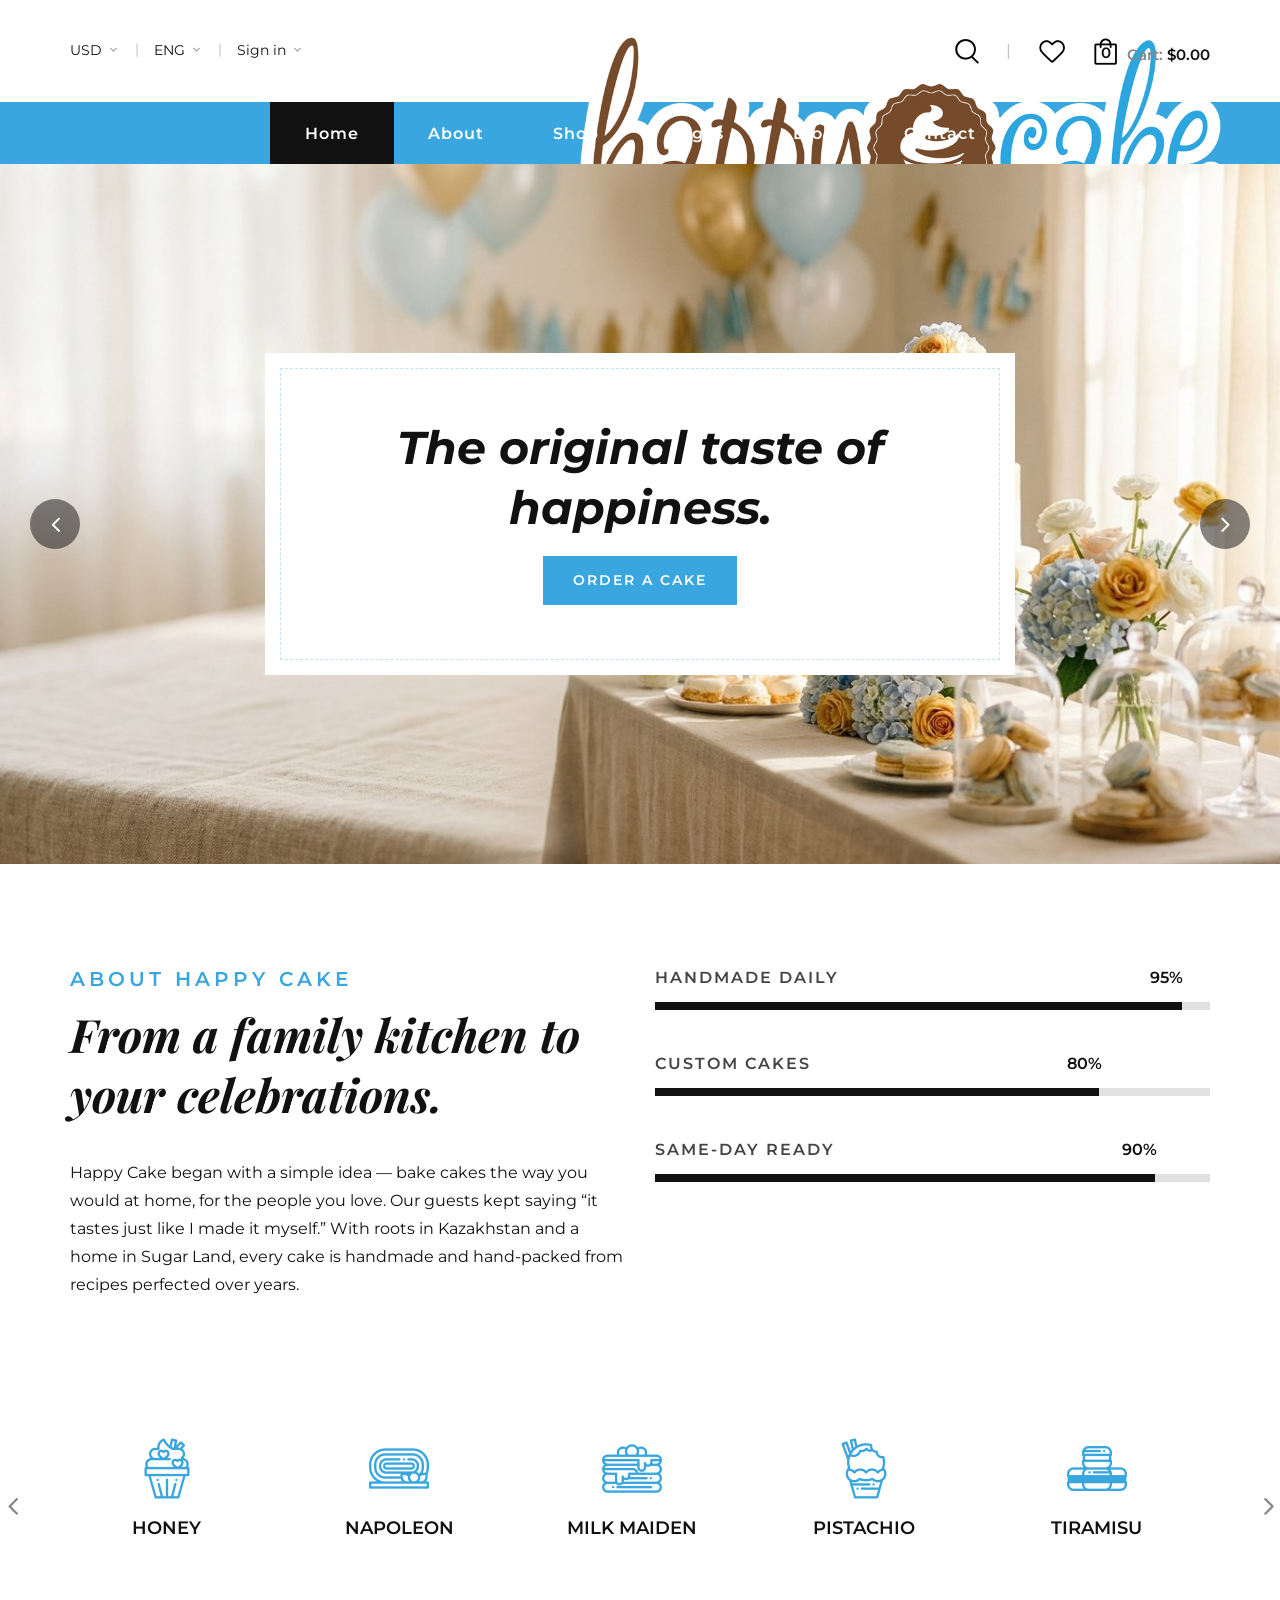
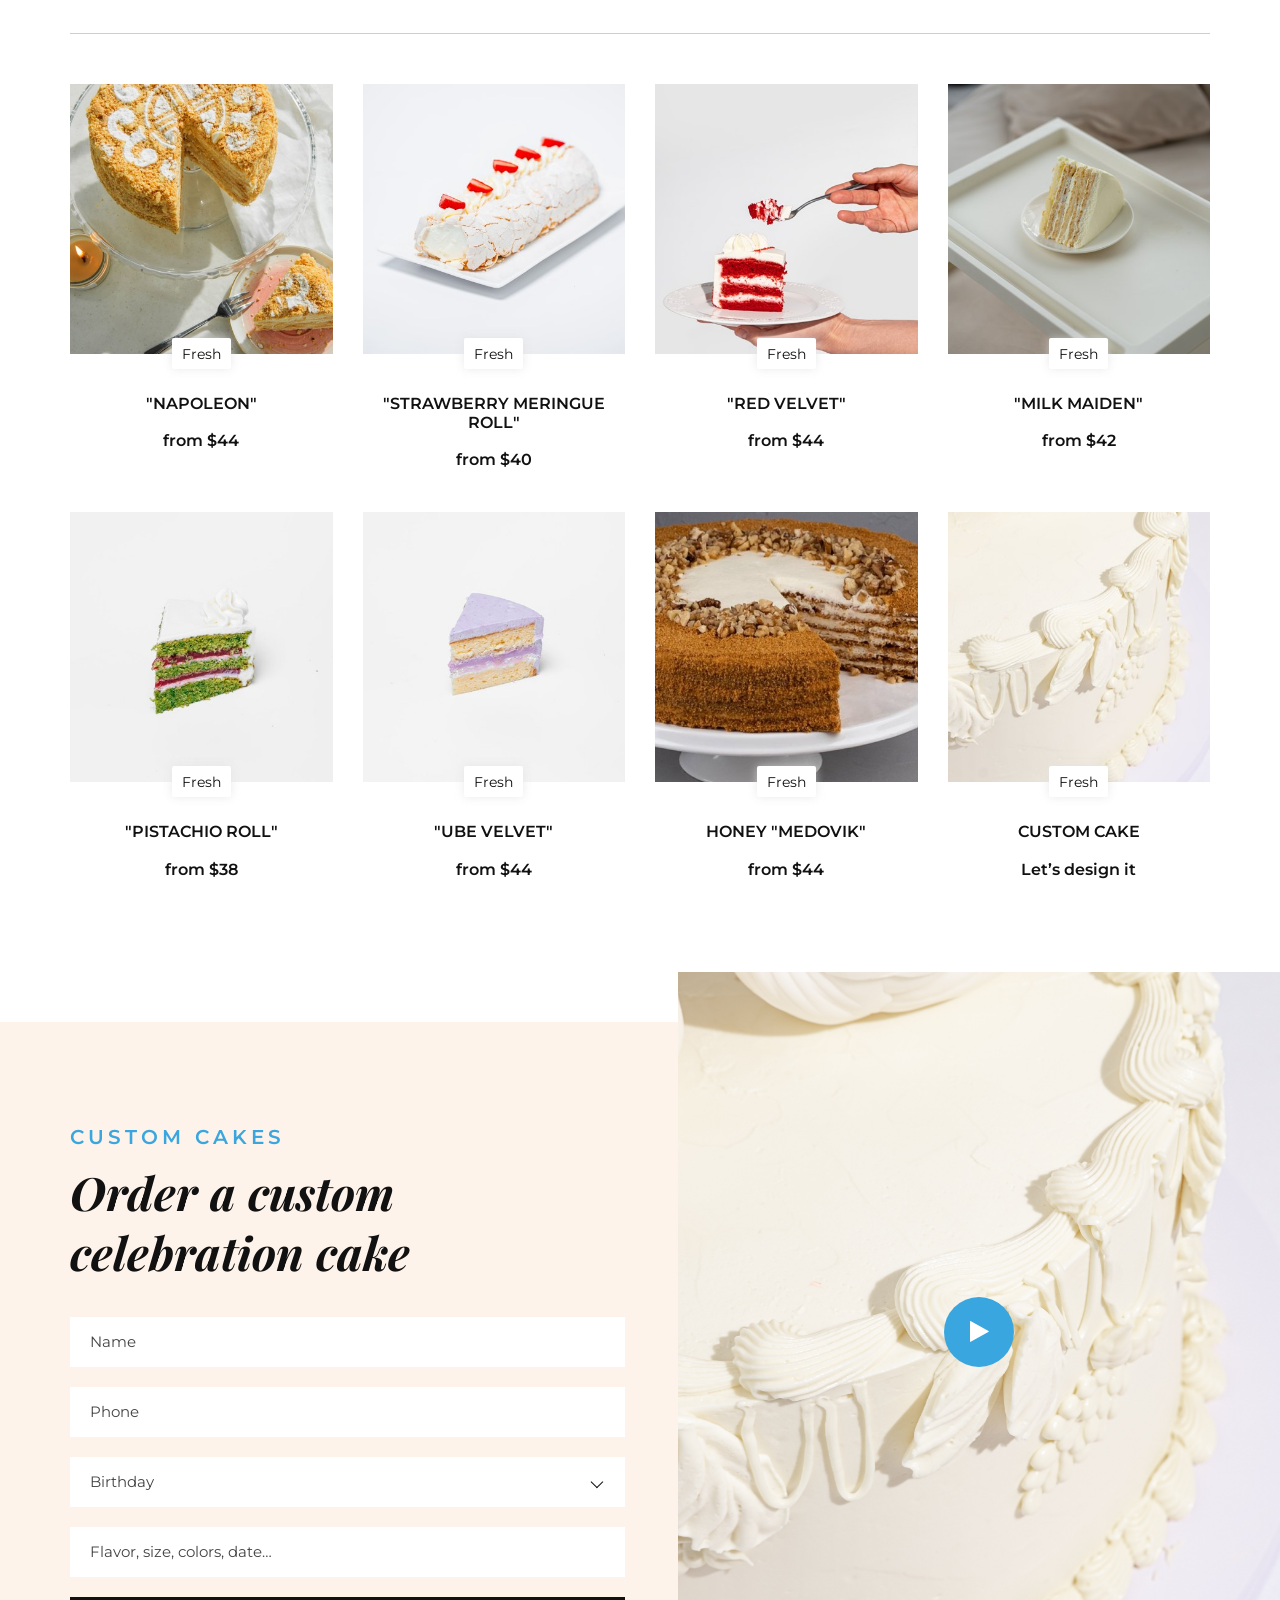
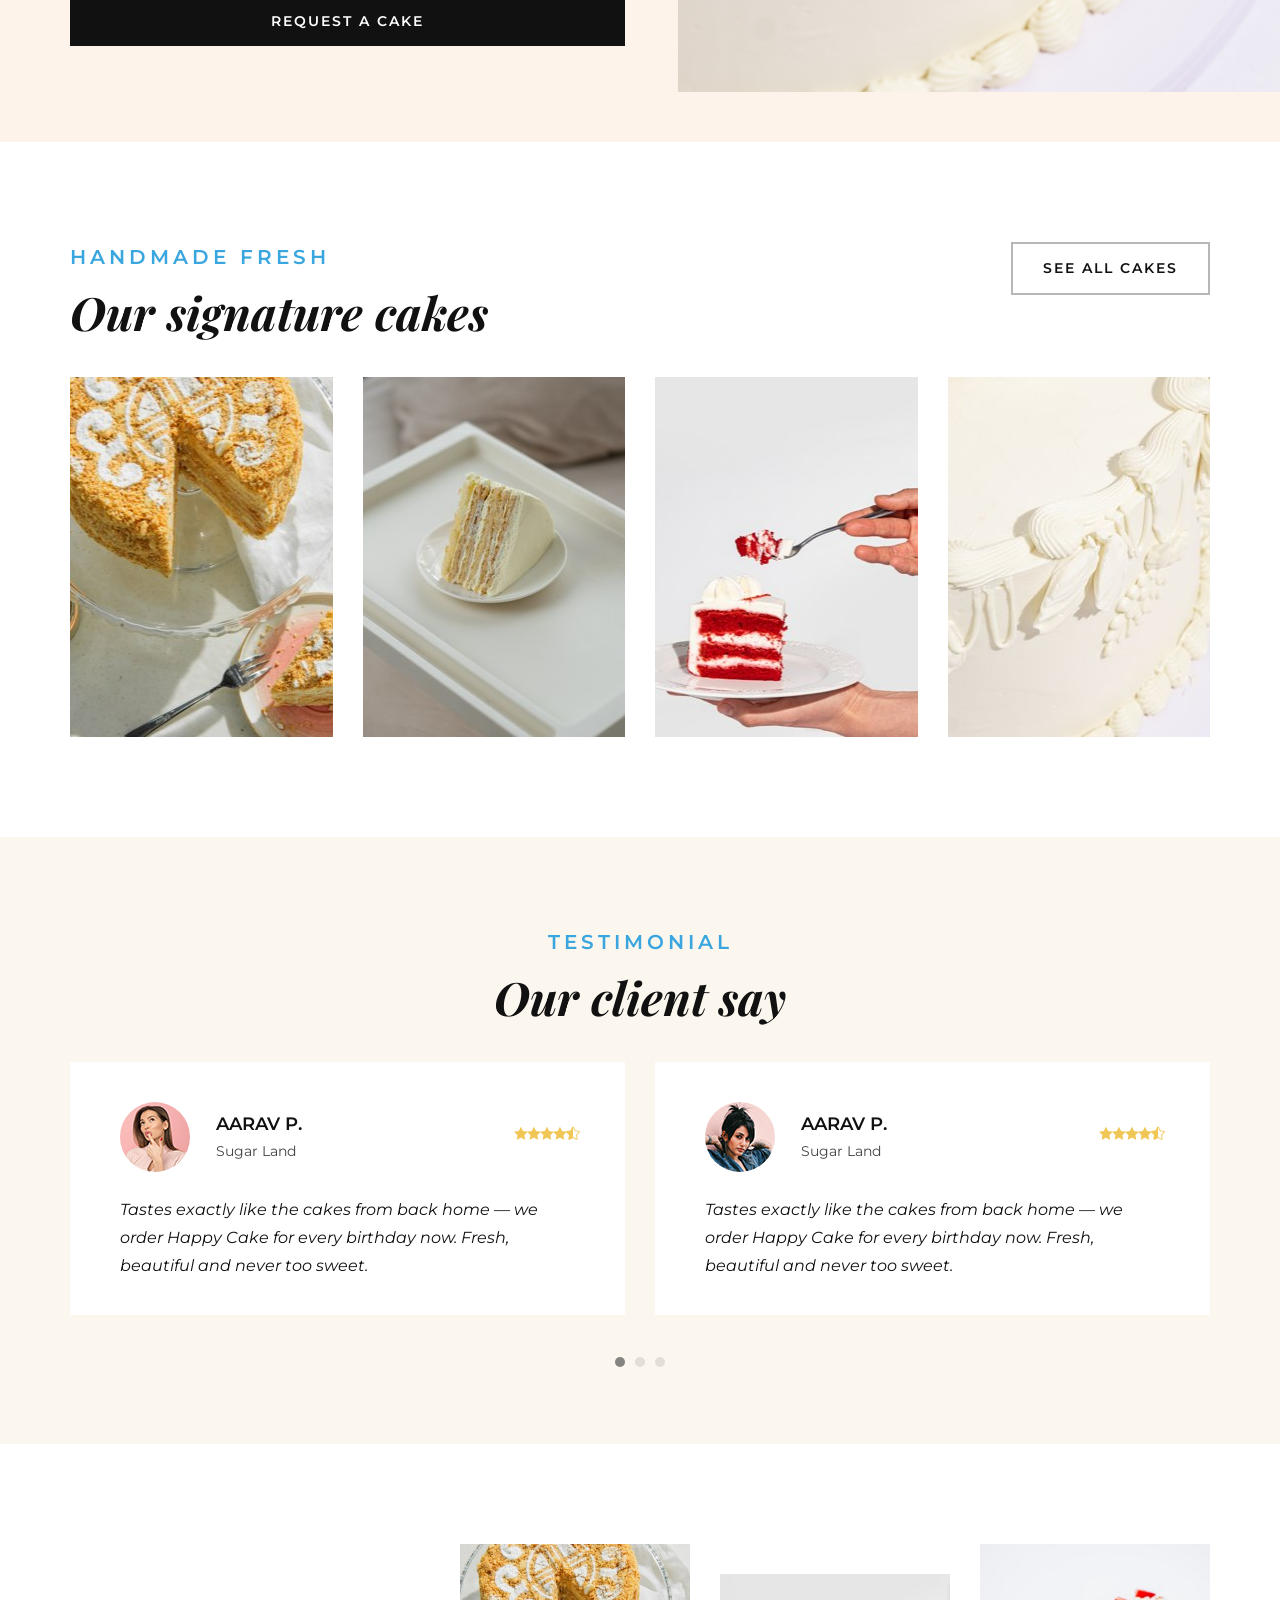
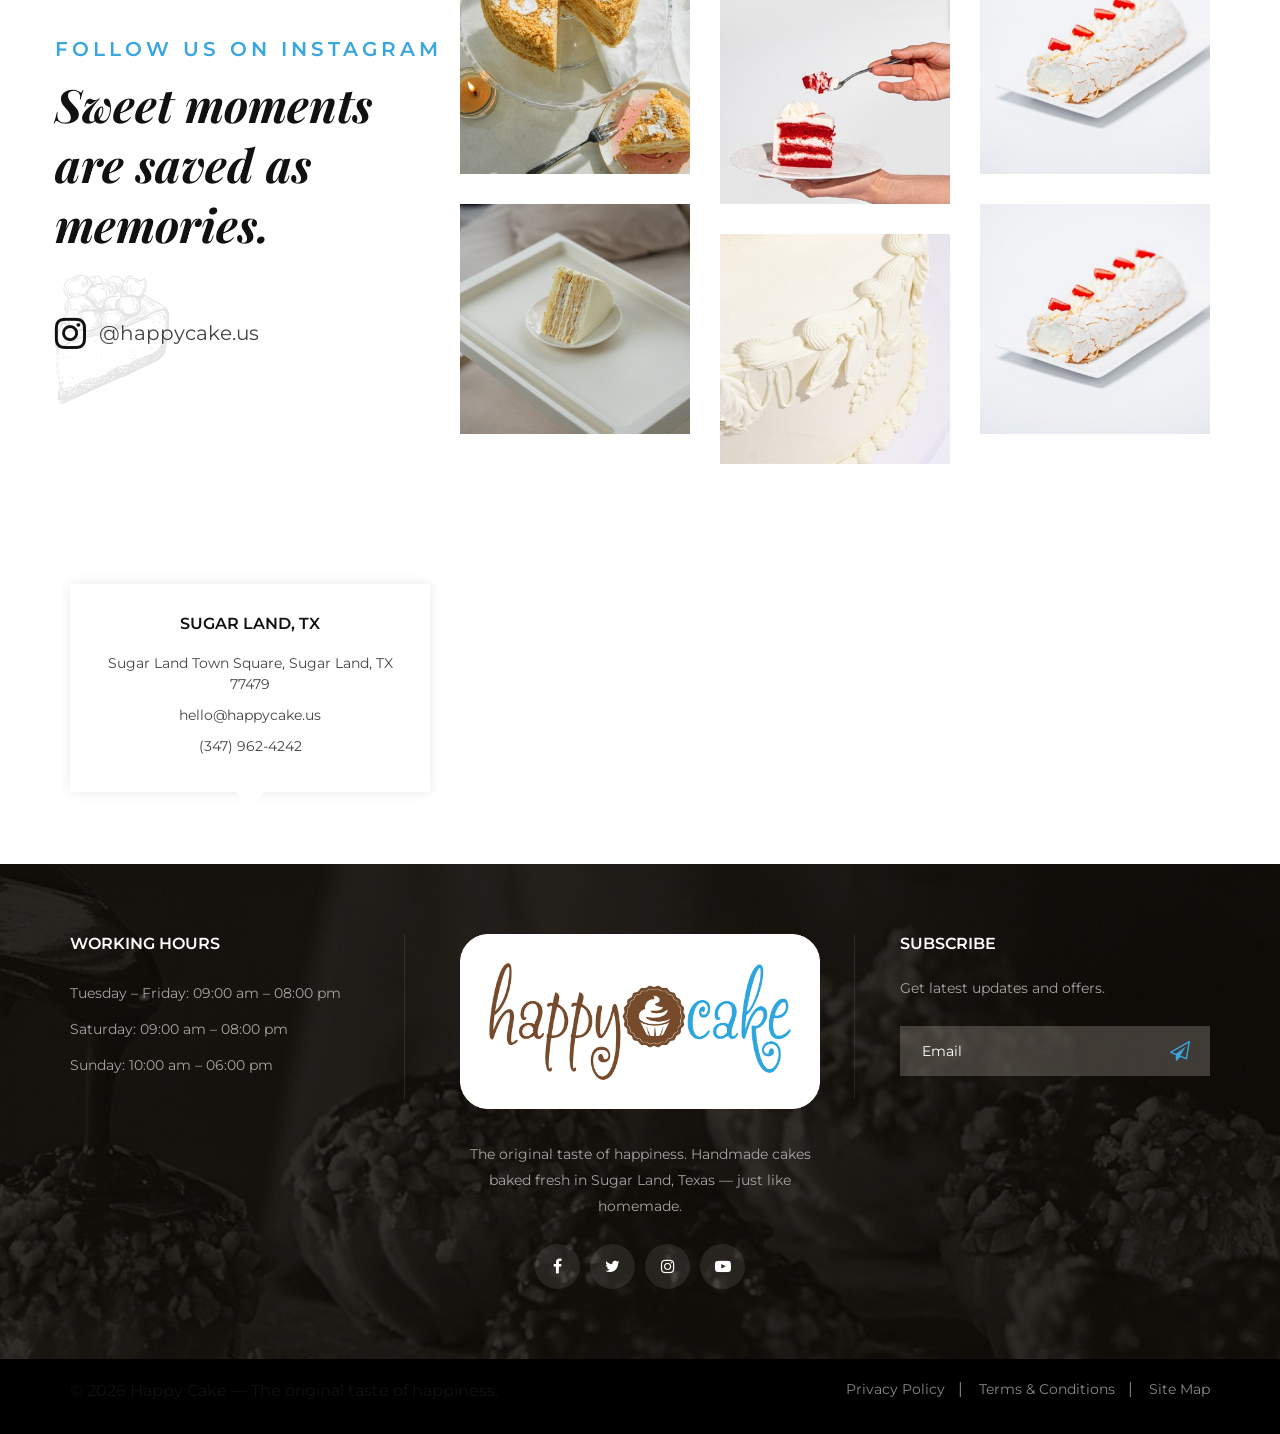
<file: index.html>
<!DOCTYPE html>
<html lang="zxx">

<head>
    <meta charset="UTF-8">
    <meta name="description" content="Happy Cake — handmade cakes baked fresh in Sugar Land, Texas. Honey Medovik, Napoleon, Milk Maiden, Pistachio Roll, Tiramisu & custom celebration cakes. Pickup & local delivery.">
    <meta name="keywords" content="Happy Cake, Sugar Land bakery, custom cakes, Medovik, Napoleon, birthday cake Sugar Land">
    <meta name="viewport" content="width=device-width, initial-scale=1.0">
    <meta http-equiv="X-UA-Compatible" content="ie=edge">
    <title>Happy Cake — The Original Taste of Happiness | Handmade Cakes in Sugar Land, TX</title>
    <link rel="icon" href="img/favicon.png" type="image/png">
    <link rel="canonical" href="https://happycake.us/">
    <meta property="og:title" content="Happy Cake — The Original Taste of Happiness">
    <meta property="og:type" content="website">
    <meta name="theme-color" content="#39a6df">

    <!-- Google Font -->
    <link href="https://fonts.googleapis.com/css2?family=Playfair+Display:wght@400;500;600;700;800;900&display=swap"
    rel="stylesheet">
    <link href="https://fonts.googleapis.com/css2?family=Montserrat:wght@300;400;500;600;700;800;900&display=swap"
    rel="stylesheet">

    <!-- Css Styles -->
    <link rel="stylesheet" href="css/bootstrap.min.css" type="text/css">
    <link rel="stylesheet" href="css/flaticon.css" type="text/css">
    <link rel="stylesheet" href="css/barfiller.css" type="text/css">
    <link rel="stylesheet" href="css/magnific-popup.css" type="text/css">
    <link rel="stylesheet" href="css/font-awesome.min.css" type="text/css">
    <link rel="stylesheet" href="css/elegant-icons.css" type="text/css">
    <link rel="stylesheet" href="css/nice-select.css" type="text/css">
    <link rel="stylesheet" href="css/owl.carousel.min.css" type="text/css">
    <link rel="stylesheet" href="css/slicknav.min.css" type="text/css">
    <link rel="stylesheet" href="css/style.css" type="text/css">
</head>

<body>
    <!-- Page Preloder -->
    <div id="preloder">
        <div class="loader"></div>
    </div>

    <!-- Offcanvas Menu Begin -->
    <div class="offcanvas-menu-overlay"></div>
    <div class="offcanvas-menu-wrapper">
        <div class="offcanvas__cart">
            <div class="offcanvas__cart__links">
                <a href="#" class="search-switch"><img src="img/icon/search.png" alt=""></a>
                <a href="#"><img src="img/icon/heart.png" alt=""></a>
            </div>
            <div class="offcanvas__cart__item">
                <a href="#"><img src="img/icon/cart.png" alt=""> <span>0</span></a>
                <div class="cart__price">Cart: <span>$0.00</span></div>
            </div>
        </div>
        <div class="offcanvas__logo">
            <a href="./index.html"><img src="img/logo.png" alt=""></a>
        </div>
        <div id="mobile-menu-wrap"></div>
        <div class="offcanvas__option">
            <ul>
                <li>USD <span class="arrow_carrot-down"></span>
                    <ul>
                        <li>EUR</li>
                        <li>USD</li>
                    </ul>
                </li>
                <li>ENG <span class="arrow_carrot-down"></span>
                    <ul>
                        <li>Spanish</li>
                        <li>ENG</li>
                    </ul>
                </li>
                <li><a href="#">Sign in</a> <span class="arrow_carrot-down"></span></li>
            </ul>
        </div>
    </div>
    <!-- Offcanvas Menu End -->

    <!-- Header Section Begin -->
    <header class="header">
        <div class="header__top">
            <div class="container">
                <div class="row">
                    <div class="col-lg-12">
                        <div class="header__top__inner">
                            <div class="header__top__left">
                                <ul>
                                    <li>USD <span class="arrow_carrot-down"></span>
                                        <ul>
                                            <li>EUR</li>
                                            <li>USD</li>
                                        </ul>
                                    </li>
                                    <li>ENG <span class="arrow_carrot-down"></span>
                                        <ul>
                                            <li>Spanish</li>
                                            <li>ENG</li>
                                        </ul>
                                    </li>
                                    <li><a href="#">Sign in</a> <span class="arrow_carrot-down"></span></li>
                                </ul>
                            </div>
                            <div class="header__logo">
                                <a href="./index.html"><img src="img/logo.png" alt=""></a>
                            </div>
                            <div class="header__top__right">
                                <div class="header__top__right__links">
                                    <a href="#" class="search-switch"><img src="img/icon/search.png" alt=""></a>
                                    <a href="#"><img src="img/icon/heart.png" alt=""></a>
                                </div>
                                <div class="header__top__right__cart">
                                    <a href="#"><img src="img/icon/cart.png" alt=""> <span>0</span></a>
                                    <div class="cart__price">Cart: <span>$0.00</span></div>
                                </div>
                            </div>
                        </div>
                    </div>
                </div>
                <div class="canvas__open"><i class="fa fa-bars"></i></div>
            </div>
        </div>
        <div class="container">
            <div class="row">
                <div class="col-lg-12">
                    <nav class="header__menu mobile-menu">
                        <ul>
                            <li class="active"><a href="./index.html">Home</a></li>
                            <li><a href="./about.html">About</a></li>
                            <li><a href="./shop.html">Shop</a></li>
                            <li><a href="#">Pages</a>
                                <ul class="dropdown">
                                    <li><a href="./shop-details.html">Shop Details</a></li>
                                    <li><a href="./shoping-cart.html">Shoping Cart</a></li>
                                    <li><a href="./checkout.html">Check Out</a></li>
                                    <li><a href="./wisslist.html">Wisslist</a></li>
                                    <li><a href="./Class.html">Class</a></li>
                                    <li><a href="./blog-details.html">Blog Details</a></li>
                                </ul>
                            </li>
                            <li><a href="./blog.html">Blog</a></li>
                            <li><a href="./contact.html">Contact</a></li>
                        </ul>
                    </nav>
                </div>
            </div>
        </div>
    </header>
    <!-- Header Section End -->

    <!-- Hero Section Begin -->
    <section class="hero">
        <div class="hero__slider owl-carousel">
            <div class="hero__item set-bg" data-setbg="img/hero/hero-1.jpg">
                <div class="container">
                    <div class="row d-flex justify-content-center">
                        <div class="col-lg-8">
                            <div class="hero__text">
                                <h2>The original taste of happiness.</h2>
                                <a href="shop.html" class="primary-btn">Order a cake</a>
                            </div>
                        </div>
                    </div>
                </div>
            </div>
            <div class="hero__item set-bg" data-setbg="img/hero/hero-1.jpg">
                <div class="container">
                    <div class="row d-flex justify-content-center">
                        <div class="col-lg-8">
                            <div class="hero__text">
                                <h2>The original taste of happiness.</h2>
                                <a href="shop.html" class="primary-btn">Order a cake</a>
                            </div>
                        </div>
                    </div>
                </div>
            </div>
        </div>
    </section>
    <!-- Hero Section End -->

    <!-- About Section Begin -->
    <section class="about spad">
        <div class="container">
            <div class="row">
                <div class="col-lg-6 col-md-6">
                    <div class="about__text">
                        <div class="section-title">
                            <span>About Happy Cake</span>
                            <h2>From a family kitchen to your celebrations.</h2>
                        </div>
                        <p>Happy Cake began with a simple idea — bake cakes the way you would at home, for the people you love. Our guests kept saying “it tastes just like I made it myself.” With roots in Kazakhstan and a home in Sugar Land, every cake is handmade and hand-packed from recipes perfected over years.</p>
                    </div>
                </div>
                <div class="col-lg-6 col-md-6">
                    <div class="about__bar">
                        <div class="about__bar__item">
                            <p>Handmade daily</p>
                            <div id="bar1" class="barfiller">
                                <div class="tipWrap"><span class="tip"></span></div>
                                <span class="fill" data-percentage="95"></span>
                            </div>
                        </div>
                        <div class="about__bar__item">
                            <p>Custom cakes</p>
                            <div id="bar2" class="barfiller">
                                <div class="tipWrap"><span class="tip"></span></div>
                                <span class="fill" data-percentage="80"></span>
                            </div>
                        </div>
                        <div class="about__bar__item">
                            <p>Same-day ready</p>
                            <div id="bar3" class="barfiller">
                                <div class="tipWrap"><span class="tip"></span></div>
                                <span class="fill" data-percentage="90"></span>
                            </div>
                        </div>
                    </div>
                </div>
            </div>
        </div>
    </section>
    <!-- About Section End -->

    <!-- Categories Section Begin -->
    <div class="categories">
        <div class="container">
            <div class="row">
                <div class="categories__slider owl-carousel">
                    <div class="categories__item">
                        <div class="categories__item__icon">
                            <span class="flaticon-029-cupcake-3"></span>
                            <h5>Honey</h5>
                        </div>
                    </div>
                    <div class="categories__item">
                        <div class="categories__item__icon">
                            <span class="flaticon-034-chocolate-roll"></span>
                            <h5>Napoleon</h5>
                        </div>
                    </div>
                    <div class="categories__item">
                        <div class="categories__item__icon">
                            <span class="flaticon-005-pancake"></span>
                            <h5>Milk Maiden</h5>
                        </div>
                    </div>
                    <div class="categories__item">
                        <div class="categories__item__icon">
                            <span class="flaticon-030-cupcake-2"></span>
                            <h5>Pistachio</h5>
                        </div>
                    </div>
                    <div class="categories__item">
                        <div class="categories__item__icon">
                            <span class="flaticon-006-macarons"></span>
                            <h5>Tiramisu</h5>
                        </div>
                    </div>
                    <div class="categories__item">
                        <div class="categories__item__icon">
                            <span class="flaticon-006-macarons"></span>
                            <h5>Custom</h5>
                        </div>
                    </div>
                </div>
            </div>
        </div>
    </div>
    <!-- Categories Section End -->

    <!-- Product Section Begin -->
    <section class="product spad">
        <div class="container">
            <div class="row">
                <div class="col-lg-3 col-md-6 col-sm-6">
                    <div class="product__item">
                        <div class="product__item__pic set-bg" data-setbg="img/shop/product-1.jpg">
                            <div class="product__label">
                                <span>Fresh</span>
                            </div>
                        </div>
                        <div class="product__item__text">
                            <h6><a href="shop.html">"Napoleon"</a></h6>
                            <div class="product__item__price">from $44</div>
                            <div class="cart_add">
                                <a href="#">Add to cart</a>
                            </div>
                        </div>
                    </div>
                </div>
                <div class="col-lg-3 col-md-6 col-sm-6">
                    <div class="product__item">
                        <div class="product__item__pic set-bg" data-setbg="img/shop/product-2.jpg">
                            <div class="product__label">
                                <span>Fresh</span>
                            </div>
                        </div>
                        <div class="product__item__text">
                            <h6><a href="shop.html">"Strawberry Meringue Roll"</a></h6>
                            <div class="product__item__price">from $40</div>
                            <div class="cart_add">
                                <a href="#">Add to cart</a>
                            </div>
                        </div>
                    </div>
                </div>
                <div class="col-lg-3 col-md-6 col-sm-6">
                    <div class="product__item">
                        <div class="product__item__pic set-bg" data-setbg="img/shop/product-3.jpg">
                            <div class="product__label">
                                <span>Fresh</span>
                            </div>
                        </div>
                        <div class="product__item__text">
                            <h6><a href="shop.html">"Red Velvet"</a></h6>
                            <div class="product__item__price">from $44</div>
                            <div class="cart_add">
                                <a href="#">Add to cart</a>
                            </div>
                        </div>
                    </div>
                </div>
                <div class="col-lg-3 col-md-6 col-sm-6">
                    <div class="product__item">
                        <div class="product__item__pic set-bg" data-setbg="img/shop/product-4.jpg">
                            <div class="product__label">
                                <span>Fresh</span>
                            </div>
                        </div>
                        <div class="product__item__text">
                            <h6><a href="shop.html">"Milk Maiden"</a></h6>
                            <div class="product__item__price">from $42</div>
                            <div class="cart_add">
                                <a href="#">Add to cart</a>
                            </div>
                        </div>
                    </div>
                </div>
                <div class="col-lg-3 col-md-6 col-sm-6">
                    <div class="product__item">
                        <div class="product__item__pic set-bg" data-setbg="img/shop/product-5.jpg">
                            <div class="product__label">
                                <span>Fresh</span>
                            </div>
                        </div>
                        <div class="product__item__text">
                            <h6><a href="shop.html">"Pistachio Roll"</a></h6>
                            <div class="product__item__price">from $38</div>
                            <div class="cart_add">
                                <a href="#">Add to cart</a>
                            </div>
                        </div>
                    </div>
                </div>
                <div class="col-lg-3 col-md-6 col-sm-6">
                    <div class="product__item">
                        <div class="product__item__pic set-bg" data-setbg="img/shop/product-6.jpg">
                            <div class="product__label">
                                <span>Fresh</span>
                            </div>
                        </div>
                        <div class="product__item__text">
                            <h6><a href="shop.html">"Ube Velvet"</a></h6>
                            <div class="product__item__price">from $44</div>
                            <div class="cart_add">
                                <a href="#">Add to cart</a>
                            </div>
                        </div>
                    </div>
                </div>
                <div class="col-lg-3 col-md-6 col-sm-6">
                    <div class="product__item">
                        <div class="product__item__pic set-bg" data-setbg="img/shop/product-7.jpg">
                            <div class="product__label">
                                <span>Fresh</span>
                            </div>
                        </div>
                        <div class="product__item__text">
                            <h6><a href="shop.html">Honey "Medovik"</a></h6>
                            <div class="product__item__price">from $44</div>
                            <div class="cart_add">
                                <a href="#">Add to cart</a>
                            </div>
                        </div>
                    </div>
                </div>
                <div class="col-lg-3 col-md-6 col-sm-6">
                    <div class="product__item">
                        <div class="product__item__pic set-bg" data-setbg="img/shop/product-8.jpg">
                            <div class="product__label">
                                <span>Fresh</span>
                            </div>
                        </div>
                        <div class="product__item__text">
                            <h6><a href="shop.html">Custom Cake</a></h6>
                            <div class="product__item__price">Let’s design it</div>
                            <div class="cart_add">
                                <a href="#">Add to cart</a>
                            </div>
                        </div>
                    </div>
                </div>
            </div>
        </div>
    </section>
    <!-- Product Section End -->

    <!-- Class Section Begin -->
    <section class="class spad">
        <div class="container">
            <div class="row">
                <div class="col-lg-6">
                    <div class="class__form">
                        <div class="section-title">
                            <span>Custom cakes</span>
                            <h2>Order a custom <br />celebration cake</h2>
                        </div>
                        <form action="#">
                            <input type="text" placeholder="Name">
                            <input type="text" placeholder="Phone">
                            <select>
                                <option value="">Birthday</option>
                                <option value="">Wedding</option>
                                <option value="">Kids / Theme</option>
                                <option value="">Other celebration</option>
                            </select>
                            <input type="text" placeholder="Flavor, size, colors, date…">
                            <button type="submit" class="site-btn">Request a cake</button>
                        </form>
                    </div>
                </div>
            </div>
            <div class="class__video set-bg" data-setbg="img/class-video.jpg">
                <a href="https://www.youtube.com/watch?v=8PJ3_p7VqHw&list=RD8PJ3_p7VqHw&start_radio=1"
                class="play-btn video-popup"><i class="fa fa-play"></i></a>
            </div>
        </div>
    </section>
    <!-- Class Section End -->

    <!-- Team Section Begin -->
    <section class="team spad">
        <div class="container">
            <div class="row">
                <div class="col-lg-7 col-md-7 col-sm-7">
                    <div class="section-title">
                        <span>Handmade fresh</span>
                        <h2>Our signature cakes</h2>
                    </div>
                </div>
                <div class="col-lg-5 col-md-5 col-sm-5">
                    <div class="team__btn">
                        <a href="shop.html" class="primary-btn">See all cakes</a>
                    </div>
                </div>
            </div>
            <div class="row">
                <div class="col-lg-3 col-md-6 col-sm-6">
                    <div class="team__item set-bg" data-setbg="img/team/team-1.jpg">
                        <div class="team__item__text">
                            <h6>Honey “Medovik”</h6>
                            <span>Bestseller</span>
                            <div class="team__item__social">
                                <a href="#"><i class="fa fa-facebook"></i></a>
                                <a href="#"><i class="fa fa-twitter"></i></a>
                                <a href="#"><i class="fa fa-instagram"></i></a>
                                <a href="#"><i class="fa fa-youtube-play"></i></a>
                            </div>
                        </div>
                    </div>
                </div>
                <div class="col-lg-3 col-md-6 col-sm-6">
                    <div class="team__item set-bg" data-setbg="img/team/team-2.jpg">
                        <div class="team__item__text">
                            <h6>“Milk Maiden”</h6>
                            <span>Light & airy</span>
                            <div class="team__item__social">
                                <a href="#"><i class="fa fa-facebook"></i></a>
                                <a href="#"><i class="fa fa-twitter"></i></a>
                                <a href="#"><i class="fa fa-instagram"></i></a>
                                <a href="#"><i class="fa fa-youtube-play"></i></a>
                            </div>
                        </div>
                    </div>
                </div>
                <div class="col-lg-3 col-md-6 col-sm-6">
                    <div class="team__item set-bg" data-setbg="img/team/team-3.jpg">
                        <div class="team__item__text">
                            <h6>“Napoleon”</h6>
                            <span>Family favorite</span>
                            <div class="team__item__social">
                                <a href="#"><i class="fa fa-facebook"></i></a>
                                <a href="#"><i class="fa fa-twitter"></i></a>
                                <a href="#"><i class="fa fa-instagram"></i></a>
                                <a href="#"><i class="fa fa-youtube-play"></i></a>
                            </div>
                        </div>
                    </div>
                </div>
                <div class="col-lg-3 col-md-6 col-sm-6">
                    <div class="team__item set-bg" data-setbg="img/team/team-4.jpg">
                        <div class="team__item__text">
                            <h6>“Ube Velvet”</h6>
                            <span>New favorite</span>
                            <div class="team__item__social">
                                <a href="#"><i class="fa fa-facebook"></i></a>
                                <a href="#"><i class="fa fa-twitter"></i></a>
                                <a href="#"><i class="fa fa-instagram"></i></a>
                                <a href="#"><i class="fa fa-youtube-play"></i></a>
                            </div>
                        </div>
                    </div>
                </div>
            </div>
        </div>
    </section>
    <!-- Team Section End -->

    <!-- Testimonial Section Begin -->
    <section class="testimonial spad">
        <div class="container">
            <div class="row">
                <div class="col-lg-12 text-center">
                    <div class="section-title">
                        <span>Testimonial</span>
                        <h2>Our client say</h2>
                    </div>
                </div>
            </div>
            <div class="row">
                <div class="testimonial__slider owl-carousel">
                    <div class="col-lg-6">
                        <div class="testimonial__item">
                            <div class="testimonial__author">
                                <div class="testimonial__author__pic">
                                    <img src="img/testimonial/ta-1.jpg" alt="">
                                </div>
                                <div class="testimonial__author__text">
                                    <h5>Aarav P.</h5>
                                    <span>Sugar Land</span>
                                </div>
                            </div>
                            <div class="rating">
                                <span class="icon_star"></span>
                                <span class="icon_star"></span>
                                <span class="icon_star"></span>
                                <span class="icon_star"></span>
                                <span class="icon_star-half_alt"></span>
                            </div>
                            <p>Tastes exactly like the cakes from back home — we order Happy Cake for every birthday now. Fresh, beautiful and never too sweet.</p>
                        </div>
                    </div>
                    <div class="col-lg-6">
                        <div class="testimonial__item">
                            <div class="testimonial__author">
                                <div class="testimonial__author__pic">
                                    <img src="img/testimonial/ta-2.jpg" alt="">
                                </div>
                                <div class="testimonial__author__text">
                                    <h5>Aarav P.</h5>
                                    <span>Sugar Land</span>
                                </div>
                            </div>
                            <div class="rating">
                                <span class="icon_star"></span>
                                <span class="icon_star"></span>
                                <span class="icon_star"></span>
                                <span class="icon_star"></span>
                                <span class="icon_star-half_alt"></span>
                            </div>
                            <p>Tastes exactly like the cakes from back home — we order Happy Cake for every birthday now. Fresh, beautiful and never too sweet.</p>
                        </div>
                    </div>
                    <div class="col-lg-6">
                        <div class="testimonial__item">
                            <div class="testimonial__author">
                                <div class="testimonial__author__pic">
                                    <img src="img/testimonial/ta-1.jpg" alt="">
                                </div>
                                <div class="testimonial__author__text">
                                    <h5>Maria G.</h5>
                                    <span>Missouri City</span>
                                </div>
                            </div>
                            <div class="rating">
                                <span class="icon_star"></span>
                                <span class="icon_star"></span>
                                <span class="icon_star"></span>
                                <span class="icon_star"></span>
                                <span class="icon_star-half_alt"></span>
                            </div>
                            <p>Tastes exactly like the cakes from back home — we order Happy Cake for every birthday now. Fresh, beautiful and never too sweet.</p>
                        </div>
                    </div>
                    <div class="col-lg-6">
                        <div class="testimonial__item">
                            <div class="testimonial__author">
                                <div class="testimonial__author__pic">
                                    <img src="img/testimonial/ta-2.jpg" alt="">
                                </div>
                                <div class="testimonial__author__text">
                                    <h5>Aarav P.</h5>
                                    <span>Sugar Land</span>
                                </div>
                            </div>
                            <div class="rating">
                                <span class="icon_star"></span>
                                <span class="icon_star"></span>
                                <span class="icon_star"></span>
                                <span class="icon_star"></span>
                                <span class="icon_star-half_alt"></span>
                            </div>
                            <p>Tastes exactly like the cakes from back home — we order Happy Cake for every birthday now. Fresh, beautiful and never too sweet.</p>
                        </div>
                    </div>
                    <div class="col-lg-6">
                        <div class="testimonial__item">
                            <div class="testimonial__author">
                                <div class="testimonial__author__pic">
                                    <img src="img/testimonial/ta-1.jpg" alt="">
                                </div>
                                <div class="testimonial__author__text">
                                    <h5>Maria G.</h5>
                                    <span>Missouri City</span>
                                </div>
                            </div>
                            <div class="rating">
                                <span class="icon_star"></span>
                                <span class="icon_star"></span>
                                <span class="icon_star"></span>
                                <span class="icon_star"></span>
                                <span class="icon_star-half_alt"></span>
                            </div>
                            <p>Tastes exactly like the cakes from back home — we order Happy Cake for every birthday now. Fresh, beautiful and never too sweet.</p>
                        </div>
                    </div>
                    <div class="col-lg-6">
                        <div class="testimonial__item">
                            <div class="testimonial__author">
                                <div class="testimonial__author__pic">
                                    <img src="img/testimonial/ta-2.jpg" alt="">
                                </div>
                                <div class="testimonial__author__text">
                                    <h5>Aarav P.</h5>
                                    <span>Sugar Land</span>
                                </div>
                            </div>
                            <div class="rating">
                                <span class="icon_star"></span>
                                <span class="icon_star"></span>
                                <span class="icon_star"></span>
                                <span class="icon_star"></span>
                                <span class="icon_star-half_alt"></span>
                            </div>
                            <p>Tastes exactly like the cakes from back home — we order Happy Cake for every birthday now. Fresh, beautiful and never too sweet.</p>
                        </div>
                    </div>
                </div>
            </div>
        </div>
    </section>
    <!-- Testimonial Section End -->

    <!-- Instagram Section Begin -->
    <section class="instagram spad">
        <div class="container">
            <div class="row">
                <div class="col-lg-4 p-0">
                    <div class="instagram__text">
                        <div class="section-title">
                            <span>Follow us on instagram</span>
                            <h2>Sweet moments are saved as memories.</h2>
                        </div>
                        <h5><i class="fa fa-instagram"></i> @happycake.us</h5>
                    </div>
                </div>
                <div class="col-lg-8">
                    <div class="row">
                        <div class="col-lg-4 col-md-4 col-sm-4 col-6">
                            <div class="instagram__pic">
                                <img src="img/instagram/instagram-1.jpg" alt="">
                            </div>
                        </div>
                        <div class="col-lg-4 col-md-4 col-sm-4 col-6">
                            <div class="instagram__pic middle__pic">
                                <img src="img/instagram/instagram-2.jpg" alt="">
                            </div>
                        </div>
                        <div class="col-lg-4 col-md-4 col-sm-4 col-6">
                            <div class="instagram__pic">
                                <img src="img/instagram/instagram-3.jpg" alt="">
                            </div>
                        </div>
                        <div class="col-lg-4 col-md-4 col-sm-4 col-6">
                            <div class="instagram__pic">
                                <img src="img/instagram/instagram-4.jpg" alt="">
                            </div>
                        </div>
                        <div class="col-lg-4 col-md-4 col-sm-4 col-6">
                            <div class="instagram__pic middle__pic">
                                <img src="img/instagram/instagram-5.jpg" alt="">
                            </div>
                        </div>
                        <div class="col-lg-4 col-md-4 col-sm-4 col-6">
                            <div class="instagram__pic">
                                <img src="img/instagram/instagram-3.jpg" alt="">
                            </div>
                        </div>
                    </div>
                </div>
            </div>
        </div>
    </section>
    <!-- Instagram Section End -->

    <!-- Map Begin -->
    <div class="map">
        <div class="container">
            <div class="row">
                <div class="col-lg-4 col-md-7">
                    <div class="map__inner">
                        <h6>Sugar Land, TX</h6>
                        <ul>
                            <li>Sugar Land Town Square, Sugar Land, TX 77479</li>
                            <li>hello@happycake.us</li>
                            <li>(347) 962-4242</li>
                        </ul>
                    </div>
                </div>
            </div>
        </div>
        <div class="map__iframe">
            <iframe src="https://www.google.com/maps/embed?pb=!1m14!1m12!1m3!1d10784.188505644011!2d19.053119335158936!3d47.48899529453826!2m3!1f0!2f0!3f0!3m2!1i1024!2i768!4f13.1!5e0!3m2!1sen!2sbd!4v1543907528304" height="300" style="border:0;" allowfullscreen="" aria-hidden="false" tabindex="0"></iframe>
        </div>
    </div>
    <!-- Map End -->

    <!-- Footer Section Begin -->
    <footer class="footer set-bg" data-setbg="img/footer-bg.jpg">
        <div class="container">
            <div class="row">
                <div class="col-lg-4 col-md-6 col-sm-6">
                    <div class="footer__widget">
                        <h6>WORKING HOURS</h6>
                        <ul>
                            <li>Tuesday – Friday: 09:00 am – 08:00 pm</li>
                            <li>Saturday: 09:00 am – 08:00 pm</li>
                            <li>Sunday: 10:00 am – 06:00 pm</li>
                        </ul>
                    </div>
                </div>
                <div class="col-lg-4 col-md-6 col-sm-6">
                    <div class="footer__about">
                        <div class="footer__logo">
                            <a href="#"><img src="img/footer-logo.png" alt=""></a>
                        </div>
                        <p>The original taste of happiness. Handmade cakes baked fresh in Sugar Land, Texas — just like homemade.</p>
                        <div class="footer__social">
                            <a href="#"><i class="fa fa-facebook"></i></a>
                            <a href="#"><i class="fa fa-twitter"></i></a>
                            <a href="#"><i class="fa fa-instagram"></i></a>
                            <a href="#"><i class="fa fa-youtube-play"></i></a>
                        </div>
                    </div>
                </div>
                <div class="col-lg-4 col-md-6 col-sm-6">
                    <div class="footer__newslatter">
                        <h6>Subscribe</h6>
                        <p>Get latest updates and offers.</p>
                        <form action="#">
                            <input type="text" placeholder="Email">
                            <button type="submit"><i class="fa fa-send-o"></i></button>
                        </form>
                    </div>
                </div>
            </div>
        </div>
        <div class="copyright">
            <div class="container">
                <div class="row">
                    <div class="col-lg-7">
                        <p class="footer-company-name">© 2026 Happy Cake — The original taste of happiness.</p>
                  </div>
                  <div class="col-lg-5">
                    <div class="copyright__widget">
                        <ul>
                            <li><a href="#">Privacy Policy</a></li>
                            <li><a href="#">Terms & Conditions</a></li>
                            <li><a href="#">Site Map</a></li>
                        </ul>
                    </div>
                </div>
            </div>
        </div>
    </div>
</footer>
<!-- Footer Section End -->

<!-- Search Begin -->
<div class="search-model">
    <div class="h-100 d-flex align-items-center justify-content-center">
        <div class="search-close-switch">+</div>
        <form class="search-model-form">
            <input type="text" id="search-input" placeholder="Search here.....">
        </form>
    </div>
</div>
<!-- Search End -->

<!-- Js Plugins -->
<script src="js/jquery-3.3.1.min.js"></script>
<script src="js/bootstrap.min.js"></script>
<script src="js/jquery.nice-select.min.js"></script>
<script src="js/jquery.barfiller.js"></script>
<script src="js/jquery.magnific-popup.min.js"></script>
<script src="js/jquery.slicknav.js"></script>
<script src="js/owl.carousel.min.js"></script>
<script src="js/jquery.nicescroll.min.js"></script>
<script src="js/main.js"></script>
</body>

</html>
</file>
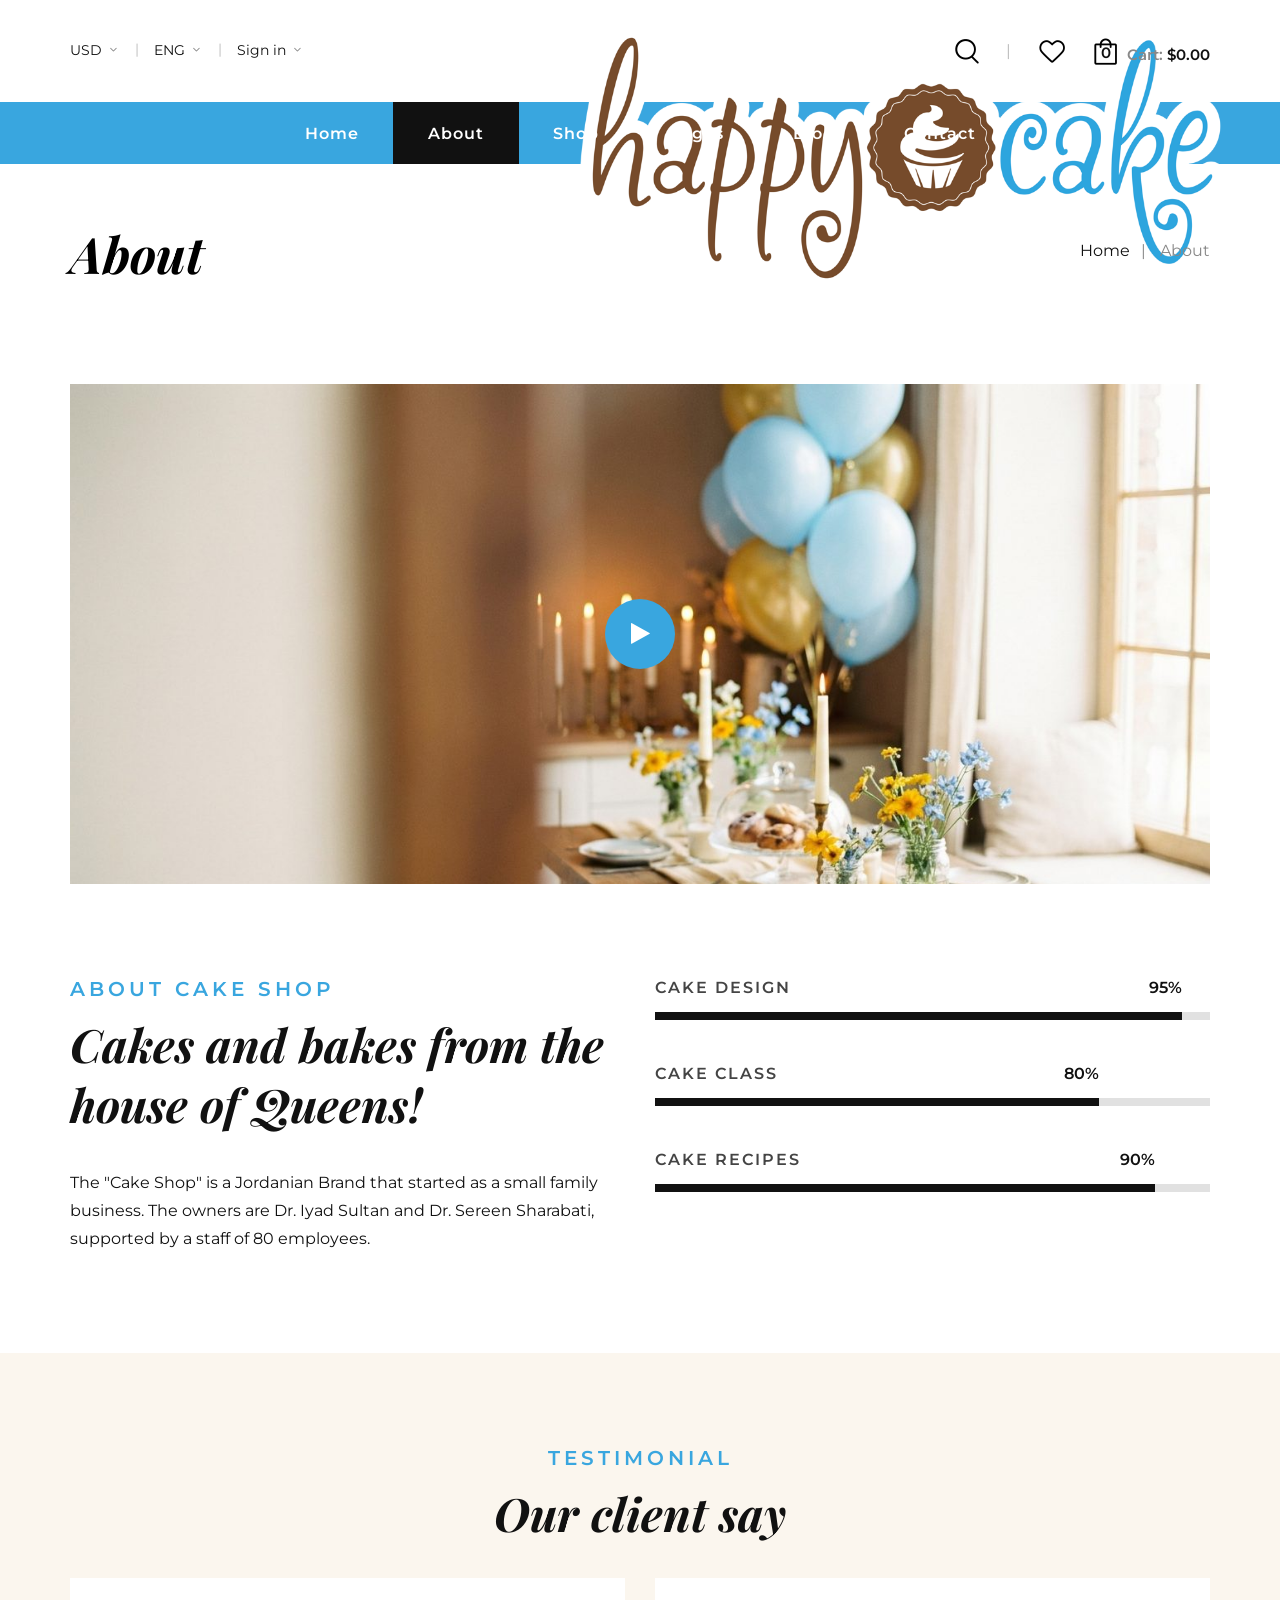
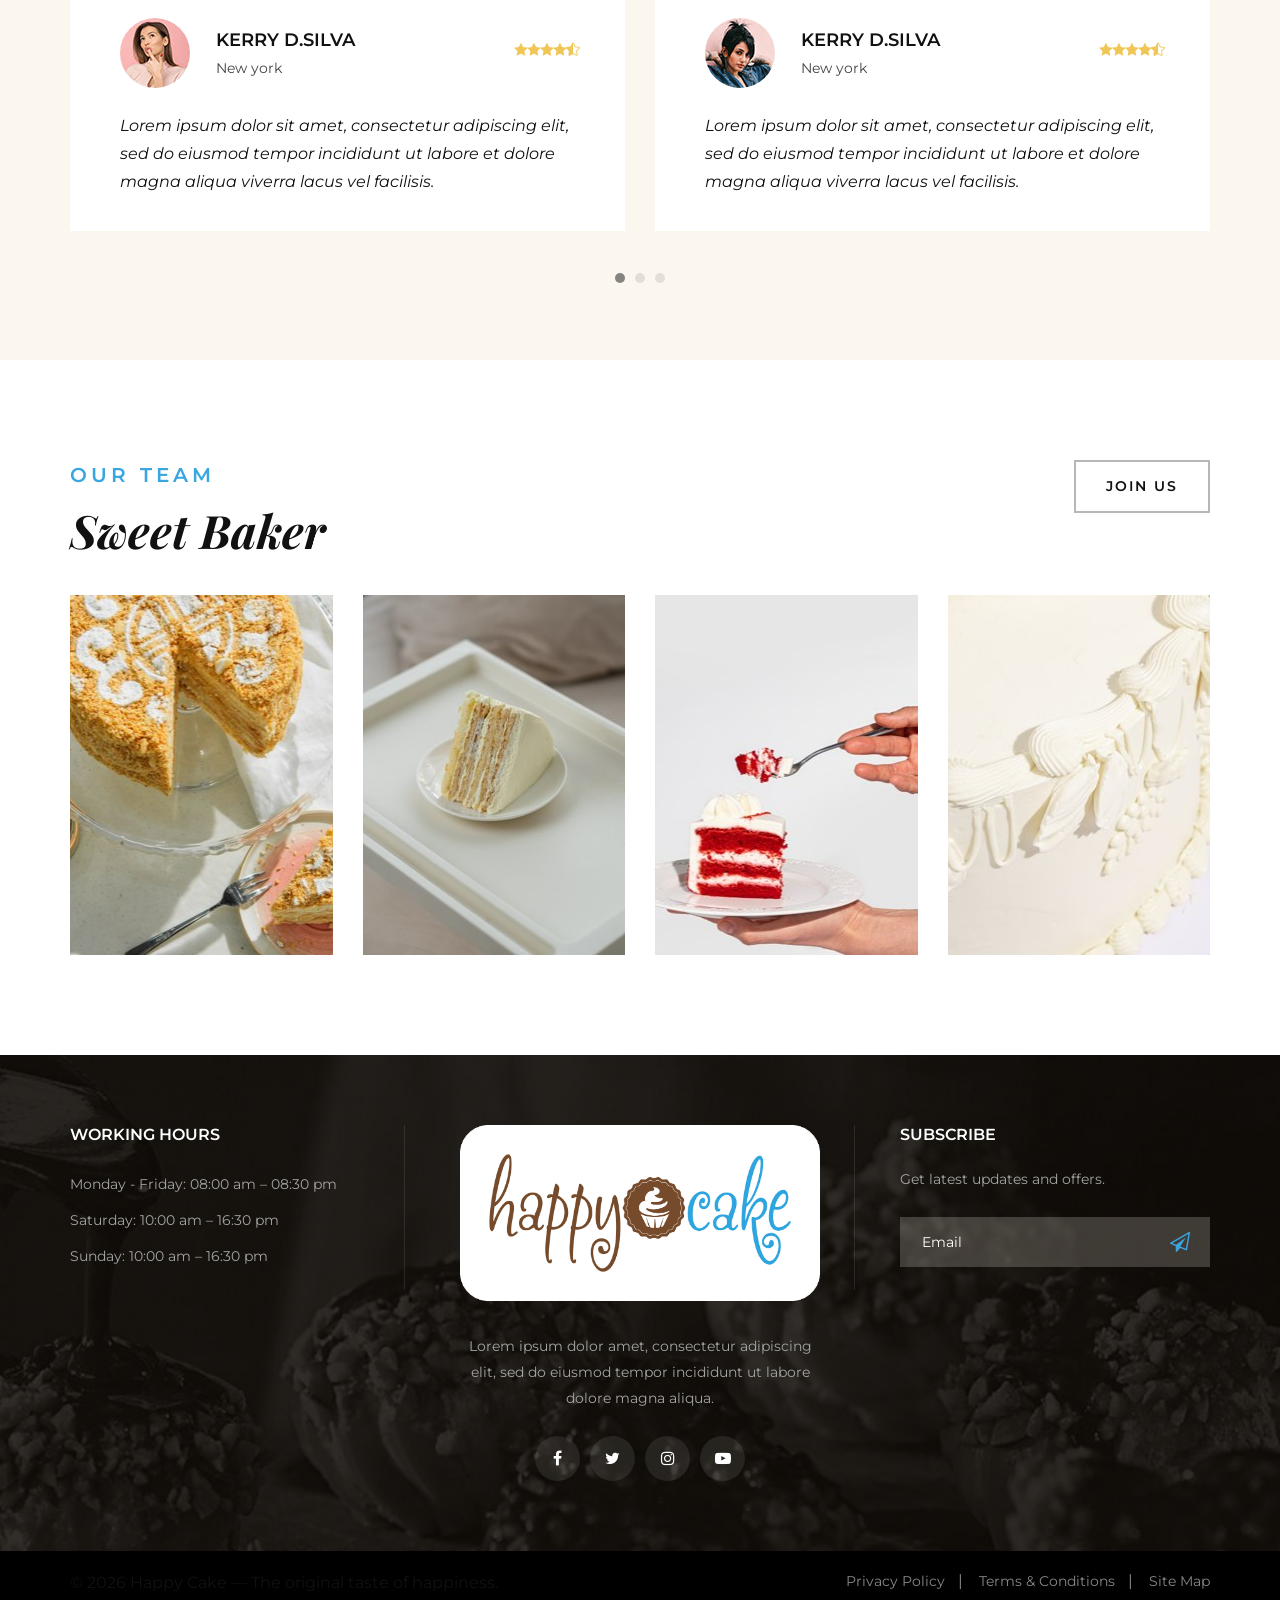
<file: about.html>
<!DOCTYPE html>
<html lang="zxx">

<head>
    <meta charset="UTF-8">
    <meta name="description" content="Cake Template">
    <meta name="keywords" content="Cake, unica, creative, html">
    <meta name="viewport" content="width=device-width, initial-scale=1.0">
    <meta http-equiv="X-UA-Compatible" content="ie=edge">
    <title>Happy Cake — Sugar Land, TX</title>

    <!-- Google Font -->
    <link href="https://fonts.googleapis.com/css2?family=Playfair+Display:wght@400;500;600;700;800;900&display=swap"
    rel="stylesheet">
    <link href="https://fonts.googleapis.com/css2?family=Montserrat:wght@300;400;500;600;700;800;900&display=swap"
    rel="stylesheet">

    <!-- Css Styles -->
    <link rel="stylesheet" href="css/bootstrap.min.css" type="text/css">
    <link rel="stylesheet" href="css/flaticon.css" type="text/css">
    <link rel="stylesheet" href="css/barfiller.css" type="text/css">
    <link rel="stylesheet" href="css/magnific-popup.css" type="text/css">
    <link rel="stylesheet" href="css/font-awesome.min.css" type="text/css">
    <link rel="stylesheet" href="css/elegant-icons.css" type="text/css">
    <link rel="stylesheet" href="css/nice-select.css" type="text/css">
    <link rel="stylesheet" href="css/owl.carousel.min.css" type="text/css">
    <link rel="stylesheet" href="css/slicknav.min.css" type="text/css">
    <link rel="stylesheet" href="css/style.css" type="text/css">
</head>

<body>
    <!-- Page Preloder -->
    <div id="preloder">
        <div class="loader"></div>
    </div>

    <!-- Offcanvas Menu Begin -->
    <div class="offcanvas-menu-overlay"></div>
    <div class="offcanvas-menu-wrapper">
        <div class="offcanvas__cart">
            <div class="offcanvas__cart__links">
                <a href="#" class="search-switch"><img src="img/icon/search.png" alt=""></a>
                <a href="#"><img src="img/icon/heart.png" alt=""></a>
            </div>
            <div class="offcanvas__cart__item">
                <a href="#"><img src="img/icon/cart.png" alt=""> <span>0</span></a>
                <div class="cart__price">Cart: <span>$0.00</span></div>
            </div>
        </div>
        <div class="offcanvas__logo">
            <a href="./index.html"><img src="img/logo.png" alt=""></a>
        </div>
        <div id="mobile-menu-wrap"></div>
        <div class="offcanvas__option">
            <ul>
                <li>USD <span class="arrow_carrot-down"></span>
                    <ul>
                        <li>EUR</li>
                        <li>USD</li>
                    </ul>
                </li>
                <li>ENG <span class="arrow_carrot-down"></span>
                    <ul>
                        <li>Spanish</li>
                        <li>ENG</li>
                    </ul>
                </li>
                <li><a href="#">Sign in</a> <span class="arrow_carrot-down"></span></li>
            </ul>
        </div>
    </div>
    <!-- Offcanvas Menu End -->

    <!-- Header Section Begin -->
    <header class="header">
        <div class="header__top">
            <div class="container">
                <div class="row">
                    <div class="col-lg-12">
                        <div class="header__top__inner">
                            <div class="header__top__left">
                                <ul>
                                    <li>USD <span class="arrow_carrot-down"></span>
                                        <ul>
                                            <li>EUR</li>
                                            <li>USD</li>
                                        </ul>
                                    </li>
                                    <li>ENG <span class="arrow_carrot-down"></span>
                                        <ul>
                                            <li>Spanish</li>
                                            <li>ENG</li>
                                        </ul>
                                    </li>
                                    <li><a href="#">Sign in</a> <span class="arrow_carrot-down"></span></li>
                                </ul>
                            </div>
                            <div class="header__logo">
                                <a href="./index.html"><img src="img/logo.png" alt=""></a>
                            </div>
                            <div class="header__top__right">
                                <div class="header__top__right__links">
                                    <a href="#" class="search-switch"><img src="img/icon/search.png" alt=""></a>
                                    <a href="#"><img src="img/icon/heart.png" alt=""></a>
                                </div>
                                <div class="header__top__right__cart">
                                    <a href="#"><img src="img/icon/cart.png" alt=""> <span>0</span></a>
                                    <div class="cart__price">Cart: <span>$0.00</span></div>
                                </div>
                            </div>
                        </div>
                    </div>
                </div>
                <div class="canvas__open"><i class="fa fa-bars"></i></div>
            </div>
        </div>
        <div class="container">
            <div class="row">
                <div class="col-lg-12">
                    <nav class="header__menu mobile-menu">
                        <ul>
                            <li><a href="./index.html">Home</a></li>
                            <li class="active"><a href="./about.html">About</a></li>
                            <li><a href="./shop.html">Shop</a></li>
                            <li><a href="#">Pages</a>
                                <ul class="dropdown">
                                    <li><a href="./shop-details.html">Shop Details</a></li>
                                    <li><a href="./shoping-cart.html">Shoping Cart</a></li>
                                    <li><a href="./checkout.html">Check Out</a></li>
                                    <li><a href="./wisslist.html">Wisslist</a></li>
                                    <li><a href="./Class.html">Class</a></li>
                                    <li><a href="./blog-details.html">Blog Details</a></li>
                                </ul>
                            </li>
                            <li><a href="./blog.html">Blog</a></li>
                            <li><a href="./contact.html">Contact</a></li>
                        </ul>
                    </nav>
                </div>
            </div>
        </div>
    </header>
    <!-- Header Section End -->

    <!-- Breadcrumb Begin -->
    <div class="breadcrumb-option">
        <div class="container">
            <div class="row">
                <div class="col-lg-6 col-md-6 col-sm-6">
                    <div class="breadcrumb__text">
                        <h2>About</h2>
                    </div>
                </div>
                <div class="col-lg-6 col-md-6 col-sm-6">
                    <div class="breadcrumb__links">
                        <a href="./index.html">Home</a>
                        <span>About</span>
                    </div>
                </div>
            </div>
        </div>
    </div>
    <!-- Breadcrumb End -->

    <!-- About Section Begin -->
    <section class="about spad">
        <div class="container">
            <div class="row">
                <div class="col-lg-12">
                    <div class="about__video set-bg" data-setbg="img/about-video.jpg">
                        <a href="https://www.youtube.com/watch?v=8PJ3_p7VqHw&list=RD8PJ3_p7VqHw&start_radio=1"
                        class="play-btn video-popup"><i class="fa fa-play"></i></a>
                    </div>
                </div>
            </div>
            <div class="row">
                <div class="col-lg-6 col-md-6">
                    <div class="about__text">
                        <div class="section-title">
                            <span>About Cake shop</span>
                            <h2>Cakes and bakes from the house of Queens!</h2>
                        </div>
                        <p>The "Cake Shop" is a Jordanian Brand that started as a small family business. The owners are
                        Dr. Iyad Sultan and Dr. Sereen Sharabati, supported by a staff of 80 employees.</p>
                    </div>
                </div>
                <div class="col-lg-6 col-md-6">
                    <div class="about__bar">
                        <div class="about__bar__item">
                            <p>Cake design</p>
                            <div id="bar1" class="barfiller">
                                <div class="tipWrap"><span class="tip"></span></div>
                                <span class="fill" data-percentage="95"></span>
                            </div>
                        </div>
                        <div class="about__bar__item">
                            <p>Cake Class</p>
                            <div id="bar2" class="barfiller">
                                <div class="tipWrap"><span class="tip"></span></div>
                                <span class="fill" data-percentage="80"></span>
                            </div>
                        </div>
                        <div class="about__bar__item">
                            <p>Cake Recipes</p>
                            <div id="bar3" class="barfiller">
                                <div class="tipWrap"><span class="tip"></span></div>
                                <span class="fill" data-percentage="90"></span>
                            </div>
                        </div>
                    </div>
                </div>
            </div>
        </div>
    </section>
    <!-- About Section End -->

    <!-- Testimonial Section Begin -->
    <section class="testimonial spad">
        <div class="container">
            <div class="row">
                <div class="col-lg-12 text-center">
                    <div class="section-title">
                        <span>Testimonial</span>
                        <h2>Our client say</h2>
                    </div>
                </div>
            </div>
            <div class="row">
                <div class="testimonial__slider owl-carousel">
                    <div class="col-lg-6">
                        <div class="testimonial__item">
                            <div class="testimonial__author">
                                <div class="testimonial__author__pic">
                                    <img src="img/testimonial/ta-1.jpg" alt="">
                                </div>
                                <div class="testimonial__author__text">
                                    <h5>Kerry D.Silva</h5>
                                    <span>New york</span>
                                </div>
                            </div>
                            <div class="rating">
                                <span class="icon_star"></span>
                                <span class="icon_star"></span>
                                <span class="icon_star"></span>
                                <span class="icon_star"></span>
                                <span class="icon_star-half_alt"></span>
                            </div>
                            <p>Lorem ipsum dolor sit amet, consectetur adipiscing elit, sed do eiusmod tempor incididunt
                            ut labore et dolore magna aliqua viverra lacus vel facilisis.</p>
                        </div>
                    </div>
                    <div class="col-lg-6">
                        <div class="testimonial__item">
                            <div class="testimonial__author">
                                <div class="testimonial__author__pic">
                                    <img src="img/testimonial/ta-2.jpg" alt="">
                                </div>
                                <div class="testimonial__author__text">
                                    <h5>Kerry D.Silva</h5>
                                    <span>New york</span>
                                </div>
                            </div>
                            <div class="rating">
                                <span class="icon_star"></span>
                                <span class="icon_star"></span>
                                <span class="icon_star"></span>
                                <span class="icon_star"></span>
                                <span class="icon_star-half_alt"></span>
                            </div>
                            <p>Lorem ipsum dolor sit amet, consectetur adipiscing elit, sed do eiusmod tempor incididunt
                            ut labore et dolore magna aliqua viverra lacus vel facilisis.</p>
                        </div>
                    </div>
                    <div class="col-lg-6">
                        <div class="testimonial__item">
                            <div class="testimonial__author">
                                <div class="testimonial__author__pic">
                                    <img src="img/testimonial/ta-1.jpg" alt="">
                                </div>
                                <div class="testimonial__author__text">
                                    <h5>Ophelia Nunez</h5>
                                    <span>London</span>
                                </div>
                            </div>
                            <div class="rating">
                                <span class="icon_star"></span>
                                <span class="icon_star"></span>
                                <span class="icon_star"></span>
                                <span class="icon_star"></span>
                                <span class="icon_star-half_alt"></span>
                            </div>
                            <p>Lorem ipsum dolor sit amet, consectetur adipiscing elit, sed do eiusmod tempor incididunt
                            ut labore et dolore magna aliqua viverra lacus vel facilisis.</p>
                        </div>
                    </div>
                    <div class="col-lg-6">
                        <div class="testimonial__item">
                            <div class="testimonial__author">
                                <div class="testimonial__author__pic">
                                    <img src="img/testimonial/ta-2.jpg" alt="">
                                </div>
                                <div class="testimonial__author__text">
                                    <h5>Kerry D.Silva</h5>
                                    <span>New york</span>
                                </div>
                            </div>
                            <div class="rating">
                                <span class="icon_star"></span>
                                <span class="icon_star"></span>
                                <span class="icon_star"></span>
                                <span class="icon_star"></span>
                                <span class="icon_star-half_alt"></span>
                            </div>
                            <p>Lorem ipsum dolor sit amet, consectetur adipiscing elit, sed do eiusmod tempor incididunt
                            ut labore et dolore magna aliqua viverra lacus vel facilisis.</p>
                        </div>
                    </div>
                    <div class="col-lg-6">
                        <div class="testimonial__item">
                            <div class="testimonial__author">
                                <div class="testimonial__author__pic">
                                    <img src="img/testimonial/ta-1.jpg" alt="">
                                </div>
                                <div class="testimonial__author__text">
                                    <h5>Ophelia Nunez</h5>
                                    <span>London</span>
                                </div>
                            </div>
                            <div class="rating">
                                <span class="icon_star"></span>
                                <span class="icon_star"></span>
                                <span class="icon_star"></span>
                                <span class="icon_star"></span>
                                <span class="icon_star-half_alt"></span>
                            </div>
                            <p>Lorem ipsum dolor sit amet, consectetur adipiscing elit, sed do eiusmod tempor incididunt
                            ut labore et dolore magna aliqua viverra lacus vel facilisis.</p>
                        </div>
                    </div>
                    <div class="col-lg-6">
                        <div class="testimonial__item">
                            <div class="testimonial__author">
                                <div class="testimonial__author__pic">
                                    <img src="img/testimonial/ta-2.jpg" alt="">
                                </div>
                                <div class="testimonial__author__text">
                                    <h5>Kerry D.Silva</h5>
                                    <span>New york</span>
                                </div>
                            </div>
                            <div class="rating">
                                <span class="icon_star"></span>
                                <span class="icon_star"></span>
                                <span class="icon_star"></span>
                                <span class="icon_star"></span>
                                <span class="icon_star-half_alt"></span>
                            </div>
                            <p>Lorem ipsum dolor sit amet, consectetur adipiscing elit, sed do eiusmod tempor incididunt
                            ut labore et dolore magna aliqua viverra lacus vel facilisis.</p>
                        </div>
                    </div>
                </div>
            </div>
        </div>
    </section>
    <!-- Testimonial Section End -->

    <!-- Team Section Begin -->
    <section class="team spad">
        <div class="container">
            <div class="row">
                <div class="col-lg-7 col-md-7 col-sm-7">
                    <div class="section-title">
                        <span>Our team</span>
                        <h2>Sweet Baker </h2>
                    </div>
                </div>
                <div class="col-lg-5 col-md-5 col-sm-5">
                    <div class="team__btn">
                        <a href="#" class="primary-btn">Join Us</a>
                    </div>
                </div>
            </div>
            <div class="row">
                <div class="col-lg-3  col-md-6 col-sm-6">
                    <div class="team__item set-bg" data-setbg="img/team/team-1.jpg">
                        <div class="team__item__text">
                            <h6>Randy Butler</h6>
                            <span>Decorater</span>
                            <div class="team__item__social">
                                <a href="#"><i class="fa fa-facebook"></i></a>
                                <a href="#"><i class="fa fa-twitter"></i></a>
                                <a href="#"><i class="fa fa-instagram"></i></a>
                                <a href="#"><i class="fa fa-youtube-play"></i></a>
                            </div>
                        </div>
                    </div>
                </div>
                <div class="col-lg-3  col-md-6 col-sm-6">
                    <div class="team__item set-bg" data-setbg="img/team/team-2.jpg">
                        <div class="team__item__text">
                            <h6>Randy Butler</h6>
                            <span>Decorater</span>
                            <div class="team__item__social">
                                <a href="#"><i class="fa fa-facebook"></i></a>
                                <a href="#"><i class="fa fa-twitter"></i></a>
                                <a href="#"><i class="fa fa-instagram"></i></a>
                                <a href="#"><i class="fa fa-youtube-play"></i></a>
                            </div>
                        </div>
                    </div>
                </div>
                <div class="col-lg-3  col-md-6 col-sm-6">
                    <div class="team__item set-bg" data-setbg="img/team/team-3.jpg">
                        <div class="team__item__text">
                            <h6>Randy Butler</h6>
                            <span>Decorater</span>
                            <div class="team__item__social">
                                <a href="#"><i class="fa fa-facebook"></i></a>
                                <a href="#"><i class="fa fa-twitter"></i></a>
                                <a href="#"><i class="fa fa-instagram"></i></a>
                                <a href="#"><i class="fa fa-youtube-play"></i></a>
                            </div>
                        </div>
                    </div>
                </div>
                <div class="col-lg-3  col-md-6 col-sm-6">
                    <div class="team__item set-bg" data-setbg="img/team/team-4.jpg">
                        <div class="team__item__text">
                            <h6>Randy Butler</h6>
                            <span>Decorater</span>
                            <div class="team__item__social">
                                <a href="#"><i class="fa fa-facebook"></i></a>
                                <a href="#"><i class="fa fa-twitter"></i></a>
                                <a href="#"><i class="fa fa-instagram"></i></a>
                                <a href="#"><i class="fa fa-youtube-play"></i></a>
                            </div>
                        </div>
                    </div>
                </div>
            </div>
        </div>
    </section>
    <!-- Team Section End -->

    <!-- Footer Section Begin -->
    <footer class="footer set-bg" data-setbg="img/footer-bg.jpg">
        <div class="container">
            <div class="row">
                <div class="col-lg-4 col-md-6 col-sm-6">
                    <div class="footer__widget">
                        <h6>WORKING HOURS</h6>
                        <ul>
                            <li>Monday - Friday: 08:00 am – 08:30 pm</li>
                            <li>Saturday: 10:00 am – 16:30 pm</li>
                            <li>Sunday: 10:00 am – 16:30 pm</li>
                        </ul>
                    </div>
                </div>
                <div class="col-lg-4 col-md-6 col-sm-6">
                    <div class="footer__about">
                        <div class="footer__logo">
                            <a href="#"><img src="img/footer-logo.png" alt=""></a>
                        </div>
                        <p>Lorem ipsum dolor amet, consectetur adipiscing elit, sed do eiusmod tempor incididunt ut
                        labore dolore magna aliqua.</p>
                        <div class="footer__social">
                            <a href="#"><i class="fa fa-facebook"></i></a>
                            <a href="#"><i class="fa fa-twitter"></i></a>
                            <a href="#"><i class="fa fa-instagram"></i></a>
                            <a href="#"><i class="fa fa-youtube-play"></i></a>
                        </div>
                    </div>
                </div>
                <div class="col-lg-4 col-md-6 col-sm-6">
                    <div class="footer__newslatter">
                        <h6>Subscribe</h6>
                        <p>Get latest updates and offers.</p>
                        <form action="#">
                            <input type="text" placeholder="Email">
                            <button type="submit"><i class="fa fa-send-o"></i></button>
                        </form>
                    </div>
                </div>
            </div>
        </div>
        <div class="copyright">
            <div class="container">
                <div class="row">
                    <div class="col-lg-7">
                        <p class="footer-company-name">© 2026 Happy Cake — The original taste of happiness.</p>
                  </div>
                  <div class="col-lg-5">
                    <div class="copyright__widget">
                        <ul>
                            <li><a href="#">Privacy Policy</a></li>
                            <li><a href="#">Terms & Conditions</a></li>
                            <li><a href="#">Site Map</a></li>
                        </ul>
                    </div>
                </div>
            </div>
        </div>
    </div>
</footer>
<!-- Footer Section End -->

<!-- Search Begin -->
<div class="search-model">
    <div class="h-100 d-flex align-items-center justify-content-center">
        <div class="search-close-switch">+</div>
        <form class="search-model-form">
            <input type="text" id="search-input" placeholder="Search here.....">
        </form>
    </div>
</div>
<!-- Search End -->

<!-- Js Plugins -->
<script src="js/jquery-3.3.1.min.js"></script>
<script src="js/bootstrap.min.js"></script>
<script src="js/jquery.nice-select.min.js"></script>
<script src="js/jquery.barfiller.js"></script>
<script src="js/jquery.magnific-popup.min.js"></script>
<script src="js/jquery.slicknav.js"></script>
<script src="js/owl.carousel.min.js"></script>
<script src="js/jquery.nicescroll.min.js"></script>
<script src="js/main.js"></script>
</body>

</html>
</file>
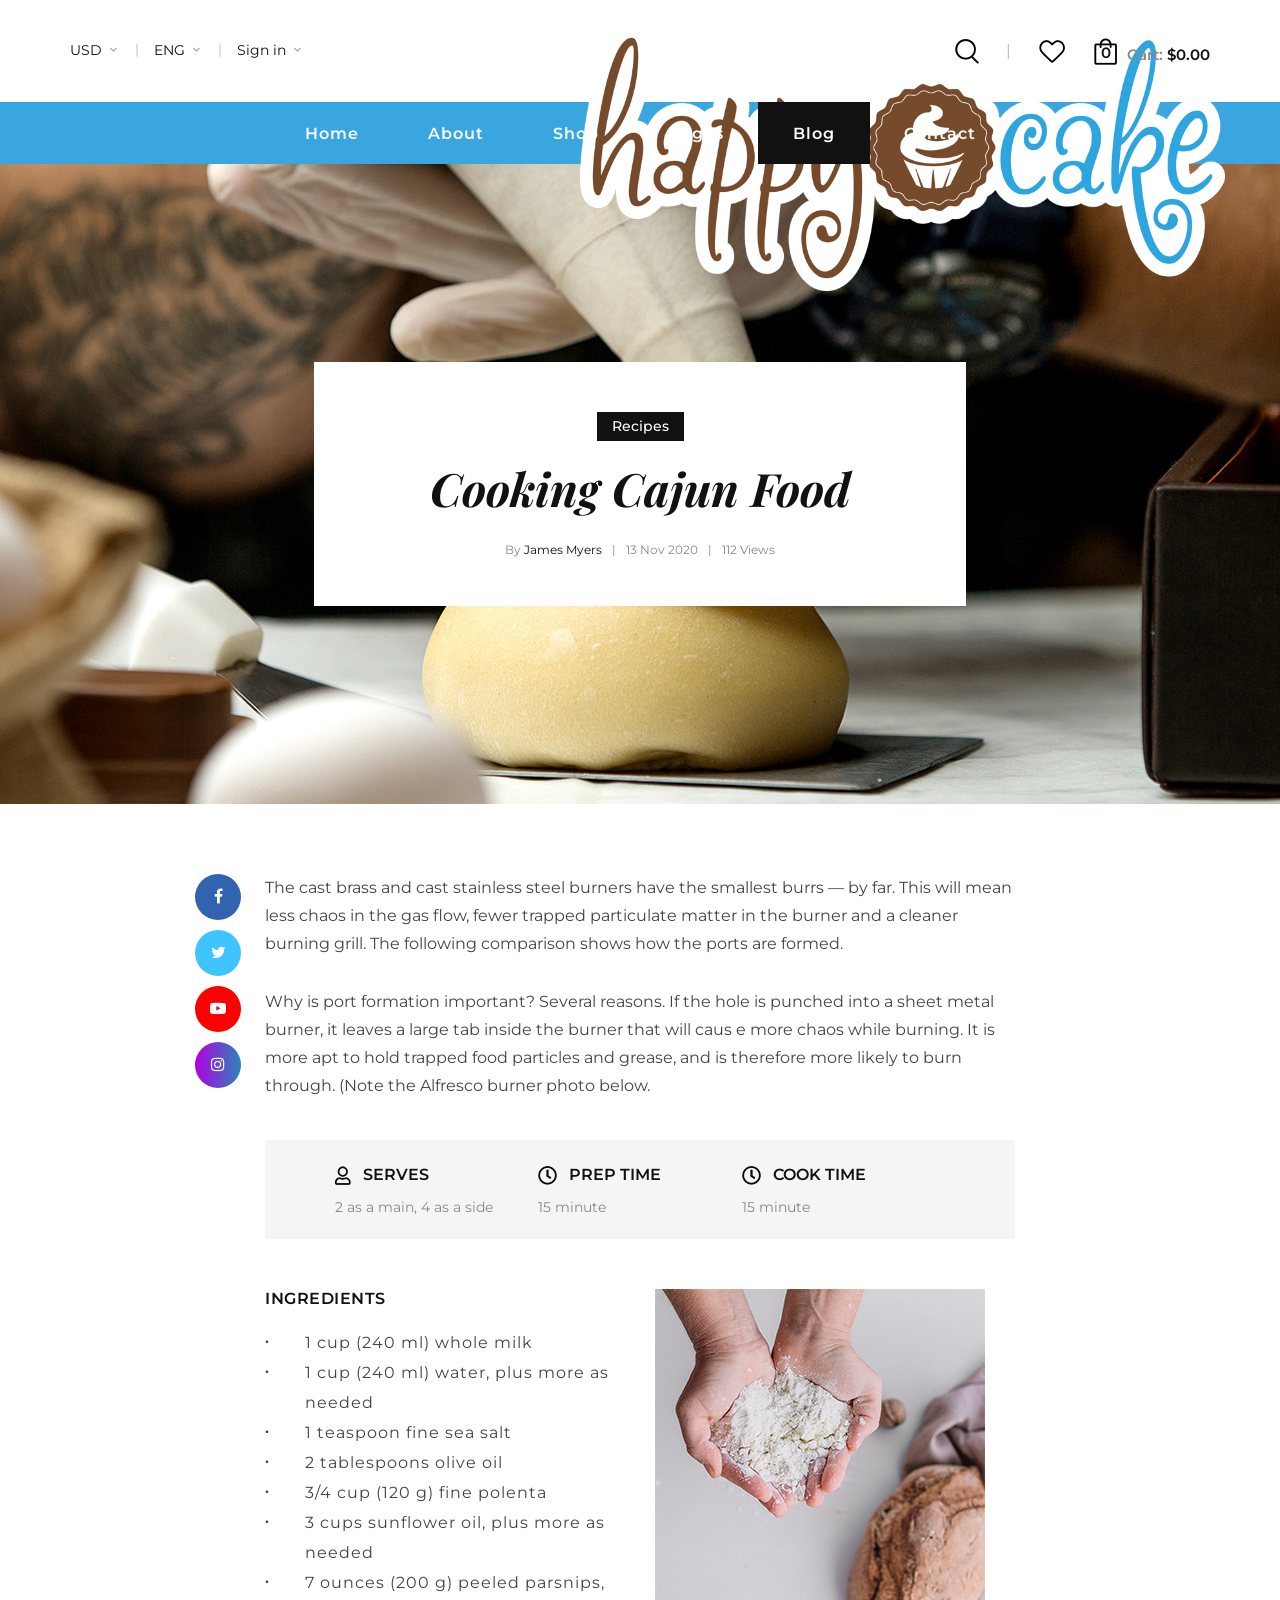
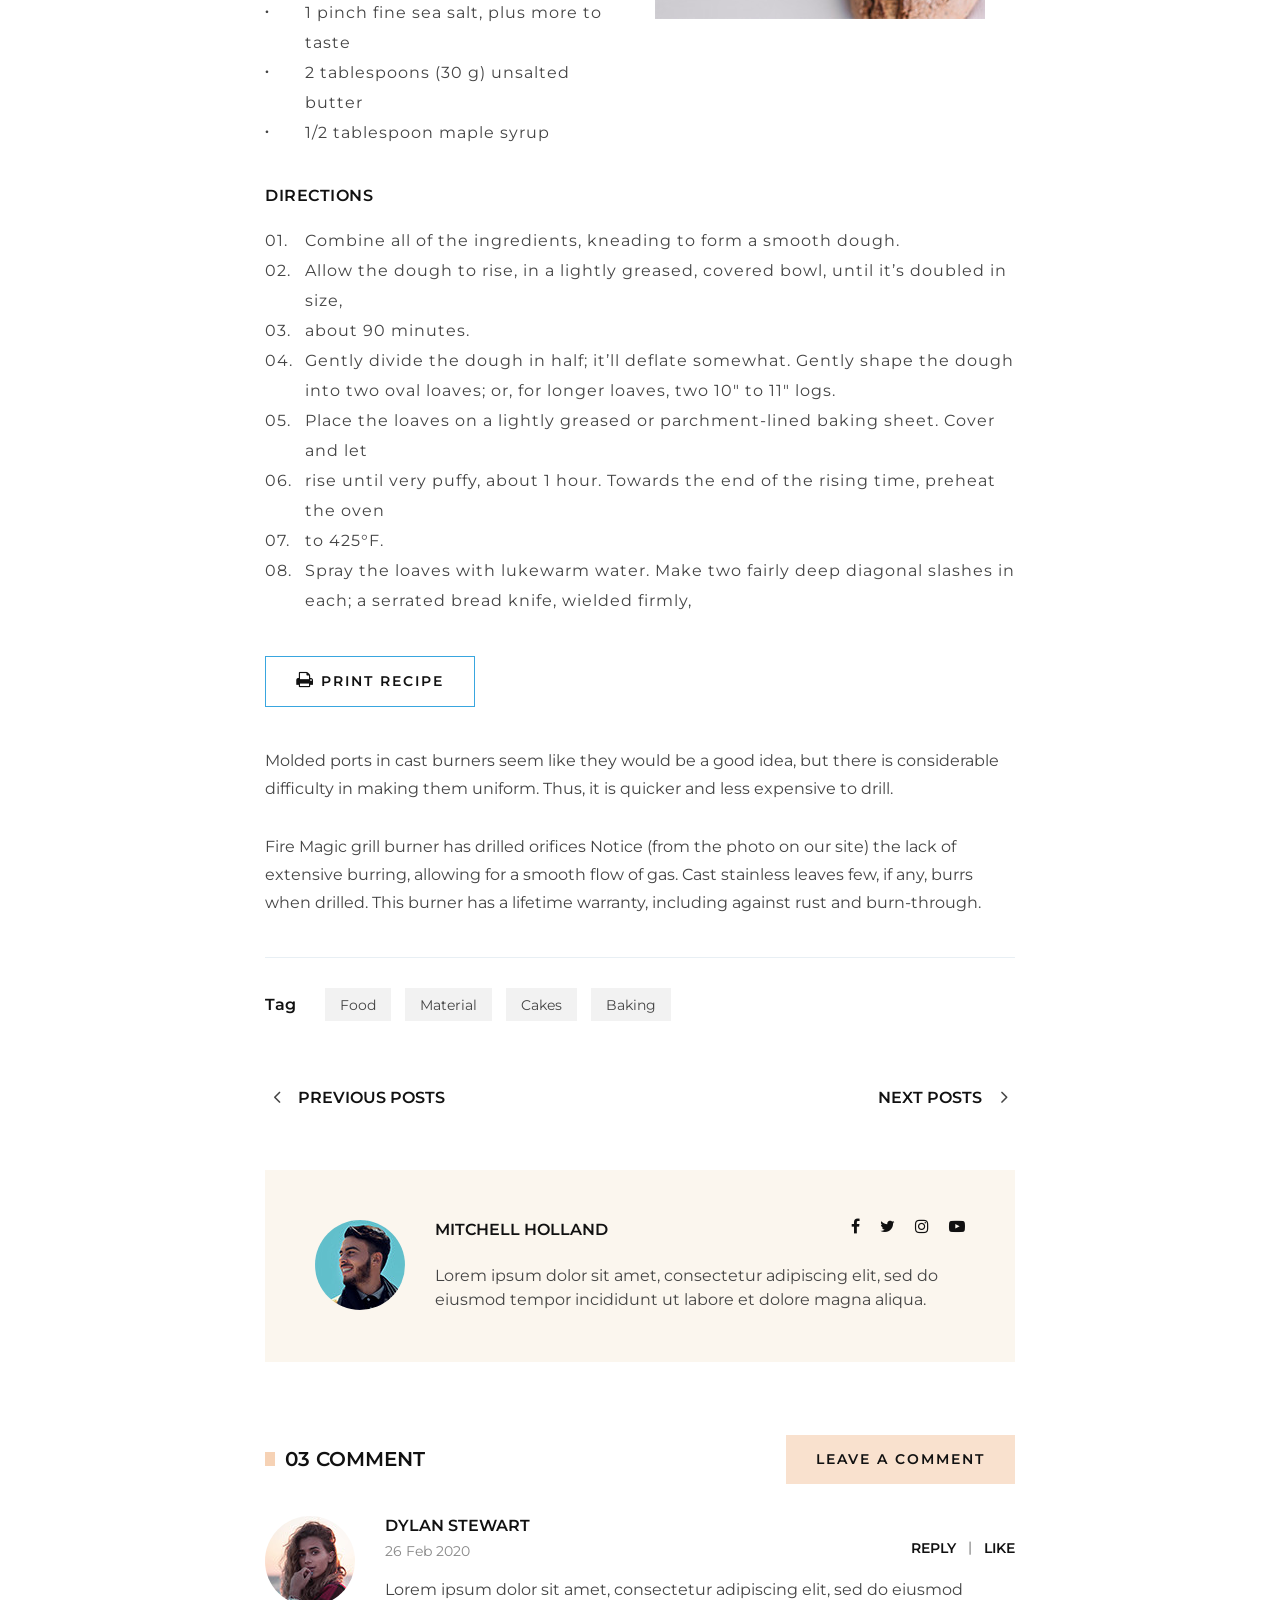
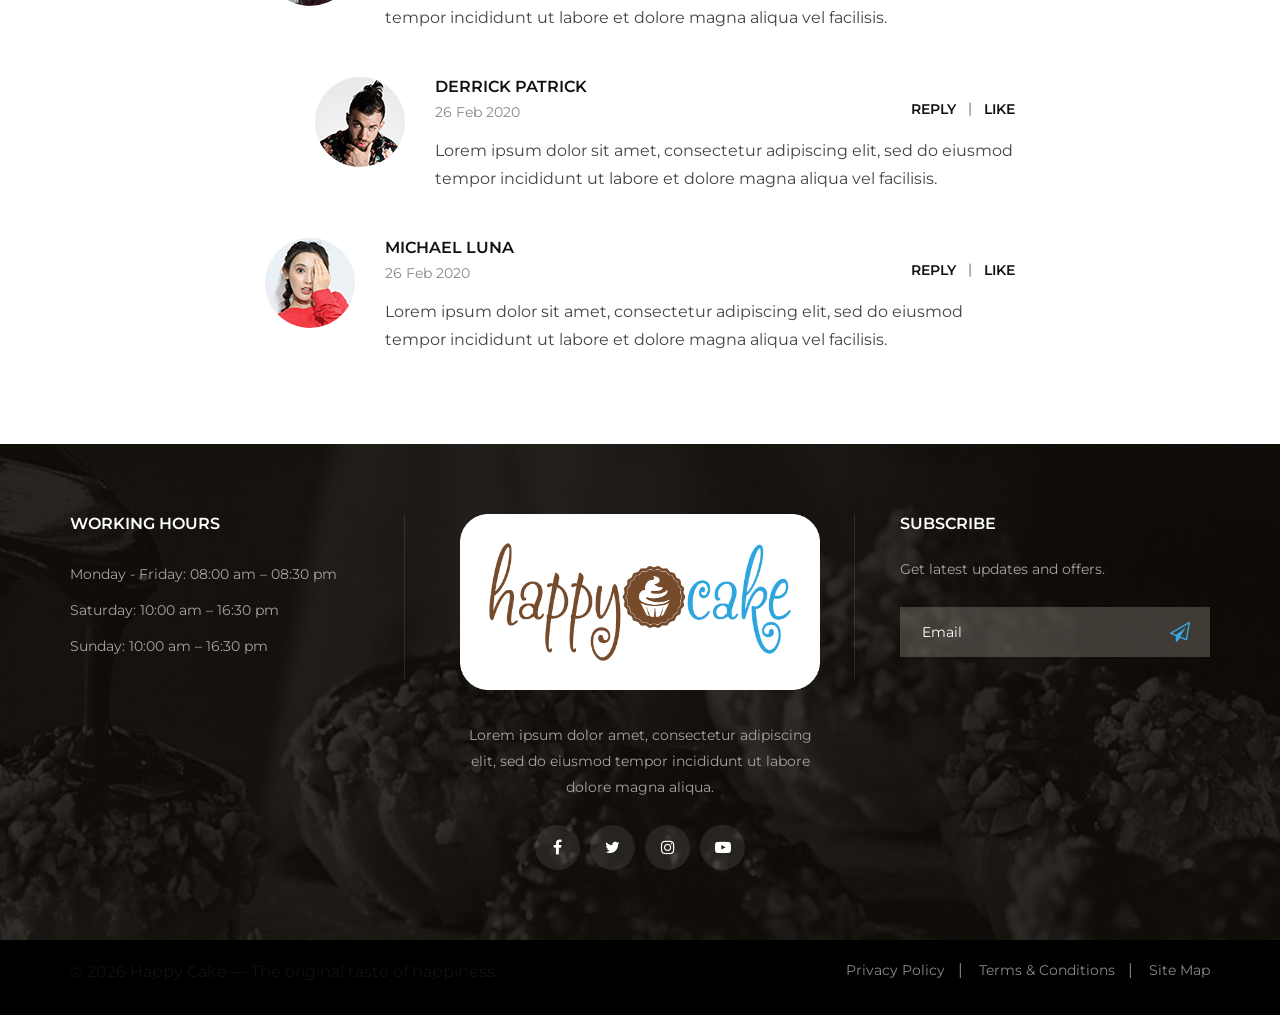
<file: blog-details.html>
<!DOCTYPE html>
<html lang="zxx">

<head>
    <meta charset="UTF-8">
    <meta name="description" content="Cake Template">
    <meta name="keywords" content="Cake, unica, creative, html">
    <meta name="viewport" content="width=device-width, initial-scale=1.0">
    <meta http-equiv="X-UA-Compatible" content="ie=edge">
    <title>Happy Cake — Sugar Land, TX</title>

    <!-- Google Font -->
    <link href="https://fonts.googleapis.com/css2?family=Playfair+Display:wght@400;500;600;700;800;900&display=swap"
    rel="stylesheet">
    <link href="https://fonts.googleapis.com/css2?family=Montserrat:wght@300;400;500;600;700;800;900&display=swap"
    rel="stylesheet">

    <!-- Css Styles -->
    <link rel="stylesheet" href="css/bootstrap.min.css" type="text/css">
    <link rel="stylesheet" href="css/flaticon.css" type="text/css">
    <link rel="stylesheet" href="css/barfiller.css" type="text/css">
    <link rel="stylesheet" href="css/magnific-popup.css" type="text/css">
    <link rel="stylesheet" href="css/font-awesome.min.css" type="text/css">
    <link rel="stylesheet" href="css/elegant-icons.css" type="text/css">
    <link rel="stylesheet" href="css/nice-select.css" type="text/css">
    <link rel="stylesheet" href="css/owl.carousel.min.css" type="text/css">
    <link rel="stylesheet" href="css/slicknav.min.css" type="text/css">
    <link rel="stylesheet" href="css/style.css" type="text/css">
</head>

<body>
    <!-- Page Preloder -->
    <div id="preloder">
        <div class="loader"></div>
    </div>

    <!-- Offcanvas Menu Begin -->
    <div class="offcanvas-menu-overlay"></div>
    <div class="offcanvas-menu-wrapper">
        <div class="offcanvas__cart">
            <div class="offcanvas__cart__links">
                <a href="#" class="search-switch"><img src="img/icon/search.png" alt=""></a>
                <a href="#"><img src="img/icon/heart.png" alt=""></a>
            </div>
            <div class="offcanvas__cart__item">
                <a href="#"><img src="img/icon/cart.png" alt=""> <span>0</span></a>
                <div class="cart__price">Cart: <span>$0.00</span></div>
            </div>
        </div>
        <div class="offcanvas__logo">
            <a href="./index.html"><img src="img/logo.png" alt=""></a>
        </div>
        <div id="mobile-menu-wrap"></div>
        <div class="offcanvas__option">
            <ul>
                <li>USD <span class="arrow_carrot-down"></span>
                    <ul>
                        <li>EUR</li>
                        <li>USD</li>
                    </ul>
                </li>
                <li>ENG <span class="arrow_carrot-down"></span>
                    <ul>
                        <li>Spanish</li>
                        <li>ENG</li>
                    </ul>
                </li>
                <li><a href="#">Sign in</a> <span class="arrow_carrot-down"></span></li>
            </ul>
        </div>
    </div>
    <!-- Offcanvas Menu End -->

    <!-- Header Section Begin -->
    <header class="header">
        <div class="header__top">
            <div class="container">
                <div class="row">
                    <div class="col-lg-12">
                        <div class="header__top__inner">
                            <div class="header__top__left">
                                <ul>
                                    <li>USD <span class="arrow_carrot-down"></span>
                                        <ul>
                                            <li>EUR</li>
                                            <li>USD</li>
                                        </ul>
                                    </li>
                                    <li>ENG <span class="arrow_carrot-down"></span>
                                        <ul>
                                            <li>Spanish</li>
                                            <li>ENG</li>
                                        </ul>
                                    </li>
                                    <li><a href="#">Sign in</a> <span class="arrow_carrot-down"></span></li>
                                </ul>
                            </div>
                            <div class="header__logo">
                                <a href="./index.html"><img src="img/logo.png" alt=""></a>
                            </div>
                            <div class="header__top__right">
                                <div class="header__top__right__links">
                                    <a href="#" class="search-switch"><img src="img/icon/search.png" alt=""></a>
                                    <a href="#"><img src="img/icon/heart.png" alt=""></a>
                                </div>
                                <div class="header__top__right__cart">
                                    <a href="#"><img src="img/icon/cart.png" alt=""> <span>0</span></a>
                                    <div class="cart__price">Cart: <span>$0.00</span></div>
                                </div>
                            </div>
                        </div>
                    </div>
                </div>
                <div class="canvas__open"><i class="fa fa-bars"></i></div>
            </div>
        </div>
        <div class="container">
            <div class="row">
                <div class="col-lg-12">
                    <nav class="header__menu mobile-menu">
                        <ul>
                            <li><a href="./index.html">Home</a></li>
                            <li><a href="./about.html">About</a></li>
                            <li><a href="./shop.html">Shop</a></li>
                            <li><a href="#">Pages</a>
                                <ul class="dropdown">
                                    <li><a href="./shop-details.html">Shop Details</a></li>
                                    <li><a href="./shoping-cart.html">Shoping Cart</a></li>
                                    <li><a href="./checkout.html">Check Out</a></li>
                                    <li><a href="./wisslist.html">Wisslist</a></li>
                                    <li><a href="./Class.html">Class</a></li>
                                    <li><a href="./blog-details.html">Blog Details</a></li>
                                </ul>
                            </li>
                            <li class="active"><a href="./blog.html">Blog</a></li>
                            <li><a href="./contact.html">Contact</a></li>
                        </ul>
                    </nav>
                </div>
            </div>
        </div>
    </header>
    <!-- Header Section End -->

    <!-- Blog Hero Begin -->
    <div class="blog-hero set-bg" data-setbg="img/blog/details/blog-hero.jpg">
        <div class="container">
            <div class="row d-flex justify-content-center">
                <div class="col-lg-7">
                    <div class="blog__hero__text">
                        <div class="label">Recipes</div>
                        <h2>Cooking Cajun Food</h2>
                        <ul>
                            <li>By <span>James Myers</span></li>
                            <li>13 Nov 2020</li>
                            <li>112 Views</li>
                        </ul>
                    </div>
                </div>
            </div>
        </div>
    </div>
    <!-- Blog Hero End -->

    <!-- Blog Details Section Begin -->
    <section class="blog-details spad">
        <div class="container">
            <div class="row d-flex justify-content-center">
                <div class="col-lg-8">
                    <div class="blog__details__content">
                        <div class="blog__details__share">
                            <a href="#" class="facebook"><i class="fa fa-facebook"></i></a>
                            <a href="#" class="twitter"><i class="fa fa-twitter"></i></a>
                            <a href="#" class="youtube"><i class="fa fa-youtube-play"></i></a>
                            <a href="#" class="instagram"><i class="fa fa-instagram"></i></a>
                        </div>
                        <div class="blog__details__text">
                            <p>The cast brass and cast stainless steel burners have the smallest burrs — by far. This
                                will mean less chaos in the gas flow, fewer trapped particulate matter in the burner and
                            a cleaner burning grill. The following comparison shows how the ports are formed.</p>
                            <p>Why is port formation important? Several reasons. If the hole is punched into a sheet
                                metal burner, it leaves a large tab inside the burner that will caus e more chaos while
                                burning. It is more apt to hold trapped food particles and grease, and is therefore more
                            likely to burn through. (Note the Alfresco burner photo below.</p>
                        </div>
                        <div class="blog__details__recipe">
                            <div class="blog__details__recipe__item">
                                <h6><img src="img/blog/details/user.png" alt=""> SERVES</h6>
                                <span>2 as a main, 4 as a side</span>
                            </div>
                            <div class="blog__details__recipe__item">
                                <h6><img src="img/blog/details/clock.png" alt=""> PREP TIME</h6>
                                <span>15 minute</span>
                            </div>
                            <div class="blog__details__recipe__item">
                                <h6><img src="img/blog/details/clock.png" alt=""> COOK TIME</h6>
                                <span>15 minute</span>
                            </div>
                        </div>
                        <div class="blog__details__recipe__details">
                            <div class="row">
                                <div class="col-lg-6">
                                    <div class="blog__details__ingredients">
                                        <h6>Ingredients</h6>
                                        <ul>
                                            <li><span>.</span> 1 cup (240 ml) whole milk</li>
                                            <li><span>.</span> 1 cup (240 ml) water, plus more as needed</li>
                                            <li><span>.</span> 1 teaspoon fine sea salt</li>
                                            <li><span>.</span> 2 tablespoons olive oil</li>
                                            <li><span>.</span> 3/4 cup (120 g) fine polenta</li>
                                            <li><span>.</span> 3 cups sunflower oil, plus more as needed</li>
                                            <li><span>.</span> 7 ounces (200 g) peeled parsnips,</li>
                                            <li><span>.</span> 1 pinch fine sea salt, plus more to taste</li>
                                            <li><span>.</span> 2 tablespoons (30 g) unsalted butter</li>
                                            <li><span>.</span> 1/2 tablespoon maple syrup</li>
                                        </ul>
                                    </div>
                                </div>
                                <div class="col-lg-6">
                                    <div class="blog__details__ingredients__pic">
                                        <img src="img/blog/details/blog-details.jpg" alt="">
                                    </div>
                                </div>
                            </div>
                        </div>
                        <div class="blog__details__direction">
                            <h6>Directions</h6>
                            <ul>
                                <li><span>01.</span> Combine all of the ingredients, kneading to form a smooth dough.
                                </li>
                                <li><span>02.</span> Allow the dough to rise, in a lightly greased, covered bowl, until
                                it’s doubled in size,</li>
                                <li><span>03.</span> about 90 minutes.</li>
                                <li><span>04.</span> Gently divide the dough in half; it’ll deflate somewhat. Gently
                                    shape the dough into two oval loaves; or, for longer loaves, two 10″ to 11″ logs.
                                </li>
                                <li><span>05.</span> Place the loaves on a lightly greased or parchment-lined baking
                                sheet. Cover and let</li>
                                <li><span>06.</span> rise until very puffy, about 1 hour. Towards the end of the rising
                                time, preheat the oven</li>
                                <li><span>07.</span> to 425°F.</li>
                                <li><span>08.</span> Spray the loaves with lukewarm water. Make two fairly deep diagonal
                                slashes in each; a serrated bread knife, wielded firmly,</li>
                            </ul>
                        </div>
                        <div class="blog__details__print">
                            <a href="#" class="primary-btn"><i class="fa fa-print"></i> Print recipe</a>
                        </div>
                        <div class="blog__details__text">
                            <p>Molded ports in cast burners seem like they would be a good idea, but there is
                                considerable difficulty in making them uniform. Thus, it is quicker and less expensive
                            to drill.</p>
                            <p>Fire Magic grill burner has drilled orifices Notice (from the photo on our site) the lack
                                of extensive burring, allowing for a smooth flow of gas. Cast stainless leaves few, if
                                any, burrs when drilled. This burner has a lifetime warranty, including against rust and
                            burn-through.</p>
                        </div>
                        <div class="blog__details__tags">
                            <span>Tag</span>
                            <a href="#">Food</a>
                            <a href="#">Material</a>
                            <a href="#">Cakes</a>
                            <a href="#">Baking</a>
                        </div>
                        <div class="blog__details__btns">
                            <div class="row">
                                <div class="col-lg-6 col-md-6 col-sm-6">
                                    <div class="blog__details__btns__item">
                                        <a href="#"><span class="arrow_carrot-left"></span> Previous posts</a>
                                    </div>
                                </div>
                                <div class="col-lg-6 col-md-6 col-sm-6">
                                    <div class="blog__details__btns__item blog__details__btns__item--next">
                                        <a href="#">Next posts <span class="arrow_carrot-right"></span></a>
                                    </div>
                                </div>
                            </div>
                        </div>
                        <div class="blog__details__author">
                            <div class="blog__details__author__pic">
                                <img src="img/blog/details/blog-author.jpg" alt="">
                            </div>
                            <div class="blog__details__author__text">
                                <h6>Mitchell Holland</h6>
                                <div class="blog__details__author__social">
                                    <a href="#"><i class="fa fa-facebook"></i></a>
                                    <a href="#"><i class="fa fa-twitter"></i></a>
                                    <a href="#"><i class="fa fa-instagram"></i></a>
                                    <a href="#"><i class="fa fa-youtube-play"></i></a>
                                </div>
                                <p>Lorem ipsum dolor sit amet, consectetur adipiscing elit, sed do eiusmod tempor
                                incididunt ut labore et dolore magna aliqua.</p>
                            </div>
                        </div>
                        <div class="blog__details__comment">
                            <h5>03 Comment</h5>
                            <a href="#" class="primary-btn">Leave a comment</a>
                            <div class="blog__details__comment__item">
                                <div class="blog__details__comment__item__pic">
                                    <img src="img/blog/details/comment-1.jpg" alt="">
                                </div>
                                <div class="blog__details__comment__item__text">
                                    <h6>Dylan Stewart</h6>
                                    <span>26 Feb 2020</span>
                                    <p>Lorem ipsum dolor sit amet, consectetur adipiscing elit, sed do eiusmod tempor
                                    incididunt ut labore et dolore magna aliqua vel facilisis.</p>
                                    <div class="blog__details__comment__btns">
                                        <a href="#">Reply</a>
                                        <a href="#">Like</a>
                                    </div>
                                </div>
                            </div>
                            <div class="blog__details__comment__item blog__details__comment__item--reply">
                                <div class="blog__details__comment__item__pic">
                                    <img src="img/blog/details/comment-2.jpg" alt="">
                                </div>
                                <div class="blog__details__comment__item__text">
                                    <h6>Derrick Patrick</h6>
                                    <span>26 Feb 2020</span>
                                    <p>Lorem ipsum dolor sit amet, consectetur adipiscing elit, sed do eiusmod tempor
                                    incididunt ut labore et dolore magna aliqua vel facilisis.</p>
                                    <div class="blog__details__comment__btns">
                                        <a href="#">Reply</a>
                                        <a href="#">Like</a>
                                    </div>
                                </div>
                            </div>
                            <div class="blog__details__comment__item">
                                <div class="blog__details__comment__item__pic">
                                    <img src="img/blog/details/comment-3.jpg" alt="">
                                </div>
                                <div class="blog__details__comment__item__text">
                                    <h6>Michael Luna</h6>
                                    <span>26 Feb 2020</span>
                                    <p>Lorem ipsum dolor sit amet, consectetur adipiscing elit, sed do eiusmod tempor
                                    incididunt ut labore et dolore magna aliqua vel facilisis.</p>
                                    <div class="blog__details__comment__btns">
                                        <a href="#">Reply</a>
                                        <a href="#">Like</a>
                                    </div>
                                </div>
                            </div>
                        </div>
                    </div>
                </div>
            </div>
        </div>
    </section>
    <!-- Blog Details Section End -->

    <!-- Footer Section Begin -->
    <footer class="footer set-bg" data-setbg="img/footer-bg.jpg">
        <div class="container">
            <div class="row">
                <div class="col-lg-4 col-md-6 col-sm-6">
                    <div class="footer__widget">
                        <h6>WORKING HOURS</h6>
                        <ul>
                            <li>Monday - Friday: 08:00 am – 08:30 pm</li>
                            <li>Saturday: 10:00 am – 16:30 pm</li>
                            <li>Sunday: 10:00 am – 16:30 pm</li>
                        </ul>
                    </div>
                </div>
                <div class="col-lg-4 col-md-6 col-sm-6">
                    <div class="footer__about">
                        <div class="footer__logo">
                            <a href="#"><img src="img/footer-logo.png" alt=""></a>
                        </div>
                        <p>Lorem ipsum dolor amet, consectetur adipiscing elit, sed do eiusmod tempor incididunt ut
                        labore dolore magna aliqua.</p>
                        <div class="footer__social">
                            <a href="#"><i class="fa fa-facebook"></i></a>
                            <a href="#"><i class="fa fa-twitter"></i></a>
                            <a href="#"><i class="fa fa-instagram"></i></a>
                            <a href="#"><i class="fa fa-youtube-play"></i></a>
                        </div>
                    </div>
                </div>
                <div class="col-lg-4 col-md-6 col-sm-6">
                    <div class="footer__newslatter">
                        <h6>Subscribe</h6>
                        <p>Get latest updates and offers.</p>
                        <form action="#">
                            <input type="text" placeholder="Email">
                            <button type="submit"><i class="fa fa-send-o"></i></button>
                        </form>
                    </div>
                </div>
            </div>
        </div>
        <div class="copyright">
            <div class="container">
                <div class="row">
                    <div class="col-lg-7">
                        <p class="footer-company-name">© 2026 Happy Cake — The original taste of happiness.</p>
                  </div>
                  <div class="col-lg-5">
                    <div class="copyright__widget">
                        <ul>
                            <li><a href="#">Privacy Policy</a></li>
                            <li><a href="#">Terms & Conditions</a></li>
                            <li><a href="#">Site Map</a></li>
                        </ul>
                    </div>
                </div>
            </div>
        </div>
    </div>
</footer>
<!-- Footer Section End -->

<!-- Search Begin -->
<div class="search-model">
    <div class="h-100 d-flex align-items-center justify-content-center">
        <div class="search-close-switch">+</div>
        <form class="search-model-form">
            <input type="text" id="search-input" placeholder="Search here.....">
        </form>
    </div>
</div>
<!-- Search End -->

<!-- Js Plugins -->
<script src="js/jquery-3.3.1.min.js"></script>
<script src="js/bootstrap.min.js"></script>
<script src="js/jquery.nice-select.min.js"></script>
<script src="js/jquery.barfiller.js"></script>
<script src="js/jquery.magnific-popup.min.js"></script>
<script src="js/jquery.slicknav.js"></script>
<script src="js/owl.carousel.min.js"></script>
<script src="js/jquery.nicescroll.min.js"></script>
<script src="js/main.js"></script>
</body>

</html>
</file>
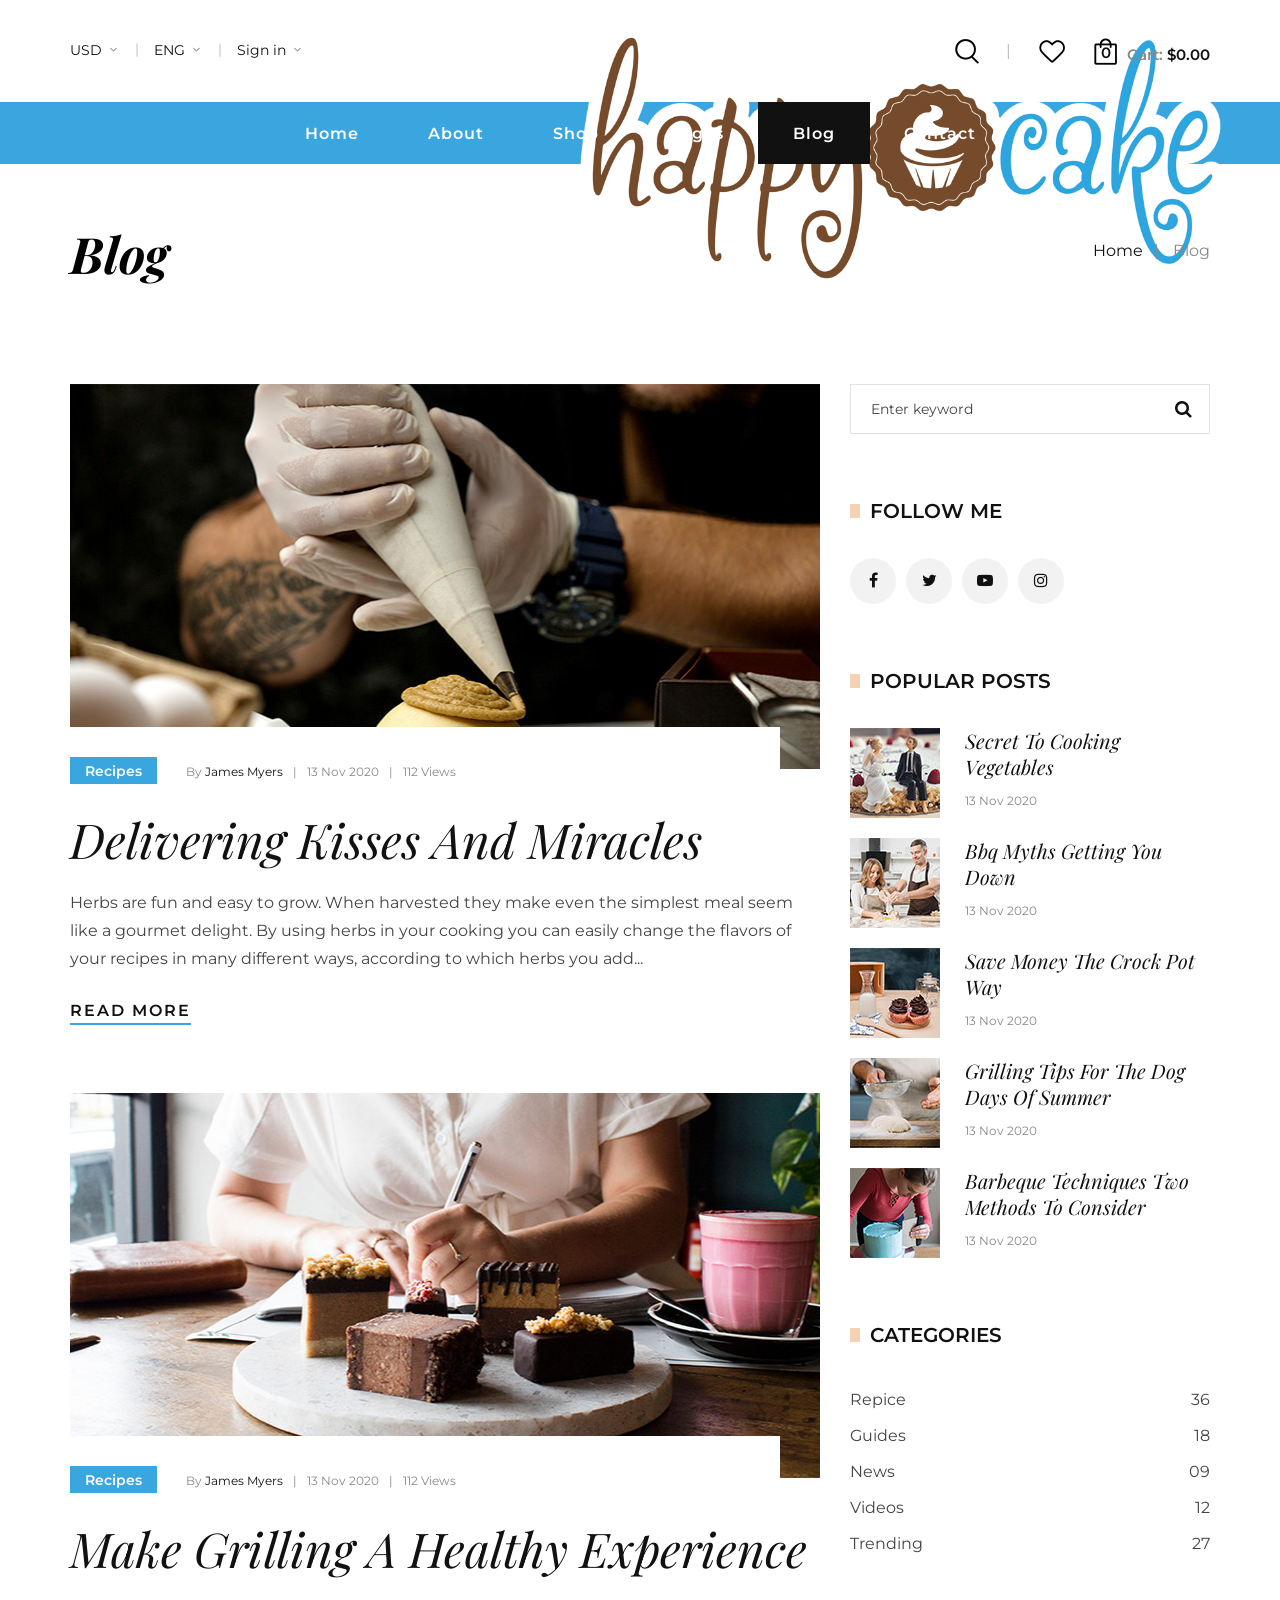
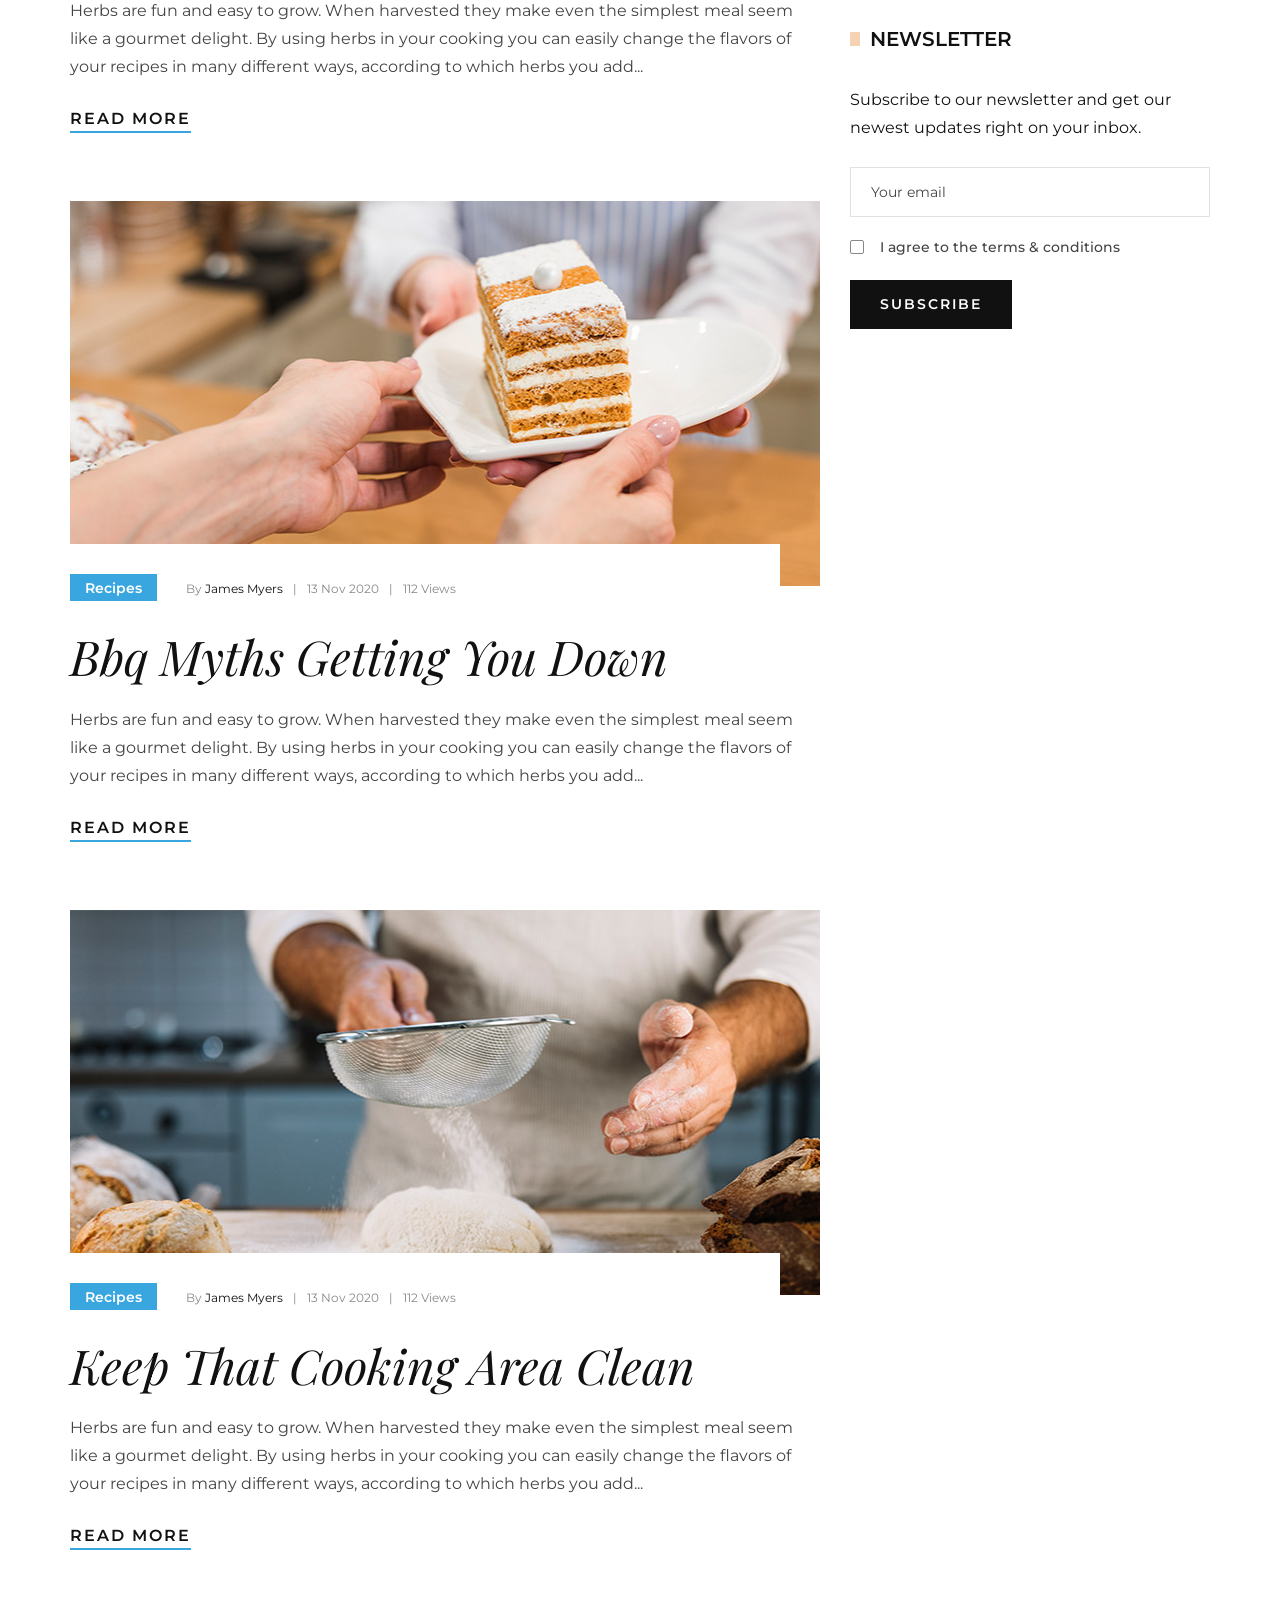
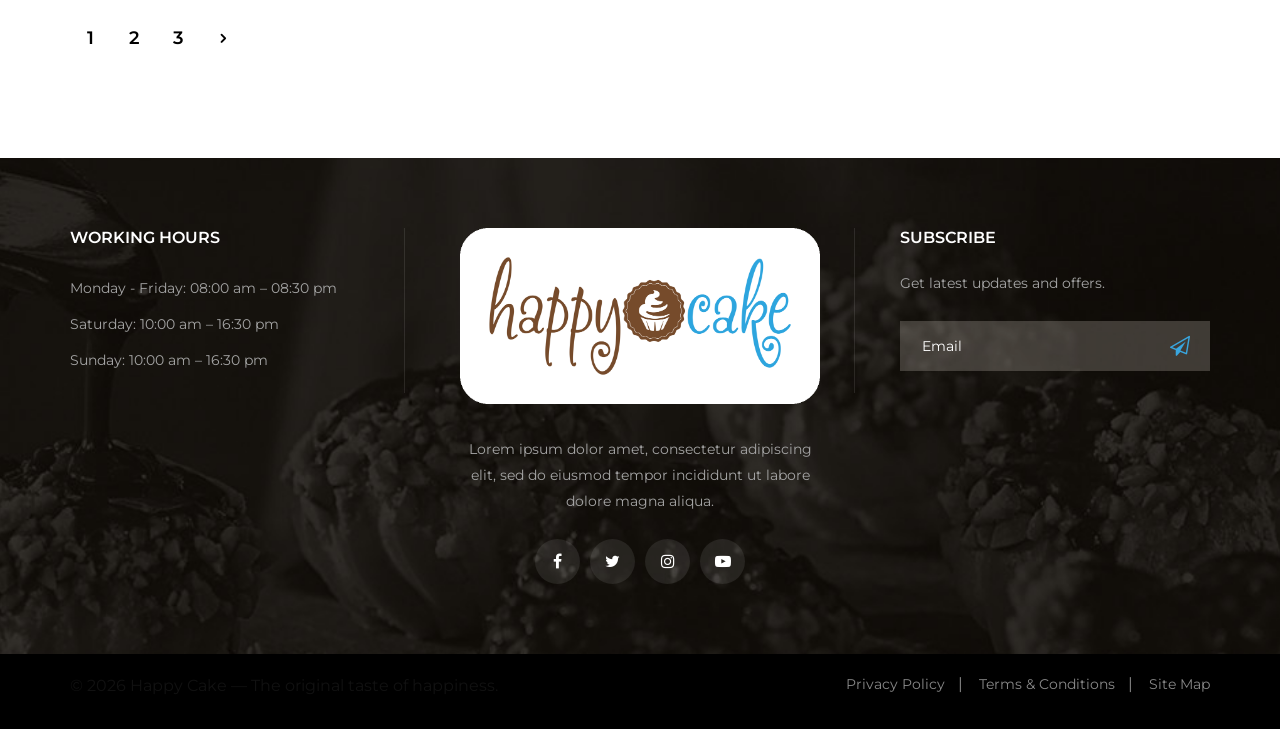
<file: blog.html>
<!DOCTYPE html>
<html lang="zxx">

<head>
    <meta charset="UTF-8">
    <meta name="description" content="Cake Template">
    <meta name="keywords" content="Cake, unica, creative, html">
    <meta name="viewport" content="width=device-width, initial-scale=1.0">
    <meta http-equiv="X-UA-Compatible" content="ie=edge">
    <title>Cake</title>

    <!-- Google Font -->
    <link href="https://fonts.googleapis.com/css2?family=Playfair+Display:wght@400;500;600;700;800;900&display=swap"
    rel="stylesheet">
    <link href="https://fonts.googleapis.com/css2?family=Montserrat:wght@300;400;500;600;700;800;900&display=swap"
    rel="stylesheet">

    <!-- Css Styles -->
    <link rel="stylesheet" href="css/bootstrap.min.css" type="text/css">
    <link rel="stylesheet" href="css/flaticon.css" type="text/css">
    <link rel="stylesheet" href="css/barfiller.css" type="text/css">
    <link rel="stylesheet" href="css/magnific-popup.css" type="text/css">
    <link rel="stylesheet" href="css/font-awesome.min.css" type="text/css">
    <link rel="stylesheet" href="css/elegant-icons.css" type="text/css">
    <link rel="stylesheet" href="css/nice-select.css" type="text/css">
    <link rel="stylesheet" href="css/owl.carousel.min.css" type="text/css">
    <link rel="stylesheet" href="css/slicknav.min.css" type="text/css">
    <link rel="stylesheet" href="css/style.css" type="text/css">
</head>

<body>
    <!-- Page Preloder -->
    <div id="preloder">
        <div class="loader"></div>
    </div>

    <!-- Offcanvas Menu Begin -->
    <div class="offcanvas-menu-overlay"></div>
    <div class="offcanvas-menu-wrapper">
        <div class="offcanvas__cart">
            <div class="offcanvas__cart__links">
                <a href="#" class="search-switch"><img src="img/icon/search.png" alt=""></a>
                <a href="#"><img src="img/icon/heart.png" alt=""></a>
            </div>
            <div class="offcanvas__cart__item">
                <a href="#"><img src="img/icon/cart.png" alt=""> <span>0</span></a>
                <div class="cart__price">Cart: <span>$0.00</span></div>
            </div>
        </div>
        <div class="offcanvas__logo">
            <a href="./index.html"><img src="img/logo.png" alt=""></a>
        </div>
        <div id="mobile-menu-wrap"></div>
        <div class="offcanvas__option">
            <ul>
                <li>USD <span class="arrow_carrot-down"></span>
                    <ul>
                        <li>EUR</li>
                        <li>USD</li>
                    </ul>
                </li>
                <li>ENG <span class="arrow_carrot-down"></span>
                    <ul>
                        <li>Spanish</li>
                        <li>ENG</li>
                    </ul>
                </li>
                <li><a href="#">Sign in</a> <span class="arrow_carrot-down"></span></li>
            </ul>
        </div>
    </div>
    <!-- Offcanvas Menu End -->

    <!-- Header Section Begin -->
    <header class="header">
        <div class="header__top">
            <div class="container">
                <div class="row">
                    <div class="col-lg-12">
                        <div class="header__top__inner">
                            <div class="header__top__left">
                                <ul>
                                    <li>USD <span class="arrow_carrot-down"></span>
                                        <ul>
                                            <li>EUR</li>
                                            <li>USD</li>
                                        </ul>
                                    </li>
                                    <li>ENG <span class="arrow_carrot-down"></span>
                                        <ul>
                                            <li>Spanish</li>
                                            <li>ENG</li>
                                        </ul>
                                    </li>
                                    <li><a href="#">Sign in</a> <span class="arrow_carrot-down"></span></li>
                                </ul>
                            </div>
                            <div class="header__logo">
                                <a href="./index.html"><img src="img/logo.png" alt=""></a>
                            </div>
                            <div class="header__top__right">
                                <div class="header__top__right__links">
                                    <a href="#" class="search-switch"><img src="img/icon/search.png" alt=""></a>
                                    <a href="#"><img src="img/icon/heart.png" alt=""></a>
                                </div>
                                <div class="header__top__right__cart">
                                    <a href="#"><img src="img/icon/cart.png" alt=""> <span>0</span></a>
                                    <div class="cart__price">Cart: <span>$0.00</span></div>
                                </div>
                            </div>
                        </div>
                    </div>
                </div>
                <div class="canvas__open"><i class="fa fa-bars"></i></div>
            </div>
        </div>
        <div class="container">
            <div class="row">
                <div class="col-lg-12">
                    <nav class="header__menu mobile-menu">
                        <ul>
                            <li><a href="./index.html">Home</a></li>
                            <li><a href="./about.html">About</a></li>
                            <li><a href="./shop.html">Shop</a></li>
                            <li><a href="#">Pages</a>
                                <ul class="dropdown">
                                    <li><a href="./shop-details.html">Shop Details</a></li>
                                    <li><a href="./shoping-cart.html">Shoping Cart</a></li>
                                    <li><a href="./checkout.html">Check Out</a></li>
                                    <li><a href="./wisslist.html">Wisslist</a></li>
                                    <li><a href="./Class.html">Class</a></li>
                                    <li><a href="./blog-details.html">Blog Details</a></li>
                                </ul>
                            </li>
                            <li class="active"><a href="./blog.html">Blog</a></li>
                            <li><a href="./contact.html">Contact</a></li>
                        </ul>
                    </nav>
                </div>
            </div>
        </div>
    </header>
    <!-- Header Section End -->

    <!-- Breadcrumb Begin -->
    <div class="breadcrumb-option">
        <div class="container">
            <div class="row">
                <div class="col-lg-6 col-md-6 col-sm-6">
                    <div class="breadcrumb__text">
                        <h2>Blog</h2>
                    </div>
                </div>
                <div class="col-lg-6 col-md-6 col-sm-6">
                    <div class="breadcrumb__links">
                        <a href="./index.html">Home</a>
                        <span>Blog</span>
                    </div>
                </div>
            </div>
        </div>
    </div>
    <!-- Breadcrumb End -->

    <!-- Blog Section Begin -->
    <section class="blog spad">
        <div class="container">
            <div class="row">
                <div class="col-lg-8">
                    <div class="blog__item">
                        <div class="blog__item__pic set-bg" data-setbg="img/blog/blog-1.jpg">
                            <div class="blog__pic__inner">
                                <div class="label">Recipes</div>
                                <ul>
                                    <li>By <span>James Myers</span></li>
                                    <li>13 Nov 2020</li>
                                    <li>112 Views</li>
                                </ul>
                            </div>
                        </div>
                        <div class="blog__item__text">
                            <h2>Delivering Kisses And Miracles</h2>
                            <p>Herbs are fun and easy to grow. When harvested they make even the simplest meal seem like
                                a gourmet delight. By using herbs in your cooking you can easily change the flavors of
                            your recipes in many different ways, according to which herbs you add...</p>
                            <a href="#">READ MORE</a>
                        </div>
                    </div>
                    <div class="blog__item">
                        <div class="blog__item__pic set-bg" data-setbg="img/blog/blog-2.jpg">
                            <div class="blog__pic__inner">
                                <div class="label">Recipes</div>
                                <ul>
                                    <li>By <span>James Myers</span></li>
                                    <li>13 Nov 2020</li>
                                    <li>112 Views</li>
                                </ul>
                            </div>
                        </div>
                        <div class="blog__item__text">
                            <h2>Make Grilling A Healthy Experience</h2>
                            <p>Herbs are fun and easy to grow. When harvested they make even the simplest meal seem like
                                a gourmet delight. By using herbs in your cooking you can easily change the flavors of
                            your recipes in many different ways, according to which herbs you add...</p>
                            <a href="#">READ MORE</a>
                        </div>
                    </div>
                    <div class="blog__item">
                        <div class="blog__item__pic set-bg" data-setbg="img/blog/blog-3.jpg">
                            <div class="blog__pic__inner">
                                <div class="label">Recipes</div>
                                <ul>
                                    <li>By <span>James Myers</span></li>
                                    <li>13 Nov 2020</li>
                                    <li>112 Views</li>
                                </ul>
                            </div>
                        </div>
                        <div class="blog__item__text">
                            <h2>Bbq Myths Getting You Down</h2>
                            <p>Herbs are fun and easy to grow. When harvested they make even the simplest meal seem like
                                a gourmet delight. By using herbs in your cooking you can easily change the flavors of
                            your recipes in many different ways, according to which herbs you add...</p>
                            <a href="#">READ MORE</a>
                        </div>
                    </div>
                    <div class="blog__item">
                        <div class="blog__item__pic set-bg" data-setbg="img/blog/blog-4.jpg">
                            <div class="blog__pic__inner">
                                <div class="label">Recipes</div>
                                <ul>
                                    <li>By <span>James Myers</span></li>
                                    <li>13 Nov 2020</li>
                                    <li>112 Views</li>
                                </ul>
                            </div>
                        </div>
                        <div class="blog__item__text">
                            <h2>Keep That Cooking Area Clean</h2>
                            <p>Herbs are fun and easy to grow. When harvested they make even the simplest meal seem like
                                a gourmet delight. By using herbs in your cooking you can easily change the flavors of
                            your recipes in many different ways, according to which herbs you add...</p>
                            <a href="#">READ MORE</a>
                        </div>
                    </div>
                    <div class="shop__pagination">
                        <a href="#">1</a>
                        <a href="#">2</a>
                        <a href="#">3</a>
                        <a href="#"><span class="arrow_carrot-right"></span></a>
                    </div>
                </div>
                <div class="col-lg-4">
                    <div class="blog__sidebar">
                        <div class="blog__sidebar__search">
                            <form action="#">
                                <input type="text" placeholder="Enter keyword">
                                <button type="submit"><i class="fa fa-search"></i></button>
                            </form>
                        </div>
                        <div class="blog__sidebar__item">
                            <h5>Follow me</h5>
                            <div class="blog__sidebar__social">
                                <a href="#"><i class="fa fa-facebook"></i></a>
                                <a href="#"><i class="fa fa-twitter"></i></a>
                                <a href="#"><i class="fa fa-youtube-play"></i></a>
                                <a href="#"><i class="fa fa-instagram"></i></a>
                            </div>
                        </div>
                        <div class="blog__sidebar__item">
                            <h5>Popular posts</h5>

                            <div class="blog__sidebar__recent">
                                <a href="#" class="blog__sidebar__recent__item">
                                    <div class="blog__sidebar__recent__item__pic">
                                        <img src="img/blog/br-1.jpg" alt="">
                                    </div>
                                    <div class="blog__sidebar__recent__item__text">
                                        <h4>Secret To Cooking Vegetables</h4>
                                        <span>13 Nov 2020</span>
                                    </div>
                                </a>
                                <a href="#" class="blog__sidebar__recent__item">
                                    <div class="blog__sidebar__recent__item__pic">
                                        <img src="img/blog/br-2.jpg" alt="">
                                    </div>
                                    <div class="blog__sidebar__recent__item__text">
                                        <h4>Bbq Myths Getting You Down</h4>
                                        <span>13 Nov 2020</span>
                                    </div>
                                </a>
                                <a href="#" class="blog__sidebar__recent__item">
                                    <div class="blog__sidebar__recent__item__pic">
                                        <img src="img/blog/br-3.jpg" alt="">
                                    </div>
                                    <div class="blog__sidebar__recent__item__text">
                                        <h4>Save Money The Crock Pot Way</h4>
                                        <span>13 Nov 2020</span>
                                    </div>
                                </a>
                                <a href="#" class="blog__sidebar__recent__item">
                                    <div class="blog__sidebar__recent__item__pic">
                                        <img src="img/blog/br-4.jpg" alt="">
                                    </div>
                                    <div class="blog__sidebar__recent__item__text">
                                        <h4>Grilling Tips For The Dog Days Of Summer</h4>
                                        <span>13 Nov 2020</span>
                                    </div>
                                </a>
                                <a href="#" class="blog__sidebar__recent__item">
                                    <div class="blog__sidebar__recent__item__pic">
                                        <img src="img/blog/br-5.jpg" alt="">
                                    </div>
                                    <div class="blog__sidebar__recent__item__text">
                                        <h4>Barbeque Techniques Two Methods To Consider</h4>
                                        <span>13 Nov 2020</span>
                                    </div>
                                </a>
                            </div>
                        </div>
                        <div class="blog__sidebar__item">
                            <h5>Categories</h5>
                            <div class="blog__sidebar__item__categories">
                                <ul>
                                    <li><a href="#">Repice <span>36</span></a></li>
                                    <li><a href="#">Guides <span>18</span></a></li>
                                    <li><a href="#">News <span>09</span></a></li>
                                    <li><a href="#">Videos <span>12</span></a></li>
                                    <li><a href="#">Trending <span>27</span></a></li>
                                </ul>
                            </div>
                        </div>
                        <div class="blog__sidebar__item">
                            <h5>NEWsLETTeR</h5>
                            <p>Subscribe to our newsletter and get our newest updates right on your inbox.</p>
                            <form action="#">
                                <input type="text" placeholder="Your email">
                                <label for="agg">
                                    I agree to the terms & conditions
                                    <input type="checkbox" id="agg">
                                    <span class="checkmark"></span>
                                </label>
                                <button type="submit" class="site-btn">Subscribe</button>
                            </form>
                        </div>
                    </div>
                </div>
            </div>
        </div>
    </section>
    <!-- Blog Section End -->

    <!-- Footer Section Begin -->
    <footer class="footer set-bg" data-setbg="img/footer-bg.jpg">
        <div class="container">
            <div class="row">
                <div class="col-lg-4 col-md-6 col-sm-6">
                    <div class="footer__widget">
                        <h6>WORKING HOURS</h6>
                        <ul>
                            <li>Monday - Friday: 08:00 am – 08:30 pm</li>
                            <li>Saturday: 10:00 am – 16:30 pm</li>
                            <li>Sunday: 10:00 am – 16:30 pm</li>
                        </ul>
                    </div>
                </div>
                <div class="col-lg-4 col-md-6 col-sm-6">
                    <div class="footer__about">
                        <div class="footer__logo">
                            <a href="#"><img src="img/footer-logo.png" alt=""></a>
                        </div>
                        <p>Lorem ipsum dolor amet, consectetur adipiscing elit, sed do eiusmod tempor incididunt ut
                        labore dolore magna aliqua.</p>
                        <div class="footer__social">
                            <a href="#"><i class="fa fa-facebook"></i></a>
                            <a href="#"><i class="fa fa-twitter"></i></a>
                            <a href="#"><i class="fa fa-instagram"></i></a>
                            <a href="#"><i class="fa fa-youtube-play"></i></a>
                        </div>
                    </div>
                </div>
                <div class="col-lg-4 col-md-6 col-sm-6">
                    <div class="footer__newslatter">
                        <h6>Subscribe</h6>
                        <p>Get latest updates and offers.</p>
                        <form action="#">
                            <input type="text" placeholder="Email">
                            <button type="submit"><i class="fa fa-send-o"></i></button>
                        </form>
                    </div>
                </div>
            </div>
        </div>
        <div class="copyright">
            <div class="container">
                <div class="row">
                    <div class="col-lg-7">
                        <p class="footer-company-name">© 2026 Happy Cake — The original taste of happiness.</p>
                  </div>
                  <div class="col-lg-5">
                    <div class="copyright__widget">
                        <ul>
                            <li><a href="#">Privacy Policy</a></li>
                            <li><a href="#">Terms & Conditions</a></li>
                            <li><a href="#">Site Map</a></li>
                        </ul>
                    </div>
                </div>
            </div>
        </div>
    </div>
</footer>
<!-- Footer Section End -->

<!-- Search Begin -->
<div class="search-model">
    <div class="h-100 d-flex align-items-center justify-content-center">
        <div class="search-close-switch">+</div>
        <form class="search-model-form">
            <input type="text" id="search-input" placeholder="Search here.....">
        </form>
    </div>
</div>
<!-- Search End -->

<!-- Js Plugins -->
<script src="js/jquery-3.3.1.min.js"></script>
<script src="js/bootstrap.min.js"></script>
<script src="js/jquery.nice-select.min.js"></script>
<script src="js/jquery.barfiller.js"></script>
<script src="js/jquery.magnific-popup.min.js"></script>
<script src="js/jquery.slicknav.js"></script>
<script src="js/owl.carousel.min.js"></script>
<script src="js/jquery.nicescroll.min.js"></script>
<script src="js/main.js"></script>
</body>

</html>
</file>
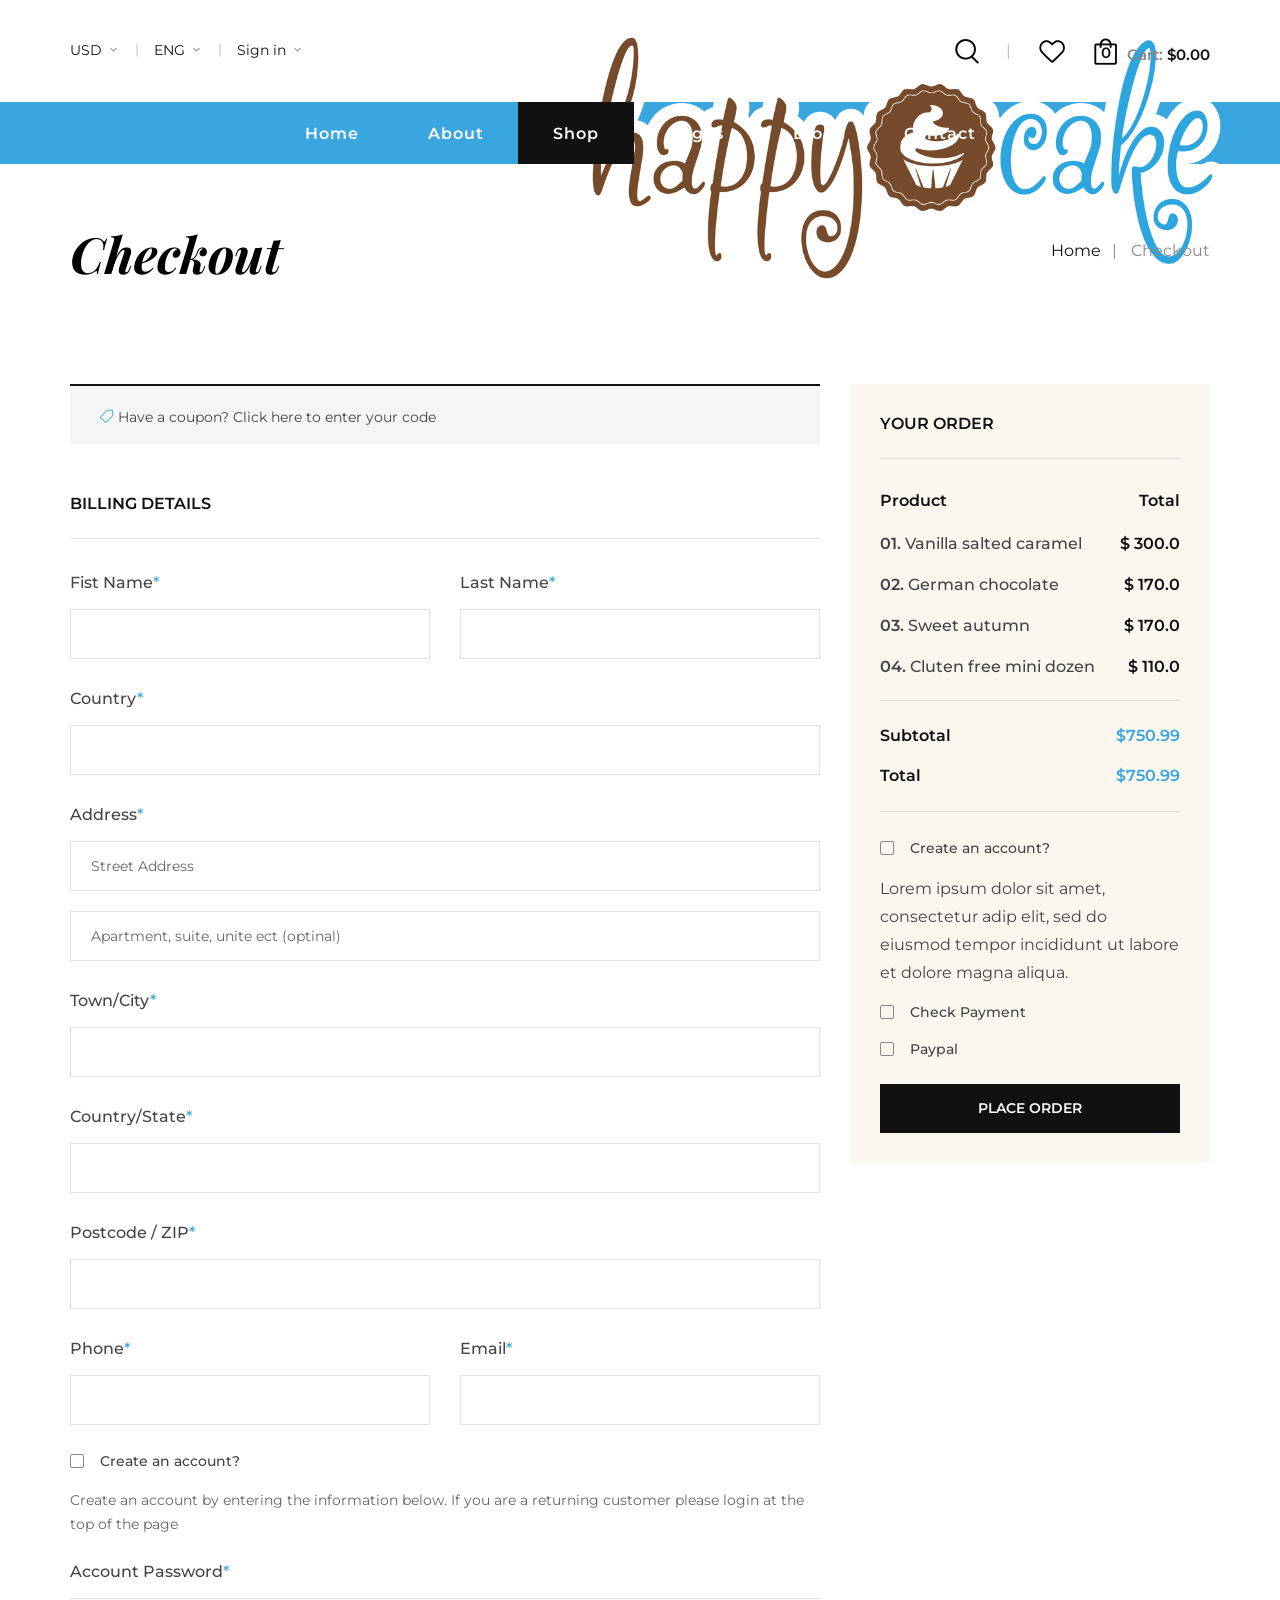
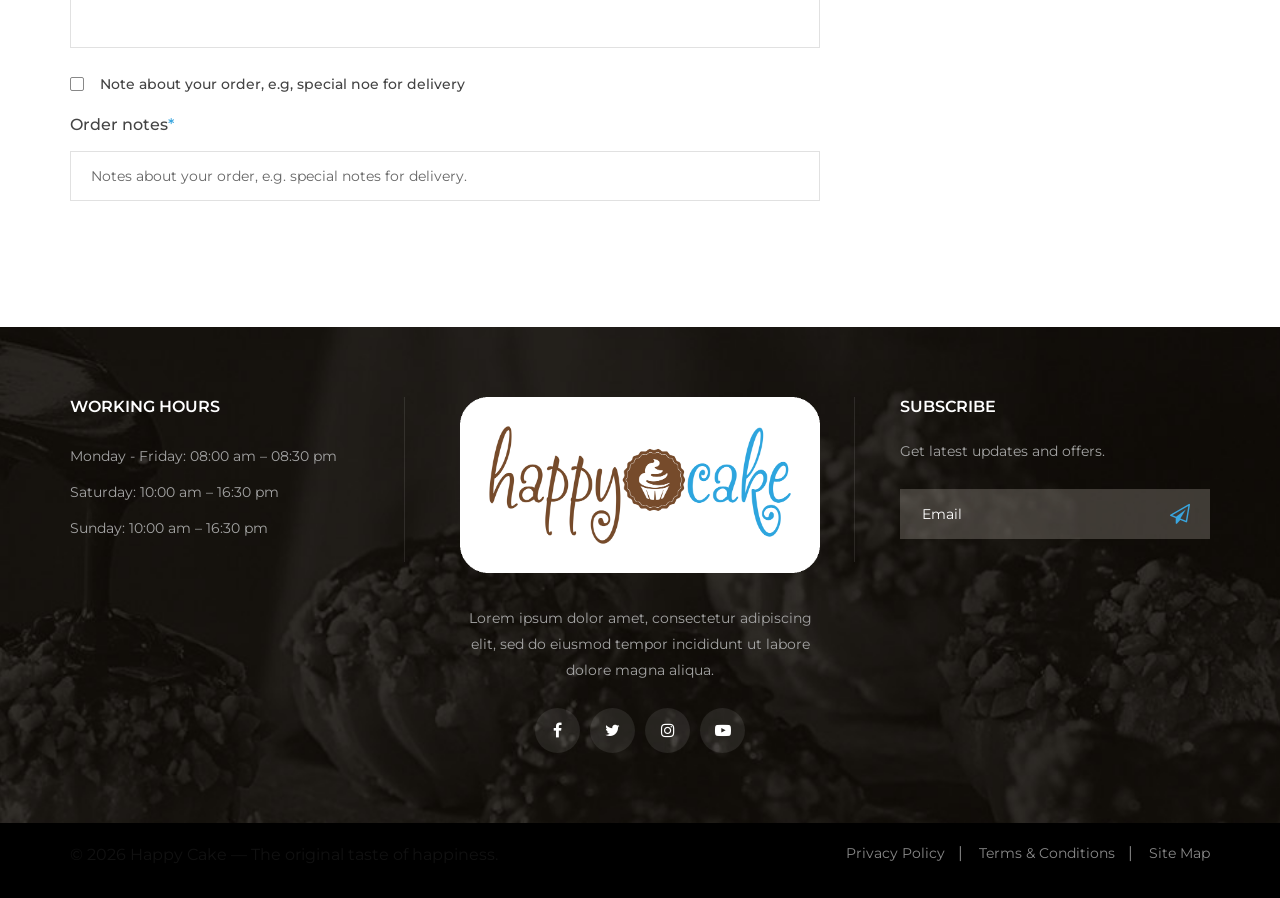
<file: checkout.html>
<!DOCTYPE html>
<html lang="zxx">

<head>
    <meta charset="UTF-8">
    <meta name="description" content="Cake Template">
    <meta name="keywords" content="Cake, unica, creative, html">
    <meta name="viewport" content="width=device-width, initial-scale=1.0">
    <meta http-equiv="X-UA-Compatible" content="ie=edge">
    <title>Happy Cake — Sugar Land, TX</title>

    <!-- Google Font -->
    <link href="https://fonts.googleapis.com/css2?family=Playfair+Display:wght@400;500;600;700;800;900&display=swap"
    rel="stylesheet">
    <link href="https://fonts.googleapis.com/css2?family=Montserrat:wght@300;400;500;600;700;800;900&display=swap"
    rel="stylesheet">

    <!-- Css Styles -->
    <link rel="stylesheet" href="css/bootstrap.min.css" type="text/css">
    <link rel="stylesheet" href="css/flaticon.css" type="text/css">
    <link rel="stylesheet" href="css/barfiller.css" type="text/css">
    <link rel="stylesheet" href="css/magnific-popup.css" type="text/css">
    <link rel="stylesheet" href="css/font-awesome.min.css" type="text/css">
    <link rel="stylesheet" href="css/elegant-icons.css" type="text/css">
    <link rel="stylesheet" href="css/nice-select.css" type="text/css">
    <link rel="stylesheet" href="css/owl.carousel.min.css" type="text/css">
    <link rel="stylesheet" href="css/slicknav.min.css" type="text/css">
    <link rel="stylesheet" href="css/style.css" type="text/css">
</head>

<body>
    <!-- Page Preloder -->
    <div id="preloder">
        <div class="loader"></div>
    </div>

    <!-- Offcanvas Menu Begin -->
    <div class="offcanvas-menu-overlay"></div>
    <div class="offcanvas-menu-wrapper">
        <div class="offcanvas__cart">
            <div class="offcanvas__cart__links">
                <a href="#" class="search-switch"><img src="img/icon/search.png" alt=""></a>
                <a href="#"><img src="img/icon/heart.png" alt=""></a>
            </div>
            <div class="offcanvas__cart__item">
                <a href="#"><img src="img/icon/cart.png" alt=""> <span>0</span></a>
                <div class="cart__price">Cart: <span>$0.00</span></div>
            </div>
        </div>
        <div class="offcanvas__logo">
            <a href="./index.html"><img src="img/logo.png" alt=""></a>
        </div>
        <div id="mobile-menu-wrap"></div>
        <div class="offcanvas__option">
            <ul>
                <li>USD <span class="arrow_carrot-down"></span>
                    <ul>
                        <li>EUR</li>
                        <li>USD</li>
                    </ul>
                </li>
                <li>ENG <span class="arrow_carrot-down"></span>
                    <ul>
                        <li>Spanish</li>
                        <li>ENG</li>
                    </ul>
                </li>
                <li><a href="#">Sign in</a> <span class="arrow_carrot-down"></span></li>
            </ul>
        </div>
    </div>
    <!-- Offcanvas Menu End -->

    <!-- Header Section Begin -->
    <header class="header">
        <div class="header__top">
            <div class="container">
                <div class="row">
                    <div class="col-lg-12">
                        <div class="header__top__inner">
                            <div class="header__top__left">
                                <ul>
                                    <li>USD <span class="arrow_carrot-down"></span>
                                        <ul>
                                            <li>EUR</li>
                                            <li>USD</li>
                                        </ul>
                                    </li>
                                    <li>ENG <span class="arrow_carrot-down"></span>
                                        <ul>
                                            <li>Spanish</li>
                                            <li>ENG</li>
                                        </ul>
                                    </li>
                                    <li><a href="#">Sign in</a> <span class="arrow_carrot-down"></span></li>
                                </ul>
                            </div>
                            <div class="header__logo">
                                <a href="./index.html"><img src="img/logo.png" alt=""></a>
                            </div>
                            <div class="header__top__right">
                                <div class="header__top__right__links">
                                    <a href="#" class="search-switch"><img src="img/icon/search.png" alt=""></a>
                                    <a href="#"><img src="img/icon/heart.png" alt=""></a>
                                </div>
                                <div class="header__top__right__cart">
                                    <a href="#"><img src="img/icon/cart.png" alt=""> <span>0</span></a>
                                    <div class="cart__price">Cart: <span>$0.00</span></div>
                                </div>
                            </div>
                        </div>
                    </div>
                </div>
                <div class="canvas__open"><i class="fa fa-bars"></i></div>
            </div>
        </div>
        <div class="container">
            <div class="row">
                <div class="col-lg-12">
                    <nav class="header__menu mobile-menu">
                        <ul>
                            <li><a href="./index.html">Home</a></li>
                            <li><a href="./about.html">About</a></li>
                            <li class="active"><a href="./shop.html">Shop</a></li>
                            <li><a href="#">Pages</a>
                                <ul class="dropdown">
                                    <li><a href="./shop-details.html">Shop Details</a></li>
                                    <li><a href="./shoping-cart.html">Shoping Cart</a></li>
                                    <li><a href="./checkout.html">Check Out</a></li>
                                    <li><a href="./wisslist.html">Wisslist</a></li>
                                    <li><a href="./Class.html">Class</a></li>
                                    <li><a href="./blog-details.html">Blog Details</a></li>
                                </ul>
                            </li>
                            <li><a href="./blog.html">Blog</a></li>
                            <li><a href="./contact.html">Contact</a></li>
                        </ul>
                    </nav>
                </div>
            </div>
        </div>
    </header>
    <!-- Header Section End -->

    <!-- Breadcrumb Begin -->
    <div class="breadcrumb-option">
        <div class="container">
            <div class="row">
                <div class="col-lg-6 col-md-6 col-sm-6">
                    <div class="breadcrumb__text">
                        <h2>Checkout</h2>
                    </div>
                </div>
                <div class="col-lg-6 col-md-6 col-sm-6">
                    <div class="breadcrumb__links">
                        <a href="./index.html">Home</a>
                        <span>Checkout</span>
                    </div>
                </div>
            </div>
        </div>
    </div>
    <!-- Breadcrumb End -->

    <!-- Checkout Section Begin -->
    <section class="checkout spad">
        <div class="container">
            <div class="checkout__form">
                <form action="#">
                    <div class="row">
                        <div class="col-lg-8 col-md-6">
                            <h6 class="coupon__code"><span class="icon_tag_alt"></span> Have a coupon? <a href="#">Click
                            here</a> to enter your code</h6>
                            <h6 class="checkout__title">Billing Details</h6>
                            <div class="row">
                                <div class="col-lg-6">
                                    <div class="checkout__input">
                                        <p>Fist Name<span>*</span></p>
                                        <input type="text">
                                    </div>
                                </div>
                                <div class="col-lg-6">
                                    <div class="checkout__input">
                                        <p>Last Name<span>*</span></p>
                                        <input type="text">
                                    </div>
                                </div>
                            </div>
                            <div class="checkout__input">
                                <p>Country<span>*</span></p>
                                <input type="text">
                            </div>
                            <div class="checkout__input">
                                <p>Address<span>*</span></p>
                                <input type="text" placeholder="Street Address" class="checkout__input__add">
                                <input type="text" placeholder="Apartment, suite, unite ect (optinal)">
                            </div>
                            <div class="checkout__input">
                                <p>Town/City<span>*</span></p>
                                <input type="text">
                            </div>
                            <div class="checkout__input">
                                <p>Country/State<span>*</span></p>
                                <input type="text">
                            </div>
                            <div class="checkout__input">
                                <p>Postcode / ZIP<span>*</span></p>
                                <input type="text">
                            </div>
                            <div class="row">
                                <div class="col-lg-6">
                                    <div class="checkout__input">
                                        <p>Phone<span>*</span></p>
                                        <input type="text">
                                    </div>
                                </div>
                                <div class="col-lg-6">
                                    <div class="checkout__input">
                                        <p>Email<span>*</span></p>
                                        <input type="text">
                                    </div>
                                </div>
                            </div>
                            <div class="checkout__input__checkbox">
                                <label for="acc">
                                    Create an account?
                                    <input type="checkbox" id="acc">
                                    <span class="checkmark"></span>
                                </label>
                                <p>Create an account by entering the information below. If you are a returning customer
                                please login at the top of the page</p>
                            </div>
                            <div class="checkout__input">
                                <p>Account Password<span>*</span></p>
                                <input type="text">
                            </div>
                            <div class="checkout__input__checkbox">
                                <label for="diff-acc">
                                    Note about your order, e.g, special noe for delivery
                                    <input type="checkbox" id="diff-acc">
                                    <span class="checkmark"></span>
                                </label>
                            </div>
                            <div class="checkout__input">
                                <p>Order notes<span>*</span></p>
                                <input type="text"
                                placeholder="Notes about your order, e.g. special notes for delivery.">
                            </div>
                        </div>
                        <div class="col-lg-4 col-md-6">
                            <div class="checkout__order">
                                <h6 class="order__title">Your order</h6>
                                <div class="checkout__order__products">Product <span>Total</span></div>
                                <ul class="checkout__total__products">
                                    <li><samp>01.</samp> Vanilla salted caramel <span>$ 300.0</span></li>
                                    <li><samp>02.</samp> German chocolate <span>$ 170.0</span></li>
                                    <li><samp>03.</samp> Sweet autumn <span>$ 170.0</span></li>
                                    <li><samp>04.</samp> Cluten free mini dozen <span>$ 110.0</span></li>
                                </ul>
                                <ul class="checkout__total__all">
                                    <li>Subtotal <span>$750.99</span></li>
                                    <li>Total <span>$750.99</span></li>
                                </ul>
                                <div class="checkout__input__checkbox">
                                    <label for="acc-or">
                                        Create an account?
                                        <input type="checkbox" id="acc-or">
                                        <span class="checkmark"></span>
                                    </label>
                                </div>
                                <p>Lorem ipsum dolor sit amet, consectetur adip elit, sed do eiusmod tempor incididunt
                                ut labore et dolore magna aliqua.</p>
                                <div class="checkout__input__checkbox">
                                    <label for="payment">
                                        Check Payment
                                        <input type="checkbox" id="payment">
                                        <span class="checkmark"></span>
                                    </label>
                                </div>
                                <div class="checkout__input__checkbox">
                                    <label for="paypal">
                                        Paypal
                                        <input type="checkbox" id="paypal">
                                        <span class="checkmark"></span>
                                    </label>
                                </div>
                                <button type="submit" class="site-btn">PLACE ORDER</button>
                            </div>
                        </div>
                    </div>
                </form>
            </div>
        </div>
    </section>
    <!-- Checkout Section End -->

    <!-- Footer Section Begin -->
    <footer class="footer set-bg" data-setbg="img/footer-bg.jpg">
        <div class="container">
            <div class="row">
                <div class="col-lg-4 col-md-6 col-sm-6">
                    <div class="footer__widget">
                        <h6>WORKING HOURS</h6>
                        <ul>
                            <li>Monday - Friday: 08:00 am – 08:30 pm</li>
                            <li>Saturday: 10:00 am – 16:30 pm</li>
                            <li>Sunday: 10:00 am – 16:30 pm</li>
                        </ul>
                    </div>
                </div>
                <div class="col-lg-4 col-md-6 col-sm-6">
                    <div class="footer__about">
                        <div class="footer__logo">
                            <a href="#"><img src="img/footer-logo.png" alt=""></a>
                        </div>
                        <p>Lorem ipsum dolor amet, consectetur adipiscing elit, sed do eiusmod tempor incididunt ut
                        labore dolore magna aliqua.</p>
                        <div class="footer__social">
                            <a href="#"><i class="fa fa-facebook"></i></a>
                            <a href="#"><i class="fa fa-twitter"></i></a>
                            <a href="#"><i class="fa fa-instagram"></i></a>
                            <a href="#"><i class="fa fa-youtube-play"></i></a>
                        </div>
                    </div>
                </div>
                <div class="col-lg-4 col-md-6 col-sm-6">
                    <div class="footer__newslatter">
                        <h6>Subscribe</h6>
                        <p>Get latest updates and offers.</p>
                        <form action="#">
                            <input type="text" placeholder="Email">
                            <button type="submit"><i class="fa fa-send-o"></i></button>
                        </form>
                    </div>
                </div>
            </div>
        </div>
        <div class="copyright">
            <div class="container">
                <div class="row">
                    <div class="col-lg-7">
                       <p class="footer-company-name">© 2026 Happy Cake — The original taste of happiness.</p>
                  </div>
                  <div class="col-lg-5">
                    <div class="copyright__widget">
                        <ul>
                            <li><a href="#">Privacy Policy</a></li>
                            <li><a href="#">Terms & Conditions</a></li>
                            <li><a href="#">Site Map</a></li>
                        </ul>
                    </div>
                </div>
            </div>
        </div>
    </div>
</footer>
<!-- Footer Section End -->

<!-- Search Begin -->
<div class="search-model">
    <div class="h-100 d-flex align-items-center justify-content-center">
        <div class="search-close-switch">+</div>
        <form class="search-model-form">
            <input type="text" id="search-input" placeholder="Search here.....">
        </form>
    </div>
</div>
<!-- Search End -->

<!-- Js Plugins -->
<script src="js/jquery-3.3.1.min.js"></script>
<script src="js/bootstrap.min.js"></script>
<script src="js/jquery.nice-select.min.js"></script>
<script src="js/jquery.barfiller.js"></script>
<script src="js/jquery.magnific-popup.min.js"></script>
<script src="js/jquery.slicknav.js"></script>
<script src="js/owl.carousel.min.js"></script>
<script src="js/jquery.nicescroll.min.js"></script>
<script src="js/main.js"></script>
</body>

</html>
</file>
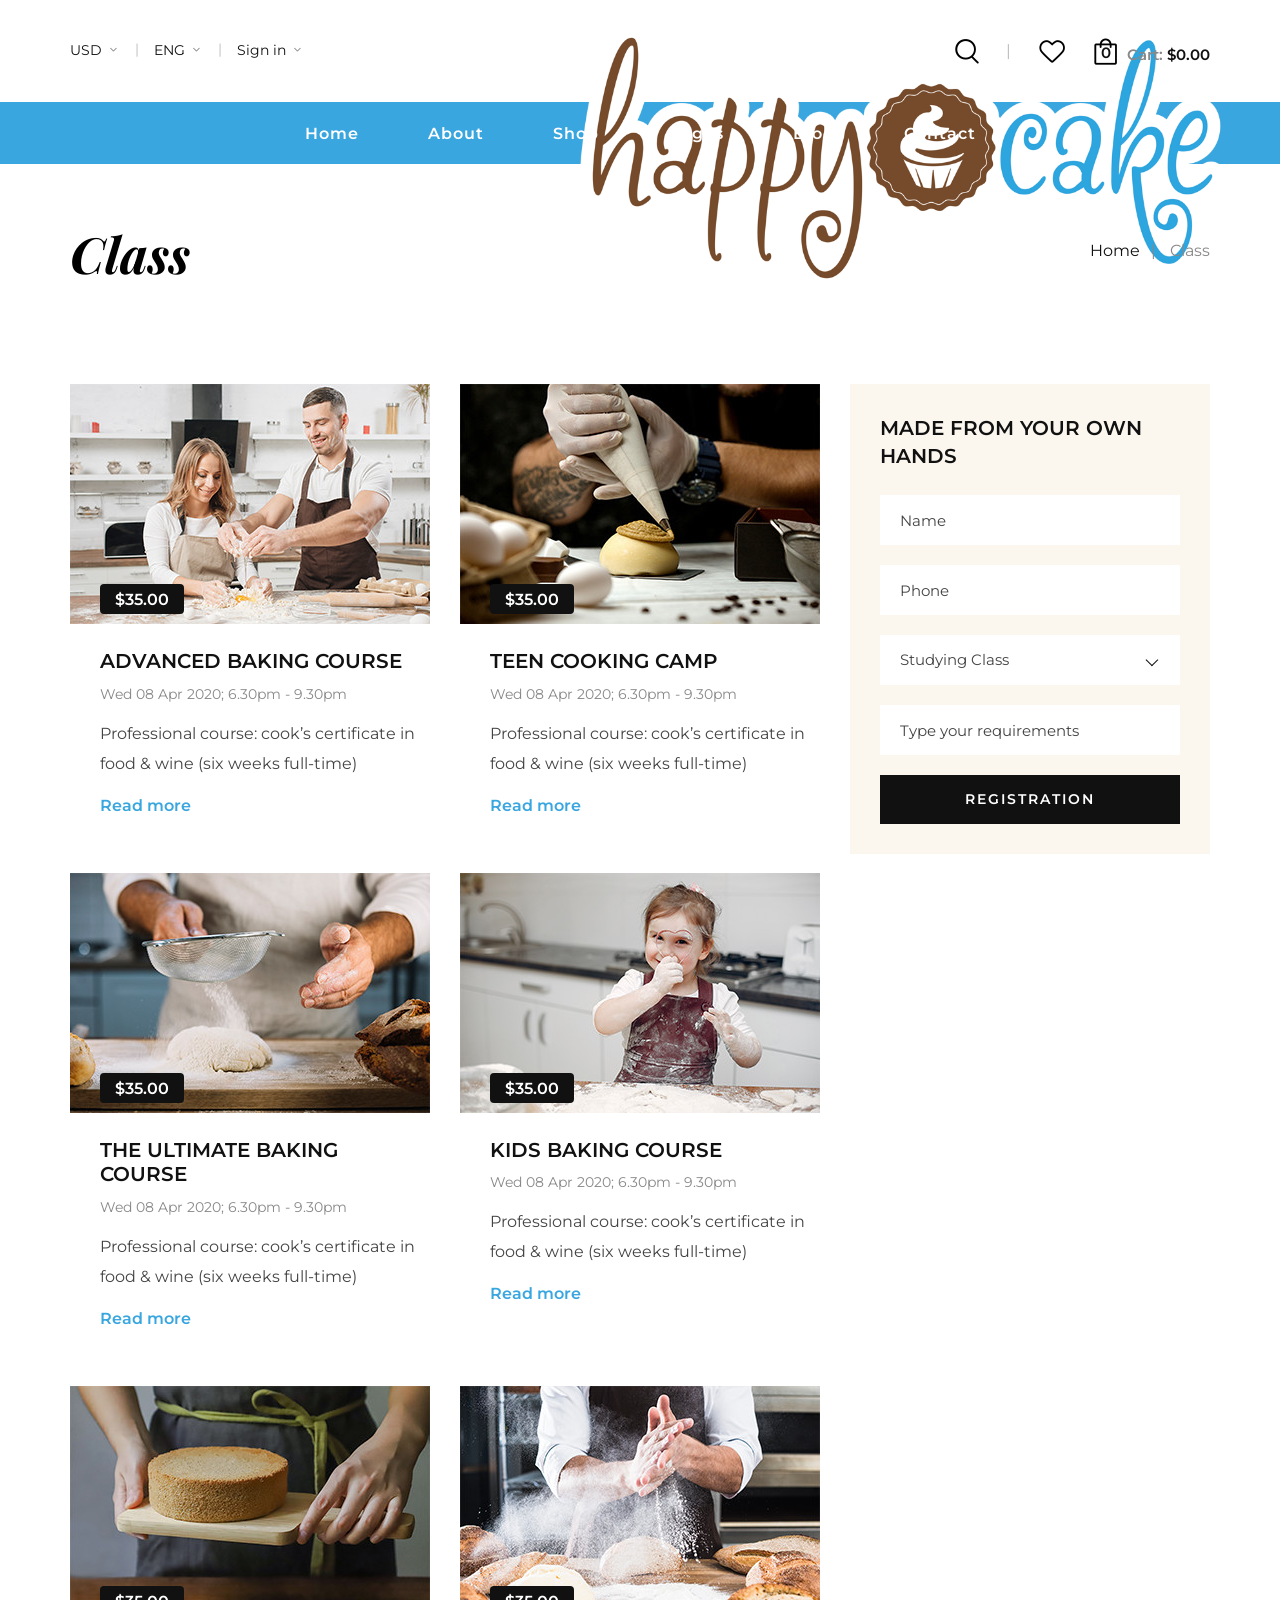
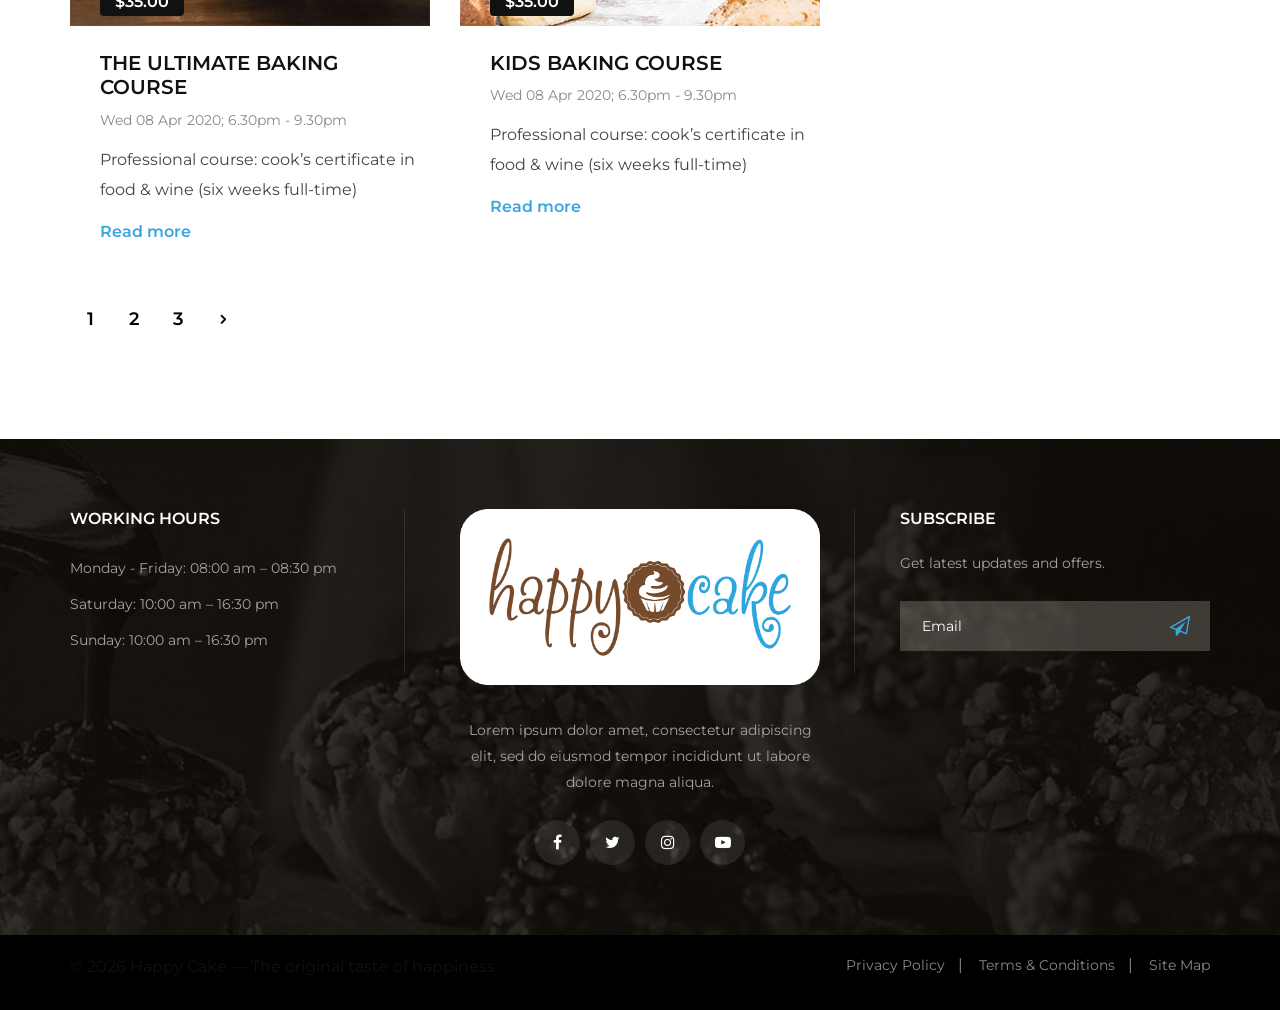
<file: class.html>
<!DOCTYPE html>
<html lang="zxx">

<head>
    <meta charset="UTF-8">
    <meta name="description" content="Cake Template">
    <meta name="keywords" content="Cake, unica, creative, html">
    <meta name="viewport" content="width=device-width, initial-scale=1.0">
    <meta http-equiv="X-UA-Compatible" content="ie=edge">
    <title>Happy Cake — Sugar Land, TX</title>

    <!-- Google Font -->
    <link href="https://fonts.googleapis.com/css2?family=Playfair+Display:wght@400;500;600;700;800;900&display=swap"
    rel="stylesheet">
    <link href="https://fonts.googleapis.com/css2?family=Montserrat:wght@300;400;500;600;700;800;900&display=swap"
    rel="stylesheet">

    <!-- Css Styles -->
    <link rel="stylesheet" href="css/bootstrap.min.css" type="text/css">
    <link rel="stylesheet" href="css/flaticon.css" type="text/css">
    <link rel="stylesheet" href="css/barfiller.css" type="text/css">
    <link rel="stylesheet" href="css/magnific-popup.css" type="text/css">
    <link rel="stylesheet" href="css/font-awesome.min.css" type="text/css">
    <link rel="stylesheet" href="css/elegant-icons.css" type="text/css">
    <link rel="stylesheet" href="css/nice-select.css" type="text/css">
    <link rel="stylesheet" href="css/owl.carousel.min.css" type="text/css">
    <link rel="stylesheet" href="css/slicknav.min.css" type="text/css">
    <link rel="stylesheet" href="css/style.css" type="text/css">
</head>

<body>
    <!-- Page Preloder -->
    <div id="preloder">
        <div class="loader"></div>
    </div>

    <!-- Offcanvas Menu Begin -->
    <div class="offcanvas-menu-overlay"></div>
    <div class="offcanvas-menu-wrapper">
        <div class="offcanvas__cart">
            <div class="offcanvas__cart__links">
                <a href="#" class="search-switch"><img src="img/icon/search.png" alt=""></a>
                <a href="#"><img src="img/icon/heart.png" alt=""></a>
            </div>
            <div class="offcanvas__cart__item">
                <a href="#"><img src="img/icon/cart.png" alt=""> <span>0</span></a>
                <div class="cart__price">Cart: <span>$0.00</span></div>
            </div>
        </div>
        <div class="offcanvas__logo">
            <a href="./index.html"><img src="img/logo.png" alt=""></a>
        </div>
        <div id="mobile-menu-wrap"></div>
        <div class="offcanvas__option">
            <ul>
                <li>USD <span class="arrow_carrot-down"></span>
                    <ul>
                        <li>EUR</li>
                        <li>USD</li>
                    </ul>
                </li>
                <li>ENG <span class="arrow_carrot-down"></span>
                    <ul>
                        <li>Spanish</li>
                        <li>ENG</li>
                    </ul>
                </li>
                <li><a href="#">Sign in</a> <span class="arrow_carrot-down"></span></li>
            </ul>
        </div>
    </div>
    <!-- Offcanvas Menu End -->

    <!-- Header Section Begin -->
    <header class="header">
        <div class="header__top">
            <div class="container">
                <div class="row">
                    <div class="col-lg-12">
                        <div class="header__top__inner">
                            <div class="header__top__left">
                                <ul>
                                    <li>USD <span class="arrow_carrot-down"></span>
                                        <ul>
                                            <li>EUR</li>
                                            <li>USD</li>
                                        </ul>
                                    </li>
                                    <li>ENG <span class="arrow_carrot-down"></span>
                                        <ul>
                                            <li>Spanish</li>
                                            <li>ENG</li>
                                        </ul>
                                    </li>
                                    <li><a href="#">Sign in</a> <span class="arrow_carrot-down"></span></li>
                                </ul>
                            </div>
                            <div class="header__logo">
                                <a href="./index.html"><img src="img/logo.png" alt=""></a>
                            </div>
                            <div class="header__top__right">
                                <div class="header__top__right__links">
                                    <a href="#" class="search-switch"><img src="img/icon/search.png" alt=""></a>
                                    <a href="#"><img src="img/icon/heart.png" alt=""></a>
                                </div>
                                <div class="header__top__right__cart">
                                    <a href="#"><img src="img/icon/cart.png" alt=""> <span>0</span></a>
                                    <div class="cart__price">Cart: <span>$0.00</span></div>
                                </div>
                            </div>
                        </div>
                    </div>
                </div>
                <div class="canvas__open"><i class="fa fa-bars"></i></div>
            </div>
        </div>
        <div class="container">
            <div class="row">
                <div class="col-lg-12">
                    <nav class="header__menu mobile-menu">
                        <ul>
                            <li><a href="./index.html">Home</a></li>
                            <li><a href="./about.html">About</a></li>
                            <li><a href="./shop.html">Shop</a></li>
                            <li><a href="#">Pages</a>
                                <ul class="dropdown">
                                    <li><a href="./shop-details.html">Shop Details</a></li>
                                    <li><a href="./shoping-cart.html">Shoping Cart</a></li>
                                    <li><a href="./checkout.html">Check Out</a></li>
                                    <li><a href="./wisslist.html">Wisslist</a></li>
                                    <li><a href="./class.html">Class</a></li>
                                    <li><a href="./blog-details.html">Blog Details</a></li>
                                </ul>
                            </li>
                            <li><a href="./blog.html">Blog</a></li>
                            <li><a href="./contact.html">Contact</a></li>
                        </ul>
                    </nav>
                </div>
            </div>
        </div>
    </header>
    <!-- Header Section End -->

    <!-- Breadcrumb Begin -->
    <div class="breadcrumb-option">
        <div class="container">
            <div class="row">
                <div class="col-lg-6 col-md-6 col-sm-6">
                    <div class="breadcrumb__text">
                        <h2>Class</h2>
                    </div>
                </div>
                <div class="col-lg-6 col-md-6 col-sm-6">
                    <div class="breadcrumb__links">
                        <a href="./index.html">Home</a>
                        <span>Class</span>
                    </div>
                </div>
            </div>
        </div>
    </div>
    <!-- Breadcrumb End -->

    <!-- Class Section Begin -->
    <section class="class-page spad">
        <div class="container">
            <div class="row">
                <div class="col-lg-8">
                    <div class="row">
                        <div class="col-lg-6 col-md-6 col-sm-6">
                            <div class="class__item">
                                <div class="class__item__pic set-bg" data-setbg="img/class/class-1.jpg">
                                    <div class="label">$35.00</div>
                                </div>
                                <div class="class__item__text">
                                    <h5><a href="#">ADVANCED BAKING COURSE</a></h5>
                                    <span>Wed 08 Apr 2020; 6.30pm - 9.30pm</span>
                                    <p>Professional course: cook’s certificate in food & wine (six weeks full-time)</p>
                                    <a href="#" class="read_more">Read more</a>
                                </div>
                            </div>
                        </div>
                        <div class="col-lg-6 col-md-6 col-sm-6">
                            <div class="class__item">
                                <div class="class__item__pic set-bg" data-setbg="img/class/class-2.jpg">
                                    <div class="label">$35.00</div>
                                </div>
                                <div class="class__item__text">
                                    <h5><a href="#">TEEN COOKING CAMP</a></h5>
                                    <span>Wed 08 Apr 2020; 6.30pm - 9.30pm</span>
                                    <p>Professional course: cook’s certificate in food & wine (six weeks full-time)</p>
                                    <a href="#" class="read_more">Read more</a>
                                </div>
                            </div>
                        </div>
                        <div class="col-lg-6 col-md-6 col-sm-6">
                            <div class="class__item">
                                <div class="class__item__pic set-bg" data-setbg="img/class/class-3.jpg">
                                    <div class="label">$35.00</div>
                                </div>
                                <div class="class__item__text">
                                    <h5><a href="#">THE ULTIMATE BAKING COURSE</a></h5>
                                    <span>Wed 08 Apr 2020; 6.30pm - 9.30pm</span>
                                    <p>Professional course: cook’s certificate in food & wine (six weeks full-time)</p>
                                    <a href="#" class="read_more">Read more</a>
                                </div>
                            </div>
                        </div>
                        <div class="col-lg-6 col-md-6 col-sm-6">
                            <div class="class__item">
                                <div class="class__item__pic set-bg" data-setbg="img/class/class-4.jpg">
                                    <div class="label">$35.00</div>
                                </div>
                                <div class="class__item__text">
                                    <h5><a href="#">KIDS BAKING COURSE</a></h5>
                                    <span>Wed 08 Apr 2020; 6.30pm - 9.30pm</span>
                                    <p>Professional course: cook’s certificate in food & wine (six weeks full-time)</p>
                                    <a href="#" class="read_more">Read more</a>
                                </div>
                            </div>
                        </div>
                        <div class="col-lg-6 col-md-6 col-sm-6">
                            <div class="class__item">
                                <div class="class__item__pic set-bg" data-setbg="img/class/class-5.jpg">
                                    <div class="label">$35.00</div>
                                </div>
                                <div class="class__item__text">
                                    <h5><a href="#">THE ULTIMATE BAKING COURSE</a></h5>
                                    <span>Wed 08 Apr 2020; 6.30pm - 9.30pm</span>
                                    <p>Professional course: cook’s certificate in food & wine (six weeks full-time)</p>
                                    <a href="#" class="read_more">Read more</a>
                                </div>
                            </div>
                        </div>
                        <div class="col-lg-6 col-md-6 col-sm-6">
                            <div class="class__item">
                                <div class="class__item__pic set-bg" data-setbg="img/class/class-6.jpg">
                                    <div class="label">$35.00</div>
                                </div>
                                <div class="class__item__text">
                                    <h5><a href="#">KIDS BAKING COURSE</a></h5>
                                    <span>Wed 08 Apr 2020; 6.30pm - 9.30pm</span>
                                    <p>Professional course: cook’s certificate in food & wine (six weeks full-time)</p>
                                    <a href="#" class="read_more">Read more</a>
                                </div>
                            </div>
                        </div>
                    </div>
                    <div class="shop__pagination">
                        <a href="#">1</a>
                        <a href="#">2</a>
                        <a href="#">3</a>
                        <a href="#"><span class="arrow_carrot-right"></span></a>
                    </div>
                </div>
                <div class="col-lg-4">
                    <div class="class__sidebar">
                        <h5>Made from your own hands</h5>
                        <form action="#">
                            <input type="text" placeholder="Name">
                            <input type="text" placeholder="Phone">
                            <select>
                                <option value="">Studying Class</option>
                                <option value="">Writting Class</option>
                                <option value="">Reading Class</option>
                            </select>
                            <input type="text" placeholder="Type your requirements">
                            <button type="submit" class="site-btn">registration</button>
                        </form>
                    </div>
                </div>
            </div>
        </div>
    </section>
    <!-- Class Section End -->

    <!-- Footer Section Begin -->
    <footer class="footer set-bg" data-setbg="img/footer-bg.jpg">
        <div class="container">
            <div class="row">
                <div class="col-lg-4 col-md-6 col-sm-6">
                    <div class="footer__widget">
                        <h6>WORKING HOURS</h6>
                        <ul>
                            <li>Monday - Friday: 08:00 am – 08:30 pm</li>
                            <li>Saturday: 10:00 am – 16:30 pm</li>
                            <li>Sunday: 10:00 am – 16:30 pm</li>
                        </ul>
                    </div>
                </div>
                <div class="col-lg-4 col-md-6 col-sm-6">
                    <div class="footer__about">
                        <div class="footer__logo">
                            <a href="#"><img src="img/footer-logo.png" alt=""></a>
                        </div>
                        <p>Lorem ipsum dolor amet, consectetur adipiscing elit, sed do eiusmod tempor incididunt ut
                        labore dolore magna aliqua.</p>
                        <div class="footer__social">
                            <a href="#"><i class="fa fa-facebook"></i></a>
                            <a href="#"><i class="fa fa-twitter"></i></a>
                            <a href="#"><i class="fa fa-instagram"></i></a>
                            <a href="#"><i class="fa fa-youtube-play"></i></a>
                        </div>
                    </div>
                </div>
                <div class="col-lg-4 col-md-6 col-sm-6">
                    <div class="footer__newslatter">
                        <h6>Subscribe</h6>
                        <p>Get latest updates and offers.</p>
                        <form action="#">
                            <input type="text" placeholder="Email">
                            <button type="submit"><i class="fa fa-send-o"></i></button>
                        </form>
                    </div>
                </div>
            </div>
        </div>
        <div class="copyright">
            <div class="container">
                <div class="row">
                    <div class="col-lg-7">
                        <p class="footer-company-name">© 2026 Happy Cake — The original taste of happiness.</p>
                  </div>
                  <div class="col-lg-5">
                    <div class="copyright__widget">
                        <ul>
                            <li><a href="#">Privacy Policy</a></li>
                            <li><a href="#">Terms & Conditions</a></li>
                            <li><a href="#">Site Map</a></li>
                        </ul>
                    </div>
                </div>
            </div>
        </div>
    </div>
</footer>
<!-- Footer Section End -->

<!-- Search Begin -->
<div class="search-model">
    <div class="h-100 d-flex align-items-center justify-content-center">
        <div class="search-close-switch">+</div>
        <form class="search-model-form">
            <input type="text" id="search-input" placeholder="Search here.....">
        </form>
    </div>
</div>
<!-- Search End -->

<!-- Js Plugins -->
<script src="js/jquery-3.3.1.min.js"></script>
<script src="js/bootstrap.min.js"></script>
<script src="js/jquery.nice-select.min.js"></script>
<script src="js/jquery.barfiller.js"></script>
<script src="js/jquery.magnific-popup.min.js"></script>
<script src="js/jquery.slicknav.js"></script>
<script src="js/owl.carousel.min.js"></script>
<script src="js/jquery.nicescroll.min.js"></script>
<script src="js/main.js"></script>
</body>

</html>
</file>
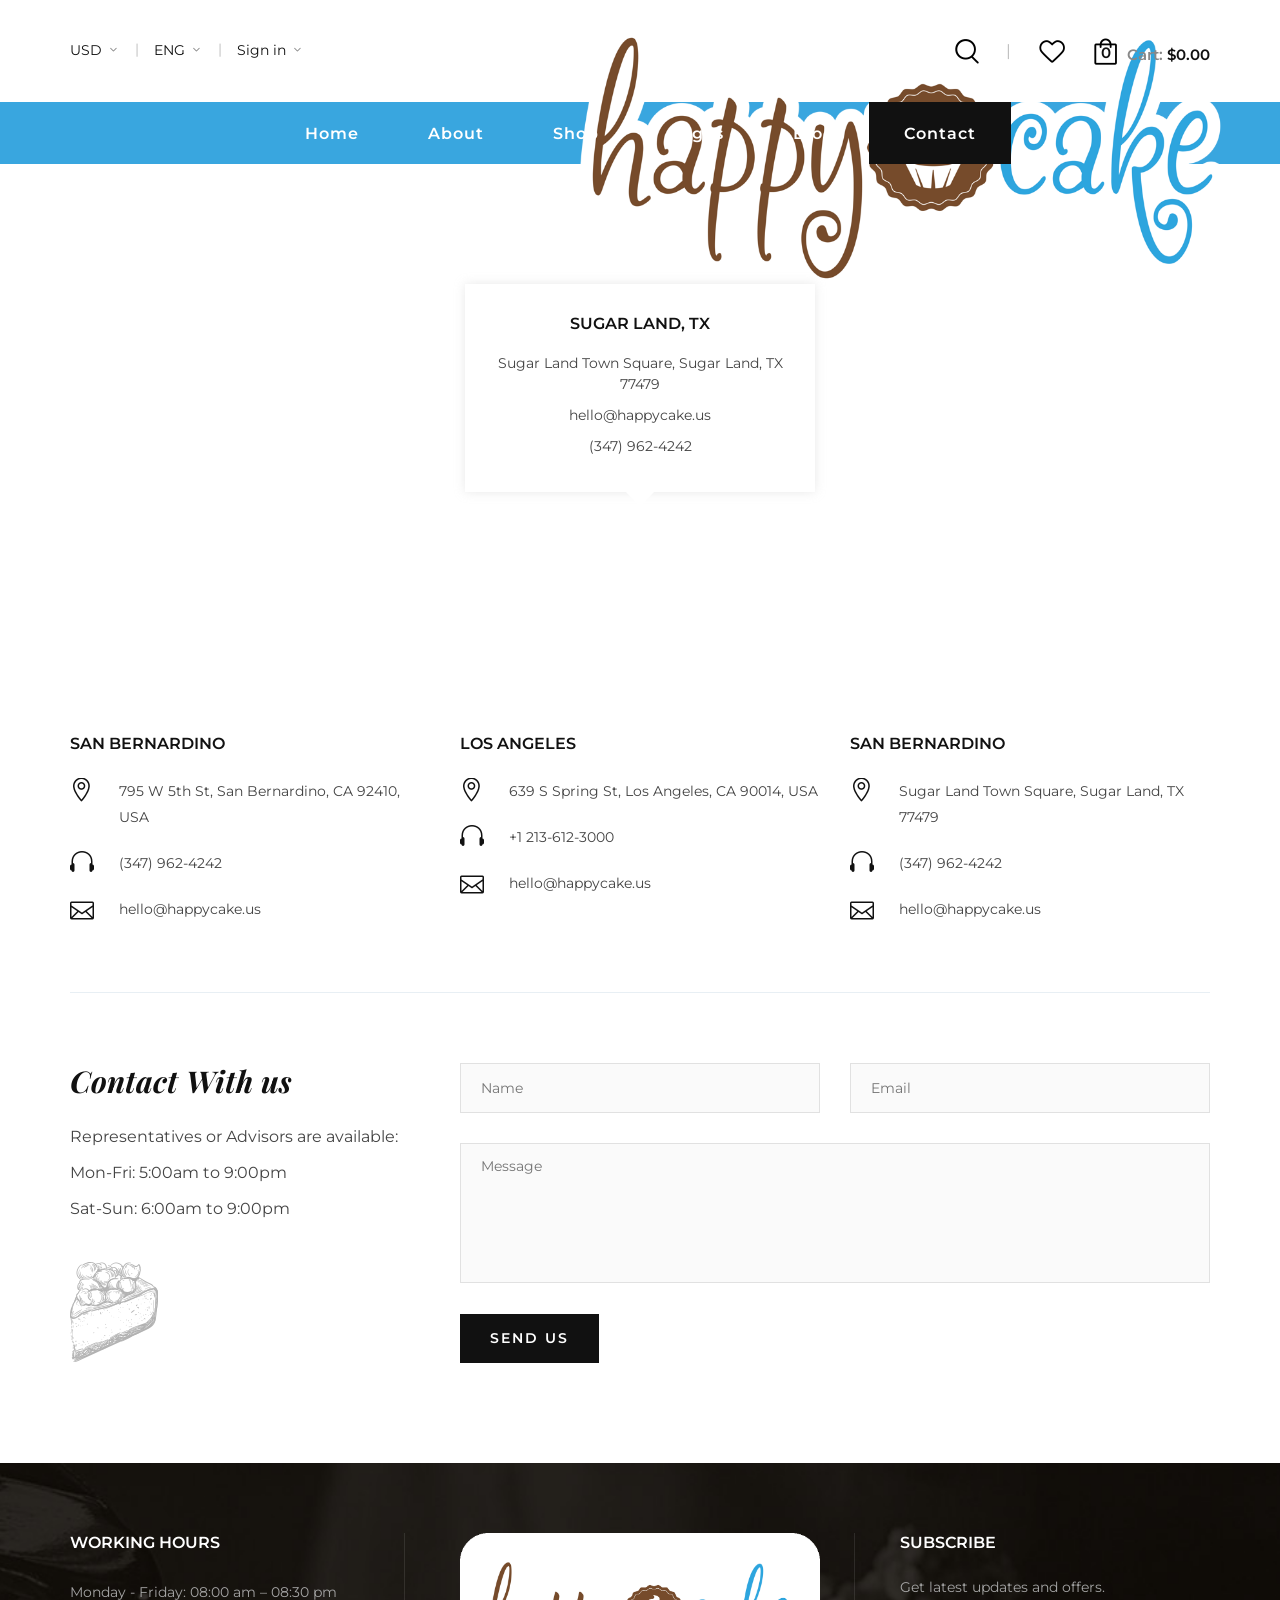
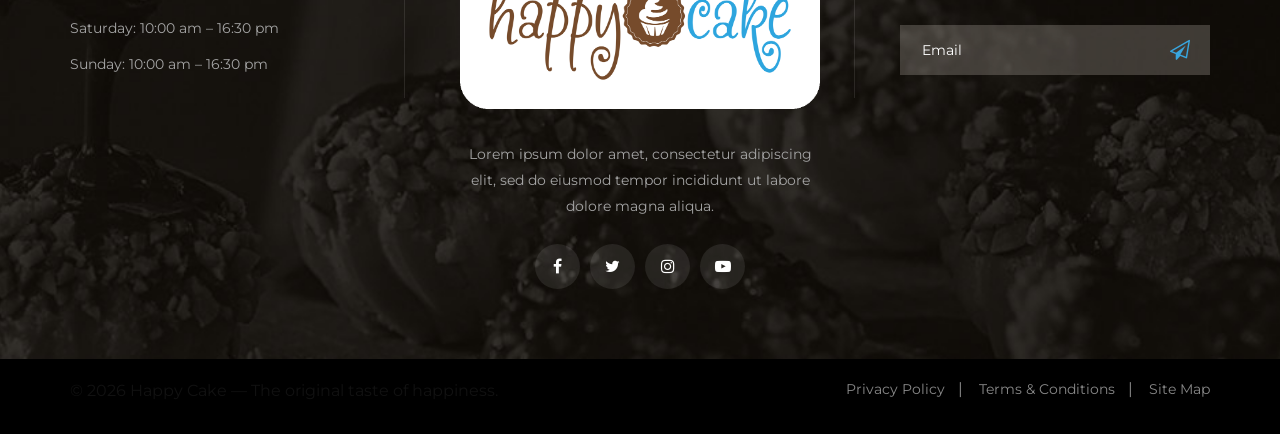
<file: contact.html>
<!DOCTYPE html>
<html lang="zxx">

<head>
    <meta charset="UTF-8">
    <meta name="description" content="Cake Template">
    <meta name="keywords" content="Cake, unica, creative, html">
    <meta name="viewport" content="width=device-width, initial-scale=1.0">
    <meta http-equiv="X-UA-Compatible" content="ie=edge">
    <title>Happy Cake — Sugar Land, TX</title>

    <!-- Google Font -->
    <link href="https://fonts.googleapis.com/css2?family=Playfair+Display:wght@400;500;600;700;800;900&display=swap"
    rel="stylesheet">
    <link href="https://fonts.googleapis.com/css2?family=Montserrat:wght@300;400;500;600;700;800;900&display=swap"
    rel="stylesheet">

    <!-- Css Styles -->
    <link rel="stylesheet" href="css/bootstrap.min.css" type="text/css">
    <link rel="stylesheet" href="css/flaticon.css" type="text/css">
    <link rel="stylesheet" href="css/barfiller.css" type="text/css">
    <link rel="stylesheet" href="css/magnific-popup.css" type="text/css">
    <link rel="stylesheet" href="css/font-awesome.min.css" type="text/css">
    <link rel="stylesheet" href="css/elegant-icons.css" type="text/css">
    <link rel="stylesheet" href="css/nice-select.css" type="text/css">
    <link rel="stylesheet" href="css/owl.carousel.min.css" type="text/css">
    <link rel="stylesheet" href="css/slicknav.min.css" type="text/css">
    <link rel="stylesheet" href="css/style.css" type="text/css">
</head>

<body>
    <!-- Page Preloder -->
    <div id="preloder">
        <div class="loader"></div>
    </div>

    <!-- Offcanvas Menu Begin -->
    <div class="offcanvas-menu-overlay"></div>
    <div class="offcanvas-menu-wrapper">
        <div class="offcanvas__cart">
            <div class="offcanvas__cart__links">
                <a href="#" class="search-switch"><img src="img/icon/search.png" alt=""></a>
                <a href="#"><img src="img/icon/heart.png" alt=""></a>
            </div>
            <div class="offcanvas__cart__item">
                <a href="#"><img src="img/icon/cart.png" alt=""> <span>0</span></a>
                <div class="cart__price">Cart: <span>$0.00</span></div>
            </div>
        </div>
        <div class="offcanvas__logo">
            <a href="./index.html"><img src="img/logo.png" alt=""></a>
        </div>
        <div id="mobile-menu-wrap"></div>
        <div class="offcanvas__option">
            <ul>
                <li>USD <span class="arrow_carrot-down"></span>
                    <ul>
                        <li>EUR</li>
                        <li>USD</li>
                    </ul>
                </li>
                <li>ENG <span class="arrow_carrot-down"></span>
                    <ul>
                        <li>Spanish</li>
                        <li>ENG</li>
                    </ul>
                </li>
                <li><a href="#">Sign in</a> <span class="arrow_carrot-down"></span></li>
            </ul>
        </div>
    </div>
    <!-- Offcanvas Menu End -->

    <!-- Header Section Begin -->
    <header class="header">
        <div class="header__top">
            <div class="container">
                <div class="row">
                    <div class="col-lg-12">
                        <div class="header__top__inner">
                            <div class="header__top__left">
                                <ul>
                                    <li>USD <span class="arrow_carrot-down"></span>
                                        <ul>
                                            <li>EUR</li>
                                            <li>USD</li>
                                        </ul>
                                    </li>
                                    <li>ENG <span class="arrow_carrot-down"></span>
                                        <ul>
                                            <li>Spanish</li>
                                            <li>ENG</li>
                                        </ul>
                                    </li>
                                    <li><a href="#">Sign in</a> <span class="arrow_carrot-down"></span></li>
                                </ul>
                            </div>
                            <div class="header__logo">
                                <a href="./index.html"><img src="img/logo.png" alt=""></a>
                            </div>
                            <div class="header__top__right">
                                <div class="header__top__right__links">
                                    <a href="#" class="search-switch"><img src="img/icon/search.png" alt=""></a>
                                    <a href="#"><img src="img/icon/heart.png" alt=""></a>
                                </div>
                                <div class="header__top__right__cart">
                                    <a href="#"><img src="img/icon/cart.png" alt=""> <span>0</span></a>
                                    <div class="cart__price">Cart: <span>$0.00</span></div>
                                </div>
                            </div>
                        </div>
                    </div>
                </div>
                <div class="canvas__open"><i class="fa fa-bars"></i></div>
            </div>
        </div>
        <div class="container">
            <div class="row">
                <div class="col-lg-12">
                    <nav class="header__menu mobile-menu">
                        <ul>
                            <li><a href="./index.html">Home</a></li>
                            <li><a href="./about.html">About</a></li>
                            <li><a href="./shop.html">Shop</a></li>
                            <li><a href="#">Pages</a>
                                <ul class="dropdown">
                                    <li><a href="./shop-details.html">Shop Details</a></li>
                                    <li><a href="./shoping-cart.html">Shoping Cart</a></li>
                                    <li><a href="./checkout.html">Check Out</a></li>
                                    <li><a href="./wisslist.html">Wisslist</a></li>
                                    <li><a href="./Class.html">Class</a></li>
                                    <li><a href="./blog-details.html">Blog Details</a></li>
                                </ul>
                            </li>
                            <li><a href="./blog.html">Blog</a></li>
                            <li class="active"><a href="./contact.html">Contact</a></li>
                        </ul>
                    </nav>
                </div>
            </div>
        </div>
    </header>
    <!-- Header Section End -->

    <!-- Contact Section Begin -->
    <section class="contact spad">
        <div class="container">
            <div class="map">
                <div class="container">
                    <div class="row d-flex justify-content-center">
                        <div class="col-lg-4 col-md-7">
                            <div class="map__inner">
                                <h6>Sugar Land, TX</h6>
                                <ul>
                                    <li>Sugar Land Town Square, Sugar Land, TX 77479</li>
                                    <li>hello@happycake.us</li>
                                    <li>(347) 962-4242</li>
                                </ul>
                            </div>
                        </div>
                    </div>
                </div>
                <div class="map__iframe">
                    <iframe src="https://www.google.com/maps/embed?pb=!1m14!1m12!1m3!1d10784.188505644011!2d19.053119335158936!3d47.48899529453826!2m3!1f0!2f0!3f0!3m2!1i1024!2i768!4f13.1!5e0!3m2!1sen!2sbd!4v1543907528304" height="300" style="border:0;" allowfullscreen="" aria-hidden="false" tabindex="0"></iframe>
                </div>
            </div>
            <div class="contact__address">
                <div class="row">
                    <div class="col-lg-4 col-md-6 col-sm-6">
                        <div class="contact__address__item">
                            <h6>san bernardino</h6>
                            <ul>
                                <li>
                                    <span class="icon_pin_alt"></span>
                                    <p>795 W 5th St, San Bernardino, CA 92410, USA</p>
                                </li>
                                <li><span class="icon_headphones"></span>
                                    <p>(347) 962-4242</p>
                                </li>
                                <li><span class="icon_mail_alt"></span>
                                    <p>hello@happycake.us</p>
                                </li>
                            </ul>
                        </div>
                    </div>
                    <div class="col-lg-4 col-md-6 col-sm-6">
                        <div class="contact__address__item">
                            <h6>Los angeles</h6>
                            <ul>
                                <li>
                                    <span class="icon_pin_alt"></span>
                                    <p>639 S Spring St, Los Angeles, CA 90014, USA</p>
                                </li>
                                <li><span class="icon_headphones"></span>
                                    <p>+1 213-612-3000</p>
                                </li>
                                <li><span class="icon_mail_alt"></span>
                                    <p>hello@happycake.us</p>
                                </li>
                            </ul>
                        </div>
                    </div>
                    <div class="col-lg-4 col-md-6 col-sm-6">
                        <div class="contact__address__item">
                            <h6>san bernardino</h6>
                            <ul>
                                <li>
                                    <span class="icon_pin_alt"></span>
                                    <p>Sugar Land Town Square, Sugar Land, TX 77479</p>
                                </li>
                                <li><span class="icon_headphones"></span>
                                    <p>(347) 962-4242</p>
                                </li>
                                <li><span class="icon_mail_alt"></span>
                                    <p>hello@happycake.us</p>
                                </li>
                            </ul>
                        </div>
                    </div>
                </div>
            </div>
            <div class="row">
                <div class="col-lg-4">
                    <div class="contact__text">
                        <h3>Contact With us</h3>
                        <ul>
                            <li>Representatives or Advisors are available:</li>
                            <li>Mon-Fri: 5:00am to 9:00pm</li>
                            <li>Sat-Sun: 6:00am to 9:00pm</li>
                        </ul>
                        <img src="img/cake-piece.png" alt="">
                    </div>
                </div>
                <div class="col-lg-8">
                    <div class="contact__form">
                        <form action="#">
                            <div class="row">
                                <div class="col-lg-6">
                                    <input type="text" placeholder="Name">
                                </div>
                                <div class="col-lg-6">
                                    <input type="text" placeholder="Email">
                                </div>
                                <div class="col-lg-12">
                                    <textarea placeholder="Message"></textarea>
                                    <button type="submit" class="site-btn">Send Us</button>
                                </div>
                            </div>
                        </form>
                    </div>
                </div>
            </div>
        </div>
    </section>
    <!-- Contact Section End -->

    <!-- Footer Section Begin -->
    <footer class="footer set-bg" data-setbg="img/footer-bg.jpg">
        <div class="container">
            <div class="row">
                <div class="col-lg-4">
                    <div class="footer__widget">
                        <h6>WORKING HOURS</h6>
                        <ul>
                            <li>Monday - Friday: 08:00 am – 08:30 pm</li>
                            <li>Saturday: 10:00 am – 16:30 pm</li>
                            <li>Sunday: 10:00 am – 16:30 pm</li>
                        </ul>
                    </div>
                </div>
                <div class="col-lg-4">
                    <div class="footer__about">
                        <div class="footer__logo">
                            <a href="#"><img src="img/footer-logo.png" alt=""></a>
                        </div>
                        <p>Lorem ipsum dolor amet, consectetur adipiscing elit, sed do eiusmod tempor incididunt ut
                        labore dolore magna aliqua.</p>
                        <div class="footer__social">
                            <a href="#"><i class="fa fa-facebook"></i></a>
                            <a href="#"><i class="fa fa-twitter"></i></a>
                            <a href="#"><i class="fa fa-instagram"></i></a>
                            <a href="#"><i class="fa fa-youtube-play"></i></a>
                        </div>
                    </div>
                </div>
                <div class="col-lg-4">
                    <div class="footer__newslatter">
                        <h6>Subscribe</h6>
                        <p>Get latest updates and offers.</p>
                        <form action="#">
                            <input type="text" placeholder="Email">
                            <button type="submit"><i class="fa fa-send-o"></i></button>
                        </form>
                    </div>
                </div>
            </div>
        </div>
        <div class="copyright">
            <div class="container">
                <div class="row">
                    <div class="col-lg-7">
                        <p class="footer-company-name">© 2026 Happy Cake — The original taste of happiness.</p>
                  </div>
                  <div class="col-lg-5">
                    <div class="copyright__widget">
                        <ul>
                            <li><a href="#">Privacy Policy</a></li>
                            <li><a href="#">Terms & Conditions</a></li>
                            <li><a href="#">Site Map</a></li>
                        </ul>
                    </div>
                </div>
            </div>
        </div>
    </div>
</footer>
<!-- Footer Section End -->

<!-- Search Begin -->
<div class="search-model">
    <div class="h-100 d-flex align-items-center justify-content-center">
        <div class="search-close-switch">+</div>
        <form class="search-model-form">
            <input type="text" id="search-input" placeholder="Search here.....">
        </form>
    </div>
</div>
<!-- Search End -->

<!-- Js Plugins -->
<script src="js/jquery-3.3.1.min.js"></script>
<script src="js/bootstrap.min.js"></script>
<script src="js/jquery.nice-select.min.js"></script>
<script src="js/jquery.barfiller.js"></script>
<script src="js/jquery.magnific-popup.min.js"></script>
<script src="js/jquery.slicknav.js"></script>
<script src="js/owl.carousel.min.js"></script>
<script src="js/jquery.nicescroll.min.js"></script>
<script src="js/main.js"></script>
</body>

</html>
</file>
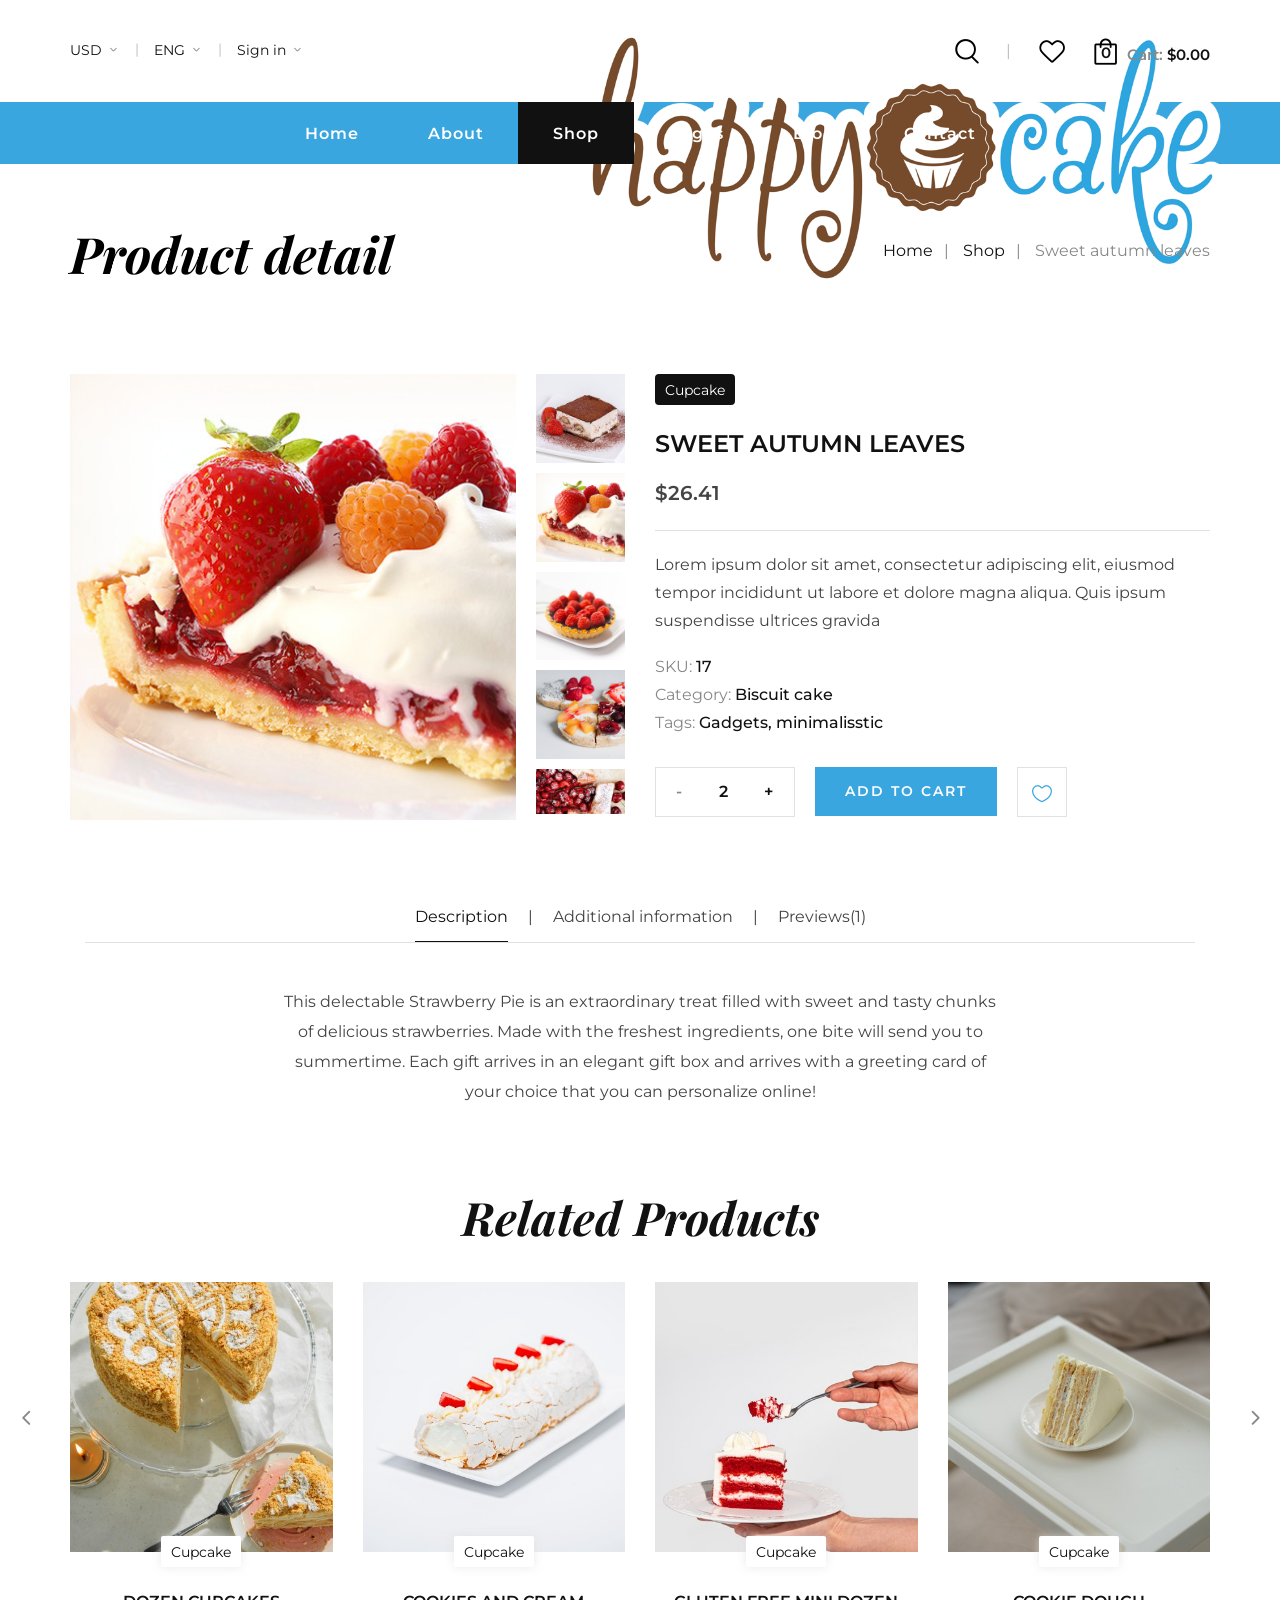
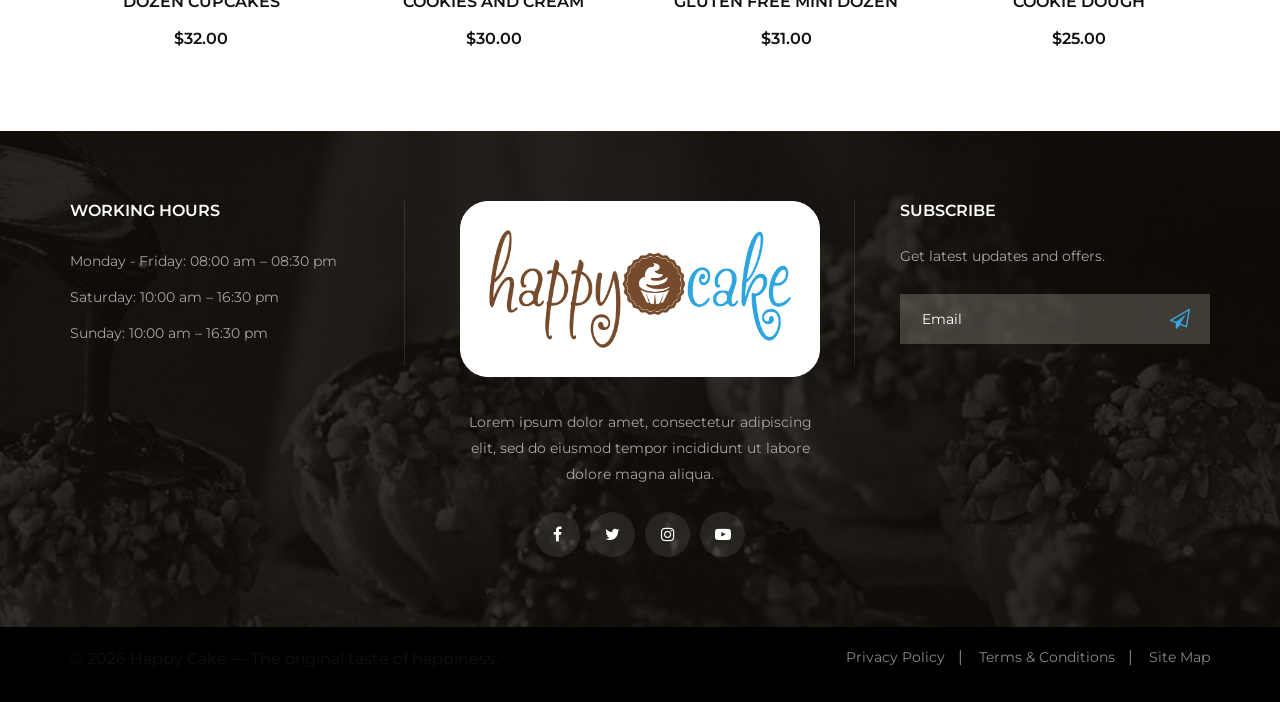
<file: shop-details.html>
<!DOCTYPE html>
<html lang="zxx">

<head>
    <meta charset="UTF-8">
    <meta name="description" content="Cake Template">
    <meta name="keywords" content="Cake, unica, creative, html">
    <meta name="viewport" content="width=device-width, initial-scale=1.0">
    <meta http-equiv="X-UA-Compatible" content="ie=edge">
    <title>Happy Cake — Sugar Land, TX</title>

    <!-- Google Font -->
    <link href="https://fonts.googleapis.com/css2?family=Playfair+Display:wght@400;500;600;700;800;900&display=swap"
    rel="stylesheet">
    <link href="https://fonts.googleapis.com/css2?family=Montserrat:wght@300;400;500;600;700;800;900&display=swap"
    rel="stylesheet">

    <!-- Css Styles -->
    <link rel="stylesheet" href="css/bootstrap.min.css" type="text/css">
    <link rel="stylesheet" href="css/flaticon.css" type="text/css">
    <link rel="stylesheet" href="css/barfiller.css" type="text/css">
    <link rel="stylesheet" href="css/magnific-popup.css" type="text/css">
    <link rel="stylesheet" href="css/font-awesome.min.css" type="text/css">
    <link rel="stylesheet" href="css/elegant-icons.css" type="text/css">
    <link rel="stylesheet" href="css/nice-select.css" type="text/css">
    <link rel="stylesheet" href="css/owl.carousel.min.css" type="text/css">
    <link rel="stylesheet" href="css/slicknav.min.css" type="text/css">
    <link rel="stylesheet" href="css/style.css" type="text/css">
</head>

<body>
    <!-- Page Preloder -->
    <div id="preloder">
        <div class="loader"></div>
    </div>

    <!-- Offcanvas Menu Begin -->
    <div class="offcanvas-menu-overlay"></div>
    <div class="offcanvas-menu-wrapper">
        <div class="offcanvas__cart">
            <div class="offcanvas__cart__links">
                <a href="#" class="search-switch"><img src="img/icon/search.png" alt=""></a>
                <a href="#"><img src="img/icon/heart.png" alt=""></a>
            </div>
            <div class="offcanvas__cart__item">
                <a href="#"><img src="img/icon/cart.png" alt=""> <span>0</span></a>
                <div class="cart__price">Cart: <span>$0.00</span></div>
            </div>
        </div>
        <div class="offcanvas__logo">
            <a href="./index.html"><img src="img/logo.png" alt=""></a>
        </div>
        <div id="mobile-menu-wrap"></div>
        <div class="offcanvas__option">
            <ul>
                <li>USD <span class="arrow_carrot-down"></span>
                    <ul>
                        <li>EUR</li>
                        <li>USD</li>
                    </ul>
                </li>
                <li>ENG <span class="arrow_carrot-down"></span>
                    <ul>
                        <li>Spanish</li>
                        <li>ENG</li>
                    </ul>
                </li>
                <li><a href="#">Sign in</a> <span class="arrow_carrot-down"></span></li>
            </ul>
        </div>
    </div>
    <!-- Offcanvas Menu End -->

    <!-- Header Section Begin -->
    <header class="header">
        <div class="header__top">
            <div class="container">
                <div class="row">
                    <div class="col-lg-12">
                        <div class="header__top__inner">
                            <div class="header__top__left">
                                <ul>
                                    <li>USD <span class="arrow_carrot-down"></span>
                                        <ul>
                                            <li>EUR</li>
                                            <li>USD</li>
                                        </ul>
                                    </li>
                                    <li>ENG <span class="arrow_carrot-down"></span>
                                        <ul>
                                            <li>Spanish</li>
                                            <li>ENG</li>
                                        </ul>
                                    </li>
                                    <li><a href="#">Sign in</a> <span class="arrow_carrot-down"></span></li>
                                </ul>
                            </div>
                            <div class="header__logo">
                                <a href="./index.html"><img src="img/logo.png" alt=""></a>
                            </div>
                            <div class="header__top__right">
                                <div class="header__top__right__links">
                                    <a href="#" class="search-switch"><img src="img/icon/search.png" alt=""></a>
                                    <a href="#"><img src="img/icon/heart.png" alt=""></a>
                                </div>
                                <div class="header__top__right__cart">
                                    <a href="#"><img src="img/icon/cart.png" alt=""> <span>0</span></a>
                                    <div class="cart__price">Cart: <span>$0.00</span></div>
                                </div>
                            </div>
                        </div>
                    </div>
                </div>
                <div class="canvas__open"><i class="fa fa-bars"></i></div>
            </div>
        </div>
        <div class="container">
            <div class="row">
                <div class="col-lg-12">
                    <nav class="header__menu mobile-menu">
                        <ul>
                            <li><a href="./index.html">Home</a></li>
                            <li><a href="./about.html">About</a></li>
                            <li class="active"><a href="./shop.html">Shop</a></li>
                            <li><a href="#">Pages</a>
                                <ul class="dropdown">
                                    <li><a href="./shop-details.html">Shop Details</a></li>
                                    <li><a href="./shoping-cart.html">Shoping Cart</a></li>
                                    <li><a href="./checkout.html">Check Out</a></li>
                                    <li><a href="./wisslist.html">Wisslist</a></li>
                                    <li><a href="./Class.html">Class</a></li>
                                    <li><a href="./blog-details.html">Blog Details</a></li>
                                </ul>
                            </li>
                            <li><a href="./blog.html">Blog</a></li>
                            <li><a href="./contact.html">Contact</a></li>
                        </ul>
                    </nav>
                </div>
            </div>
        </div>
    </header>
    <!-- Header Section End -->

    <!-- Breadcrumb Begin -->
    <div class="breadcrumb-option">
        <div class="container">
            <div class="row">
                <div class="col-lg-6 col-md-6 col-sm-6">
                    <div class="breadcrumb__text">
                        <h2>Product detail</h2>
                    </div>
                </div>
                <div class="col-lg-6 col-md-6 col-sm-6">
                    <div class="breadcrumb__links">
                        <a href="./index.html">Home</a>
                        <a href="./shop.html">Shop</a>
                        <span>Sweet autumn leaves</span>
                    </div>
                </div>
            </div>
        </div>
    </div>
    <!-- Breadcrumb End -->

    <!-- Shop Details Section Begin -->
    <section class="product-details spad">
        <div class="container">
            <div class="row">
                <div class="col-lg-6">
                    <div class="product__details__img">
                        <div class="product__details__big__img">
                            <img class="big_img" src="img/shop/details/product-big-1.jpg" alt="">
                        </div>
                        <div class="product__details__thumb">
                            <div class="pt__item active">
                                <img data-imgbigurl="img/shop/details/product-big-2.jpg"
                                src="img/shop/details/product-big-2.jpg" alt="">
                            </div>
                            <div class="pt__item">
                                <img data-imgbigurl="img/shop/details/product-big-1.jpg"
                                src="img/shop/details/product-big-1.jpg" alt="">
                            </div>
                            <div class="pt__item">
                                <img data-imgbigurl="img/shop/details/product-big-4.jpg"
                                src="img/shop/details/product-big-4.jpg" alt="">
                            </div>
                            <div class="pt__item">
                                <img data-imgbigurl="img/shop/details/product-big-3.jpg"
                                src="img/shop/details/product-big-3.jpg" alt="">
                            </div>
                            <div class="pt__item">
                                <img data-imgbigurl="img/shop/details/product-big-5.jpg"
                                src="img/shop/details/product-big-5.jpg" alt="">
                            </div>
                        </div>
                    </div>
                </div>
                <div class="col-lg-6">
                    <div class="product__details__text">
                        <div class="product__label">Cupcake</div>
                        <h4>SWEET AUTUMN LEAVES</h4>
                        <h5>$26.41</h5>
                        <p>Lorem ipsum dolor sit amet, consectetur adipiscing elit, eiusmod tempor incididunt ut labore
                        et dolore magna aliqua. Quis ipsum suspendisse ultrices gravida</p>
                        <ul>
                            <li>SKU: <span>17</span></li>
                            <li>Category: <span>Biscuit cake</span></li>
                            <li>Tags: <span>Gadgets, minimalisstic</span></li>
                        </ul>
                        <div class="product__details__option">
                            <div class="quantity">
                                <div class="pro-qty">
                                    <input type="text" value="2">
                                </div>
                            </div>
                            <a href="#" class="primary-btn">Add to cart</a>
                            <a href="#" class="heart__btn"><span class="icon_heart_alt"></span></a>
                        </div>
                    </div>
                </div>
            </div>
            <div class="product__details__tab">
                <div class="col-lg-12">
                    <ul class="nav nav-tabs" role="tablist">
                        <li class="nav-item">
                            <a class="nav-link active" data-toggle="tab" href="#tabs-1" role="tab">Description</a>
                        </li>
                        <li class="nav-item">
                            <a class="nav-link" data-toggle="tab" href="#tabs-2" role="tab">Additional information</a>
                        </li>
                        <li class="nav-item">
                            <a class="nav-link" data-toggle="tab" href="#tabs-3" role="tab">Previews(1)</a>
                        </li>
                    </ul>
                    <div class="tab-content">
                        <div class="tab-pane active" id="tabs-1" role="tabpanel">
                            <div class="row d-flex justify-content-center">
                                <div class="col-lg-8">
                                    <p>This delectable Strawberry Pie is an extraordinary treat filled with sweet and
                                        tasty chunks of delicious strawberries. Made with the freshest ingredients, one
                                        bite will send you to summertime. Each gift arrives in an elegant gift box and
                                    arrives with a greeting card of your choice that you can personalize online!</p>
                                </div>
                            </div>
                        </div>
                        <div class="tab-pane" id="tabs-2" role="tabpanel">
                            <div class="row d-flex justify-content-center">
                                <div class="col-lg-8">
                                    <p>This delectable Strawberry Pie is an extraordinary treat filled with sweet and
                                        tasty chunks of delicious strawberries. Made with the freshest ingredients, one
                                        bite will send you to summertime. Each gift arrives in an elegant gift box and
                                        arrives with a greeting card of your choice that you can personalize online!2
                                    </p>
                                </div>
                            </div>
                        </div>
                        <div class="tab-pane" id="tabs-3" role="tabpanel">
                            <div class="row d-flex justify-content-center">
                                <div class="col-lg-8">
                                    <p>This delectable Strawberry Pie is an extraordinary treat filled with sweet and
                                        tasty chunks of delicious strawberries. Made with the freshest ingredients, one
                                        bite will send you to summertime. Each gift arrives in an elegant gift box and
                                        arrives with a greeting card of your choice that you can personalize online!3
                                    </p>
                                </div>
                            </div>
                        </div>
                    </div>
                </div>
            </div>
        </div>
    </section>
    <!-- Shop Details Section End -->

    <!-- Related Products Section Begin -->
    <section class="related-products spad">
        <div class="container">
            <div class="row">
                <div class="col-lg-12 text-center">
                    <div class="section-title">
                        <h2>Related Products</h2>
                    </div>
                </div>
            </div>
            <div class="row">
                <div class="related__products__slider owl-carousel">
                    <div class="col-lg-3">
                        <div class="product__item">
                            <div class="product__item__pic set-bg" data-setbg="img/shop/product-1.jpg">
                                <div class="product__label">
                                    <span>Cupcake</span>
                                </div>
                            </div>
                            <div class="product__item__text">
                                <h6><a href="#">Dozen Cupcakes</a></h6>
                                <div class="product__item__price">$32.00</div>
                                <div class="cart_add">
                                    <a href="#">Add to cart</a>
                                </div>
                            </div>
                        </div>
                    </div>
                    <div class="col-lg-3">
                        <div class="product__item">
                            <div class="product__item__pic set-bg" data-setbg="img/shop/product-2.jpg">
                                <div class="product__label">
                                    <span>Cupcake</span>
                                </div>
                            </div>
                            <div class="product__item__text">
                                <h6><a href="#">Cookies and Cream</a></h6>
                                <div class="product__item__price">$30.00</div>
                                <div class="cart_add">
                                    <a href="#">Add to cart</a>
                                </div>
                            </div>
                        </div>
                    </div>
                    <div class="col-lg-3">
                        <div class="product__item">
                            <div class="product__item__pic set-bg" data-setbg="img/shop/product-3.jpg">
                                <div class="product__label">
                                    <span>Cupcake</span>
                                </div>
                            </div>
                            <div class="product__item__text">
                                <h6><a href="#">Gluten Free Mini Dozen</a></h6>
                                <div class="product__item__price">$31.00</div>
                                <div class="cart_add">
                                    <a href="#">Add to cart</a>
                                </div>
                            </div>
                        </div>
                    </div>
                    <div class="col-lg-3">
                        <div class="product__item">
                            <div class="product__item__pic set-bg" data-setbg="img/shop/product-4.jpg">
                                <div class="product__label">
                                    <span>Cupcake</span>
                                </div>
                            </div>
                            <div class="product__item__text">
                                <h6><a href="#">Cookie Dough</a></h6>
                                <div class="product__item__price">$25.00</div>
                                <div class="cart_add">
                                    <a href="#">Add to cart</a>
                                </div>
                            </div>
                        </div>
                    </div>
                    <div class="col-lg-3">
                        <div class="product__item">
                            <div class="product__item__pic set-bg" data-setbg="img/shop/product-5.jpg">
                                <div class="product__label">
                                    <span>Cupcake</span>
                                </div>
                            </div>
                            <div class="product__item__text">
                                <h6><a href="#">Vanilla Salted Caramel</a></h6>
                                <div class="product__item__price">$05.00</div>
                                <div class="cart_add">
                                    <a href="#">Add to cart</a>
                                </div>
                            </div>
                        </div>
                    </div>
                    <div class="col-lg-3">
                        <div class="product__item">
                            <div class="product__item__pic set-bg" data-setbg="img/shop/product-6.jpg">
                                <div class="product__label">
                                    <span>Cupcake</span>
                                </div>
                            </div>
                            <div class="product__item__text">
                                <h6><a href="#">German Chocolate</a></h6>
                                <div class="product__item__price">$14.00</div>
                                <div class="cart_add">
                                    <a href="#">Add to cart</a>
                                </div>
                            </div>
                        </div>
                    </div>
                </div>
            </div>
        </div>
    </section>
    <!-- Related Products Section End -->

    <!-- Footer Section Begin -->
    <footer class="footer set-bg" data-setbg="img/footer-bg.jpg">
        <div class="container">
            <div class="row">
                <div class="col-lg-4 col-md-6 col-sm-6">
                    <div class="footer__widget">
                        <h6>WORKING HOURS</h6>
                        <ul>
                            <li>Monday - Friday: 08:00 am – 08:30 pm</li>
                            <li>Saturday: 10:00 am – 16:30 pm</li>
                            <li>Sunday: 10:00 am – 16:30 pm</li>
                        </ul>
                    </div>
                </div>
                <div class="col-lg-4 col-md-6 col-sm-6">
                    <div class="footer__about">
                        <div class="footer__logo">
                            <a href="#"><img src="img/footer-logo.png" alt=""></a>
                        </div>
                        <p>Lorem ipsum dolor amet, consectetur adipiscing elit, sed do eiusmod tempor incididunt ut
                        labore dolore magna aliqua.</p>
                        <div class="footer__social">
                            <a href="#"><i class="fa fa-facebook"></i></a>
                            <a href="#"><i class="fa fa-twitter"></i></a>
                            <a href="#"><i class="fa fa-instagram"></i></a>
                            <a href="#"><i class="fa fa-youtube-play"></i></a>
                        </div>
                    </div>
                </div>
                <div class="col-lg-4 col-md-6 col-sm-6">
                    <div class="footer__newslatter">
                        <h6>Subscribe</h6>
                        <p>Get latest updates and offers.</p>
                        <form action="#">
                            <input type="text" placeholder="Email">
                            <button type="submit"><i class="fa fa-send-o"></i></button>
                        </form>
                    </div>
                </div>
            </div>
        </div>
        <div class="copyright">
            <div class="container">
                <div class="row">
                    <div class="col-lg-7">
                        <p class="footer-company-name">© 2026 Happy Cake — The original taste of happiness.</p>
                  </div>
                  <div class="col-lg-5">
                    <div class="copyright__widget">
                        <ul>
                            <li><a href="#">Privacy Policy</a></li>
                            <li><a href="#">Terms & Conditions</a></li>
                            <li><a href="#">Site Map</a></li>
                        </ul>
                    </div>
                </div>
            </div>
        </div>
    </div>
</footer>
<!-- Footer Section End -->

<!-- Search Begin -->
<div class="search-model">
    <div class="h-100 d-flex align-items-center justify-content-center">
        <div class="search-close-switch">+</div>
        <form class="search-model-form">
            <input type="text" id="search-input" placeholder="Search here.....">
        </form>
    </div>
</div>
<!-- Search End -->

<!-- Js Plugins -->
<script src="js/jquery-3.3.1.min.js"></script>
<script src="js/bootstrap.min.js"></script>
<script src="js/jquery.nice-select.min.js"></script>
<script src="js/jquery.barfiller.js"></script>
<script src="js/jquery.magnific-popup.min.js"></script>
<script src="js/jquery.slicknav.js"></script>
<script src="js/owl.carousel.min.js"></script>
<script src="js/jquery.nicescroll.min.js"></script>
<script src="js/main.js"></script>
</body>

</html>
</file>
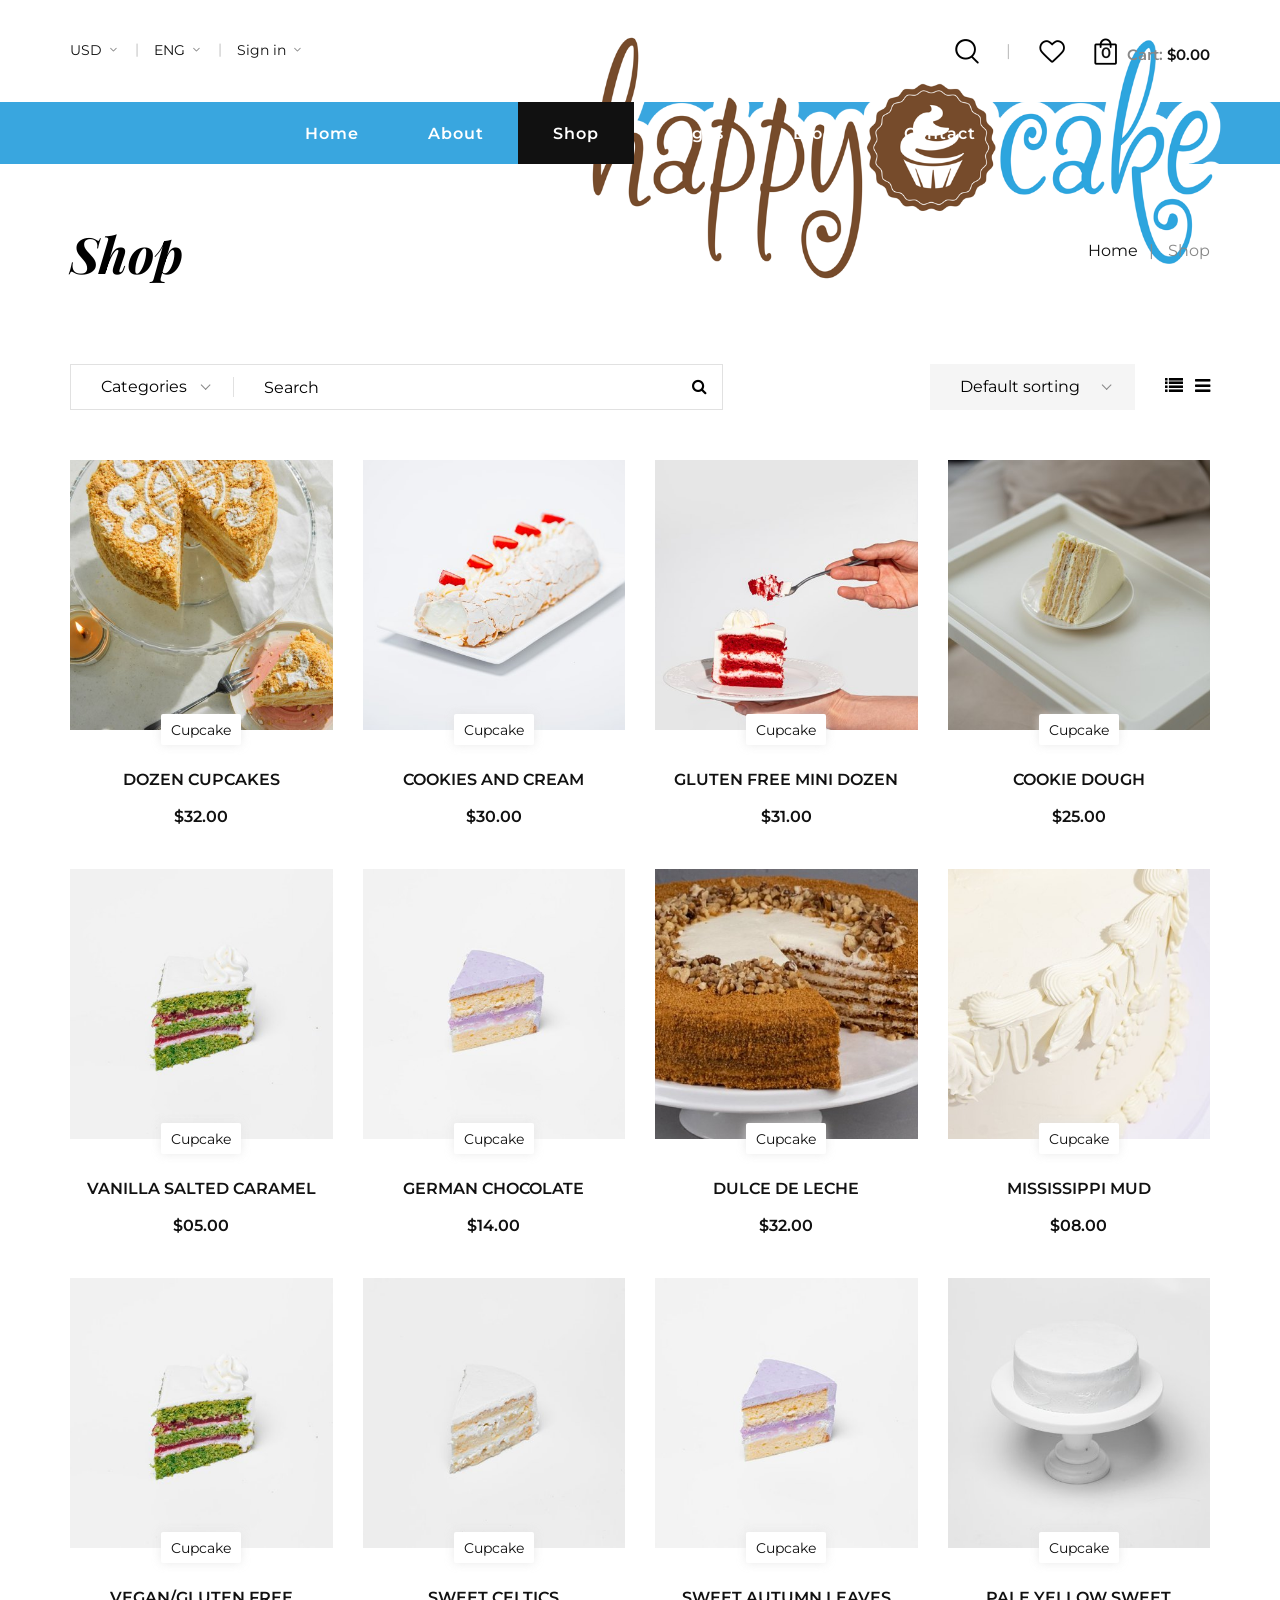
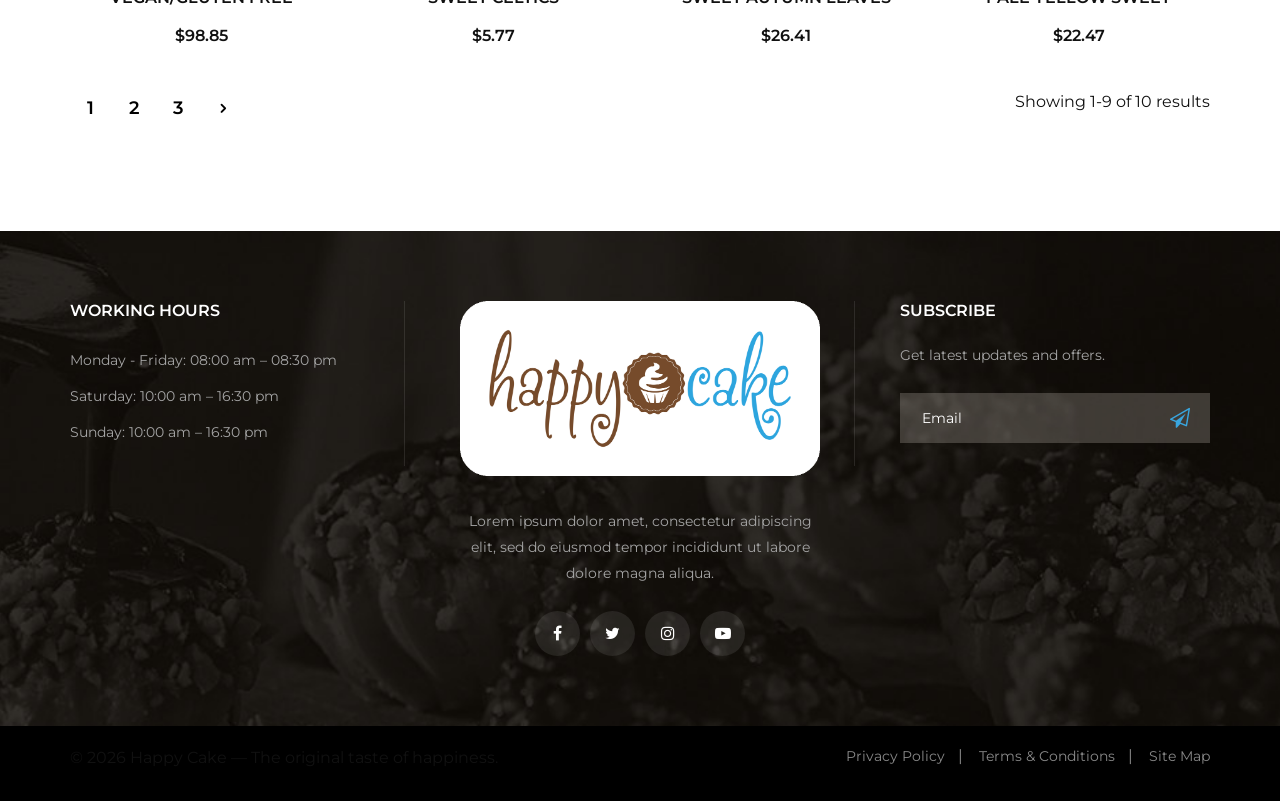
<file: shop.html>
<!DOCTYPE html>
<html lang="zxx">

<head>
    <meta charset="UTF-8">
    <meta name="description" content="Cake Template">
    <meta name="keywords" content="Cake, unica, creative, html">
    <meta name="viewport" content="width=device-width, initial-scale=1.0">
    <meta http-equiv="X-UA-Compatible" content="ie=edge">
    <title>Happy Cake — Sugar Land, TX</title>

    <!-- Google Font -->
    <link href="https://fonts.googleapis.com/css2?family=Playfair+Display:wght@400;500;600;700;800;900&display=swap"
    rel="stylesheet">
    <link href="https://fonts.googleapis.com/css2?family=Montserrat:wght@300;400;500;600;700;800;900&display=swap"
    rel="stylesheet">

    <!-- Css Styles -->
    <link rel="stylesheet" href="css/bootstrap.min.css" type="text/css">
    <link rel="stylesheet" href="css/flaticon.css" type="text/css">
    <link rel="stylesheet" href="css/barfiller.css" type="text/css">
    <link rel="stylesheet" href="css/magnific-popup.css" type="text/css">
    <link rel="stylesheet" href="css/font-awesome.min.css" type="text/css">
    <link rel="stylesheet" href="css/elegant-icons.css" type="text/css">
    <link rel="stylesheet" href="css/nice-select.css" type="text/css">
    <link rel="stylesheet" href="css/owl.carousel.min.css" type="text/css">
    <link rel="stylesheet" href="css/slicknav.min.css" type="text/css">
    <link rel="stylesheet" href="css/style.css" type="text/css">
</head>

<body>
    <!-- Page Preloder -->
    <div id="preloder">
        <div class="loader"></div>
    </div>

    <!-- Offcanvas Menu Begin -->
    <div class="offcanvas-menu-overlay"></div>
    <div class="offcanvas-menu-wrapper">
        <div class="offcanvas__cart">
            <div class="offcanvas__cart__links">
                <a href="#" class="search-switch"><img src="img/icon/search.png" alt=""></a>
                <a href="#"><img src="img/icon/heart.png" alt=""></a>
            </div>
            <div class="offcanvas__cart__item">
                <a href="#"><img src="img/icon/cart.png" alt=""> <span>0</span></a>
                <div class="cart__price">Cart: <span>$0.00</span></div>
            </div>
        </div>
        <div class="offcanvas__logo">
            <a href="./index.html"><img src="img/logo.png" alt=""></a>
        </div>
        <div id="mobile-menu-wrap"></div>
        <div class="offcanvas__option">
            <ul>
                <li>USD <span class="arrow_carrot-down"></span>
                    <ul>
                        <li>EUR</li>
                        <li>USD</li>
                    </ul>
                </li>
                <li>ENG <span class="arrow_carrot-down"></span>
                    <ul>
                        <li>Spanish</li>
                        <li>ENG</li>
                    </ul>
                </li>
                <li><a href="#">Sign in</a> <span class="arrow_carrot-down"></span></li>
            </ul>
        </div>
    </div>
    <!-- Offcanvas Menu End -->

    <!-- Header Section Begin -->
    <header class="header">
        <div class="header__top">
            <div class="container">
                <div class="row">
                    <div class="col-lg-12">
                        <div class="header__top__inner">
                            <div class="header__top__left">
                                <ul>
                                    <li>USD <span class="arrow_carrot-down"></span>
                                        <ul>
                                            <li>EUR</li>
                                            <li>USD</li>
                                        </ul>
                                    </li>
                                    <li>ENG <span class="arrow_carrot-down"></span>
                                        <ul>
                                            <li>Spanish</li>
                                            <li>ENG</li>
                                        </ul>
                                    </li>
                                    <li><a href="#">Sign in</a> <span class="arrow_carrot-down"></span></li>
                                </ul>
                            </div>
                            <div class="header__logo">
                                <a href="./index.html"><img src="img/logo.png" alt=""></a>
                            </div>
                            <div class="header__top__right">
                                <div class="header__top__right__links">
                                    <a href="#" class="search-switch"><img src="img/icon/search.png" alt=""></a>
                                    <a href="#"><img src="img/icon/heart.png" alt=""></a>
                                </div>
                                <div class="header__top__right__cart">
                                    <a href="#"><img src="img/icon/cart.png" alt=""> <span>0</span></a>
                                    <div class="cart__price">Cart: <span>$0.00</span></div>
                                </div>
                            </div>
                        </div>
                    </div>
                </div>
                <div class="canvas__open"><i class="fa fa-bars"></i></div>
            </div>
        </div>
        <div class="container">
            <div class="row">
                <div class="col-lg-12">
                    <nav class="header__menu mobile-menu">
                        <ul>
                            <li><a href="./index.html">Home</a></li>
                            <li><a href="./about.html">About</a></li>
                            <li class="active"><a href="./shop.html">Shop</a></li>
                            <li><a href="#">Pages</a>
                                <ul class="dropdown">
                                    <li><a href="./shop-details.html">Shop Details</a></li>
                                    <li><a href="./shoping-cart.html">Shoping Cart</a></li>
                                    <li><a href="./checkout.html">Check Out</a></li>
                                    <li><a href="./wisslist.html">Wisslist</a></li>
                                    <li><a href="./Class.html">Class</a></li>
                                    <li><a href="./blog-details.html">Blog Details</a></li>
                                </ul>
                            </li>
                            <li><a href="./blog.html">Blog</a></li>
                            <li><a href="./contact.html">Contact</a></li>
                        </ul>
                    </nav>
                </div>
            </div>
        </div>
    </header>
    <!-- Header Section End -->

    <!-- Breadcrumb Begin -->
    <div class="breadcrumb-option">
        <div class="container">
            <div class="row">
                <div class="col-lg-6 col-md-6 col-sm-6">
                    <div class="breadcrumb__text">
                        <h2>Shop</h2>
                    </div>
                </div>
                <div class="col-lg-6 col-md-6 col-sm-6">
                    <div class="breadcrumb__links">
                        <a href="./index.html">Home</a>
                        <span>Shop</span>
                    </div>
                </div>
            </div>
        </div>
    </div>
    <!-- Breadcrumb End -->

    <!-- Shop Section Begin -->
    <section class="shop spad">
        <div class="container">
            <div class="shop__option">
                <div class="row">
                    <div class="col-lg-7 col-md-7">
                        <div class="shop__option__search">
                            <form action="#">
                                <select>
                                    <option value="">Categories</option>
                                    <option value="">Red Velvet</option>
                                    <option value="">Cup Cake</option>
                                    <option value="">Biscuit</option>
                                </select>
                                <input type="text" placeholder="Search">
                                <button type="submit"><i class="fa fa-search"></i></button>
                            </form>
                        </div>
                    </div>
                    <div class="col-lg-5 col-md-5">
                        <div class="shop__option__right">
                            <select>
                                <option value="">Default sorting</option>
                                <option value="">A to Z</option>
                                <option value="">1 - 8</option>
                                <option value="">Name</option>
                            </select>
                            <a href="#"><i class="fa fa-list"></i></a>
                            <a href="#"><i class="fa fa-reorder"></i></a>
                        </div>
                    </div>
                </div>
            </div>
            <div class="row">
                <div class="col-lg-3 col-md-6 col-sm-6">
                    <div class="product__item">
                        <div class="product__item__pic set-bg" data-setbg="img/shop/product-1.jpg">
                            <div class="product__label">
                                <span>Cupcake</span>
                            </div>
                        </div>
                        <div class="product__item__text">
                            <h6><a href="#">Dozen Cupcakes</a></h6>
                            <div class="product__item__price">$32.00</div>
                            <div class="cart_add">
                                <a href="#">Add to cart</a>
                            </div>
                        </div>
                    </div>
                </div>
                <div class="col-lg-3 col-md-6 col-sm-6">
                    <div class="product__item">
                        <div class="product__item__pic set-bg" data-setbg="img/shop/product-2.jpg">
                            <div class="product__label">
                                <span>Cupcake</span>
                            </div>
                        </div>
                        <div class="product__item__text">
                            <h6><a href="#">Cookies and Cream</a></h6>
                            <div class="product__item__price">$30.00</div>
                            <div class="cart_add">
                                <a href="#">Add to cart</a>
                            </div>
                        </div>
                    </div>
                </div>
                <div class="col-lg-3 col-md-6 col-sm-6">
                    <div class="product__item">
                        <div class="product__item__pic set-bg" data-setbg="img/shop/product-3.jpg">
                            <div class="product__label">
                                <span>Cupcake</span>
                            </div>
                        </div>
                        <div class="product__item__text">
                            <h6><a href="#">Gluten Free Mini Dozen</a></h6>
                            <div class="product__item__price">$31.00</div>
                            <div class="cart_add">
                                <a href="#">Add to cart</a>
                            </div>
                        </div>
                    </div>
                </div>
                <div class="col-lg-3 col-md-6 col-sm-6">
                    <div class="product__item">
                        <div class="product__item__pic set-bg" data-setbg="img/shop/product-4.jpg">
                            <div class="product__label">
                                <span>Cupcake</span>
                            </div>
                        </div>
                        <div class="product__item__text">
                            <h6><a href="#">Cookie Dough</a></h6>
                            <div class="product__item__price">$25.00</div>
                            <div class="cart_add">
                                <a href="#">Add to cart</a>
                            </div>
                        </div>
                    </div>
                </div>
                <div class="col-lg-3 col-md-6 col-sm-6">
                    <div class="product__item">
                        <div class="product__item__pic set-bg" data-setbg="img/shop/product-5.jpg">
                            <div class="product__label">
                                <span>Cupcake</span>
                            </div>
                        </div>
                        <div class="product__item__text">
                            <h6><a href="#">Vanilla Salted Caramel</a></h6>
                            <div class="product__item__price">$05.00</div>
                            <div class="cart_add">
                                <a href="#">Add to cart</a>
                            </div>
                        </div>
                    </div>
                </div>
                <div class="col-lg-3 col-md-6 col-sm-6">
                    <div class="product__item">
                        <div class="product__item__pic set-bg" data-setbg="img/shop/product-6.jpg">
                            <div class="product__label">
                                <span>Cupcake</span>
                            </div>
                        </div>
                        <div class="product__item__text">
                            <h6><a href="#">German Chocolate</a></h6>
                            <div class="product__item__price">$14.00</div>
                            <div class="cart_add">
                                <a href="#">Add to cart</a>
                            </div>
                        </div>
                    </div>
                </div>
                <div class="col-lg-3 col-md-6 col-sm-6">
                    <div class="product__item">
                        <div class="product__item__pic set-bg" data-setbg="img/shop/product-7.jpg">
                            <div class="product__label">
                                <span>Cupcake</span>
                            </div>
                        </div>
                        <div class="product__item__text">
                            <h6><a href="#">Dulce De Leche</a></h6>
                            <div class="product__item__price">$32.00</div>
                            <div class="cart_add">
                                <a href="#">Add to cart</a>
                            </div>
                        </div>
                    </div>
                </div>
                <div class="col-lg-3 col-md-6 col-sm-6">
                    <div class="product__item">
                        <div class="product__item__pic set-bg" data-setbg="img/shop/product-8.jpg">
                            <div class="product__label">
                                <span>Cupcake</span>
                            </div>
                        </div>
                        <div class="product__item__text">
                            <h6><a href="#">Mississippi Mud</a></h6>
                            <div class="product__item__price">$08.00</div>
                            <div class="cart_add">
                                <a href="#">Add to cart</a>
                            </div>
                        </div>
                    </div>
                </div>
                <div class="col-lg-3 col-md-6 col-sm-6">
                    <div class="product__item">
                        <div class="product__item__pic set-bg" data-setbg="img/shop/product-9.jpg">
                            <div class="product__label">
                                <span>Cupcake</span>
                            </div>
                        </div>
                        <div class="product__item__text">
                            <h6><a href="#">VEGAN/GLUTEN FREE</a></h6>
                            <div class="product__item__price">$98.85</div>
                            <div class="cart_add">
                                <a href="#">Add to cart</a>
                            </div>
                        </div>
                    </div>
                </div>
                <div class="col-lg-3 col-md-6 col-sm-6">
                    <div class="product__item">
                        <div class="product__item__pic set-bg" data-setbg="img/shop/product-10.jpg">
                            <div class="product__label">
                                <span>Cupcake</span>
                            </div>
                        </div>
                        <div class="product__item__text">
                            <h6><a href="#">SWEET CELTICS</a></h6>
                            <div class="product__item__price">$5.77</div>
                            <div class="cart_add">
                                <a href="#">Add to cart</a>
                            </div>
                        </div>
                    </div>
                </div>
                <div class="col-lg-3 col-md-6 col-sm-6">
                    <div class="product__item">
                        <div class="product__item__pic set-bg" data-setbg="img/shop/product-11.jpg">
                            <div class="product__label">
                                <span>Cupcake</span>
                            </div>
                        </div>
                        <div class="product__item__text">
                            <h6><a href="#">SWEET AUTUMN LEAVES</a></h6>
                            <div class="product__item__price">$26.41</div>
                            <div class="cart_add">
                                <a href="#">Add to cart</a>
                            </div>
                        </div>
                    </div>
                </div>
                <div class="col-lg-3 col-md-6 col-sm-6">
                    <div class="product__item">
                        <div class="product__item__pic set-bg" data-setbg="img/shop/product-12.jpg">
                            <div class="product__label">
                                <span>Cupcake</span>
                            </div>
                        </div>
                        <div class="product__item__text">
                            <h6><a href="#">PALE YELLOW SWEET</a></h6>
                            <div class="product__item__price">$22.47</div>
                            <div class="cart_add">
                                <a href="#">Add to cart</a>
                            </div>
                        </div>
                    </div>
                </div>
            </div>
            <div class="shop__last__option">
                <div class="row">
                    <div class="col-lg-6 col-md-6 col-sm-6">
                        <div class="shop__pagination">
                            <a href="#">1</a>
                            <a href="#">2</a>
                            <a href="#">3</a>
                            <a href="#"><span class="arrow_carrot-right"></span></a>
                        </div>
                    </div>
                    <div class="col-lg-6 col-md-6 col-sm-6">
                        <div class="shop__last__text">
                            <p>Showing 1-9 of 10 results</p>
                        </div>
                    </div>
                </div>
            </div>
        </div>
    </section>
    <!-- Shop Section End -->

    <!-- Footer Section Begin -->
    <footer class="footer set-bg" data-setbg="img/footer-bg.jpg">
        <div class="container">
            <div class="row">
                <div class="col-lg-4 col-md-6 col-sm-6">
                    <div class="footer__widget">
                        <h6>WORKING HOURS</h6>
                        <ul>
                            <li>Monday - Friday: 08:00 am – 08:30 pm</li>
                            <li>Saturday: 10:00 am – 16:30 pm</li>
                            <li>Sunday: 10:00 am – 16:30 pm</li>
                        </ul>
                    </div>
                </div>
                <div class="col-lg-4 col-md-6 col-sm-6">
                    <div class="footer__about">
                        <div class="footer__logo">
                            <a href="#"><img src="img/footer-logo.png" alt=""></a>
                        </div>
                        <p>Lorem ipsum dolor amet, consectetur adipiscing elit, sed do eiusmod tempor incididunt ut
                        labore dolore magna aliqua.</p>
                        <div class="footer__social">
                            <a href="#"><i class="fa fa-facebook"></i></a>
                            <a href="#"><i class="fa fa-twitter"></i></a>
                            <a href="#"><i class="fa fa-instagram"></i></a>
                            <a href="#"><i class="fa fa-youtube-play"></i></a>
                        </div>
                    </div>
                </div>
                <div class="col-lg-4 col-md-6 col-sm-6">
                    <div class="footer__newslatter">
                        <h6>Subscribe</h6>
                        <p>Get latest updates and offers.</p>
                        <form action="#">
                            <input type="text" placeholder="Email">
                            <button type="submit"><i class="fa fa-send-o"></i></button>
                        </form>
                    </div>
                </div>
            </div>
        </div>
        <div class="copyright">
            <div class="container">
                <div class="row">
                    <div class="col-lg-7">
                        <p class="footer-company-name">© 2026 Happy Cake — The original taste of happiness.</p>
                  </div>
                  <div class="col-lg-5">
                    <div class="copyright__widget">
                        <ul>
                            <li><a href="#">Privacy Policy</a></li>
                            <li><a href="#">Terms & Conditions</a></li>
                            <li><a href="#">Site Map</a></li>
                        </ul>
                    </div>
                </div>
            </div>
        </div>
    </div>
</footer>
<!-- Footer Section End -->

<!-- Search Begin -->
<div class="search-model">
    <div class="h-100 d-flex align-items-center justify-content-center">
        <div class="search-close-switch">+</div>
        <form class="search-model-form">
            <input type="text" id="search-input" placeholder="Search here.....">
        </form>
    </div>
</div>
<!-- Search End -->

<!-- Js Plugins -->
<script src="js/jquery-3.3.1.min.js"></script>
<script src="js/bootstrap.min.js"></script>
<script src="js/jquery.nice-select.min.js"></script>
<script src="js/jquery.barfiller.js"></script>
<script src="js/jquery.magnific-popup.min.js"></script>
<script src="js/jquery.slicknav.js"></script>
<script src="js/owl.carousel.min.js"></script>
<script src="js/jquery.nicescroll.min.js"></script>
<script src="js/main.js"></script>
</body>

</html>
</file>
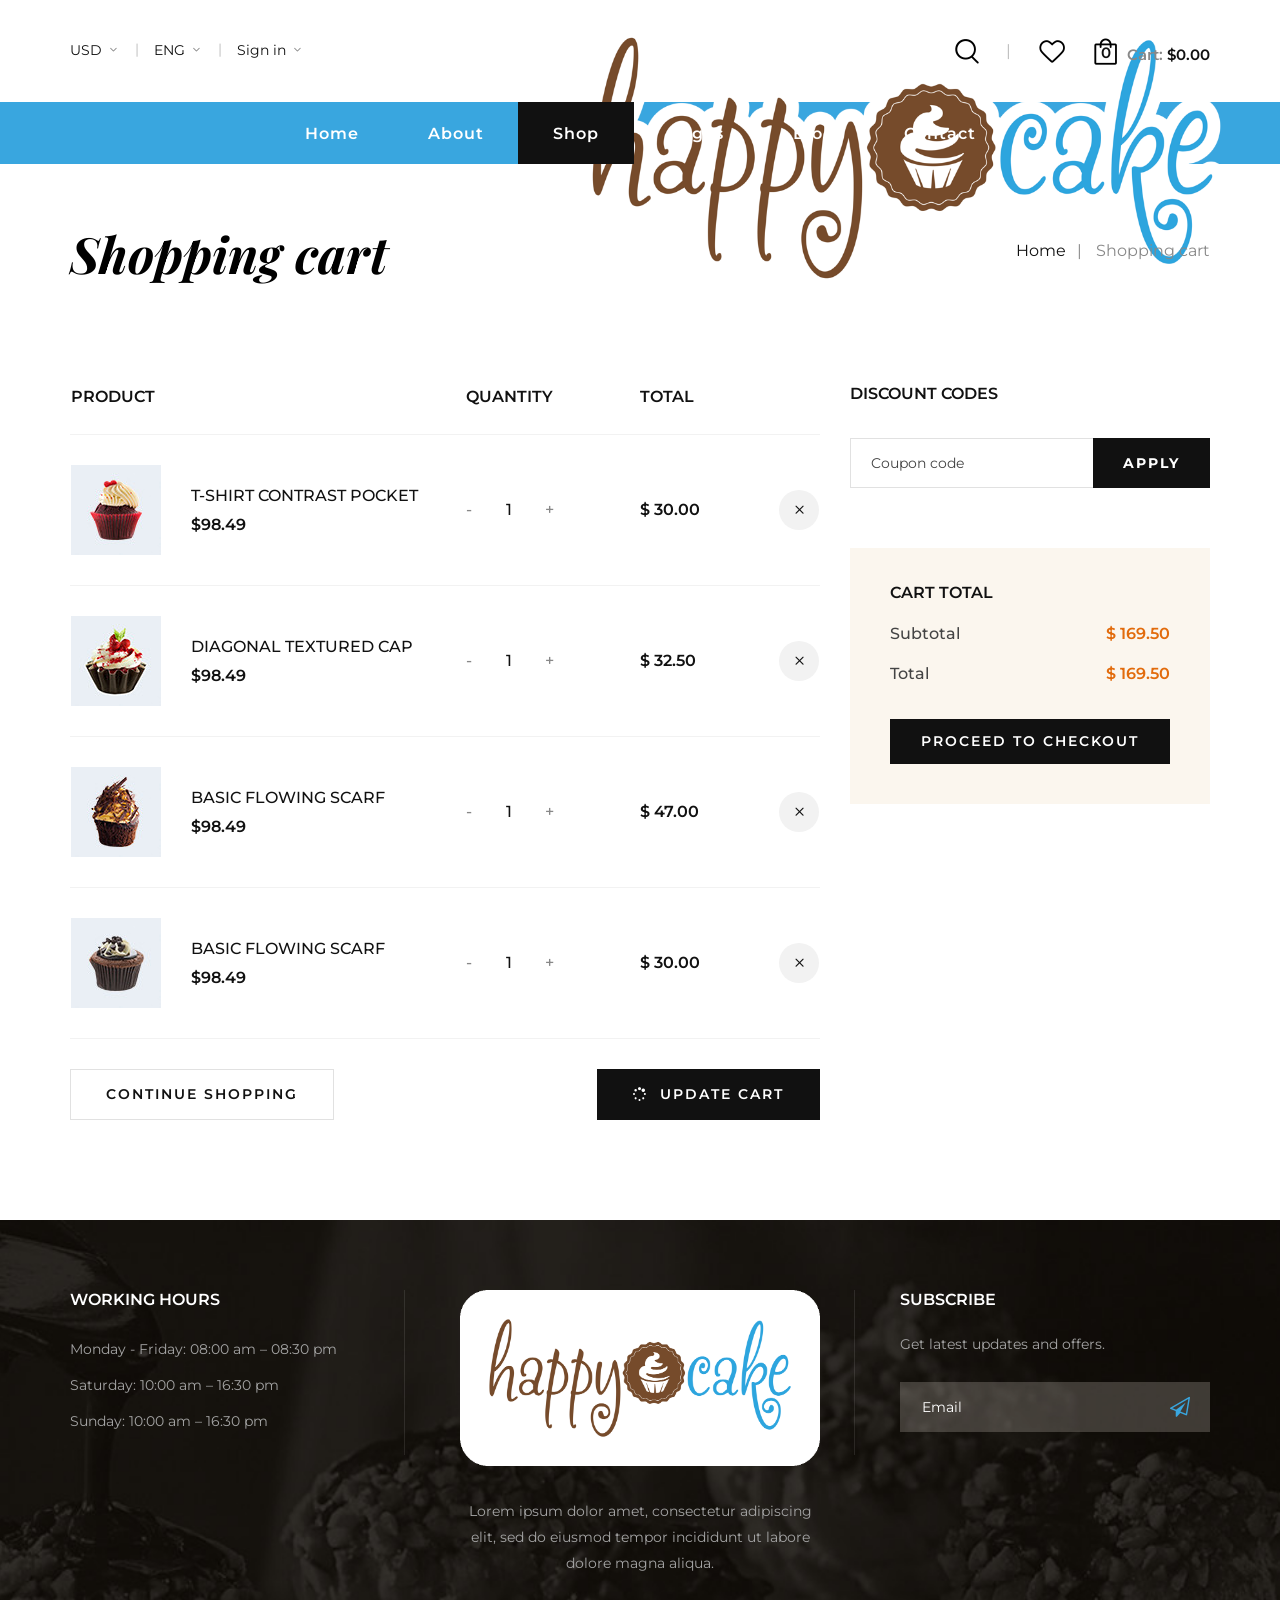
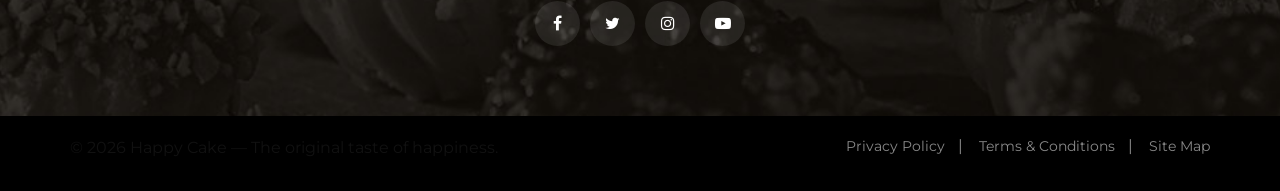
<file: shoping-cart.html>
<!DOCTYPE html>
<html lang="zxx">

<head>
    <meta charset="UTF-8">
    <meta name="description" content="Cake Template">
    <meta name="keywords" content="Cake, unica, creative, html">
    <meta name="viewport" content="width=device-width, initial-scale=1.0">
    <meta http-equiv="X-UA-Compatible" content="ie=edge">
    <title>Happy Cake — Sugar Land, TX</title>

    <!-- Google Font -->
    <link href="https://fonts.googleapis.com/css2?family=Playfair+Display:wght@400;500;600;700;800;900&display=swap"
    rel="stylesheet">
    <link href="https://fonts.googleapis.com/css2?family=Montserrat:wght@300;400;500;600;700;800;900&display=swap"
    rel="stylesheet">

    <!-- Css Styles -->
    <link rel="stylesheet" href="css/bootstrap.min.css" type="text/css">
    <link rel="stylesheet" href="css/flaticon.css" type="text/css">
    <link rel="stylesheet" href="css/barfiller.css" type="text/css">
    <link rel="stylesheet" href="css/magnific-popup.css" type="text/css">
    <link rel="stylesheet" href="css/font-awesome.min.css" type="text/css">
    <link rel="stylesheet" href="css/elegant-icons.css" type="text/css">
    <link rel="stylesheet" href="css/nice-select.css" type="text/css">
    <link rel="stylesheet" href="css/owl.carousel.min.css" type="text/css">
    <link rel="stylesheet" href="css/slicknav.min.css" type="text/css">
    <link rel="stylesheet" href="css/style.css" type="text/css">
</head>

<body>
    <!-- Page Preloder -->
    <div id="preloder">
        <div class="loader"></div>
    </div>

    <!-- Offcanvas Menu Begin -->
    <div class="offcanvas-menu-overlay"></div>
    <div class="offcanvas-menu-wrapper">
        <div class="offcanvas__cart">
            <div class="offcanvas__cart__links">
                <a href="#" class="search-switch"><img src="img/icon/search.png" alt=""></a>
                <a href="#"><img src="img/icon/heart.png" alt=""></a>
            </div>
            <div class="offcanvas__cart__item">
                <a href="#"><img src="img/icon/cart.png" alt=""> <span>0</span></a>
                <div class="cart__price">Cart: <span>$0.00</span></div>
            </div>
        </div>
        <div class="offcanvas__logo">
            <a href="./index.html"><img src="img/logo.png" alt=""></a>
        </div>
        <div id="mobile-menu-wrap"></div>
        <div class="offcanvas__option">
            <ul>
                <li>USD <span class="arrow_carrot-down"></span>
                    <ul>
                        <li>EUR</li>
                        <li>USD</li>
                    </ul>
                </li>
                <li>ENG <span class="arrow_carrot-down"></span>
                    <ul>
                        <li>Spanish</li>
                        <li>ENG</li>
                    </ul>
                </li>
                <li><a href="#">Sign in</a> <span class="arrow_carrot-down"></span></li>
            </ul>
        </div>
    </div>
    <!-- Offcanvas Menu End -->

    <!-- Header Section Begin -->
    <header class="header">
        <div class="header__top">
            <div class="container">
                <div class="row">
                    <div class="col-lg-12">
                        <div class="header__top__inner">
                            <div class="header__top__left">
                                <ul>
                                    <li>USD <span class="arrow_carrot-down"></span>
                                        <ul>
                                            <li>EUR</li>
                                            <li>USD</li>
                                        </ul>
                                    </li>
                                    <li>ENG <span class="arrow_carrot-down"></span>
                                        <ul>
                                            <li>Spanish</li>
                                            <li>ENG</li>
                                        </ul>
                                    </li>
                                    <li><a href="#">Sign in</a> <span class="arrow_carrot-down"></span></li>
                                </ul>
                            </div>
                            <div class="header__logo">
                                <a href="./index.html"><img src="img/logo.png" alt=""></a>
                            </div>
                            <div class="header__top__right">
                                <div class="header__top__right__links">
                                    <a href="#" class="search-switch"><img src="img/icon/search.png" alt=""></a>
                                    <a href="#"><img src="img/icon/heart.png" alt=""></a>
                                </div>
                                <div class="header__top__right__cart">
                                    <a href="#"><img src="img/icon/cart.png" alt=""> <span>0</span></a>
                                    <div class="cart__price">Cart: <span>$0.00</span></div>
                                </div>
                            </div>
                        </div>
                    </div>
                </div>
                <div class="canvas__open"><i class="fa fa-bars"></i></div>
            </div>
        </div>
        <div class="container">
            <div class="row">
                <div class="col-lg-12">
                    <nav class="header__menu mobile-menu">
                        <ul>
                            <li><a href="./index.html">Home</a></li>
                            <li><a href="./about.html">About</a></li>
                            <li class="active"><a href="./shop.html">Shop</a></li>
                            <li><a href="#">Pages</a>
                                <ul class="dropdown">
                                    <li><a href="./shop-details.html">Shop Details</a></li>
                                    <li><a href="./shoping-cart.html">Shoping Cart</a></li>
                                    <li><a href="./checkout.html">Check Out</a></li>
                                    <li><a href="./wisslist.html">Wisslist</a></li>
                                    <li><a href="./Class.html">Class</a></li>
                                    <li><a href="./blog-details.html">Blog Details</a></li>
                                </ul>
                            </li>
                            <li><a href="./blog.html">Blog</a></li>
                            <li><a href="./contact.html">Contact</a></li>
                        </ul>
                    </nav>
                </div>
            </div>
        </div>
    </header>
    <!-- Header Section End -->

    <!-- Breadcrumb Begin -->
    <div class="breadcrumb-option">
        <div class="container">
            <div class="row">
                <div class="col-lg-6 col-md-6 col-sm-6">
                    <div class="breadcrumb__text">
                        <h2>Shopping cart</h2>
                    </div>
                </div>
                <div class="col-lg-6 col-md-6 col-sm-6">
                    <div class="breadcrumb__links">
                        <a href="./index.html">Home</a>
                        <span>Shopping cart</span>
                    </div>
                </div>
            </div>
        </div>
    </div>
    <!-- Breadcrumb End -->

    <!-- Shopping Cart Section Begin -->
    <section class="shopping-cart spad">
        <div class="container">
            <div class="row">
                <div class="col-lg-8">
                    <div class="shopping__cart__table">
                        <table>
                            <thead>
                                <tr>
                                    <th>Product</th>
                                    <th>Quantity</th>
                                    <th>Total</th>
                                    <th></th>
                                </tr>
                            </thead>
                            <tbody>
                                <tr>
                                    <td class="product__cart__item">
                                        <div class="product__cart__item__pic">
                                            <img src="img/shop/cart/cart-1.jpg" alt="">
                                        </div>
                                        <div class="product__cart__item__text">
                                            <h6>T-shirt Contrast Pocket</h6>
                                            <h5>$98.49</h5>
                                        </div>
                                    </td>
                                    <td class="quantity__item">
                                        <div class="quantity">
                                            <div class="pro-qty">
                                                <input type="text" value="1">
                                            </div>
                                        </div>
                                    </td>
                                    <td class="cart__price">$ 30.00</td>
                                    <td class="cart__close"><span class="icon_close"></span></td>
                                </tr>
                                <tr>
                                    <td class="product__cart__item">
                                        <div class="product__cart__item__pic">
                                            <img src="img/shop/cart/cart-2.jpg" alt="">
                                        </div>
                                        <div class="product__cart__item__text">
                                            <h6>Diagonal Textured Cap</h6>
                                            <h5>$98.49</h5>
                                        </div>
                                    </td>
                                    <td class="quantity__item">
                                        <div class="quantity">
                                            <div class="pro-qty">
                                                <input type="text" value="1">
                                            </div>
                                        </div>
                                    </td>
                                    <td class="cart__price">$ 32.50</td>
                                    <td class="cart__close"><span class="icon_close"></span></td>
                                </tr>
                                <tr>
                                    <td class="product__cart__item">
                                        <div class="product__cart__item__pic">
                                            <img src="img/shop/cart/cart-3.jpg" alt="">
                                        </div>
                                        <div class="product__cart__item__text">
                                            <h6>Basic Flowing Scarf</h6>
                                            <h5>$98.49</h5>
                                        </div>
                                    </td>
                                    <td class="quantity__item">
                                        <div class="quantity">
                                            <div class="pro-qty">
                                                <input type="text" value="1">
                                            </div>
                                        </div>
                                    </td>
                                    <td class="cart__price">$ 47.00</td>
                                    <td class="cart__close"><span class="icon_close"></span></td>
                                </tr>
                                <tr>
                                    <td class="product__cart__item">
                                        <div class="product__cart__item__pic">
                                            <img src="img/shop/cart/cart-4.jpg" alt="">
                                        </div>
                                        <div class="product__cart__item__text">
                                            <h6>Basic Flowing Scarf</h6>
                                            <h5>$98.49</h5>
                                        </div>
                                    </td>
                                    <td class="quantity__item">
                                        <div class="quantity">
                                            <div class="pro-qty">
                                                <input type="text" value="1">
                                            </div>
                                        </div>
                                    </td>
                                    <td class="cart__price">$ 30.00</td>
                                    <td class="cart__close"><span class="icon_close"></span></td>
                                </tr>
                            </tbody>
                        </table>
                    </div>
                    <div class="row">
                        <div class="col-lg-6 col-md-6 col-sm-6">
                            <div class="continue__btn">
                                <a href="#">Continue Shopping</a>
                            </div>
                        </div>
                        <div class="col-lg-6 col-md-6 col-sm-6">
                            <div class="continue__btn update__btn">
                                <a href="#"><i class="fa fa-spinner"></i> Update cart</a>
                            </div>
                        </div>
                    </div>
                </div>
                <div class="col-lg-4">
                    <div class="cart__discount">
                        <h6>Discount codes</h6>
                        <form action="#">
                            <input type="text" placeholder="Coupon code">
                            <button type="submit">Apply</button>
                        </form>
                    </div>
                    <div class="cart__total">
                        <h6>Cart total</h6>
                        <ul>
                            <li>Subtotal <span>$ 169.50</span></li>
                            <li>Total <span>$ 169.50</span></li>
                        </ul>
                        <a href="#" class="primary-btn">Proceed to checkout</a>
                    </div>
                </div>
            </div>
        </div>
    </section>
    <!-- Shopping Cart Section End -->

    <!-- Footer Section Begin -->
    <footer class="footer set-bg" data-setbg="img/footer-bg.jpg">
        <div class="container">
            <div class="row">
                <div class="col-lg-4 col-md-6 col-sm-6">
                    <div class="footer__widget">
                        <h6>WORKING HOURS</h6>
                        <ul>
                            <li>Monday - Friday: 08:00 am – 08:30 pm</li>
                            <li>Saturday: 10:00 am – 16:30 pm</li>
                            <li>Sunday: 10:00 am – 16:30 pm</li>
                        </ul>
                    </div>
                </div>
                <div class="col-lg-4 col-md-6 col-sm-6">
                    <div class="footer__about">
                        <div class="footer__logo">
                            <a href="#"><img src="img/footer-logo.png" alt=""></a>
                        </div>
                        <p>Lorem ipsum dolor amet, consectetur adipiscing elit, sed do eiusmod tempor incididunt ut
                        labore dolore magna aliqua.</p>
                        <div class="footer__social">
                            <a href="#"><i class="fa fa-facebook"></i></a>
                            <a href="#"><i class="fa fa-twitter"></i></a>
                            <a href="#"><i class="fa fa-instagram"></i></a>
                            <a href="#"><i class="fa fa-youtube-play"></i></a>
                        </div>
                    </div>
                </div>
                <div class="col-lg-4 col-md-6 col-sm-6">
                    <div class="footer__newslatter">
                        <h6>Subscribe</h6>
                        <p>Get latest updates and offers.</p>
                        <form action="#">
                            <input type="text" placeholder="Email">
                            <button type="submit"><i class="fa fa-send-o"></i></button>
                        </form>
                    </div>
                </div>
            </div>
        </div>
        <div class="copyright">
            <div class="container">
                <div class="row">
                    <div class="col-lg-7">
                        <p class="footer-company-name">© 2026 Happy Cake — The original taste of happiness.</p>
                  </div>
                  <div class="col-lg-5">
                    <div class="copyright__widget">
                        <ul>
                            <li><a href="#">Privacy Policy</a></li>
                            <li><a href="#">Terms & Conditions</a></li>
                            <li><a href="#">Site Map</a></li>
                        </ul>
                    </div>
                </div>
            </div>
        </div>
    </div>
</footer>
<!-- Footer Section End -->

<!-- Search Begin -->
<div class="search-model">
    <div class="h-100 d-flex align-items-center justify-content-center">
        <div class="search-close-switch">+</div>
        <form class="search-model-form">
            <input type="text" id="search-input" placeholder="Search here.....">
        </form>
    </div>
</div>
<!-- Search End -->

<!-- Js Plugins -->
<script src="js/jquery-3.3.1.min.js"></script>
<script src="js/bootstrap.min.js"></script>
<script src="js/jquery.nice-select.min.js"></script>
<script src="js/jquery.barfiller.js"></script>
<script src="js/jquery.magnific-popup.min.js"></script>
<script src="js/jquery.slicknav.js"></script>
<script src="js/owl.carousel.min.js"></script>
<script src="js/jquery.nicescroll.min.js"></script>
<script src="js/main.js"></script>
</body>

</html>
</file>
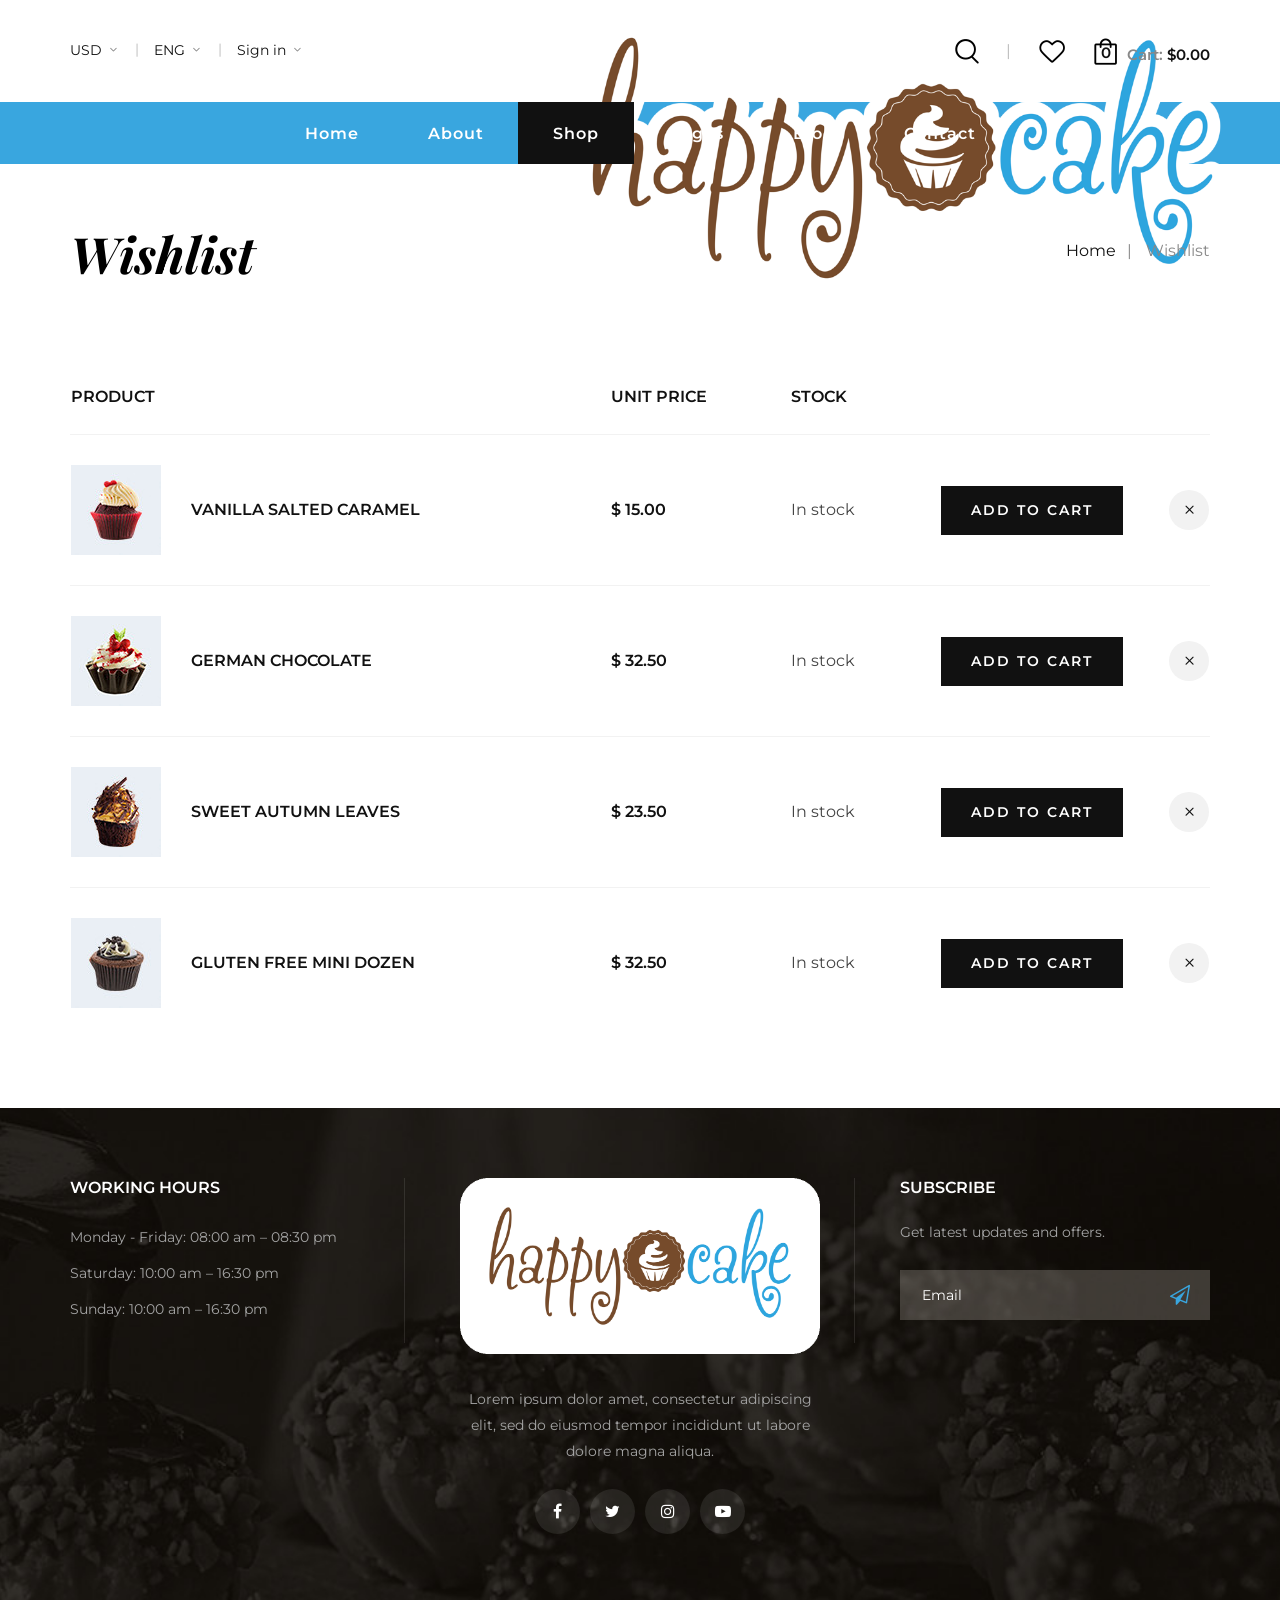
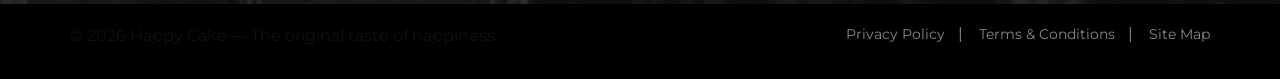
<file: wisslist.html>
<!DOCTYPE html>
<html lang="zxx">

<head>
    <meta charset="UTF-8">
    <meta name="description" content="Cake Template">
    <meta name="keywords" content="Cake, unica, creative, html">
    <meta name="viewport" content="width=device-width, initial-scale=1.0">
    <meta http-equiv="X-UA-Compatible" content="ie=edge">
    <title>Happy Cake — Sugar Land, TX</title>

    <!-- Google Font -->
    <link href="https://fonts.googleapis.com/css2?family=Playfair+Display:wght@400;500;600;700;800;900&display=swap"
    rel="stylesheet">
    <link href="https://fonts.googleapis.com/css2?family=Montserrat:wght@300;400;500;600;700;800;900&display=swap"
    rel="stylesheet">

    <!-- Css Styles -->
    <link rel="stylesheet" href="css/bootstrap.min.css" type="text/css">
    <link rel="stylesheet" href="css/flaticon.css" type="text/css">
    <link rel="stylesheet" href="css/barfiller.css" type="text/css">
    <link rel="stylesheet" href="css/magnific-popup.css" type="text/css">
    <link rel="stylesheet" href="css/font-awesome.min.css" type="text/css">
    <link rel="stylesheet" href="css/elegant-icons.css" type="text/css">
    <link rel="stylesheet" href="css/nice-select.css" type="text/css">
    <link rel="stylesheet" href="css/owl.carousel.min.css" type="text/css">
    <link rel="stylesheet" href="css/slicknav.min.css" type="text/css">
    <link rel="stylesheet" href="css/style.css" type="text/css">
</head>

<body>
    <!-- Page Preloder -->
    <div id="preloder">
        <div class="loader"></div>
    </div>

    <!-- Offcanvas Menu Begin -->
    <div class="offcanvas-menu-overlay"></div>
    <div class="offcanvas-menu-wrapper">
        <div class="offcanvas__cart">
            <div class="offcanvas__cart__links">
                <a href="#" class="search-switch"><img src="img/icon/search.png" alt=""></a>
                <a href="#"><img src="img/icon/heart.png" alt=""></a>
            </div>
            <div class="offcanvas__cart__item">
                <a href="#"><img src="img/icon/cart.png" alt=""> <span>0</span></a>
                <div class="cart__price">Cart: <span>$0.00</span></div>
            </div>
        </div>
        <div class="offcanvas__logo">
            <a href="./index.html"><img src="img/logo.png" alt=""></a>
        </div>
        <div id="mobile-menu-wrap"></div>
        <div class="offcanvas__option">
            <ul>
                <li>USD <span class="arrow_carrot-down"></span>
                    <ul>
                        <li>EUR</li>
                        <li>USD</li>
                    </ul>
                </li>
                <li>ENG <span class="arrow_carrot-down"></span>
                    <ul>
                        <li>Spanish</li>
                        <li>ENG</li>
                    </ul>
                </li>
                <li><a href="#">Sign in</a> <span class="arrow_carrot-down"></span></li>
            </ul>
        </div>
    </div>
    <!-- Offcanvas Menu End -->

    <!-- Header Section Begin -->
    <header class="header">
        <div class="header__top">
            <div class="container">
                <div class="row">
                    <div class="col-lg-12">
                        <div class="header__top__inner">
                            <div class="header__top__left">
                                <ul>
                                    <li>USD <span class="arrow_carrot-down"></span>
                                        <ul>
                                            <li>EUR</li>
                                            <li>USD</li>
                                        </ul>
                                    </li>
                                    <li>ENG <span class="arrow_carrot-down"></span>
                                        <ul>
                                            <li>Spanish</li>
                                            <li>ENG</li>
                                        </ul>
                                    </li>
                                    <li><a href="#">Sign in</a> <span class="arrow_carrot-down"></span></li>
                                </ul>
                            </div>
                            <div class="header__logo">
                                <a href="./index.html"><img src="img/logo.png" alt=""></a>
                            </div>
                            <div class="header__top__right">
                                <div class="header__top__right__links">
                                    <a href="#" class="search-switch"><img src="img/icon/search.png" alt=""></a>
                                    <a href="#"><img src="img/icon/heart.png" alt=""></a>
                                </div>
                                <div class="header__top__right__cart">
                                    <a href="#"><img src="img/icon/cart.png" alt=""> <span>0</span></a>
                                    <div class="cart__price">Cart: <span>$0.00</span></div>
                                </div>
                            </div>
                        </div>
                    </div>
                </div>
                <div class="canvas__open"><i class="fa fa-bars"></i></div>
            </div>
        </div>
        <div class="container">
            <div class="row">
                <div class="col-lg-12">
                    <nav class="header__menu mobile-menu">
                        <ul>
                            <li><a href="./index.html">Home</a></li>
                            <li><a href="./about.html">About</a></li>
                            <li class="active"><a href="./shop.html">Shop</a></li>
                            <li><a href="#">Pages</a>
                                <ul class="dropdown">
                                    <li><a href="./shop-details.html">Shop Details</a></li>
                                    <li><a href="./shoping-cart.html">Shoping Cart</a></li>
                                    <li><a href="./checkout.html">Check Out</a></li>
                                    <li><a href="./wisslist.html">Wisslist</a></li>
                                    <li><a href="./Class.html">Class</a></li>
                                    <li><a href="./blog-details.html">Blog Details</a></li>
                                </ul>
                            </li>
                            <li><a href="./blog.html">Blog</a></li>
                            <li><a href="./contact.html">Contact</a></li>
                        </ul>
                    </nav>
                </div>
            </div>
        </div>
    </header>
    <!-- Header Section End -->

    <!-- Breadcrumb Begin -->
    <div class="breadcrumb-option">
        <div class="container">
            <div class="row">
                <div class="col-lg-6 col-md-6 col-sm-6">
                    <div class="breadcrumb__text">
                        <h2>Wishlist</h2>
                    </div>
                </div>
                <div class="col-lg-6 col-md-6 col-sm-6">
                    <div class="breadcrumb__links">
                        <a href="./index.html">Home</a>
                        <span>Wishlist</span>
                    </div>
                </div>
            </div>
        </div>
    </div>
    <!-- Breadcrumb End -->

    <!-- Wishlist Section Begin -->
    <section class="wishlist spad">
        <div class="container">
            <div class="row">
                <div class="col-lg-12">
                    <div class="wishlist__cart__table">
                        <table>
                            <thead>
                                <tr>
                                    <th>Product</th>
                                    <th>Unit Price</th>
                                    <th>Stock</th>
                                    <th></th>
                                    <th></th>
                                </tr>
                            </thead>
                            <tbody>
                                <tr>
                                    <td class="product__cart__item">
                                        <div class="product__cart__item__pic">
                                            <img src="img/shop/cart/cart-1.jpg" alt="">
                                        </div>
                                        <div class="product__cart__item__text">
                                            <h6>Vanilla Salted Caramel</h6>
                                        </div>
                                    </td>
                                    <td class="cart__price">$ 15.00</td>
                                    <td class="cart__stock">In stock</td>
                                    <td class="cart__btn"><a href="#" class="primary-btn">Add to cart</a></td>
                                    <td class="cart__close"><span class="icon_close"></span></td>
                                </tr>
                                <tr>
                                    <td class="product__cart__item">
                                        <div class="product__cart__item__pic">
                                            <img src="img/shop/cart/cart-2.jpg" alt="">
                                        </div>
                                        <div class="product__cart__item__text">
                                            <h6>German Chocolate</h6>
                                        </div>
                                    </td>
                                    <td class="cart__price">$ 32.50</td>
                                    <td class="cart__stock">In stock</td>
                                    <td class="cart__btn"><a href="#" class="primary-btn">Add to cart</a></td>
                                    <td class="cart__close"><span class="icon_close"></span></td>
                                </tr>
                                <tr>
                                    <td class="product__cart__item">
                                        <div class="product__cart__item__pic">
                                            <img src="img/shop/cart/cart-3.jpg" alt="">
                                        </div>
                                        <div class="product__cart__item__text">
                                            <h6>SWEET AUTUMN LEAVES</h6>
                                        </div>
                                    </td>
                                    <td class="cart__price">$ 23.50</td>
                                    <td class="cart__stock">In stock</td>
                                    <td class="cart__btn"><a href="#" class="primary-btn">Add to cart</a></td>
                                    <td class="cart__close"><span class="icon_close"></span></td>
                                </tr>
                                <tr>
                                    <td class="product__cart__item">
                                        <div class="product__cart__item__pic">
                                            <img src="img/shop/cart/cart-4.jpg" alt="">
                                        </div>
                                        <div class="product__cart__item__text">
                                            <h6>Gluten Free Mini Dozen</h6>
                                        </div>
                                    </td>
                                    <td class="cart__price">$ 32.50</td>
                                    <td class="cart__stock">In stock</td>
                                    <td class="cart__btn"><a href="#" class="primary-btn">Add to cart</a></td>
                                    <td class="cart__close"><span class="icon_close"></span></td>
                                </tr>
                            </tbody>
                        </table>
                    </div>
                </div>
            </div>
        </div>
    </section>
    <!-- Wishlist Section End -->

    <!-- Footer Section Begin -->
    <footer class="footer set-bg" data-setbg="img/footer-bg.jpg">
        <div class="container">
            <div class="row">
                <div class="col-lg-4 col-md-6 col-sm-6">
                    <div class="footer__widget">
                        <h6>WORKING HOURS</h6>
                        <ul>
                            <li>Monday - Friday: 08:00 am – 08:30 pm</li>
                            <li>Saturday: 10:00 am – 16:30 pm</li>
                            <li>Sunday: 10:00 am – 16:30 pm</li>
                        </ul>
                    </div>
                </div>
                <div class="col-lg-4 col-md-6 col-sm-6">
                    <div class="footer__about">
                        <div class="footer__logo">
                            <a href="#"><img src="img/footer-logo.png" alt=""></a>
                        </div>
                        <p>Lorem ipsum dolor amet, consectetur adipiscing elit, sed do eiusmod tempor incididunt ut
                        labore dolore magna aliqua.</p>
                        <div class="footer__social">
                            <a href="#"><i class="fa fa-facebook"></i></a>
                            <a href="#"><i class="fa fa-twitter"></i></a>
                            <a href="#"><i class="fa fa-instagram"></i></a>
                            <a href="#"><i class="fa fa-youtube-play"></i></a>
                        </div>
                    </div>
                </div>
                <div class="col-lg-4 col-md-6 col-sm-6">
                    <div class="footer__newslatter">
                        <h6>Subscribe</h6>
                        <p>Get latest updates and offers.</p>
                        <form action="#">
                            <input type="text" placeholder="Email">
                            <button type="submit"><i class="fa fa-send-o"></i></button>
                        </form>
                    </div>
                </div>
            </div>
        </div>
        <div class="copyright">
            <div class="container">
                <div class="row">
                    <div class="col-lg-7">
                       <p class="footer-company-name">© 2026 Happy Cake — The original taste of happiness.</p>
                  </div>
                  <div class="col-lg-5">
                    <div class="copyright__widget">
                        <ul>
                            <li><a href="#">Privacy Policy</a></li>
                            <li><a href="#">Terms & Conditions</a></li>
                            <li><a href="#">Site Map</a></li>
                        </ul>
                    </div>
                </div>
            </div>
        </div>
    </div>
</footer>
<!-- Footer Section End -->

<!-- Search Begin -->
<div class="search-model">
    <div class="h-100 d-flex align-items-center justify-content-center">
        <div class="search-close-switch">+</div>
        <form class="search-model-form">
            <input type="text" id="search-input" placeholder="Search here.....">
        </form>
    </div>
</div>
<!-- Search End -->

<!-- Js Plugins -->
<script src="js/jquery-3.3.1.min.js"></script>
<script src="js/bootstrap.min.js"></script>
<script src="js/jquery.nice-select.min.js"></script>
<script src="js/jquery.barfiller.js"></script>
<script src="js/jquery.magnific-popup.min.js"></script>
<script src="js/jquery.slicknav.js"></script>
<script src="js/owl.carousel.min.js"></script>
<script src="js/jquery.nicescroll.min.js"></script>
<script src="js/main.js"></script>
</body>

</html>
</file>
<file: css/flaticon.css>
/*
  	Flaticon icon font: Flaticon
  	Creation date: 08/11/2017 08:35
  	*/

@font-face {
  font-family: "Flaticon";
  src: url("../fonts/Flaticon.eot");
  src: url("../fonts/Flaticon.eot?#iefix") format("embedded-opentype"),
       url("../fonts/Flaticon.woff") format("woff"),
       url("../fonts/Flaticon.ttf") format("truetype"),
       url("../fonts/Flaticon.svg#Flaticon") format("svg");
  font-weight: normal;
  font-style: normal;
}

@media screen and (-webkit-min-device-pixel-ratio:0) {
  @font-face {
    font-family: "Flaticon";
    src: url("../fonts/Flaticon.svg#Flaticon") format("svg");
  }
}

[class^="flaticon-"]:before, [class*=" flaticon-"]:before,
[class^="flaticon-"]:after, [class*=" flaticon-"]:after {   
  font-family: Flaticon;
  font-size: 60px;
  font-style: normal;
}

.flaticon-001-strawberry:before { content: "\f100"; }
.flaticon-002-cake-14:before { content: "\f101"; }
.flaticon-003-cake-13:before { content: "\f102"; }
.flaticon-004-piece-of-cake:before { content: "\f103"; }
.flaticon-005-pancake:before { content: "\f104"; }
.flaticon-006-macarons:before { content: "\f105"; }
.flaticon-007-cake-12:before { content: "\f106"; }
.flaticon-008-lollipop-1:before { content: "\f107"; }
.flaticon-009-lollipop:before { content: "\f108"; }
.flaticon-010-cake-11:before { content: "\f109"; }
.flaticon-011-ice-cream-11:before { content: "\f10a"; }
.flaticon-012-ice-cream-10:before { content: "\f10b"; }
.flaticon-013-ice-cream-9:before { content: "\f10c"; }
.flaticon-014-ice-cream-8:before { content: "\f10d"; }
.flaticon-015-ice-cream-7:before { content: "\f10e"; }
.flaticon-016-ice-cream-6:before { content: "\f10f"; }
.flaticon-017-ice-cream-5:before { content: "\f110"; }
.flaticon-018-ice-cream-4:before { content: "\f111"; }
.flaticon-019-ice-cream-3:before { content: "\f112"; }
.flaticon-020-ice-cream-2:before { content: "\f113"; }
.flaticon-021-ice-cream-1:before { content: "\f114"; }
.flaticon-022-ice-cream:before { content: "\f115"; }
.flaticon-023-doughnut:before { content: "\f116"; }
.flaticon-024-cupcake-8:before { content: "\f117"; }
.flaticon-025-cupcake-7:before { content: "\f118"; }
.flaticon-026-cupcake-6:before { content: "\f119"; }
.flaticon-027-cupcake-5:before { content: "\f11a"; }
.flaticon-028-cupcake-4:before { content: "\f11b"; }
.flaticon-029-cupcake-3:before { content: "\f11c"; }
.flaticon-030-cupcake-2:before { content: "\f11d"; }
.flaticon-031-cupcake-1:before { content: "\f11e"; }
.flaticon-032-cupcake:before { content: "\f11f"; }
.flaticon-033-cake-10:before { content: "\f120"; }
.flaticon-034-chocolate-roll:before { content: "\f121"; }
.flaticon-035-cake-9:before { content: "\f122"; }
.flaticon-036-chocolate-1:before { content: "\f123"; }
.flaticon-037-chocolate:before { content: "\f124"; }
.flaticon-038-cake-8:before { content: "\f125"; }
.flaticon-039-candy-2:before { content: "\f126"; }
.flaticon-040-candy-1:before { content: "\f127"; }
.flaticon-041-candy:before { content: "\f128"; }
.flaticon-042-candies:before { content: "\f129"; }
.flaticon-043-cake-7:before { content: "\f12a"; }
.flaticon-044-cake-6:before { content: "\f12b"; }
.flaticon-045-cake-5:before { content: "\f12c"; }
.flaticon-046-cake-4:before { content: "\f12d"; }
.flaticon-047-cake-3:before { content: "\f12e"; }
.flaticon-048-cake-2:before { content: "\f12f"; }
.flaticon-049-cake-1:before { content: "\f130"; }
.flaticon-050-cake:before { content: "\f131"; }
</file>
<file: css/barfiller.css>
.barfiller {
    width:100%;
    height:12px;
    background:#fcfcfc;
    border:1px solid #ccc;
    position:relative;
    margin-bottom:20px;
    box-shadow: inset 1px 4px 9px -6px rgba(0,0,0,.5); 
    -moz-box-shadow: inset 1px 4px 9px -6px rgba(0,0,0,.5); 
}

.barfiller .fill {
    display:block;
    position:relative;
    width:0px;
    height:100%;
    background:#333;
    z-index:1;
}

.barfiller .tipWrap {
    display:none;
}

.barfiller .tip {
    margin-top:-30px;
    padding:2px 4px;
    font-size:11px;
    color:#fff;
    left:0px;
    position:absolute;
    z-index:2;
    background: #333;
} 

.barfiller .tip:after {
    border:solid;
    border-color:rgba(0,0,0,.8) transparent;
    border-width:6px 6px 0 6px;
    content:"";
    display:block;
    position:absolute;
    left:9px;
    top:100%;
    z-index:9
}
</file>
<file: css/elegant-icons.css>
@font-face {
	font-family: 'ElegantIcons';
	src:url('../fonts/ElegantIcons.eot');
	src:url('../fonts/ElegantIcons.eot?#iefix') format('embedded-opentype'),
		url('../fonts/ElegantIcons.woff') format('woff'),
		url('../fonts/ElegantIcons.ttf') format('truetype'),
		url('../fonts/ElegantIcons.svg#ElegantIcons') format('svg');
	font-weight: normal;
	font-style: normal;
}

/* Use the following CSS code if you want to use data attributes for inserting your icons */
[data-icon]:before {
	font-family: 'ElegantIcons';
	content: attr(data-icon);
	speak: none;
	font-weight: normal;
	font-variant: normal;
	text-transform: none;
	line-height: 1;
	-webkit-font-smoothing: antialiased;
	-moz-osx-font-smoothing: grayscale;
}

/* Use the following CSS code if you want to have a class per icon */
/*
Instead of a list of all class selectors,
you can use the generic selector below, but it's slower:
[class*="your-class-prefix"] {
*/
.arrow_up, .arrow_down, .arrow_left, .arrow_right, .arrow_left-up, .arrow_right-up, .arrow_right-down, .arrow_left-down, .arrow-up-down, .arrow_up-down_alt, .arrow_left-right_alt, .arrow_left-right, .arrow_expand_alt2, .arrow_expand_alt, .arrow_condense, .arrow_expand, .arrow_move, .arrow_carrot-up, .arrow_carrot-down, .arrow_carrot-left, .arrow_carrot-right, .arrow_carrot-2up, .arrow_carrot-2down, .arrow_carrot-2left, .arrow_carrot-2right, .arrow_carrot-up_alt2, .arrow_carrot-down_alt2, .arrow_carrot-left_alt2, .arrow_carrot-right_alt2, .arrow_carrot-2up_alt2, .arrow_carrot-2down_alt2, .arrow_carrot-2left_alt2, .arrow_carrot-2right_alt2, .arrow_triangle-up, .arrow_triangle-down, .arrow_triangle-left, .arrow_triangle-right, .arrow_triangle-up_alt2, .arrow_triangle-down_alt2, .arrow_triangle-left_alt2, .arrow_triangle-right_alt2, .arrow_back, .icon_minus-06, .icon_plus, .icon_close, .icon_check, .icon_minus_alt2, .icon_plus_alt2, .icon_close_alt2, .icon_check_alt2, .icon_zoom-out_alt, .icon_zoom-in_alt, .icon_search, .icon_box-empty, .icon_box-selected, .icon_minus-box, .icon_plus-box, .icon_box-checked, .icon_circle-empty, .icon_circle-slelected, .icon_stop_alt2, .icon_stop, .icon_pause_alt2, .icon_pause, .icon_menu, .icon_menu-square_alt2, .icon_menu-circle_alt2, .icon_ul, .icon_ol, .icon_adjust-horiz, .icon_adjust-vert, .icon_document_alt, .icon_documents_alt, .icon_pencil, .icon_pencil-edit_alt, .icon_pencil-edit, .icon_folder-alt, .icon_folder-open_alt, .icon_folder-add_alt, .icon_info_alt, .icon_error-oct_alt, .icon_error-circle_alt, .icon_error-triangle_alt, .icon_question_alt2, .icon_question, .icon_comment_alt, .icon_chat_alt, .icon_vol-mute_alt, .icon_volume-low_alt, .icon_volume-high_alt, .icon_quotations, .icon_quotations_alt2, .icon_clock_alt, .icon_lock_alt, .icon_lock-open_alt, .icon_key_alt, .icon_cloud_alt, .icon_cloud-upload_alt, .icon_cloud-download_alt, .icon_image, .icon_images, .icon_lightbulb_alt, .icon_gift_alt, .icon_house_alt, .icon_genius, .icon_mobile, .icon_tablet, .icon_laptop, .icon_desktop, .icon_camera_alt, .icon_mail_alt, .icon_cone_alt, .icon_ribbon_alt, .icon_bag_alt, .icon_creditcard, .icon_cart_alt, .icon_paperclip, .icon_tag_alt, .icon_tags_alt, .icon_trash_alt, .icon_cursor_alt, .icon_mic_alt, .icon_compass_alt, .icon_pin_alt, .icon_pushpin_alt, .icon_map_alt, .icon_drawer_alt, .icon_toolbox_alt, .icon_book_alt, .icon_calendar, .icon_film, .icon_table, .icon_contacts_alt, .icon_headphones, .icon_lifesaver, .icon_piechart, .icon_refresh, .icon_link_alt, .icon_link, .icon_loading, .icon_blocked, .icon_archive_alt, .icon_heart_alt, .icon_star_alt, .icon_star-half_alt, .icon_star, .icon_star-half, .icon_tools, .icon_tool, .icon_cog, .icon_cogs, .arrow_up_alt, .arrow_down_alt, .arrow_left_alt, .arrow_right_alt, .arrow_left-up_alt, .arrow_right-up_alt, .arrow_right-down_alt, .arrow_left-down_alt, .arrow_condense_alt, .arrow_expand_alt3, .arrow_carrot_up_alt, .arrow_carrot-down_alt, .arrow_carrot-left_alt, .arrow_carrot-right_alt, .arrow_carrot-2up_alt, .arrow_carrot-2dwnn_alt, .arrow_carrot-2left_alt, .arrow_carrot-2right_alt, .arrow_triangle-up_alt, .arrow_triangle-down_alt, .arrow_triangle-left_alt, .arrow_triangle-right_alt, .icon_minus_alt, .icon_plus_alt, .icon_close_alt, .icon_check_alt, .icon_zoom-out, .icon_zoom-in, .icon_stop_alt, .icon_menu-square_alt, .icon_menu-circle_alt, .icon_document, .icon_documents, .icon_pencil_alt, .icon_folder, .icon_folder-open, .icon_folder-add, .icon_folder_upload, .icon_folder_download, .icon_info, .icon_error-circle, .icon_error-oct, .icon_error-triangle, .icon_question_alt, .icon_comment, .icon_chat, .icon_vol-mute, .icon_volume-low, .icon_volume-high, .icon_quotations_alt, .icon_clock, .icon_lock, .icon_lock-open, .icon_key, .icon_cloud, .icon_cloud-upload, .icon_cloud-download, .icon_lightbulb, .icon_gift, .icon_house, .icon_camera, .icon_mail, .icon_cone, .icon_ribbon, .icon_bag, .icon_cart, .icon_tag, .icon_tags, .icon_trash, .icon_cursor, .icon_mic, .icon_compass, .icon_pin, .icon_pushpin, .icon_map, .icon_drawer, .icon_toolbox, .icon_book, .icon_contacts, .icon_archive, .icon_heart, .icon_profile, .icon_group, .icon_grid-2x2, .icon_grid-3x3, .icon_music, .icon_pause_alt, .icon_phone, .icon_upload, .icon_download, .social_facebook, .social_twitter, .social_pinterest, .social_googleplus, .social_tumblr, .social_tumbleupon, .social_wordpress, .social_instagram, .social_dribbble, .social_vimeo, .social_linkedin, .social_rss, .social_deviantart, .social_share, .social_myspace, .social_skype, .social_youtube, .social_picassa, .social_googledrive, .social_flickr, .social_blogger, .social_spotify, .social_delicious, .social_facebook_circle, .social_twitter_circle, .social_pinterest_circle, .social_googleplus_circle, .social_tumblr_circle, .social_stumbleupon_circle, .social_wordpress_circle, .social_instagram_circle, .social_dribbble_circle, .social_vimeo_circle, .social_linkedin_circle, .social_rss_circle, .social_deviantart_circle, .social_share_circle, .social_myspace_circle, .social_skype_circle, .social_youtube_circle, .social_picassa_circle, .social_googledrive_alt2, .social_flickr_circle, .social_blogger_circle, .social_spotify_circle, .social_delicious_circle, .social_facebook_square, .social_twitter_square, .social_pinterest_square, .social_googleplus_square, .social_tumblr_square, .social_stumbleupon_square, .social_wordpress_square, .social_instagram_square, .social_dribbble_square, .social_vimeo_square, .social_linkedin_square, .social_rss_square, .social_deviantart_square, .social_share_square, .social_myspace_square, .social_skype_square, .social_youtube_square, .social_picassa_square, .social_googledrive_square, .social_flickr_square, .social_blogger_square, .social_spotify_square, .social_delicious_square, .icon_printer, .icon_calulator, .icon_building, .icon_floppy, .icon_drive, .icon_search-2, .icon_id, .icon_id-2, .icon_puzzle, .icon_like, .icon_dislike, .icon_mug, .icon_currency, .icon_wallet, .icon_pens, .icon_easel, .icon_flowchart, .icon_datareport, .icon_briefcase, .icon_shield, .icon_percent, .icon_globe, .icon_globe-2, .icon_target, .icon_hourglass, .icon_balance, .icon_rook, .icon_printer-alt, .icon_calculator_alt, .icon_building_alt, .icon_floppy_alt, .icon_drive_alt, .icon_search_alt, .icon_id_alt, .icon_id-2_alt, .icon_puzzle_alt, .icon_like_alt, .icon_dislike_alt, .icon_mug_alt, .icon_currency_alt, .icon_wallet_alt, .icon_pens_alt, .icon_easel_alt, .icon_flowchart_alt, .icon_datareport_alt, .icon_briefcase_alt, .icon_shield_alt, .icon_percent_alt, .icon_globe_alt, .icon_clipboard {
	font-family: 'ElegantIcons';
	speak: none;
	font-style: normal;
	font-weight: normal;
	font-variant: normal;
	text-transform: none;
	line-height: 1;
	-webkit-font-smoothing: antialiased;
}
.arrow_up:before {
	content: "\21";
}
.arrow_down:before {
	content: "\22";
}
.arrow_left:before {
	content: "\23";
}
.arrow_right:before {
	content: "\24";
}
.arrow_left-up:before {
	content: "\25";
}
.arrow_right-up:before {
	content: "\26";
}
.arrow_right-down:before {
	content: "\27";
}
.arrow_left-down:before {
	content: "\28";
}
.arrow-up-down:before {
	content: "\29";
}
.arrow_up-down_alt:before {
	content: "\2a";
}
.arrow_left-right_alt:before {
	content: "\2b";
}
.arrow_left-right:before {
	content: "\2c";
}
.arrow_expand_alt2:before {
	content: "\2d";
}
.arrow_expand_alt:before {
	content: "\2e";
}
.arrow_condense:before {
	content: "\2f";
}
.arrow_expand:before {
	content: "\30";
}
.arrow_move:before {
	content: "\31";
}
.arrow_carrot-up:before {
	content: "\32";
}
.arrow_carrot-down:before {
	content: "\33";
}
.arrow_carrot-left:before {
	content: "\34";
}
.arrow_carrot-right:before {
	content: "\35";
}
.arrow_carrot-2up:before {
	content: "\36";
}
.arrow_carrot-2down:before {
	content: "\37";
}
.arrow_carrot-2left:before {
	content: "\38";
}
.arrow_carrot-2right:before {
	content: "\39";
}
.arrow_carrot-up_alt2:before {
	content: "\3a";
}
.arrow_carrot-down_alt2:before {
	content: "\3b";
}
.arrow_carrot-left_alt2:before {
	content: "\3c";
}
.arrow_carrot-right_alt2:before {
	content: "\3d";
}
.arrow_carrot-2up_alt2:before {
	content: "\3e";
}
.arrow_carrot-2down_alt2:before {
	content: "\3f";
}
.arrow_carrot-2left_alt2:before {
	content: "\40";
}
.arrow_carrot-2right_alt2:before {
	content: "\41";
}
.arrow_triangle-up:before {
	content: "\42";
}
.arrow_triangle-down:before {
	content: "\43";
}
.arrow_triangle-left:before {
	content: "\44";
}
.arrow_triangle-right:before {
	content: "\45";
}
.arrow_triangle-up_alt2:before {
	content: "\46";
}
.arrow_triangle-down_alt2:before {
	content: "\47";
}
.arrow_triangle-left_alt2:before {
	content: "\48";
}
.arrow_triangle-right_alt2:before {
	content: "\49";
}
.arrow_back:before {
	content: "\4a";
}
.icon_minus-06:before {
	content: "\4b";
}
.icon_plus:before {
	content: "\4c";
}
.icon_close:before {
	content: "\4d";
}
.icon_check:before {
	content: "\4e";
}
.icon_minus_alt2:before {
	content: "\4f";
}
.icon_plus_alt2:before {
	content: "\50";
}
.icon_close_alt2:before {
	content: "\51";
}
.icon_check_alt2:before {
	content: "\52";
}
.icon_zoom-out_alt:before {
	content: "\53";
}
.icon_zoom-in_alt:before {
	content: "\54";
}
.icon_search:before {
	content: "\55";
}
.icon_box-empty:before {
	content: "\56";
}
.icon_box-selected:before {
	content: "\57";
}
.icon_minus-box:before {
	content: "\58";
}
.icon_plus-box:before {
	content: "\59";
}
.icon_box-checked:before {
	content: "\5a";
}
.icon_circle-empty:before {
	content: "\5b";
}
.icon_circle-slelected:before {
	content: "\5c";
}
.icon_stop_alt2:before {
	content: "\5d";
}
.icon_stop:before {
	content: "\5e";
}
.icon_pause_alt2:before {
	content: "\5f";
}
.icon_pause:before {
	content: "\60";
}
.icon_menu:before {
	content: "\61";
}
.icon_menu-square_alt2:before {
	content: "\62";
}
.icon_menu-circle_alt2:before {
	content: "\63";
}
.icon_ul:before {
	content: "\64";
}
.icon_ol:before {
	content: "\65";
}
.icon_adjust-horiz:before {
	content: "\66";
}
.icon_adjust-vert:before {
	content: "\67";
}
.icon_document_alt:before {
	content: "\68";
}
.icon_documents_alt:before {
	content: "\69";
}
.icon_pencil:before {
	content: "\6a";
}
.icon_pencil-edit_alt:before {
	content: "\6b";
}
.icon_pencil-edit:before {
	content: "\6c";
}
.icon_folder-alt:before {
	content: "\6d";
}
.icon_folder-open_alt:before {
	content: "\6e";
}
.icon_folder-add_alt:before {
	content: "\6f";
}
.icon_info_alt:before {
	content: "\70";
}
.icon_error-oct_alt:before {
	content: "\71";
}
.icon_error-circle_alt:before {
	content: "\72";
}
.icon_error-triangle_alt:before {
	content: "\73";
}
.icon_question_alt2:before {
	content: "\74";
}
.icon_question:before {
	content: "\75";
}
.icon_comment_alt:before {
	content: "\76";
}
.icon_chat_alt:before {
	content: "\77";
}
.icon_vol-mute_alt:before {
	content: "\78";
}
.icon_volume-low_alt:before {
	content: "\79";
}
.icon_volume-high_alt:before {
	content: "\7a";
}
.icon_quotations:before {
	content: "\7b";
}
.icon_quotations_alt2:before {
	content: "\7c";
}
.icon_clock_alt:before {
	content: "\7d";
}
.icon_lock_alt:before {
	content: "\7e";
}
.icon_lock-open_alt:before {
	content: "\e000";
}
.icon_key_alt:before {
	content: "\e001";
}
.icon_cloud_alt:before {
	content: "\e002";
}
.icon_cloud-upload_alt:before {
	content: "\e003";
}
.icon_cloud-download_alt:before {
	content: "\e004";
}
.icon_image:before {
	content: "\e005";
}
.icon_images:before {
	content: "\e006";
}
.icon_lightbulb_alt:before {
	content: "\e007";
}
.icon_gift_alt:before {
	content: "\e008";
}
.icon_house_alt:before {
	content: "\e009";
}
.icon_genius:before {
	content: "\e00a";
}
.icon_mobile:before {
	content: "\e00b";
}
.icon_tablet:before {
	content: "\e00c";
}
.icon_laptop:before {
	content: "\e00d";
}
.icon_desktop:before {
	content: "\e00e";
}
.icon_camera_alt:before {
	content: "\e00f";
}
.icon_mail_alt:before {
	content: "\e010";
}
.icon_cone_alt:before {
	content: "\e011";
}
.icon_ribbon_alt:before {
	content: "\e012";
}
.icon_bag_alt:before {
	content: "\e013";
}
.icon_creditcard:before {
	content: "\e014";
}
.icon_cart_alt:before {
	content: "\e015";
}
.icon_paperclip:before {
	content: "\e016";
}
.icon_tag_alt:before {
	content: "\e017";
}
.icon_tags_alt:before {
	content: "\e018";
}
.icon_trash_alt:before {
	content: "\e019";
}
.icon_cursor_alt:before {
	content: "\e01a";
}
.icon_mic_alt:before {
	content: "\e01b";
}
.icon_compass_alt:before {
	content: "\e01c";
}
.icon_pin_alt:before {
	content: "\e01d";
}
.icon_pushpin_alt:before {
	content: "\e01e";
}
.icon_map_alt:before {
	content: "\e01f";
}
.icon_drawer_alt:before {
	content: "\e020";
}
.icon_toolbox_alt:before {
	content: "\e021";
}
.icon_book_alt:before {
	content: "\e022";
}
.icon_calendar:before {
	content: "\e023";
}
.icon_film:before {
	content: "\e024";
}
.icon_table:before {
	content: "\e025";
}
.icon_contacts_alt:before {
	content: "\e026";
}
.icon_headphones:before {
	content: "\e027";
}
.icon_lifesaver:before {
	content: "\e028";
}
.icon_piechart:before {
	content: "\e029";
}
.icon_refresh:before {
	content: "\e02a";
}
.icon_link_alt:before {
	content: "\e02b";
}
.icon_link:before {
	content: "\e02c";
}
.icon_loading:before {
	content: "\e02d";
}
.icon_blocked:before {
	content: "\e02e";
}
.icon_archive_alt:before {
	content: "\e02f";
}
.icon_heart_alt:before {
	content: "\e030";
}
.icon_star_alt:before {
	content: "\e031";
}
.icon_star-half_alt:before {
	content: "\e032";
}
.icon_star:before {
	content: "\e033";
}
.icon_star-half:before {
	content: "\e034";
}
.icon_tools:before {
	content: "\e035";
}
.icon_tool:before {
	content: "\e036";
}
.icon_cog:before {
	content: "\e037";
}
.icon_cogs:before {
	content: "\e038";
}
.arrow_up_alt:before {
	content: "\e039";
}
.arrow_down_alt:before {
	content: "\e03a";
}
.arrow_left_alt:before {
	content: "\e03b";
}
.arrow_right_alt:before {
	content: "\e03c";
}
.arrow_left-up_alt:before {
	content: "\e03d";
}
.arrow_right-up_alt:before {
	content: "\e03e";
}
.arrow_right-down_alt:before {
	content: "\e03f";
}
.arrow_left-down_alt:before {
	content: "\e040";
}
.arrow_condense_alt:before {
	content: "\e041";
}
.arrow_expand_alt3:before {
	content: "\e042";
}
.arrow_carrot_up_alt:before {
	content: "\e043";
}
.arrow_carrot-down_alt:before {
	content: "\e044";
}
.arrow_carrot-left_alt:before {
	content: "\e045";
}
.arrow_carrot-right_alt:before {
	content: "\e046";
}
.arrow_carrot-2up_alt:before {
	content: "\e047";
}
.arrow_carrot-2dwnn_alt:before {
	content: "\e048";
}
.arrow_carrot-2left_alt:before {
	content: "\e049";
}
.arrow_carrot-2right_alt:before {
	content: "\e04a";
}
.arrow_triangle-up_alt:before {
	content: "\e04b";
}
.arrow_triangle-down_alt:before {
	content: "\e04c";
}
.arrow_triangle-left_alt:before {
	content: "\e04d";
}
.arrow_triangle-right_alt:before {
	content: "\e04e";
}
.icon_minus_alt:before {
	content: "\e04f";
}
.icon_plus_alt:before {
	content: "\e050";
}
.icon_close_alt:before {
	content: "\e051";
}
.icon_check_alt:before {
	content: "\e052";
}
.icon_zoom-out:before {
	content: "\e053";
}
.icon_zoom-in:before {
	content: "\e054";
}
.icon_stop_alt:before {
	content: "\e055";
}
.icon_menu-square_alt:before {
	content: "\e056";
}
.icon_menu-circle_alt:before {
	content: "\e057";
}
.icon_document:before {
	content: "\e058";
}
.icon_documents:before {
	content: "\e059";
}
.icon_pencil_alt:before {
	content: "\e05a";
}
.icon_folder:before {
	content: "\e05b";
}
.icon_folder-open:before {
	content: "\e05c";
}
.icon_folder-add:before {
	content: "\e05d";
}
.icon_folder_upload:before {
	content: "\e05e";
}
.icon_folder_download:before {
	content: "\e05f";
}
.icon_info:before {
	content: "\e060";
}
.icon_error-circle:before {
	content: "\e061";
}
.icon_error-oct:before {
	content: "\e062";
}
.icon_error-triangle:before {
	content: "\e063";
}
.icon_question_alt:before {
	content: "\e064";
}
.icon_comment:before {
	content: "\e065";
}
.icon_chat:before {
	content: "\e066";
}
.icon_vol-mute:before {
	content: "\e067";
}
.icon_volume-low:before {
	content: "\e068";
}
.icon_volume-high:before {
	content: "\e069";
}
.icon_quotations_alt:before {
	content: "\e06a";
}
.icon_clock:before {
	content: "\e06b";
}
.icon_lock:before {
	content: "\e06c";
}
.icon_lock-open:before {
	content: "\e06d";
}
.icon_key:before {
	content: "\e06e";
}
.icon_cloud:before {
	content: "\e06f";
}
.icon_cloud-upload:before {
	content: "\e070";
}
.icon_cloud-download:before {
	content: "\e071";
}
.icon_lightbulb:before {
	content: "\e072";
}
.icon_gift:before {
	content: "\e073";
}
.icon_house:before {
	content: "\e074";
}
.icon_camera:before {
	content: "\e075";
}
.icon_mail:before {
	content: "\e076";
}
.icon_cone:before {
	content: "\e077";
}
.icon_ribbon:before {
	content: "\e078";
}
.icon_bag:before {
	content: "\e079";
}
.icon_cart:before {
	content: "\e07a";
}
.icon_tag:before {
	content: "\e07b";
}
.icon_tags:before {
	content: "\e07c";
}
.icon_trash:before {
	content: "\e07d";
}
.icon_cursor:before {
	content: "\e07e";
}
.icon_mic:before {
	content: "\e07f";
}
.icon_compass:before {
	content: "\e080";
}
.icon_pin:before {
	content: "\e081";
}
.icon_pushpin:before {
	content: "\e082";
}
.icon_map:before {
	content: "\e083";
}
.icon_drawer:before {
	content: "\e084";
}
.icon_toolbox:before {
	content: "\e085";
}
.icon_book:before {
	content: "\e086";
}
.icon_contacts:before {
	content: "\e087";
}
.icon_archive:before {
	content: "\e088";
}
.icon_heart:before {
	content: "\e089";
}
.icon_profile:before {
	content: "\e08a";
}
.icon_group:before {
	content: "\e08b";
}
.icon_grid-2x2:before {
	content: "\e08c";
}
.icon_grid-3x3:before {
	content: "\e08d";
}
.icon_music:before {
	content: "\e08e";
}
.icon_pause_alt:before {
	content: "\e08f";
}
.icon_phone:before {
	content: "\e090";
}
.icon_upload:before {
	content: "\e091";
}
.icon_download:before {
	content: "\e092";
}
.social_facebook:before {
	content: "\e093";
}
.social_twitter:before {
	content: "\e094";
}
.social_pinterest:before {
	content: "\e095";
}
.social_googleplus:before {
	content: "\e096";
}
.social_tumblr:before {
	content: "\e097";
}
.social_tumbleupon:before {
	content: "\e098";
}
.social_wordpress:before {
	content: "\e099";
}
.social_instagram:before {
	content: "\e09a";
}
.social_dribbble:before {
	content: "\e09b";
}
.social_vimeo:before {
	content: "\e09c";
}
.social_linkedin:before {
	content: "\e09d";
}
.social_rss:before {
	content: "\e09e";
}
.social_deviantart:before {
	content: "\e09f";
}
.social_share:before {
	content: "\e0a0";
}
.social_myspace:before {
	content: "\e0a1";
}
.social_skype:before {
	content: "\e0a2";
}
.social_youtube:before {
	content: "\e0a3";
}
.social_picassa:before {
	content: "\e0a4";
}
.social_googledrive:before {
	content: "\e0a5";
}
.social_flickr:before {
	content: "\e0a6";
}
.social_blogger:before {
	content: "\e0a7";
}
.social_spotify:before {
	content: "\e0a8";
}
.social_delicious:before {
	content: "\e0a9";
}
.social_facebook_circle:before {
	content: "\e0aa";
}
.social_twitter_circle:before {
	content: "\e0ab";
}
.social_pinterest_circle:before {
	content: "\e0ac";
}
.social_googleplus_circle:before {
	content: "\e0ad";
}
.social_tumblr_circle:before {
	content: "\e0ae";
}
.social_stumbleupon_circle:before {
	content: "\e0af";
}
.social_wordpress_circle:before {
	content: "\e0b0";
}
.social_instagram_circle:before {
	content: "\e0b1";
}
.social_dribbble_circle:before {
	content: "\e0b2";
}
.social_vimeo_circle:before {
	content: "\e0b3";
}
.social_linkedin_circle:before {
	content: "\e0b4";
}
.social_rss_circle:before {
	content: "\e0b5";
}
.social_deviantart_circle:before {
	content: "\e0b6";
}
.social_share_circle:before {
	content: "\e0b7";
}
.social_myspace_circle:before {
	content: "\e0b8";
}
.social_skype_circle:before {
	content: "\e0b9";
}
.social_youtube_circle:before {
	content: "\e0ba";
}
.social_picassa_circle:before {
	content: "\e0bb";
}
.social_googledrive_alt2:before {
	content: "\e0bc";
}
.social_flickr_circle:before {
	content: "\e0bd";
}
.social_blogger_circle:before {
	content: "\e0be";
}
.social_spotify_circle:before {
	content: "\e0bf";
}
.social_delicious_circle:before {
	content: "\e0c0";
}
.social_facebook_square:before {
	content: "\e0c1";
}
.social_twitter_square:before {
	content: "\e0c2";
}
.social_pinterest_square:before {
	content: "\e0c3";
}
.social_googleplus_square:before {
	content: "\e0c4";
}
.social_tumblr_square:before {
	content: "\e0c5";
}
.social_stumbleupon_square:before {
	content: "\e0c6";
}
.social_wordpress_square:before {
	content: "\e0c7";
}
.social_instagram_square:before {
	content: "\e0c8";
}
.social_dribbble_square:before {
	content: "\e0c9";
}
.social_vimeo_square:before {
	content: "\e0ca";
}
.social_linkedin_square:before {
	content: "\e0cb";
}
.social_rss_square:before {
	content: "\e0cc";
}
.social_deviantart_square:before {
	content: "\e0cd";
}
.social_share_square:before {
	content: "\e0ce";
}
.social_myspace_square:before {
	content: "\e0cf";
}
.social_skype_square:before {
	content: "\e0d0";
}
.social_youtube_square:before {
	content: "\e0d1";
}
.social_picassa_square:before {
	content: "\e0d2";
}
.social_googledrive_square:before {
	content: "\e0d3";
}
.social_flickr_square:before {
	content: "\e0d4";
}
.social_blogger_square:before {
	content: "\e0d5";
}
.social_spotify_square:before {
	content: "\e0d6";
}
.social_delicious_square:before {
	content: "\e0d7";
}
.icon_printer:before {
	content: "\e103";
}
.icon_calulator:before {
	content: "\e0ee";
}
.icon_building:before {
	content: "\e0ef";
}
.icon_floppy:before {
	content: "\e0e8";
}
.icon_drive:before {
	content: "\e0ea";
}
.icon_search-2:before {
	content: "\e101";
}
.icon_id:before {
	content: "\e107";
}
.icon_id-2:before {
	content: "\e108";
}
.icon_puzzle:before {
	content: "\e102";
}
.icon_like:before {
	content: "\e106";
}
.icon_dislike:before {
	content: "\e0eb";
}
.icon_mug:before {
	content: "\e105";
}
.icon_currency:before {
	content: "\e0ed";
}
.icon_wallet:before {
	content: "\e100";
}
.icon_pens:before {
	content: "\e104";
}
.icon_easel:before {
	content: "\e0e9";
}
.icon_flowchart:before {
	content: "\e109";
}
.icon_datareport:before {
	content: "\e0ec";
}
.icon_briefcase:before {
	content: "\e0fe";
}
.icon_shield:before {
	content: "\e0f6";
}
.icon_percent:before {
	content: "\e0fb";
}
.icon_globe:before {
	content: "\e0e2";
}
.icon_globe-2:before {
	content: "\e0e3";
}
.icon_target:before {
	content: "\e0f5";
}
.icon_hourglass:before {
	content: "\e0e1";
}
.icon_balance:before {
	content: "\e0ff";
}
.icon_rook:before {
	content: "\e0f8";
}
.icon_printer-alt:before {
	content: "\e0fa";
}
.icon_calculator_alt:before {
	content: "\e0e7";
}
.icon_building_alt:before {
	content: "\e0fd";
}
.icon_floppy_alt:before {
	content: "\e0e4";
}
.icon_drive_alt:before {
	content: "\e0e5";
}
.icon_search_alt:before {
	content: "\e0f7";
}
.icon_id_alt:before {
	content: "\e0e0";
}
.icon_id-2_alt:before {
	content: "\e0fc";
}
.icon_puzzle_alt:before {
	content: "\e0f9";
}
.icon_like_alt:before {
	content: "\e0dd";
}
.icon_dislike_alt:before {
	content: "\e0f1";
}
.icon_mug_alt:before {
	content: "\e0dc";
}
.icon_currency_alt:before {
	content: "\e0f3";
}
.icon_wallet_alt:before {
	content: "\e0d8";
}
.icon_pens_alt:before {
	content: "\e0db";
}
.icon_easel_alt:before {
	content: "\e0f0";
}
.icon_flowchart_alt:before {
	content: "\e0df";
}
.icon_datareport_alt:before {
	content: "\e0f2";
}
.icon_briefcase_alt:before {
	content: "\e0f4";
}
.icon_shield_alt:before {
	content: "\e0d9";
}
.icon_percent_alt:before {
	content: "\e0da";
}
.icon_globe_alt:before {
	content: "\e0de";
}
.icon_clipboard:before {
	content: "\e0e6";
}


	.glyph {
		float: left;
		text-align: center;
		padding: .75em;
		margin: .4em 1.5em .75em 0;
		width: 6em;
text-shadow: none;
	}
        .glyph_big {
        font-size: 128px;
        color: #59c5dc;
        float: left;
        margin-right: 20px;
        }

        .glyph div { padding-bottom: 10px;}

	.glyph input {
		font-family: consolas, monospace;
		font-size: 12px;
		width: 100%;
		text-align: center;
		border: 0;
		box-shadow: 0 0 0 1px #ccc;
		padding: .2em;
                -moz-border-radius: 5px;
                -webkit-border-radius: 5px;
	}
	.centered {
		margin-left: auto;
		margin-right: auto;
	}
	.glyph .fs1 {
		font-size: 2em;
	}
</file>
<file: css/nice-select.css>
.nice-select {
  -webkit-tap-highlight-color: transparent;
  background-color: #fff;
  border-radius: 5px;
  border: solid 1px #e8e8e8;
  box-sizing: border-box;
  clear: both;
  cursor: pointer;
  display: block;
  float: left;
  font-family: inherit;
  font-size: 14px;
  font-weight: normal;
  height: 42px;
  line-height: 40px;
  outline: none;
  padding-left: 18px;
  padding-right: 30px;
  position: relative;
  text-align: left !important;
  -webkit-transition: all 0.2s ease-in-out;
  transition: all 0.2s ease-in-out;
  -webkit-user-select: none;
     -moz-user-select: none;
      -ms-user-select: none;
          user-select: none;
  white-space: nowrap;
  width: auto; }
  .nice-select:hover {
    border-color: #dbdbdb; }
  .nice-select:active, .nice-select.open, .nice-select:focus {
    border-color: #999; }
  .nice-select:after {
    border-bottom: 2px solid #999;
    border-right: 2px solid #999;
    content: '';
    display: block;
    height: 5px;
    margin-top: -4px;
    pointer-events: none;
    position: absolute;
    right: 12px;
    top: 50%;
    -webkit-transform-origin: 66% 66%;
        -ms-transform-origin: 66% 66%;
            transform-origin: 66% 66%;
    -webkit-transform: rotate(45deg);
        -ms-transform: rotate(45deg);
            transform: rotate(45deg);
    -webkit-transition: all 0.15s ease-in-out;
    transition: all 0.15s ease-in-out;
    width: 5px; }
  .nice-select.open:after {
    -webkit-transform: rotate(-135deg);
        -ms-transform: rotate(-135deg);
            transform: rotate(-135deg); }
  .nice-select.open .list {
    opacity: 1;
    pointer-events: auto;
    -webkit-transform: scale(1) translateY(0);
        -ms-transform: scale(1) translateY(0);
            transform: scale(1) translateY(0); }
  .nice-select.disabled {
    border-color: #ededed;
    color: #999;
    pointer-events: none; }
    .nice-select.disabled:after {
      border-color: #cccccc; }
  .nice-select.wide {
    width: 100%; }
    .nice-select.wide .list {
      left: 0 !important;
      right: 0 !important; }
  .nice-select.right {
    float: right; }
    .nice-select.right .list {
      left: auto;
      right: 0; }
  .nice-select.small {
    font-size: 12px;
    height: 36px;
    line-height: 34px; }
    .nice-select.small:after {
      height: 4px;
      width: 4px; }
    .nice-select.small .option {
      line-height: 34px;
      min-height: 34px; }
  .nice-select .list {
    background-color: #fff;
    border-radius: 5px;
    box-shadow: 0 0 0 1px rgba(68, 68, 68, 0.11);
    box-sizing: border-box;
    margin-top: 4px;
    opacity: 0;
    overflow: hidden;
    padding: 0;
    pointer-events: none;
    position: absolute;
    top: 100%;
    left: 0;
    -webkit-transform-origin: 50% 0;
        -ms-transform-origin: 50% 0;
            transform-origin: 50% 0;
    -webkit-transform: scale(0.75) translateY(-21px);
        -ms-transform: scale(0.75) translateY(-21px);
            transform: scale(0.75) translateY(-21px);
    -webkit-transition: all 0.2s cubic-bezier(0.5, 0, 0, 1.25), opacity 0.15s ease-out;
    transition: all 0.2s cubic-bezier(0.5, 0, 0, 1.25), opacity 0.15s ease-out;
    z-index: 9; }
    .nice-select .list:hover .option:not(:hover) {
      background-color: transparent !important; }
  .nice-select .option {
    cursor: pointer;
    font-weight: 400;
    line-height: 40px;
    list-style: none;
    min-height: 40px;
    outline: none;
    padding-left: 18px;
    padding-right: 29px;
    text-align: left;
    -webkit-transition: all 0.2s;
    transition: all 0.2s; }
    .nice-select .option:hover, .nice-select .option.focus, .nice-select .option.selected.focus {
      background-color: #f6f6f6; }
    .nice-select .option.selected {
      font-weight: bold; }
    .nice-select .option.disabled {
      background-color: transparent;
      color: #999;
      cursor: default; }

.no-csspointerevents .nice-select .list {
  display: none; }

.no-csspointerevents .nice-select.open .list {
  display: block; }
</file>
<file: css/style.css>
/******************************************************************
  Theme Name: Cake
  Description: Cake e-commerce tamplate
  Author: Colorib
  Author URI: https://www.colorib.com//
  Version: 1.0
  Created: Colorib
******************************************************************/
/*------------------------------------------------------------------
[Table of contents]

1.  Template default CSS
	1.1	Variables
	1.2	Mixins
	1.3	Flexbox
	1.4	Reset
2.  Helper Css
3.  Header Section
4.  Hero Section
5.  Banner Section
6.  Product Section
7.  Intagram Section
8.  Latest Section
9.  Contact
10.  Footer Style
-------------------------------------------------------------------*/
/*----------------------------------------*/
/* Template default CSS
/*----------------------------------------*/
html,
body {
  height: 100%;
  font-family: "Montserrat", sans-serif;
  -webkit-font-smoothing: antialiased;
}

h1,
h2,
h3,
h4,
h5,
h6 {
  margin: 0;
  color: #11111194;
  font-weight: 400;
  font-family: "Montserrat", sans-serif;
}

h1 {
  font-size: 70px;
}

h2 {
  font-size: 36px;
}

h3 {
  font-size: 30px;
}

h4 {
  font-size: 24px;
}

h5 {
  font-size: 18px;
}

h6 {
  font-size: 16px;
}

p {
  font-size: 16px;
  font-family: "Montserrat", sans-serif;
  color: #111111;
  font-weight: 400;
  line-height: 28px;
  margin: 0 0 15px 0;
}

img {
  max-width: 100%;
}

input:focus,
select:focus,
button:focus,
textarea:focus {
  outline: none;
}

a:hover,
a:focus {
  text-decoration: none;
  outline: none;
  color: #ffffff;
}

ul,
ol {
  padding: 0;
  margin: 0;
}

/*---------------------
  Helper CSS
-----------------------*/
.section-title {
  margin-bottom: 35px;
}
.section-title span {
  color: #39a6df;
  font-size: 20px;
  font-weight: 600;
  text-transform: uppercase;
  letter-spacing: 4px;
  display: block;
  margin-bottom: 10px;
}
.section-title h2 {
  font-size: 46px;
  color: #111111;
  line-height: 60px;
  font-weight: 700;
  font-style: italic;
  font-family: "Playfair Display", serif;
}

.set-bg {
  background-repeat: no-repeat;
  background-size: cover;
  background-position: top center;
}

.spad {
  padding-top: 100px;
  padding-bottom: 100px;
}

.text-white h1,
.text-white h2,
.text-white h3,
.text-white h4,
.text-white h5,
.text-white h6,
.text-white p,
.text-white span,
.text-white li,
.text-white a {
  color: #fff;
}

/* buttons */
.primary-btn {
  display: inline-block;
  font-size: 14px;
  font-weight: 600;
  text-transform: uppercase;
  padding: 14px 30px;
  color: #ffffff;
  background: #39a6df;
  letter-spacing: 2px;
}

.site-btn {
  font-size: 14px;
  color: #ffffff;
  background: #111111;
  font-weight: 600;
  border: none;
  text-transform: uppercase;
  display: inline-block;
  letter-spacing: 2px;
  padding: 14px 30px;
}

/* Preloder */
#preloder {
  position: fixed;
  width: 100%;
  height: 100%;
  top: 0;
  left: 0;
  z-index: 999999;
  background: #000;
}

.loader {
  width: 40px;
  height: 40px;
  position: absolute;
  top: 50%;
  left: 50%;
  margin-top: -13px;
  margin-left: -13px;
  border-radius: 60px;
  animation: loader 0.8s linear infinite;
  -webkit-animation: loader 0.8s linear infinite;
}

@keyframes loader {
  0% {
    -webkit-transform: rotate(0deg);
    transform: rotate(0deg);
    border: 4px solid #f44336;
    border-left-color: transparent;
  }
  50% {
    -webkit-transform: rotate(180deg);
    transform: rotate(180deg);
    border: 4px solid #673ab7;
    border-left-color: transparent;
  }
  100% {
    -webkit-transform: rotate(360deg);
    transform: rotate(360deg);
    border: 4px solid #f44336;
    border-left-color: transparent;
  }
}
@-webkit-keyframes loader {
  0% {
    -webkit-transform: rotate(0deg);
    border: 4px solid #f44336;
    border-left-color: transparent;
  }
  50% {
    -webkit-transform: rotate(180deg);
    border: 4px solid #673ab7;
    border-left-color: transparent;
  }
  100% {
    -webkit-transform: rotate(360deg);
    border: 4px solid #f44336;
    border-left-color: transparent;
  }
}
.spacial-controls {
  position: fixed;
  width: 111px;
  height: 91px;
  top: 0;
  right: 0;
  z-index: 999;
}

.spacial-controls .search-switch {
  display: block;
  height: 100%;
  padding-top: 30px;
  background: #323232;
  text-align: center;
  cursor: pointer;
}

.search-model {
  display: none;
  position: fixed;
  width: 100%;
  height: 100%;
  left: 0;
  top: 0;
  background: #000;
  z-index: 99999;
}

.search-model-form {
  padding: 0 15px;
}

.search-model-form input {
  width: 500px;
  font-size: 40px;
  border: none;
  border-bottom: 2px solid #333;
  background: 0 0;
  color: #999;
}

.search-close-switch {
  position: absolute;
  width: 50px;
  height: 50px;
  background: #333;
  color: #fff;
  text-align: center;
  border-radius: 50%;
  font-size: 28px;
  line-height: 28px;
  top: 30px;
  cursor: pointer;
  -webkit-transform: rotate(45deg);
  -ms-transform: rotate(45deg);
      transform: rotate(45deg);
  display: -webkit-box;
  display: -ms-flexbox;
  display: flex;
  -webkit-box-align: center;
  -ms-flex-align: center;
  align-items: center;
  -webkit-box-pack: center;
  -ms-flex-pack: center;
  justify-content: center;
}

/*---------------------
  Header
-----------------------*/
.header {
  background: #39a6df;
}

.header__top {
  position: relative;
  background: #ffffff;
}

.header__top__inner {
  height: 102px;
  padding-top: 38px;
}

.header__top__left {
  float: left;
}
.header__top__left ul li {
  font-size: 14px;
  color: #111111;
  list-style: none;
  display: inline-block;
  margin-right: 30px;
  position: relative;
  padding: 2px 0;
  cursor: pointer;
}
.header__top__left ul li a {
  color: #111111;
}
.header__top__left ul li:hover ul {
  top: 24px;
  opacity: 1;
  visibility: visible;
}
.header__top__left ul li ul {
  background: #111111;
  display: inline-block;
  padding: 2px 0;
  position: absolute;
  left: 0;
  top: 44px;
  opacity: 0;
  visibility: hidden;
  z-index: 3;
  -webkit-transition: all, 0.3s;
  -o-transition: all, 0.3s;
  transition: all, 0.3s;
}
.header__top__left ul li ul li {
  list-style: none;
  font-size: 13px;
  color: #ffffff;
  padding: 2px 15px;
  cursor: pointer;
}
.header__top__left ul li ul li:after {
  display: none;
}
.header__top__left ul li:after {
  position: absolute;
  right: -19px;
  top: 1px;
  content: "|";
  color: #bbbbbb;
}
.header__top__left ul li:last-child {
  margin-right: 0;
}
.header__top__left ul li:last-child:after {
  display: none;
}
.header__top__left ul li span {
  color: #888888;
}

.header__logo {
  position: absolute;
  left: 50%;
  top: 25px;
  margin-left: -60px;
}
.header__logo a {
  display: inline-block;
}

.header__top__right {
  float: right;
}

.header__top__right__links {
  display: inline-block;
  margin-right: 25px;
}
.header__top__right__links a {
  display: inline-block;
  margin-right: 56px;
  position: relative;
}
.header__top__right__links a:after {
  position: absolute;
  right: -32px;
  top: 0px;
  content: "|";
  font-size: 16px;
  color: #bababa;
}
.header__top__right__links a:last-child {
  margin-right: 0;
}
.header__top__right__links a:last-child:after {
  display: none;
}

.header__top__right__cart {
  display: inline-block;
}
.header__top__right__cart a {
  position: relative;
  display: inline-block;
  margin-right: 6px;
}
.header__top__right__cart a span {
  font-size: 15px;
  color: #111111;
  font-weight: 600;
  position: absolute;
  left: 7px;
  top: 4px;
}
.header__top__right__cart .cart__price {
  display: inline-block;
  color: #888888;
  font-size: 15px;
  font-weight: 600;
  position: relative;
  top: 4px;
}
.header__top__right__cart .cart__price span {
  color: #111111;
}

.header__menu {
  text-align: center;
}
.header__menu ul li {
  list-style: none;
  display: inline-block;
  position: relative;
  margin-right: -5px;
}
.header__menu ul li.active a {
  background: #111111;
}
.header__menu ul li:hover a {
  background: #111111;
}
.header__menu ul li:hover .dropdown {
  top: 62px;
  opacity: 1;
  visibility: visible;
}
.header__menu ul li:last-child {
  margin-right: 0;
}
.header__menu ul li .dropdown {
  position: absolute;
  left: 0;
  top: 82px;
  width: 150px;
  background: #111111;
  text-align: left;
  padding: 5px 0;
  z-index: 9;
  opacity: 0;
  visibility: hidden;
  -webkit-transition: all, 0.3s;
  -o-transition: all, 0.3s;
  transition: all, 0.3s;
}
.header__menu ul li .dropdown li {
  display: block;
  margin-right: 0;
}
.header__menu ul li .dropdown li a {
  font-size: 14px;
  color: #ffffff;
  font-weight: 400;
  padding: 5px 20px;
  text-transform: capitalize;
}
.header__menu ul li .dropdown li a:after {
  display: none;
}
.header__menu ul li a {
  font-size: 16px;
  color: #ffffff;
  display: block;
  font-weight: 600;
  padding: 20px 35px 18px;
  letter-spacing: 1px;
  -webkit-transition: all, 0.3s;
  -o-transition: all, 0.3s;
  transition: all, 0.3s;
}

.offcanvas-menu-wrapper {
  display: none;
}

.canvas__open {
  display: none;
}

/*---------------------
  Hero
-----------------------*/
.hero__item {
  height: 700px;
  display: -webkit-box;
  display: -ms-flexbox;
  display: flex;
  -webkit-box-align: center;
      -ms-flex-align: center;
          align-items: center;
  justify-items: center;
}

.hero__text {
  text-align: center;
  background: #ffffff;
  padding: 65px 70px 70px;
  position: relative;
}
.hero__text:after {
  position: absolute;
  left: 15px;
  top: 15px;
  height: calc(100% - 30px);
  width: calc(100% - 30px);
  border: 1px dashed #39a6df;
  content: "";
  opacity: 0.3;
}
.hero__text h2 {
  font-size: 46px;
  color: #111111;
  line-height: 60px;
  font-weight: 700;
  font-style: italic;
  margin-bottom: 18px;
  position: relative;
  top: 100px;
  opacity: 0;
  -webkit-transition: all, 0.3s;
  -o-transition: all, 0.3s;
  transition: all, 0.3s;
}
.hero__text .primary-btn {
  position: relative;
  top: 100px;
  opacity: 0;
  -webkit-transition: all, 0.6s;
  -o-transition: all, 0.6s;
  transition: all, 0.6s;
}

.hero__slider.owl-carousel .owl-item.active .hero__text h2 {
  top: 0;
  opacity: 1;
}
.hero__slider.owl-carousel .owl-item.active .hero__text .primary-btn {
  top: 0;
  opacity: 1;
}
.hero__slider.owl-carousel .owl-nav button {
  height: 50px;
  width: 50px;
  background: rgba(17, 17, 17, 0.5);
  border-radius: 50%;
  color: #ffffff;
  font-size: 26px;
  line-height: 50px;
  text-align: center;
  position: absolute;
  left: 30px;
  top: 50%;
  margin-top: -15px;
}
.hero__slider.owl-carousel .owl-nav button.owl-next {
  left: auto;
  right: 30px;
}

/*---------------------
  Categories
-----------------------*/
.categories__slider {
  padding: 0 15px;
}
.categories__slider.owl-carousel .owl-stage-outer {
  padding-bottom: 40px;
  border-bottom: 1px solid rgba(240, 135, 50, 0.5);
}
.categories__slider.owl-carousel .owl-nav button {
  font-size: 36px;
  color: #888888;
  position: absolute;
  left: -60px;
  top: 35%;
}
.categories__slider.owl-carousel .owl-nav button.owl-next {
  left: auto;
  right: -60px;
}

.categories__item {
  text-align: center;
  border-radius: 50%;
  -webkit-transition: all, 0.3s;
  -o-transition: all, 0.3s;
  transition: all, 0.3s;
  height: 194px;
  width: 194px;
  padding-top: 25px;
  position: relative;
}
.categories__item:after {
  position: absolute;
  left: 0;
  right: 0;
  margin: 0 auto;
  bottom: -48px;
  width: 15px;
  height: 15px;
  border: 1px solid #39a6df;
  border-color: transparent #39a6df #39a6df transparent;
  content: "";
  -webkit-transform: rotate(-135deg);
      -ms-transform: rotate(-135deg);
          transform: rotate(-135deg);
  opacity: 0;
  -webkit-transition: all, 0.3s;
  -o-transition: all, 0.3s;
  transition: all, 0.3s;
}
.categories__item:hover {
  background: #39a6df;
}
.categories__item:hover:after {
  opacity: 1;
}
.categories__item:hover span {
  color: #ffffff;
}
.categories__item:hover h5 {
  color: #ffffff;
}

.categories__item__icon span {
  color: #39a6df;
  -webkit-transition: all, 0.2s;
  -o-transition: all, 0.2s;
  transition: all, 0.2s;
}
.categories__item__icon h5 {
  color: #111111;
  font-weight: 600;
  text-transform: uppercase;
  margin-top: 4px;
  -webkit-transition: all, 0.2s;
  -o-transition: all, 0.2s;
  transition: all, 0.2s;
}

/*---------------------
  Class
-----------------------*/
.class {
  background: rgba(240, 135, 50, 0.1);
  position: relative;
  padding-bottom: 0;
}

.class__form {
  height: 620px;
}
.class__form form input {
  height: 50px;
  width: 100%;
  padding-left: 20px;
  font-size: 15px;
  color: #444444;
  background: #ffffff;
  border: none;
  margin-bottom: 20px;
}
.class__form form input::-webkit-input-placeholder {
  color: #444444;
}
.class__form form input::-moz-placeholder {
  color: #444444;
}
.class__form form input:-ms-input-placeholder {
  color: #444444;
}
.class__form form input::-ms-input-placeholder {
  color: #444444;
}
.class__form form input::placeholder {
  color: #444444;
}
.class__form form .nice-select {
  float: none;
  border-radius: 0;
  border: none;
  padding-left: 20px;
  margin-bottom: 20px;
  height: 50px;
  line-height: 50px;
}
.class__form form .nice-select span {
  font-size: 15px;
  color: #444444;
}
.class__form form .nice-select .list {
  margin-top: 0;
  border-radius: 0;
  width: 100%;
}
.class__form form .nice-select:after {
  border-bottom: 1.5px solid #111;
  border-right: 1.5px solid #111;
  height: 9px;
  right: 25px;
  width: 9px;
}
.class__form form button {
  letter-spacing: 2px;
  width: 100%;
}

.class__video {
  height: 720px;
  width: 47%;
  display: -webkit-box;
  display: -ms-flexbox;
  display: flex;
  -webkit-box-align: center;
      -ms-flex-align: center;
          align-items: center;
  -webkit-box-pack: center;
      -ms-flex-pack: center;
          justify-content: center;
  position: absolute;
  right: 0;
  top: -50px;
}
.class__video .play-btn {
  display: inline-block;
  width: 70px;
  height: 70px;
  background: #39a6df;
  font-size: 24px;
  color: #ffffff;
  line-height: 70px;
  text-align: center;
  border-radius: 50%;
}

/*---------------------
  Team
-----------------------*/
.team {
  padding-bottom: 70px;
}

.team__btn {
  text-align: right;
}
.team__btn .primary-btn {
  border: 2px solid #b7b7b7;
  background: transparent;
  color: #111111;
}

.team__item {
  height: 360px;
  position: relative;
  overflow: hidden;
  margin-bottom: 30px;
}
.team__item:hover .team__item__text {
  opacity: 1;
  bottom: 0;
  visibility: visible;
}

.team__item__text {
  text-align: center;
  background: rgba(255, 255, 255, 0.9);
  padding: 30px 0;
  position: absolute;
  left: 0;
  bottom: -500px;
  width: 100%;
  opacity: 0;
  visibility: hidden;
  -webkit-transition: all, 0.5s;
  -o-transition: all, 0.5s;
  transition: all, 0.5s;
}
.team__item__text h6 {
  color: #111111;
  font-weight: 600;
  text-transform: uppercase;
  margin-bottom: 6px;
}
.team__item__text span {
  color: #111111;
  font-size: 14px;
  display: block;
  margin-bottom: 12px;
}

.team__item__social a {
  display: inline-block;
  color: #111111;
  font-size: 16px;
  margin-right: 14px;
}

/*---------------------
  Testimonial
-----------------------*/
.testimonial {
  background: #fbf6ee;
  padding-top: 90px;
  padding-bottom: 70px;
}

.testimonial__slider .col-lg-6 {
  max-width: 100%;
}
.testimonial__slider.owl-carousel .owl-dots {
  text-align: center;
  padding-top: 35px;
}
.testimonial__slider.owl-carousel .owl-dots button {
  height: 10px;
  width: 10px;
  background: rgba(17, 17, 17, 0.1);
  border-radius: 50%;
  margin-right: 10px;
}
.testimonial__slider.owl-carousel .owl-dots button.active {
  background: rgba(17, 17, 17, 0.5);
}
.testimonial__slider.owl-carousel .owl-dots button:last-child {
  margin-right: 0;
}

.testimonial__item {
  background: #ffffff;
  padding: 40px 45px 35px 50px;
  position: relative;
}
.testimonial__item .rating {
  position: absolute;
  right: 50px;
  top: 60px;
}
.testimonial__item .rating span {
  font-size: 14px;
  color: #f0c656;
  margin-right: -5px;
  display: inline-block;
}
.testimonial__item p {
  color: #111111;
  font-style: italic;
  margin-bottom: 0;
}

.testimonial__author {
  overflow: hidden;
  margin-bottom: 24px;
}

.testimonial__author__pic {
  float: left;
  margin-right: 26px;
}
.testimonial__author__pic img {
  height: 70px;
  width: 70px;
  border-radius: 50%;
}

.testimonial__author__text {
  overflow: hidden;
  padding-top: 12px;
}
.testimonial__author__text h5 {
  color: #111111;
  font-weight: 600;
  text-transform: uppercase;
  margin-bottom: 4px;
}
.testimonial__author__text span {
  color: #444444;
  font-size: 14px;
}

/*---------------------
  Instagram
-----------------------*/
.instagram__text {
  padding-top: 90px;
}
.instagram__text .section-title {
  margin-bottom: 55px;
}
.instagram__text h5 {
  font-size: 20px;
  color: #444444;
  position: relative;
  z-index: 1;
}
.instagram__text h5:after {
  position: absolute;
  left: 0;
  top: -34px;
  background: url(../img/instagram/cake-piece.png) no-repeat;
  height: 139px;
  width: 114px;
  content: "";
}
.instagram__text h5 i {
  color: #111111;
  font-size: 36px;
  position: relative;
  top: 6px;
  margin-right: 8px;
}

.instagram__pic {
  margin-bottom: 30px;
}
.instagram__pic.middle__pic {
  padding-top: 30px;
  margin-bottom: 0;
}
.instagram__pic img {
  min-width: 100%;
}

/*---------------------
  Map
-----------------------*/
.map {
  position: relative;
  height: 300px;
}
.map .container {
  position: relative;
  z-index: 5;
  top: 20px;
}

.map__iframe {
  width: 100%;
  position: absolute;
  left: 0;
  top: 0;
}
.map__iframe iframe {
  width: 100%;
}

.map__inner {
  text-align: center;
  background: #ffffff;
  -webkit-box-shadow: 0 0 10px rgba(223, 223, 224, 0.7);
          box-shadow: 0 0 10px rgba(223, 223, 224, 0.7);
  padding: 30px 25px 25px;
  position: relative;
}
.map__inner:after {
  position: absolute;
  left: 0;
  right: 0;
  bottom: -10px;
  height: 20px;
  width: 20px;
  background: #ffffff;
  content: "";
  -webkit-transform: rotate(45deg);
      -ms-transform: rotate(45deg);
          transform: rotate(45deg);
  margin: 0 auto;
}
.map__inner h6 {
  color: #111111;
  font-weight: 600;
  text-transform: uppercase;
  margin-bottom: 20px;
}
.map__inner ul li {
  list-style: none;
  font-size: 14px;
  color: #444444;
  margin-bottom: 10px;
}

/*---------------------
  Product
-----------------------*/
.product {
  padding-top: 50px;
}

.product__item {
  margin-bottom: 40px;
}
.product__item:hover .product__item__pic .product__label span {
  background: #39a6df;
  color: #ffffff;
}
.product__item:hover .product__item__text .product__item__price {
  opacity: 0;
  visibility: hidden;
}
.product__item:hover .product__item__text .cart_add {
  opacity: 1;
  visibility: visible;
  bottom: -4px;
}

.product__item__pic {
  height: 270px;
  position: relative;
  background-position: center;
}
.product__item__pic .product__label {
  position: absolute;
  left: 0;
  bottom: -15px;
  text-align: center;
  width: 100%;
}
.product__item__pic .product__label span {
  display: inline-block;
  font-size: 14px;
  color: #111111;
  background: #ffffff;
  padding: 6px 10px 4px;
  border-radius: 2px;
  -webkit-box-shadow: 0 0 10px rgba(223, 223, 224, 0.7);
          box-shadow: 0 0 10px rgba(223, 223, 224, 0.7);
  -webkit-transition: all, 0.5s;
  -o-transition: all, 0.5s;
  transition: all, 0.5s;
}

.product__item__text {
  padding-top: 40px;
  text-align: center;
  position: relative;
}
.product__item__text h6 {
  margin-bottom: 16px;
}
.product__item__text h6 a {
  color: #111111;
  font-weight: 600;
  text-transform: uppercase;
}
.product__item__text .product__item__price {
  color: #111111;
  font-weight: 600;
  font-size: 16px;
  -webkit-transition: all, 0.3s;
  -o-transition: all, 0.3s;
  transition: all, 0.3s;
}
.product__item__text .cart_add {
  position: absolute;
  left: 0;
  bottom: -20px;
  width: 100%;
  -webkit-transition: all, 0.5s;
  -o-transition: all, 0.5s;
  transition: all, 0.5s;
  opacity: 0;
  visibility: hidden;
}
.product__item__text .cart_add a {
  color: #111111;
  font-size: 16px;
  font-weight: 600;
  display: inline-block;
  border-bottom: 2px solid #39a6df;
  padding-bottom: 4px;
}

/*---------------------
  Footer
-----------------------*/
.footer {
  padding-top: 70px;
}

.footer__widget {
  position: relative;
  margin-bottom: 30px;
}
.footer__widget:after {
  position: absolute;
  right: 25px;
  top: 0;
  width: 1px;
  height: 165px;
  background: rgba(255, 255, 255, 0.1);
  content: "";
}
.footer__widget h6 {
  color: #ffffff;
  font-weight: 600;
  text-transform: uppercase;
  margin-bottom: 22px;
}
.footer__widget ul li {
  list-style: none;
  font-size: 14px;
  color: #a4a4a4;
  line-height: 36px;
}

.footer__about {
  text-align: center;
  position: relative;
  margin-bottom: 30px;
}
.footer__about:after {
  position: absolute;
  right: -35px;
  top: 0;
  width: 1px;
  height: 165px;
  background: rgba(255, 255, 255, 0.1);
  content: "";
}
.footer__about .footer__logo {
  margin-bottom: 32px;
}
.footer__about .footer__logo a {
  display: inline-block;
}
.footer__about p {
  font-size: 14px;
  color: #a4a4a4;
  line-height: 26px;
  margin-bottom: 25px;
}
.footer__about .footer__social a {
  display: inline-block;
  color: #ffffff;
  background: rgba(225, 225, 225, 0.1);
  height: 45px;
  width: 45px;
  border-radius: 50%;
  line-height: 45px;
  text-align: center;
  margin-right: 6px;
}
.footer__about .footer__social a:last-child {
  margin-right: 0;
}

.footer__newslatter {
  padding-left: 50px;
  margin-bottom: 30px;
}
.footer__newslatter h6 {
  color: #ffffff;
  font-weight: 600;
  text-transform: uppercase;
  margin-bottom: 22px;
}
.footer__newslatter p {
  font-size: 14px;
  color: #a4a4a4;
  line-height: 26px;
  margin-bottom: 25px;
}
.footer__newslatter form {
  position: relative;
}
.footer__newslatter form input {
  height: 50px;
  width: 100%;
  padding-left: 22px;
  background: rgba(253, 243, 234, 0.2);
  border: none;
  color: #ffffff;
  font-size: 14px;
}
.footer__newslatter form input::-webkit-input-placeholder {
  color: #ffffff;
}
.footer__newslatter form input::-moz-placeholder {
  color: #ffffff;
}
.footer__newslatter form input:-ms-input-placeholder {
  color: #ffffff;
}
.footer__newslatter form input::-ms-input-placeholder {
  color: #ffffff;
}
.footer__newslatter form input::placeholder {
  color: #ffffff;
}
.footer__newslatter form button {
  font-size: 20px;
  color: #39a6df;
  background: transparent;
  border: none;
  position: absolute;
  right: 0;
  top: 0;
  height: 100%;
  padding: 0 20px;
}

.copyright {
  background: #000000;
  padding: 18px 0 14px;
  margin-top: 40px;
}

.copyright__text {
  margin-bottom: 0;
  font-size: 14px;
  color: #888888;
}
.copyright__text i {
  color: #39a6df;
}
.copyright__text a {
  color: #39a6df;
}

.copyright__widget {
  text-align: right;
}
.copyright__widget ul li {
  list-style: none;
  display: inline-block;
  margin-right: 30px;
  position: relative;
}
.copyright__widget ul li:after {
  position: absolute;
  right: -18px;
  top: 0;
  content: "|";
  color: #888888;
}
.copyright__widget ul li:last-child {
  margin-right: 0;
}
.copyright__widget ul li:last-child:after {
  display: none;
}
.copyright__widget ul li a {
  font-size: 14px;
  color: #888888;
}

/*---------------------
  Breadcrumb
-----------------------*/
.breadcrumb-option {
  padding-top: 60px;
}

.breadcrumb__text h2 {
  font-size: 50px;
  color: #000000;
  font-weight: 700;
  font-style: italic;
  font-family: "Playfair Display", serif;
}

.breadcrumb__links {
  text-align: right;
  padding-top: 15px;
}
.breadcrumb__links a {
  font-size: 16px;
  color: #111111;
  margin-right: 26px;
  display: inline-block;
  position: relative;
}
.breadcrumb__links a:after {
  position: absolute;
  right: -16px;
  top: 0;
  content: "|";
  color: #888888;
}
.breadcrumb__links span {
  font-size: 16px;
  color: #888888;
  display: inline-block;
}

/*---------------------
  About
-----------------------*/
.about__text p {
  margin-bottom: 0;
}

.about__bar .about__bar__item {
  margin-bottom: 40px;
}
.about__bar .about__bar__item p {
  color: #444444;
  text-transform: uppercase;
  letter-spacing: 2px;
  font-weight: 600;
  margin-bottom: 10px;
}
.about__bar .about__bar__item .barfiller {
  width: 100%;
  height: 8px;
  background: #e1e1e1;
  border: none;
  position: relative;
  margin-bottom: 20px;
  -webkit-box-shadow: none;
          box-shadow: none;
  -moz-box-shadow: inset 1px 4px 9px -6px rgba(0, 0, 0, 0.5);
}
.about__bar .about__bar__item .barfiller .tip {
  margin-top: -36px;
  padding: 0;
  font-size: 16px;
  color: #111111;
  font-weight: 600;
  background: none;
}
.about__bar .about__bar__item .barfiller .tip:after {
  display: none;
}

.about__video {
  height: 500px;
  display: -webkit-box;
  display: -ms-flexbox;
  display: flex;
  -webkit-box-align: center;
      -ms-flex-align: center;
          align-items: center;
  -webkit-box-pack: center;
      -ms-flex-pack: center;
          justify-content: center;
  margin-bottom: 90px;
}
.about__video .play-btn {
  display: inline-block;
  width: 70px;
  height: 70px;
  background: #39a6df;
  font-size: 24px;
  color: #ffffff;
  line-height: 70px;
  text-align: center;
  border-radius: 50%;
}

/*---------------------
  Shop
-----------------------*/
.shop {
  padding-top: 80px;
}

.shop__option {
  margin-bottom: 50px;
}

.shop__option__search form {
  border: 1px solid #e1e1e1;
  height: 46px;
  position: relative;
}
.shop__option__search form .nice-select {
  float: left;
  border: none;
  background: transparent;
  display: inline-block;
  width: 25%;
  height: 44px;
  line-height: 44px;
  padding-left: 30px;
  border-radius: 0;
}
.shop__option__search form .nice-select .list {
  margin-top: 0;
  border-radius: 0;
  width: 100%;
}
.shop__option__search form .nice-select:before {
  position: absolute;
  right: 0;
  top: 12px;
  width: 1px;
  height: 20px;
  background: #e1e1e1;
  content: "";
}
.shop__option__search form .nice-select:after {
  border-bottom: 1px solid #888;
  border-right: 1px solid #888;
  height: 7px;
  margin-top: -5px;
  width: 7px;
  right: 26px;
}
.shop__option__search form .nice-select span {
  font-size: 16px;
  color: #000000;
}
.shop__option__search form input {
  width: 75%;
  height: 100%;
  border: none;
  font-size: 16px;
  color: #000000;
  padding-left: 30px;
}
.shop__option__search form input::-webkit-input-placeholder {
  color: #000000;
}
.shop__option__search form input::-moz-placeholder {
  color: #000000;
}
.shop__option__search form input:-ms-input-placeholder {
  color: #000000;
}
.shop__option__search form input::-ms-input-placeholder {
  color: #000000;
}
.shop__option__search form input::placeholder {
  color: #000000;
}
.shop__option__search form button {
  color: #000000;
  font-size: 16px;
  font-weight: 700;
  position: absolute;
  right: 0;
  top: 0;
  border: none;
  background: transparent;
  height: 100%;
  padding: 0 15px;
}

.shop__option__right {
  text-align: right;
}
.shop__option__right .nice-select {
  border: none;
  background: #f5f5f5;
  display: inline-block;
  width: 205px;
  height: 46px;
  line-height: 46px;
  padding-left: 30px;
  border-radius: 0;
  float: none;
  margin-right: 18px;
}
.shop__option__right .nice-select .list {
  margin-top: 0;
  border-radius: 0;
  width: 100%;
}
.shop__option__right .nice-select:after {
  border-bottom: 1px solid #888;
  border-right: 1px solid #888;
  height: 7px;
  margin-top: -5px;
  width: 7px;
  right: 26px;
}
.shop__option__right .nice-select span {
  font-size: 16px;
  color: #000000;
}
.shop__option__right a {
  display: inline-block;
  font-size: 18px;
  color: #000000;
  margin-left: 8px;
  -webkit-transition: all, 0.3s;
  -o-transition: all, 0.3s;
  transition: all, 0.3s;
}
.shop__option__right a:hover {
  color: #888888;
}

.shop__pagination a {
  display: inline-block;
  color: #000000;
  font-size: 18px;
  font-weight: 600;
  height: 40px;
  width: 40px;
  border-radius: 50%;
  line-height: 40px;
  text-align: center;
  -webkit-transition: all, 0.5s;
  -o-transition: all, 0.5s;
  transition: all, 0.5s;
}
.shop__pagination a span {
  font-size: 18px;
  font-weight: 600;
  position: relative;
  top: 2px;
}
.shop__pagination a:hover {
  background: #000000;
  color: #ffffff;
}

.shop__last__text {
  margin-bottom: 0;
  color: #000000;
  text-align: right;
}

/*---------------------
  Product Details
-----------------------*/
.product-details {
  padding-top: 90px;
  padding-bottom: 0;
}

.product__details__big__img {
  width: calc(84% - 20px);
  float: left;
  margin-right: 20px;
}
.product__details__big__img img {
  min-width: 100%;
}

.product__details__thumb {
  height: 440px;
  float: left;
  width: 16%;
  overflow: hidden;
}
.product__details__thumb .pt__item {
  margin-bottom: 10px;
  cursor: pointer;
}
.product__details__thumb .pt__item img {
  min-width: 100%;
}

.product__details__text .product__label {
  display: inline-block;
  font-size: 14px;
  color: #ffffff;
  background: #111111;
  padding: 6px 10px 4px;
  border-radius: 4px;
}
.product__details__text h4 {
  color: #111111;
  font-weight: 600;
  text-transform: uppercase;
  margin-top: 25px;
  margin-bottom: 22px;
}
.product__details__text h5 {
  color: #444444;
  font-size: 20px;
  font-weight: 600;
  border-bottom: 1px solid #e1e1e1;
  padding-bottom: 25px;
  margin-bottom: 20px;
}
.product__details__text p {
  color: #444444;
  margin-bottom: 18px;
}
.product__details__text ul {
  margin-bottom: 30px;
}
.product__details__text ul li {
  list-style: none;
  font-size: 16px;
  color: #888888;
  line-height: 28px;
}
.product__details__text ul li span {
  font-weight: 500;
  color: #111111;
}

.product__details__option {
  overflow: hidden;
}
.product__details__option .quantity {
  overflow: hidden;
  float: left;
  margin-right: 20px;
}
.product__details__option .pro-qty {
  height: 50px;
  width: 140px;
  border: 1px solid #e1e1e1;
  padding: 0 20px;
}
.product__details__option .pro-qty .qtybtn {
  font-size: 16px;
  float: left;
  height: 100%;
  line-height: 48px;
  cursor: pointer;
  font-weight: 600;
}
.product__details__option .pro-qty .qtybtn.dec {
  color: #888888;
}
.product__details__option .pro-qty .qtybtn.inc {
  color: #111111;
}
.product__details__option .pro-qty input {
  border: none;
  height: 100%;
  width: 82px;
  font-size: 16px;
  font-weight: 600;
  color: #111111;
  float: left;
  text-align: center;
}
.product__details__option a {
  float: left;
}
.product__details__option a.heart__btn {
  font-size: 20px;
  border: 1px solid #e1e1e1;
  display: inline-block;
  color: #39a6df;
  padding: 14px;
  line-height: 16px;
}
.product__details__option .primary-btn {
  margin-right: 20px;
}

.product__details__tab {
  padding-top: 85px;
}
.product__details__tab .nav-tabs {
  border-bottom: 1px solid #e1e1e1;
  -webkit-box-pack: center;
      -ms-flex-pack: center;
          justify-content: center;
}
.product__details__tab .nav-tabs .nav-item {
  margin-right: 45px;
  position: relative;
}
.product__details__tab .nav-tabs .nav-item:after {
  position: absolute;
  right: -25px;
  top: 0;
  content: "|";
  color: #444444;
}
.product__details__tab .nav-tabs .nav-item:last-child {
  margin-right: 0;
}
.product__details__tab .nav-tabs .nav-item:last-child:after {
  display: none;
}
.product__details__tab .nav-tabs .nav-item .nav-link {
  font-size: 16px;
  color: #444444;
  padding: 0;
  border: none;
  padding-bottom: 12px;
  border-bottom: 2px solid transparent;
}
.product__details__tab .nav-tabs .nav-item .nav-link.active {
  color: #111111;
  border-bottom: 1px solid #111111;
}
.product__details__tab .tab-content p {
  color: #444444;
  line-height: 30px;
  text-align: center;
  padding-top: 44px;
  margin-bottom: 0;
}

/*---------------------
  Related Products
-----------------------*/
.related-products {
  padding-top: 80px;
  padding-bottom: 40px;
}

.related__products__slider.owl-carousel .col-lg-3 {
  max-width: 100%;
}
.related__products__slider.owl-carousel .owl-nav button {
  font-size: 30px;
  color: #888888;
  position: absolute;
  left: -44px;
  top: 28%;
}
.related__products__slider.owl-carousel .owl-nav button.owl-next {
  left: auto;
  right: -44px;
}

/*---------------------
  Shopping Cart
-----------------------*/
.shopping__cart__table {
  margin-bottom: 30px;
}
.shopping__cart__table table {
  width: 100%;
}
.shopping__cart__table table thead {
  border-bottom: 1px solid #f2f2f2;
}
.shopping__cart__table table thead tr th {
  color: #111111;
  font-size: 16px;
  font-weight: 600;
  text-transform: uppercase;
  padding-bottom: 25px;
}
.shopping__cart__table table tbody tr {
  border-bottom: 1px solid #f2f2f2;
}
.shopping__cart__table table tbody tr td {
  padding-bottom: 30px;
  padding-top: 30px;
}
.shopping__cart__table table tbody tr td.product__cart__item {
  width: 400px;
}
.shopping__cart__table table tbody tr td.product__cart__item .product__cart__item__pic {
  float: left;
  margin-right: 30px;
}
.shopping__cart__table table tbody tr td.product__cart__item .product__cart__item__text {
  overflow: hidden;
  padding-top: 21px;
}
.shopping__cart__table table tbody tr td.product__cart__item .product__cart__item__text h6 {
  color: #111111;
  font-size: 16px;
  font-weight: 500;
  text-transform: uppercase;
  margin-bottom: 10px;
}
.shopping__cart__table table tbody tr td.product__cart__item .product__cart__item__text h5 {
  color: #111111;
  font-weight: 600;
  font-size: 16px;
}
.shopping__cart__table table tbody tr td.quantity__item {
  width: 175px;
}
.shopping__cart__table table tbody tr td.quantity__item .quantity .pro-qty {
  width: 90px;
}
.shopping__cart__table table tbody tr td.quantity__item .quantity .pro-qty input {
  width: 65px;
  border: none;
  text-align: center;
  color: #111111;
  font-size: 16px;
  font-weight: 500;
}
.shopping__cart__table table tbody tr td.quantity__item .quantity .pro-qty .qtybtn {
  font-size: 16px;
  color: #888888;
  width: 10px;
  cursor: pointer;
  font-weight: 500;
}
.shopping__cart__table table tbody tr td.cart__price {
  color: #111111;
  font-size: 16px;
  font-weight: 600;
  width: 140px;
}
.shopping__cart__table table tbody tr td.cart__close span {
  font-size: 18px;
  display: inline-block;
  color: #111111;
  height: 40px;
  width: 40px;
  background: #f2f2f2;
  border-radius: 50%;
  line-height: 38px;
  text-align: center;
}

.continue__btn.update__btn {
  text-align: right;
}
.continue__btn.update__btn a {
  color: #ffffff;
  background: #111111;
  border-color: #111111;
}
.continue__btn.update__btn a i {
  margin-right: 5px;
}
.continue__btn a {
  color: #111111;
  font-size: 14px;
  font-weight: 600;
  letter-spacing: 2px;
  text-transform: uppercase;
  border: 1px solid #e1e1e1;
  padding: 14px 35px;
  display: inline-block;
}

.cart__discount {
  margin-bottom: 60px;
}
.cart__discount h6 {
  color: #111111;
  font-weight: 600;
  text-transform: uppercase;
  margin-bottom: 35px;
}
.cart__discount form {
  position: relative;
}
.cart__discount form input {
  font-size: 14px;
  color: #444444;
  height: 50px;
  width: 100%;
  border: 1px solid #e1e1e1;
  padding-left: 20px;
}
.cart__discount form input::-webkit-input-placeholder {
  color: #444444;
}
.cart__discount form input::-moz-placeholder {
  color: #444444;
}
.cart__discount form input:-ms-input-placeholder {
  color: #444444;
}
.cart__discount form input::-ms-input-placeholder {
  color: #444444;
}
.cart__discount form input::placeholder {
  color: #444444;
}
.cart__discount form button {
  font-size: 14px;
  color: #ffffff;
  font-weight: 700;
  letter-spacing: 2px;
  text-transform: uppercase;
  background: #111111;
  padding: 0 30px;
  border: none;
  position: absolute;
  right: 0;
  top: 0;
  height: 100%;
}

.cart__total {
  background: #fbf6ee;
  padding: 35px 40px 40px;
}
.cart__total h6 {
  color: #111111;
  text-transform: uppercase;
  margin-bottom: 12px;
  font-weight: 600;
}
.cart__total ul {
  margin-bottom: 25px;
}
.cart__total ul li {
  list-style: none;
  font-size: 16px;
  color: #444444;
  font-weight: 500;
  line-height: 40px;
  overflow: hidden;
}
.cart__total ul li span {
  font-weight: 600;
  color: #e26b0c;
  float: right;
}
.cart__total .primary-btn {
  display: block;
  background: #111111;
  color: #ffffff;
  padding: 12px 10px;
  text-align: center;
  letter-spacing: 2px;
}

/*---------------------
  Checkout
-----------------------*/
.coupon__code {
  color: #444444;
  font-size: 14px;
  border-top: 2px solid #111111;
  background: #f5f5f5;
  padding: 23px 30px 18px;
  margin-bottom: 50px;
}
.coupon__code span {
  color: #39a6df;
}
.coupon__code a {
  color: #444444;
}

.checkout__title {
  color: #111111;
  font-weight: 600;
  text-transform: uppercase;
  border-bottom: 1px solid #e1e1e1;
  padding-bottom: 25px;
  margin-bottom: 30px;
}

.checkout__input {
  margin-bottom: 6px;
}
.checkout__input p {
  color: #444444;
  font-weight: 500;
  margin-bottom: 12px;
}
.checkout__input p span {
  color: #39a6df;
}
.checkout__input input {
  height: 50px;
  width: 100%;
  border: 1px solid #e1e1e1;
  font-size: 14px;
  color: #666666;
  padding-left: 20px;
  margin-bottom: 20px;
}
.checkout__input input::-webkit-input-placeholder {
  color: #666666;
}
.checkout__input input::-moz-placeholder {
  color: #666666;
}
.checkout__input input:-ms-input-placeholder {
  color: #666666;
}
.checkout__input input::-ms-input-placeholder {
  color: #666666;
}
.checkout__input input::placeholder {
  color: #666666;
}

.checkout__input__checkbox label {
  font-size: 14px;
  color: #444444;
  position: relative;
  padding-left: 30px;
  font-weight: 500;
  cursor: pointer;
  margin-bottom: 16px;
  display: block;
}
.checkout__input__checkbox label input {
  position: absolute;
  visibility: hidden;
}
.checkout__input__checkbox label input:checked ~ .checkmark {
  border-color: #39a6df;
}
.checkout__input__checkbox label input:checked ~ .checkmark:after {
  opacity: 1;
}
.checkout__input__checkbox label .checkmark {
  position: absolute;
  left: 0;
  top: 3px;
  height: 14px;
  width: 14px;
  border: 1.5px solid #888888;
  content: "";
  border-radius: 2px;
}
.checkout__input__checkbox label .checkmark:after {
  position: absolute;
  left: 1px;
  top: -3px;
  width: 14px;
  height: 7px;
  border: solid #39a6df;
  border-width: 1.5px 1.5px 0px 0px;
  -webkit-transform: rotate(127deg);
  -ms-transform: rotate(127deg);
  transform: rotate(127deg);
  content: "";
  opacity: 0;
}
.checkout__input__checkbox p {
  color: #666666;
  font-size: 14px;
  line-height: 24px;
  margin-bottom: 22px;
}

.checkout__order {
  background: #fbf6ee;
  padding: 30px;
}
.checkout__order .order__title {
  color: #111111;
  font-weight: 600;
  text-transform: uppercase;
  border-bottom: 1px solid #d7d7d7;
  padding-bottom: 25px;
  margin-bottom: 30px;
}
.checkout__order p {
  color: #444444;
  font-size: 16px;
}
.checkout__order .site-btn {
  width: 100%;
  margin-top: 8px;
  letter-spacing: 0;
}

.checkout__order__products {
  font-size: 16px;
  color: #111111;
  overflow: hidden;
  margin-bottom: 18px;
  font-weight: 600;
}
.checkout__order__products span {
  float: right;
}

.checkout__total__products {
  margin-bottom: 20px;
}
.checkout__total__products li {
  font-size: 16px;
  color: #444444;
  list-style: none;
  line-height: 26px;
  overflow: hidden;
  margin-bottom: 15px;
  font-weight: 500;
}
.checkout__total__products li:last-child {
  margin-bottom: 0;
}
.checkout__total__products li samp {
  font-family: "Montserrat", sans-serif;
  font-size: 16px;
  font-weight: 600;
}
.checkout__total__products li span {
  color: #111111;
  float: right;
  font-weight: 600;
}

.checkout__total__all {
  border-top: 1px solid #d7d7d7;
  border-bottom: 1px solid #d7d7d7;
  padding: 15px 0;
  margin-bottom: 26px;
}
.checkout__total__all li {
  list-style: none;
  font-size: 16px;
  color: #111111;
  line-height: 40px;
  font-weight: 600;
  overflow: hidden;
}
.checkout__total__all li span {
  color: #39a6df;
  float: right;
}

/*---------------------
  Wishlist
-----------------------*/
.wishlist__cart__table table {
  width: 100%;
}
.wishlist__cart__table table thead {
  border-bottom: 1px solid #f2f2f2;
}
.wishlist__cart__table table thead tr th {
  color: #111111;
  font-size: 16px;
  font-weight: 600;
  text-transform: uppercase;
  padding-bottom: 25px;
}
.wishlist__cart__table table tbody tr {
  border-bottom: 1px solid #f2f2f2;
}
.wishlist__cart__table table tbody tr:last-child {
  border-bottom: none;
}
.wishlist__cart__table table tbody tr:last-child td {
  padding-bottom: 0;
}
.wishlist__cart__table table tbody tr td {
  padding-bottom: 30px;
  padding-top: 30px;
}
.wishlist__cart__table table tbody tr td.product__cart__item {
  width: 540px;
}
.wishlist__cart__table table tbody tr td.product__cart__item .product__cart__item__pic {
  float: left;
  margin-right: 30px;
}
.wishlist__cart__table table tbody tr td.product__cart__item .product__cart__item__text {
  overflow: hidden;
  padding-top: 35px;
}
.wishlist__cart__table table tbody tr td.product__cart__item .product__cart__item__text h6 {
  color: #111111;
  font-size: 16px;
  font-weight: 600;
  text-transform: uppercase;
  margin-bottom: 10px;
}
.wishlist__cart__table table tbody tr td.cart__price {
  color: #111111;
  font-size: 16px;
  font-weight: 600;
  width: 180px;
}
.wishlist__cart__table table tbody tr td.cart__stock {
  font-size: 16px;
  color: #444444;
  width: 150px;
}
.wishlist__cart__table table tbody tr td.cart__btn {
  width: 190px;
}
.wishlist__cart__table table tbody tr td.cart__btn .primary-btn {
  background: #111111;
  color: #ffffff;
}
.wishlist__cart__table table tbody tr td.cart__close {
  text-align: right;
}
.wishlist__cart__table table tbody tr td.cart__close span {
  font-size: 18px;
  display: inline-block;
  color: #111111;
  height: 40px;
  width: 40px;
  background: #f2f2f2;
  border-radius: 50%;
  line-height: 38px;
  text-align: center;
}

/*---------------------
  Class
-----------------------*/
.class__item {
  margin-bottom: 55px;
}
.class__item:hover .class__item__pic .label {
  background: #39a6df;
}
.class__item:hover .class__item__text h5 a {
  text-decoration: underline;
}

.class__item__pic {
  height: 240px;
  position: relative;
}
.class__item__pic .label {
  font-size: 16px;
  font-weight: 600;
  color: #ffffff;
  background: #111111;
  padding: 4px 15px 2px;
  border-radius: 4px;
  display: inline-block;
  position: absolute;
  left: 30px;
  bottom: 10px;
  -webkit-transition: all, 0.3s;
  -o-transition: all, 0.3s;
  transition: all, 0.3s;
}

.class__item__text {
  padding: 25px 14px 0 30px;
}
.class__item__text h5 {
  margin-bottom: 10px;
}
.class__item__text h5 a {
  font-size: 20px;
  color: #111111;
  font-weight: 600;
  text-transform: uppercase;
}
.class__item__text span {
  font-size: 14px;
  color: #888888;
  display: block;
  margin-bottom: 14px;
}
.class__item__text p {
  color: #444444;
  line-height: 30px;
}
.class__item__text .read_more {
  font-size: 16px;
  color: #39a6df;
  font-weight: 600;
}

.class__sidebar {
  background: #fbf6ee;
  padding: 30px;
}
.class__sidebar h5 {
  font-size: 20px;
  color: #111111;
  line-height: 28px;
  font-weight: 600;
  text-transform: uppercase;
  margin-bottom: 25px;
}
.class__sidebar form input {
  height: 50px;
  width: 100%;
  padding-left: 20px;
  font-size: 15px;
  color: #444444;
  background: #ffffff;
  border: none;
  margin-bottom: 20px;
}
.class__sidebar form input::-webkit-input-placeholder {
  color: #444444;
}
.class__sidebar form input::-moz-placeholder {
  color: #444444;
}
.class__sidebar form input:-ms-input-placeholder {
  color: #444444;
}
.class__sidebar form input::-ms-input-placeholder {
  color: #444444;
}
.class__sidebar form input::placeholder {
  color: #444444;
}
.class__sidebar form .nice-select {
  float: none;
  border-radius: 0;
  border: none;
  padding-left: 20px;
  margin-bottom: 20px;
  height: 50px;
  line-height: 50px;
}
.class__sidebar form .nice-select span {
  font-size: 15px;
  color: #444444;
}
.class__sidebar form .nice-select .list {
  margin-top: 0;
  border-radius: 0;
  width: 100%;
}
.class__sidebar form .nice-select:after {
  border-bottom: 1.5px solid #111;
  border-right: 1.5px solid #111;
  height: 9px;
  right: 25px;
  width: 9px;
}
.class__sidebar form button {
  letter-spacing: 2px;
  width: 100%;
}

/*---------------------
    Blog
-----------------------*/
.blog {
  overflow: hidden;
}

.blog__item {
  margin-bottom: 70px;
}

.blog__item__pic {
  height: 385px;
  position: relative;
}
.blog__item__pic .blog__pic__inner {
  background: #ffffff;
  position: absolute;
  left: 0;
  bottom: -15px;
  width: calc(100% - 40px);
  padding: 30px 0 0;
}
.blog__item__pic .blog__pic__inner .label {
  font-size: 14px;
  color: #ffffff;
  font-weight: 600;
  background: #39a6df;
  display: inline-block;
  padding: 4px 15px 2px;
}
.blog__item__pic .blog__pic__inner ul {
  display: inline-block;
  margin-left: 25px;
}
.blog__item__pic .blog__pic__inner ul li {
  list-style: none;
  font-size: 12px;
  color: #888888;
  display: inline-block;
  margin-right: 20px;
  position: relative;
}
.blog__item__pic .blog__pic__inner ul li span {
  color: #111111;
}
.blog__item__pic .blog__pic__inner ul li:after {
  position: absolute;
  right: -14px;
  top: 0;
  content: "|";
}
.blog__item__pic .blog__pic__inner ul li:last-child {
  margin-right: 0;
}
.blog__item__pic .blog__pic__inner ul li:last-child:after {
  display: none;
}

.blog__item__text {
  padding-top: 42px;
}
.blog__item__text h2 {
  font-family: "Playfair Display", serif;
  color: #111111;
  font-style: italic;
  margin-bottom: 20px;
  font-size: 48px;
}
.blog__item__text p {
  color: #444444;
  margin-bottom: 26px;
}
.blog__item__text a {
  color: #111111;
  font-size: 16px;
  font-weight: 600;
  letter-spacing: 2px;
  text-transform: uppercase;
  padding-bottom: 3px;
  border-bottom: 2px solid #39a6df;
}

/*---------------------
  Blog Sidebar
-----------------------*/
.blog__sidebar__search {
  margin-bottom: 65px;
}
.blog__sidebar__search form {
  position: relative;
}
.blog__sidebar__search form input {
  height: 50px;
  width: 100%;
  font-size: 14px;
  color: #444444;
  padding-left: 20px;
  border: 1px solid #e1e1e1;
}
.blog__sidebar__search form input::-webkit-input-placeholder {
  color: #444444;
}
.blog__sidebar__search form input::-moz-placeholder {
  color: #444444;
}
.blog__sidebar__search form input:-ms-input-placeholder {
  color: #444444;
}
.blog__sidebar__search form input::-ms-input-placeholder {
  color: #444444;
}
.blog__sidebar__search form input::placeholder {
  color: #444444;
}
.blog__sidebar__search form button {
  font-size: 18px;
  color: #111111;
  border: none;
  background: transparent;
  position: absolute;
  right: 0;
  top: 0;
  height: 100%;
  padding: 0 18px;
}

.blog__sidebar__item {
  margin-bottom: 65px;
}
.blog__sidebar__item:last-child {
  margin-bottom: 0;
}
.blog__sidebar__item h5 {
  font-size: 20px;
  color: #111111;
  font-weight: 600;
  text-transform: uppercase;
  padding-left: 20px;
  position: relative;
  margin-bottom: 35px;
}
.blog__sidebar__item h5:before {
  position: absolute;
  left: 0;
  top: 5px;
  height: 14px;
  width: 10px;
  background: rgba(226, 108, 12, 0.3);
  content: "";
}
.blog__sidebar__item .blog__sidebar__social a {
  display: inline-block;
  font-size: 16px;
  color: #111111;
  height: 46px;
  width: 46px;
  border-radius: 50%;
  background: #f2f2f2;
  line-height: 46px;
  text-align: center;
  margin-right: 6px;
  -webkit-transition: all, 0.3s;
  -o-transition: all, 0.3s;
  transition: all, 0.3s;
}
.blog__sidebar__item .blog__sidebar__social a:hover {
  background: #111111;
  color: #ffffff;
}
.blog__sidebar__item .blog__sidebar__social a:last-child {
  margin-right: 0;
}
.blog__sidebar__item .blog__sidebar__item__categories ul li {
  list-style: none;
  line-height: 36px;
  overflow: hidden;
}
.blog__sidebar__item .blog__sidebar__item__categories ul li:hover a {
  text-decoration: line-through;
}
.blog__sidebar__item .blog__sidebar__item__categories ul li:hover a span {
  color: #39a6df;
}
.blog__sidebar__item .blog__sidebar__item__categories ul li a {
  font-size: 16px;
  color: #444444;
}
.blog__sidebar__item .blog__sidebar__item__categories ul li a span {
  float: right;
}
.blog__sidebar__item p {
  margin-bottom: 25px;
}
.blog__sidebar__item form input {
  height: 50px;
  width: 100%;
  font-size: 14px;
  color: #444444;
  padding-left: 20px;
  border: 1px solid #e1e1e1;
  margin-bottom: 20px;
}
.blog__sidebar__item form input::-webkit-input-placeholder {
  color: #444444;
}
.blog__sidebar__item form input::-moz-placeholder {
  color: #444444;
}
.blog__sidebar__item form input:-ms-input-placeholder {
  color: #444444;
}
.blog__sidebar__item form input::-ms-input-placeholder {
  color: #444444;
}
.blog__sidebar__item form input::placeholder {
  color: #444444;
}
.blog__sidebar__item form label {
  font-size: 14px;
  color: #444444;
  position: relative;
  padding-left: 30px;
  font-weight: 500;
  cursor: pointer;
  margin-bottom: 22px;
  display: block;
}
.blog__sidebar__item form label input {
  position: absolute;
  visibility: hidden;
}
.blog__sidebar__item form label input:checked ~ .checkmark {
  border-color: #39a6df;
}
.blog__sidebar__item form label input:checked ~ .checkmark:after {
  opacity: 1;
}
.blog__sidebar__item form label .checkmark {
  position: absolute;
  left: 0;
  top: 3px;
  height: 14px;
  width: 14px;
  border: 1.5px solid #888888;
  content: "";
  border-radius: 2px;
}
.blog__sidebar__item form label .checkmark:after {
  position: absolute;
  left: 1px;
  top: -3px;
  width: 14px;
  height: 7px;
  border: solid #39a6df;
  border-width: 1.5px 1.5px 0px 0px;
  -webkit-transform: rotate(127deg);
  -ms-transform: rotate(127deg);
  transform: rotate(127deg);
  content: "";
  opacity: 0;
}

.blog__sidebar__recent .blog__sidebar__recent__item:last-child {
  margin-bottom: 0;
}

.blog__sidebar__recent__item {
  display: block;
  overflow: hidden;
  margin-bottom: 20px;
}

.blog__sidebar__recent__item__pic {
  float: left;
  margin-right: 25px;
}

.blog__sidebar__recent__item__text {
  overflow: hidden;
}
.blog__sidebar__recent__item__text h4 {
  font-size: 20px;
  color: #111111;
  line-height: 26px;
  font-style: italic;
  font-family: "Playfair Display", serif;
  margin-bottom: 8px;
}
.blog__sidebar__recent__item__text span {
  font-size: 12px;
  color: #888888;
}

/*---------------------
  Blog Hero
-----------------------*/
.blog-hero {
  display: -webkit-box;
  display: -ms-flexbox;
  display: flex;
  -webkit-box-align: center;
      -ms-flex-align: center;
          align-items: center;
  -webkit-box-pack: center;
      -ms-flex-pack: center;
          justify-content: center;
  height: 640px;
}

.blog__hero__text {
  background: #ffffff;
  text-align: center;
  padding: 50px 20px 45px;
}
.blog__hero__text .label {
  font-size: 14px;
  color: #ffffff;
  font-weight: 500;
  background: #111111;
  display: inline-block;
  padding: 4px 15px;
}
.blog__hero__text h2 {
  font-size: 46px;
  font-family: "Playfair Display", serif;
  font-weight: 700;
  font-style: italic;
  color: #111111;
  margin: 20px 0;
}
.blog__hero__text ul li {
  list-style: none;
  font-size: 12px;
  color: #888888;
  display: inline-block;
  margin-right: 20px;
  position: relative;
}
.blog__hero__text ul li:after {
  position: absolute;
  right: -14px;
  top: 0;
  content: "|";
}
.blog__hero__text ul li span {
  color: #111111;
}
.blog__hero__text ul li:last-child {
  margin-right: 0;
}
.blog__hero__text ul li:last-child:after {
  display: none;
}

/*---------------------
  Blog Details
-----------------------*/
.blog-details {
  padding-top: 70px;
  padding-bottom: 90px;
}

.blog__details__content {
  position: relative;
}

.blog__details__share {
  width: 46px;
  position: absolute;
  left: -70px;
  top: 0;
}
.blog__details__share a {
  font-size: 16px;
  color: #ffffff;
  height: 46px;
  width: 46px;
  border-radius: 50%;
  line-height: 46px;
  text-align: center;
  display: block;
  margin-bottom: 10px;
}
.blog__details__share a.facebook {
  background: #3263af;
}
.blog__details__share a.twitter {
  background: #40c4ff;
}
.blog__details__share a.youtube {
  background: #ff0000;
}
.blog__details__share a.instagram {
  background: -webkit-gradient(linear, left top, right top, from(#af00e1), to(#2b86b8));
  background: -o-linear-gradient(left, #af00e1, #2b86b8);
  background: linear-gradient(to right, #af00e1, #2b86b8);
}

.blog__details__text p {
  color: #444444;
  margin-bottom: 30px;
}
.blog__details__text p:last-child {
  margin-bottom: 0;
}

.blog__details__recipe {
  padding: 25px 70px 20px;
  overflow: hidden;
  background: #f5f5f5;
  margin-top: 40px;
  margin-bottom: 50px;
}

.blog__details__recipe__item {
  width: 33.33%;
  float: left;
}
.blog__details__recipe__item h6 {
  color: #111111;
  font-weight: 600;
  text-transform: uppercase;
  margin-bottom: 10px;
}
.blog__details__recipe__item h6 img {
  margin-right: 8px;
}
.blog__details__recipe__item span {
  font-size: 14px;
  color: #888888;
}

.blog__details__recipe__details {
  margin-bottom: 38px;
}

.blog__details__ingredients h6 {
  color: #111111;
  font-weight: 600;
  text-transform: uppercase;
  letter-spacing: 0.5px;
  margin-bottom: 20px;
}
.blog__details__ingredients ul li {
  list-style: none;
  font-size: 16px;
  color: #444444;
  line-height: 30px;
  letter-spacing: 1px;
  padding-left: 40px;
  position: relative;
}
.blog__details__ingredients ul li span {
  font-weight: 600;
  position: absolute;
  left: 0;
  top: -5px;
}

.blog__details__direction {
  margin-bottom: 40px;
}
.blog__details__direction h6 {
  color: #111111;
  font-weight: 600;
  text-transform: uppercase;
  letter-spacing: 0.5px;
  margin-bottom: 20px;
}
.blog__details__direction ul li {
  list-style: none;
  font-size: 16px;
  color: #444444;
  line-height: 30px;
  letter-spacing: 1px;
  padding-left: 40px;
  position: relative;
}
.blog__details__direction ul li span {
  position: absolute;
  left: 0;
  top: 0;
}

.blog__details__print {
  margin-bottom: 40px;
}
.blog__details__print .primary-btn {
  background: transparent;
  border: 1px solid #39a6df;
  color: #111111;
}
.blog__details__print .primary-btn i {
  font-size: 18px;
}

.blog__details__tags {
  padding-top: 30px;
  border-top: 1px solid #e8eff4;
  margin-top: 40px;
  margin-bottom: 60px;
}
.blog__details__tags span {
  font-size: 16px;
  color: #111111;
  font-weight: 600;
  display: inline-block;
  margin-right: 25px;
}
.blog__details__tags a {
  font-size: 14px;
  color: #444444;
  background: #f2f2f2;
  display: inline-block;
  padding: 7px 15px 5px;
  margin-right: 10px;
}
.blog__details__tags a:last-child {
  margin-right: 0;
}

.blog__details__btns {
  margin-bottom: 40px;
}

.blog__details__btns__item {
  margin-bottom: 20px;
}
.blog__details__btns__item.blog__details__btns__item--next {
  text-align: right;
}
.blog__details__btns__item.blog__details__btns__item--next a span {
  margin-right: 0;
  margin-left: 5px;
}
.blog__details__btns__item a {
  font-size: 16px;
  color: #111111;
  font-weight: 600;
  text-transform: uppercase;
}
.blog__details__btns__item a span {
  font-size: 24px;
  color: #444444;
  position: relative;
  top: 4px;
  margin-right: 5px;
}

.blog__details__author {
  position: relative;
  background: #fbf6ee;
  overflow: hidden;
  padding: 50px;
  margin-bottom: 85px;
}

.blog__details__author__pic {
  float: left;
  margin-right: 30px;
}
.blog__details__author__pic img {
  height: 90px;
  width: 90px;
  border-radius: 50%;
}

.blog__details__author__text {
  overflow: hidden;
}
.blog__details__author__text h6 {
  color: #111111;
  font-weight: 600;
  text-transform: uppercase;
  margin-bottom: 25px;
}
.blog__details__author__text .blog__details__author__social {
  position: absolute;
  right: 50px;
  top: 45px;
}
.blog__details__author__text .blog__details__author__social a {
  font-size: 16px;
  color: #111111;
  display: inline-block;
  margin-right: 16px;
}
.blog__details__author__text .blog__details__author__social a:last-child {
  margin-right: 0;
}
.blog__details__author__text p {
  margin-bottom: 0;
  line-height: 24px;
  color: #444444;
}

.blog__details__comment {
  position: relative;
}
.blog__details__comment h5 {
  font-size: 20px;
  color: #111111;
  font-weight: 600;
  text-transform: uppercase;
  padding-left: 20px;
  position: relative;
  margin-bottom: 45px;
}
.blog__details__comment h5:before {
  position: absolute;
  left: 0;
  top: 5px;
  height: 14px;
  width: 10px;
  background: rgba(226, 108, 12, 0.3);
  content: "";
}
.blog__details__comment .primary-btn {
  background: rgba(226, 108, 12, 0.2);
  color: #111111;
  position: absolute;
  right: 0;
  top: -12px;
}

.blog__details__comment__item {
  overflow: hidden;
  margin-bottom: 45px;
}
.blog__details__comment__item:last-child {
  margin-bottom: 0;
}

.blog__details__comment__item--reply {
  padding-left: 50px;
}

.blog__details__comment__item__pic {
  float: left;
  margin-right: 30px;
}
.blog__details__comment__item__pic img {
  height: 90px;
  width: 90px;
  border-radius: 50%;
}

.blog__details__comment__item__text {
  position: relative;
  overflow: hidden;
}
.blog__details__comment__item__text h6 {
  font-size: 16px;
  color: #111111;
  font-weight: 600;
  text-transform: uppercase;
  margin-bottom: 6px;
}
.blog__details__comment__item__text span {
  font-size: 14px;
  color: #888888;
  display: block;
  margin-bottom: 14px;
}
.blog__details__comment__item__text p {
  color: #444444;
  margin-bottom: 0;
}
.blog__details__comment__item__text .blog__details__comment__btns {
  position: absolute;
  right: 0;
  top: 20px;
}
.blog__details__comment__item__text .blog__details__comment__btns a {
  font-size: 14px;
  color: #111111;
  text-transform: uppercase;
  font-weight: 600;
  margin-right: 24px;
  position: relative;
}
.blog__details__comment__item__text .blog__details__comment__btns a:after {
  position: absolute;
  right: -16px;
  top: -2px;
  content: "|";
  color: #888888;
  font-weight: 500;
}
.blog__details__comment__item__text .blog__details__comment__btns a:last-child {
  margin-right: 0;
}
.blog__details__comment__item__text .blog__details__comment__btns a:last-child:after {
  display: none;
}

/*---------------------
  Contact
-----------------------*/
.contact .map {
  height: 400px;
  margin-bottom: 70px;
}

.contact__address {
  padding-bottom: 40px;
  border-bottom: 1px solid #e8eff4;
  margin-bottom: 70px;
}

.contact__address__item {
  margin-bottom: 30px;
}
.contact__address__item h6 {
  color: #111111;
  font-weight: 600;
  text-transform: uppercase;
  margin-bottom: 25px;
}
.contact__address__item ul li {
  list-style: none;
  margin-bottom: 20px;
  overflow: hidden;
}
.contact__address__item ul li:last-child {
  margin-bottom: 0;
}
.contact__address__item ul li span {
  font-size: 24px;
  color: #111111;
  margin-right: 25px;
  float: left;
}
.contact__address__item ul li p {
  font-size: 14px;
  color: #444444;
  line-height: 26px;
  margin-bottom: 0;
  overflow: hidden;
}

.contact__text h3 {
  color: #111111;
  font-weight: 700;
  font-style: italic;
  font-family: "Playfair Display", serif;
  margin-bottom: 20px;
}
.contact__text ul {
  margin-bottom: 35px;
}
.contact__text ul li {
  list-style: none;
  font-size: 16px;
  color: #444444;
  line-height: 36px;
}

.contact__form form input {
  width: 100%;
  height: 50px;
  border: 1px solid #e1e1e1;
  background: #fafafa;
  font-size: 14px;
  color: #111111;
  padding-left: 20px;
  margin-bottom: 30px;
}
.contact__form form input:last-child {
  color: #111111;
}
.contact__form form textarea {
  width: 100%;
  height: 140px;
  border: 1px solid #e1e1e1;
  background: #fafafa;
  font-size: 14px;
  color: #111111;
  padding-left: 20px;
  padding-top: 12px;
  margin-bottom: 24px;
  resize: none;
}
.contact__form form textarea:last-child {
  color: #111111;
}

/*--------------------------------- Responsive Media Quaries -----------------------------*/
@media only screen and (min-width: 1200px) {
  .container {
    max-width: 1170px;
  }
}
/* Medium Device = 1200px */
@media only screen and (min-width: 992px) and (max-width: 1199px) {
  .categories__slider.owl-carousel .owl-nav button {
    left: 0;
  }

  .categories__slider.owl-carousel .owl-nav button.owl-next {
    right: 0;
  }

  .instagram__text {
    padding-top: 40px;
  }

  .shop__option__search form .nice-select {
    width: 30%;
  }

  .shop__option__search form input {
    width: 70%;
  }

  .related__products__slider.owl-carousel .owl-nav button {
    left: -15px;
  }

  .related__products__slider.owl-carousel .owl-nav button {
    font-size: 30px;
    color: #888888;
    position: absolute;
    left: -15px;
    top: 28%;
  }

  .related__products__slider.owl-carousel .owl-nav button.owl-next {
    right: -15px;
  }

  .footer__widget:after {
    right: 0px;
  }

  .shopping__cart__table table tbody tr td.product__cart__item .product__cart__item__text {
    padding-top: 10px;
  }

  .wishlist__cart__table table tbody tr td.cart__btn .primary-btn {
    padding: 14px 20px;
  }

  .blog__details__recipe {
    padding: 25px 40px 20px;
  }
}
/* Tablet Device = 768px */
@media only screen and (min-width: 768px) and (max-width: 991px) {
  .header__menu ul li a {
    padding: 20px 28px 18px;
  }

  .header__top__left ul li {
    margin-right: 20px;
  }

  .header__top__left ul li:after {
    right: -13px;
  }

  .header__top__right__links {
    margin-right: 15px;
  }

  .header__top__right__links a {
    margin-right: 25px;
  }

  .header__top__right__links a:after {
    right: -15px;
  }

  .hero__slider.owl-carousel .owl-nav button {
    left: 0;
  }

  .hero__slider.owl-carousel .owl-nav button.owl-next {
    right: 0;
  }

  .categories__slider.owl-carousel .owl-nav button {
    left: -20px;
  }

  .categories__slider.owl-carousel .owl-nav button.owl-next {
    right: -20px;
  }

  .class {
    padding-bottom: 100px;
  }

  .class__form {
    height: auto;
    margin-bottom: 50px;
  }

  .class__video {
    width: 100%;
    position: relative;
    right: 0;
    top: 0;
  }

  .testimonial__item .rating {
    position: relative;
    right: 0;
    top: 0;
    margin-bottom: 20px;
  }

  .testimonial__item {
    padding: 40px 35px 35px 35px;
  }

  .instagram__text {
    padding-top: 0;
    margin-bottom: 100px;
  }

  .footer__newslatter {
    padding-left: 0;
  }

  .copyright__text {
    margin-bottom: 15px;
    text-align: center;
  }

  .copyright__widget {
    text-align: center;
  }

  .footer__widget:after {
    display: none;
  }

  .footer__about:after {
    display: none;
  }

  .shop__option__search form .nice-select {
    width: 40%;
  }

  .shop__option__search form input {
    width: 60%;
  }

  .shop__option__right .nice-select {
    margin-right: 5px;
  }

  .related__products__slider.owl-carousel .owl-nav button {
    left: -20px;
  }

  .related__products__slider.owl-carousel .owl-nav button.owl-next {
    right: -20px;
  }

  .product__details__text {
    padding-top: 40px;
  }

  .cart__discount {
    padding-top: 40px;
  }

  .class__sidebar {
    margin-top: 40px;
  }

  .blog__sidebar {
    padding-top: 50px;
  }

  .blog__details__share {
    width: auto;
    position: relative;
    left: 0;
    top: 0;
    margin-bottom: 40px;
  }

  .blog__details__share a {
    display: inline-block;
    margin-bottom: 0;
    margin-right: 6px;
  }
  .blog__details__share a:last-child {
    margin-right: 0;
  }

  .blog__details__ingredients {
    margin-bottom: 25px;
  }

  .contact__text {
    margin-bottom: 40px;
  }

  .blog__details__ingredients__pic img {
    min-width: 100%;
  }
}
/* Wide Mobile = 480px */
@media only screen and (max-width: 767px) {
  .canvas__open {
    display: block;
    font-size: 22px;
    color: #111111;
    height: 35px;
    width: 35px;
    line-height: 35px;
    text-align: center;
    border: 1px solid #111111;
    border-radius: 2px;
    cursor: pointer;
    position: absolute;
    right: 15px;
    top: 34px;
  }

  .offcanvas-menu-overlay {
    position: fixed;
    left: 0;
    top: 0;
    height: 100%;
    width: 100%;
    background: rgba(0, 0, 0, 0.7);
    content: "";
    z-index: 98;
    -webkit-transition: all, 0.5s;
    -o-transition: all, 0.5s;
    transition: all, 0.5s;
    visibility: hidden;
  }

  .offcanvas-menu-overlay.active {
    visibility: visible;
  }

  .offcanvas-menu-wrapper {
    position: fixed;
    left: -300px;
    width: 300px;
    height: 100%;
    background: #ffffff;
    padding: 50px 20px 30px 30px;
    display: block;
    z-index: 99;
    overflow-y: auto;
    -webkit-transition: all, 0.5s;
    -o-transition: all, 0.5s;
    transition: all, 0.5s;
    opacity: 0;
  }

  .offcanvas-menu-wrapper.active {
    opacity: 1;
    left: 0;
  }

  .offcanvas__menu {
    display: none;
  }

  .slicknav_btn {
    display: none;
  }

  .slicknav_menu {
    background: transparent;
    padding: 0;
    margin-bottom: 30px;
  }

  .slicknav_nav ul {
    margin: 0;
  }

  .slicknav_nav .slicknav_row,
.slicknav_nav a {
    padding: 7px 0;
    margin: 0;
    color: #111111;
    font-weight: 600;
  }

  .slicknav_nav .slicknav_arrow {
    color: #111111;
  }

  .slicknav_nav .slicknav_row:hover {
    border-radius: 0;
    background: transparent;
    color: #111111;
  }

  .slicknav_nav a:hover {
    border-radius: 0;
    background: transparent;
    color: #111111;
  }

  .slicknav_nav {
    display: block !important;
  }

  .offcanvas__option ul li {
    font-size: 14px;
    color: #111111;
    list-style: none;
    display: inline-block;
    margin-right: 30px;
    position: relative;
    padding: 2px 0;
    cursor: pointer;
  }
  .offcanvas__option ul li a {
    color: #111111;
  }
  .offcanvas__option ul li:hover ul {
    top: 24px;
    opacity: 1;
    visibility: visible;
  }
  .offcanvas__option ul li ul {
    background: #111111;
    display: inline-block;
    padding: 2px 0;
    position: absolute;
    left: 0;
    top: 44px;
    opacity: 0;
    visibility: hidden;
    z-index: 3;
    -webkit-transition: all, 0.3s;
    -o-transition: all, 0.3s;
    transition: all, 0.3s;
  }
  .offcanvas__option ul li ul li {
    list-style: none;
    font-size: 13px;
    color: #ffffff;
    padding: 2px 15px;
    cursor: pointer;
  }
  .offcanvas__option ul li ul li:after {
    display: none;
  }
  .offcanvas__option ul li:after {
    position: absolute;
    right: -19px;
    top: 1px;
    content: "|";
    color: #bbbbbb;
  }
  .offcanvas__option ul li:last-child {
    margin-right: 0;
  }
  .offcanvas__option ul li:last-child:after {
    display: none;
  }
  .offcanvas__option ul li span {
    color: #888888;
  }

  .offcanvas__logo {
    margin-bottom: 40px;
  }
  .offcanvas__logo a {
    display: inline-block;
  }

  .offcanvas__cart {
    margin-bottom: 30px;
  }

  .offcanvas__cart__links {
    display: inline-block;
    margin-right: 20px;
  }
  .offcanvas__cart__links a {
    display: inline-block;
    margin-right: 30px;
    position: relative;
  }
  .offcanvas__cart__links a:after {
    position: absolute;
    right: -18px;
    top: 0px;
    content: "|";
    font-size: 16px;
    color: #bababa;
  }
  .offcanvas__cart__links a:last-child {
    margin-right: 0;
  }
  .offcanvas__cart__links a:last-child:after {
    display: none;
  }

  .offcanvas__cart__item {
    display: inline-block;
  }
  .offcanvas__cart__item a {
    position: relative;
    display: inline-block;
    margin-right: 6px;
  }
  .offcanvas__cart__item a span {
    font-size: 15px;
    color: #111111;
    font-weight: 600;
    position: absolute;
    left: 7px;
    top: 4px;
  }
  .offcanvas__cart__item .cart__price {
    display: inline-block;
    color: #888888;
    font-size: 15px;
    font-weight: 600;
    position: relative;
    top: 4px;
  }
  .offcanvas__cart__item .cart__price span {
    color: #111111;
  }

  .header__top__left {
    display: none;
  }

  .header__top__right {
    display: none;
  }

  .header__logo {
    position: relative;
    left: 0;
    top: 0;
    margin-left: 0;
  }

  .header__top__inner {
    height: auto;
    padding: 25px 0;
  }

  .header__menu {
    display: none;
  }

  .header .container {
    position: relative;
  }

  .categories__slider.owl-carousel .owl-nav button {
    left: 0;
  }

  .categories__slider.owl-carousel .owl-nav button.owl-next {
    right: 0;
  }

  .class {
    padding-bottom: 100px;
  }

  .class__form {
    height: auto;
    margin-bottom: 50px;
  }

  .class__video {
    width: 100%;
    position: relative;
    right: 0;
    top: 0;
  }

  .instagram__text {
    padding-top: 0;
    margin-bottom: 100px;
    padding: 0 15px;
  }

  .instagram__pic.middle__pic {
    padding-top: 0;
    margin-bottom: 30px;
  }

  .footer__widget:after {
    display: none;
  }

  .footer__about:after {
    display: none;
  }

  .footer__newslatter {
    padding-left: 0;
  }

  .footer__about {
    text-align: left;
  }

  .copyright__text {
    margin-bottom: 15px;
    text-align: center;
  }

  .copyright__widget {
    text-align: center;
  }

  .categories__slider.owl-carousel.owl-loaded.owl-drag {
    padding: 0 15px;
  }

  .shop__option__search form {
    margin-bottom: 30px;
  }

  .shop__option__search form .nice-select {
    width: 36%;
  }

  .shop__option__search form input {
    width: 64%;
  }

  .shop__option__right {
    text-align: center;
  }

  .related__products__slider.owl-carousel .owl-nav {
    width: 100%;
    text-align: center;
  }

  .related__products__slider.owl-carousel .owl-nav button {
    position: relative;
    left: 0;
    bottom: 0;
  }

  .shopping__cart__table {
    overflow-x: auto;
  }

  .related__products__slider.owl-carousel .owl-nav button.owl-next {
    left: 5px;
  }

  .shopping__cart__table table tbody tr td.product__cart__item .product__cart__item__pic {
    float: none;
    margin-right: 0;
  }

  .shopping__cart__table table tbody tr td.product__cart__item {
    width: auto;
  }

  .shopping__cart__table table tbody tr td.quantity__item {
    width: auto;
  }

  .shopping__cart__table table tbody tr td.cart__price {
    width: auto;
  }

  .wishlist__cart__table {
    overflow-x: auto;
  }

  .wishlist__cart__table table tbody tr td.product__cart__item .product__cart__item__pic {
    float: none;
    margin-right: 0;
  }

  .wishlist__cart__table table tbody tr td.product__cart__item {
    width: auto;
  }

  .wishlist__cart__table table tbody tr td.quantity__item {
    width: auto;
  }

  .wishlist__cart__table table tbody tr td.cart__price {
    width: auto;
  }

  .cart__discount {
    padding-top: 40px;
  }

  .continue__btn a {
    padding: 14px 20px;
  }

  .checkout__order {
    margin-top: 20px;
  }

  .class__sidebar {
    margin-top: 20px;
  }

  .blog__sidebar {
    padding-top: 30px;
  }

  .blog__details__recipe {
    padding: 25px 20px 20px;
  }

  .blog__details__ingredients {
    margin-bottom: 25px;
  }

  .blog__details__ingredients__pic img {
    min-width: 100%;
  }

  .blog__details__author__text .blog__details__author__social {
    position: relative;
    right: 0;
    top: 0;
    margin-bottom: 15px;
  }

  .blog__details__author {
    padding: 40px 30px;
  }

  .blog__details__comment__item--reply {
    padding-left: 0;
  }

  .contact__text {
    margin-bottom: 40px;
  }

  .about__text {
    margin-bottom: 40px;
  }

  .hero__slider.owl-carousel .owl-nav button {
    left: 0;
  }

  .hero__slider.owl-carousel .owl-nav button.owl-next {
    right: 0;
  }

  .product__details__tab .nav-tabs .nav-item {
    margin-right: 20px;
  }

  .product__details__tab .nav-tabs .nav-item:after {
    right: -12px;
  }

  .blog__sidebar {
    padding-top: 50px;
  }

  .blog__details__share {
    width: auto;
    position: relative;
    left: 0;
    top: 0;
    margin-bottom: 40px;
  }

  .blog__details__share a {
    display: inline-block;
    margin-bottom: 0;
    margin-right: 6px;
  }
  .blog__details__share a:last-child {
    margin-right: 0;
  }

  .blog__details__recipe__item {
    width: 50%;
    float: left;
    margin-bottom: 30px;
  }

  .product__details__big__img {
    float: none;
    width: 100%;
    margin-right: 0;
    margin-bottom: 10px;
  }

  .product__details__big__img img {
    height: auto;
  }

  .product__details__thumb {
    height: auto;
    float: none;
    width: 100%;
    margin-right: -10px;
  }
  .product__details__thumb .pt__item {
    width: calc(20% - 10px);
    float: left;
    margin-right: 10px;
    margin-bottom: 0;
  }

  .product__details__text {
    padding-top: 40px;
  }

  .search-model-form input {
    width: 100%;
  }
}
@media only screen and (max-width: 575px) {
  .team__btn {
    text-align: left;
    margin-bottom: 40px;
  }

  .shop__pagination {
    text-align: center;
    margin-bottom: 20px;
  }

  .shop__last__text {
    text-align: center;
  }

  .continue__btn {
    text-align: center;
  }

  .continue__btn.update__btn {
    text-align: center;
    margin-top: 20px;
  }

  .breadcrumb__links {
    text-align: left;
    padding-top: 20px;
  }
}
/* Small Device = 320px */
@media only screen and (max-width: 479px) {
  .section-title h2,
.blog__hero__text h2,
.blog__item__text h2 {
    font-size: 28px;
    line-height: normal;
  }

  .hero__text {
    padding: 40px 25px 50px;
  }

  .hero__text h2 {
    font-size: 34px;
    line-height: 45px;
  }

  .categories__item {
    margin: 0 auto;
  }

  .testimonial__item .rating {
    position: relative;
    right: 0;
    top: 0;
    margin-bottom: 20px;
  }

  .testimonial__item {
    padding: 30px 25px 25px 30px;
  }

  .shop__option__search form .nice-select {
    padding-left: 8px;
  }

  .shop__option__search form .nice-select {
    width: 46%;
  }

  .shop__option__search form input {
    width: 54%;
    padding-left: 10px;
  }

  .product__details__option .quantity {
    margin-bottom: 20px;
  }

  .cart__total {
    padding: 30px 20px 30px;
  }

  .blog__item__pic .blog__pic__inner ul {
    display: block;
    margin-left: 0;
    margin-top: 15px;
  }

  .blog__details__author__pic {
    float: none;
    margin-right: 0;
  }

  .blog__details__author__text {
    padding-top: 25px;
  }

  .blog__details__recipe__item {
    width: 100%;
    float: none;
    margin-bottom: 30px;
    text-align: center;
  }

  .blog__details__comment__item__pic {
    float: none;
    margin-bottom: 30px;
  }

  .blog__details__comment .primary-btn {
    position: relative;
    right: 0;
    top: 0;
    margin-bottom: 30px;
  }

  .blog__details__comment__item__text .blog__details__comment__btns {
    position: relative;
    right: 0;
    top: 0;
    margin-top: 15px;
  }

  .product__details__big__img img {
    height: auto;
  }

  .product__details__img {
    height: auto;
    overflow: hidden;
  }

  .product__details__thumb {
    height: auto;
  }

  .breadcrumb__text h2 {
    font-size: 40px;
  }

  .checkout__total__products li span {
    float: none;
    display: block;
    margin-top: 10px;
  }

  .checkout__order__products span {
    display: none;
  }
}
</file>
